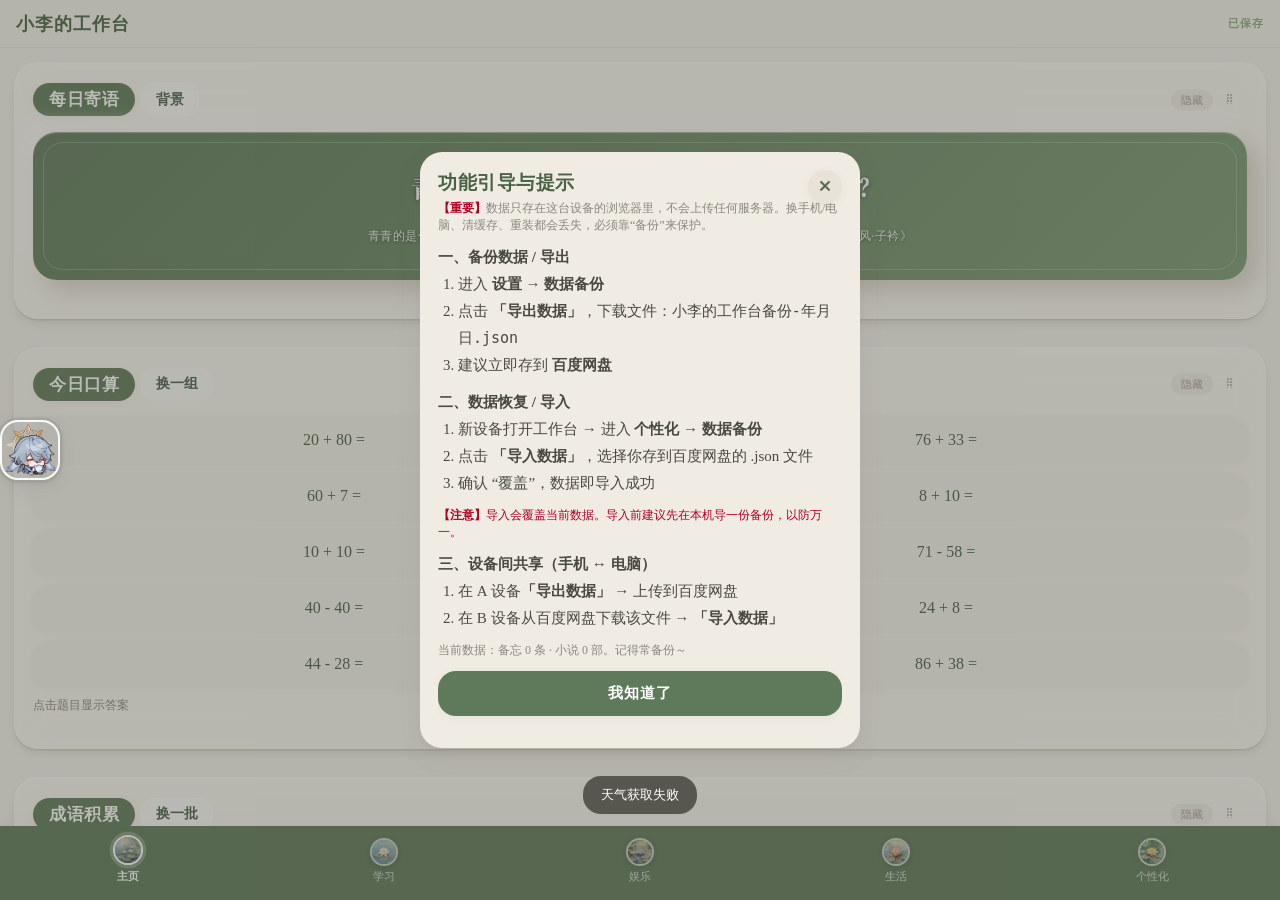
<file: index.html>
<!DOCTYPE html>
<html lang="zh-CN">
<head>
<meta charset="UTF-8">
<meta name="viewport" content="width=device-width, initial-scale=1.0, maximum-scale=1.0, user-scalable=no, viewport-fit=cover">
<meta http-equiv="Cache-Control" content="no-store, no-cache, must-revalidate">
<meta http-equiv="Pragma" content="no-cache">
<meta http-equiv="Expires" content="0">
<meta name="theme-color" content="#7b9a73">
<meta name="mobile-web-app-capable" content="yes">
<meta name="apple-mobile-web-app-capable" content="yes">
<meta name="apple-mobile-web-app-status-bar-style" content="default">
<meta name="apple-mobile-web-app-title" content="小李的工作台">
<title>小李的工作台</title>
<link rel="manifest" href="manifest.json?v=20260803i">
<link rel="stylesheet" href="style.css?v=20260905a">
</head>
<body>
<div id="bg-layer"></div>
<header id="topbar">
  <span id="top-title">小李的工作台</span>
  <span id="save-state" class="saved">已保存</span>
</header>

<main id="screen">
  <!-- ============ 主页 ============ -->
  <section class="page" id="page-home" data-page="home">
    <div id="home-modules">
    <div class="card home-card" data-hm="quote" id="hm-quote">
      <div class="home-card-head"><span class="card-title">每日寄语</span><button class="mini-btn" id="hm-quote-bg" title="设置卡片背景">背景</button><button class="hm-hide" data-hm-hide="quote" title="隐藏此模块">隐藏</button><span class="hm-drag" title="拖拽排序">⠿</span></div>
      <div class="home-card-body"><div class="home-quote" id="home-quote">
      <div id="home-quote-text">—— 每日寄语 ——</div>
      <div id="home-quote-explain" class="home-quote-explain"></div>
    </div></div>
    </div>
    <div class="card home-card" data-hm="math" id="hm-math">
      <div class="home-card-head"><span class="card-title">今日口算</span> <button class="mini-btn" id="math-refresh">换一组</button><button class="hm-hide" data-hm-hide="math" title="隐藏此模块">隐藏</button><span class="hm-drag" title="拖拽排序">⠿</span></div>
      <div class="home-card-body"><div id="math-grid" class="math-grid"></div>
      <p class="hint">点击题目显示答案</p></div>
    </div>
    <div class="card home-card" data-hm="idiom" id="hm-idiom">
      <div class="home-card-head"><span class="card-title">成语积累</span> <button class="mini-btn" id="idiom-refresh">换一批</button><button class="hm-hide" data-hm-hide="idiom" title="隐藏此模块">隐藏</button><span class="hm-drag" title="拖拽排序">⠿</span></div>
      <div class="home-card-body"><div id="idiom-body" class="fact-list"></div></div>
    </div>
    <div class="card home-card" data-hm="knowledge" id="hm-knowledge">
      <div class="home-card-head"><span class="card-title">常识 · 时政</span> <button class="mini-btn" id="know-refresh">换一批</button><button class="hm-hide" data-hm-hide="knowledge" title="隐藏此模块">隐藏</button><span class="hm-drag" title="拖拽排序">⠿</span></div>
      <div class="home-card-body"><div id="know-body" class="fact-list"></div></div>
    </div>
    <div class="card home-card" data-hm="thumbs" id="hm-thumbs">
      <div class="home-card-head"><span class="card-title">生活速览</span> <button class="mini-btn" id="home-thumb-pick">选择模块</button><button class="hm-hide" data-hm-hide="thumbs" title="隐藏此模块">隐藏</button><span class="hm-drag" title="拖拽排序">⠿</span></div>
      <div class="home-card-body"><div id="home-thumbs" class="home-thumbs"></div></div>
    </div>
    <div class="card home-card" data-hm="quickadd" id="hm-quickadd">
      <div class="home-card-head"><span class="card-title">快速记一笔</span> <button class="mini-btn" id="qa-toggle" title="显示/隐藏按钮">编辑</button><button class="hm-hide" data-hm-hide="quickadd" title="隐藏此模块">隐藏</button><span class="hm-drag" title="拖拽排序">⠿</span></div>
      <div class="home-card-body"><div id="home-quick-add" class="quick-add-grid">
        <button class="qa-btn" id="qa-memo">备忘</button>
        <button class="qa-btn" id="qa-weight">体重</button>
        <button class="qa-btn" id="qa-period">经期</button>
        <button class="qa-btn" id="qa-account">记账</button>
        <button class="qa-btn" id="qa-todo">待办</button>
        <button class="qa-btn" id="qa-sleep">睡眠</button>
      </div></div>
    </div>
    <div class="card home-card" data-hm="countdown" id="hm-countdown">
      <div class="home-card-head"><span class="card-title">倒计时</span> <button class="mini-btn" id="cd-add" title="新建倒计时">+</button><button class="hm-hide" data-hm-hide="countdown" title="隐藏此模块">隐藏</button><span class="hm-drag" title="拖拽排序">⠿</span></div>
      <div class="home-card-body"><div id="cd-list" class="cd-list"></div></div>
    </div>
    </div><!-- /home-modules：仅包含卡片，排序逻辑只动卡片 -->
    <!-- 已隐藏模块回收区（在卡片区下方） -->
    <div class="hm-hidden-zone" id="hm-hidden-zone" style="display:none"></div>
    <!-- 公考版/日常版 切换（最底端，底部导航上方） -->
    <div class="su-switch" id="home-layout-switch">
      <button class="su-switch-btn kaokao" id="su-btn-kaokao">公考版</button>
      <button class="su-switch-btn daily" id="su-btn-daily">日常版</button>
    </div>
  </section>

  <!-- ============ 学习 ============ -->
  <section class="page" id="page-study" data-page="study" hidden>
    <div class="layout">
      <div class="main-work" id="study-main">
        <div class="module-head" id="module-head">
          <span id="module-name">请选择模块</span>
          <span class="module-dot" id="module-dot"></span>
        </div>
        <div class="phase-tabs" id="study-phase-tabs">
          <button class="phase active" data-phase="basic">基础学习</button>
          <button class="phase" data-phase="improve">提升阶段</button>
        </div>
        <div class="study-btn-row">
        <button class="btn-primary" id="study-add">+ 新建</button>
        </div>
        <div class="study-btn-row">
        <button class="btn-secondary" id="study-quick" style="width:100%;" title="快捷创建：课程/试卷快速记录">快捷创建</button>
        </div>
        <ul class="item-list" id="study-list"></ul>
      </div>
    </div>
  </section>

  <!-- ============ 娱乐 ============ -->
  <section class="page" id="page-ent" data-page="ent" hidden>
    <div class="sub-tabs" id="ent-subtabs">
      <button class="sub active" data-sub="novel">小说</button>
      <button class="sub" data-sub="archive">文包目录</button>
      <button class="sub" data-sub="insp">灵感</button>
    </div>
    <div id="ent-novel">
      <div class="layout">
        <div class="main-work" id="novel-main">
          <div class="novel-toolbar"><button class="tag-admin-btn" id="ent-color">取色</button><button class="tag-admin-btn" id="n-tag-manage-top">标签管理</button></div>
          <div class="search-bar">
            <input type="text" id="novel-search" placeholder="搜索小说名称…">
          </div>
          <button class="btn-primary" id="n-add" style="margin:0 0 10px;">+ 添加小说</button>
          <ul class="item-list" id="novel-list"></ul>
        </div>
      </div>
    </div>
    <div id="ent-insp" hidden>
      <div class="card">
        <div class="card-title">添加灵感</div>
        <input id="insp-title" placeholder="灵感标题">
        <button class="btn-primary" id="insp-add">新建条目</button>
      </div>
      <ul class="item-list" id="insp-list"></ul>
    </div>
    <div id="ent-archive" hidden>
      <div class="sub-tabs" id="arch-subtabs" style="margin-bottom:12px">
        <button class="sub active" data-arch-sub="single">单本</button>
        <button class="sub" data-arch-sub="pack">文包</button>
      </div>
      <div id="arch-single">
        <div class="card">
          <div class="card-title">收一本（只读简介 / 未系统阅读）</div>
          <textarea id="single-input" placeholder="把文件名或百度网盘分享链接（含《书名》）粘进来…" style="width:100%;height:72px;box-sizing:border-box"></textarea>
          <button class="btn-primary" id="single-parse" style="margin-top:8px;width:100%">识别并保存</button>
          <div id="single-preview" style="margin-top:10px"></div>
        </div>
        <ul class="item-list" id="single-list"></ul>
      </div>
      <div id="arch-pack" hidden>
        <div class="card">
          <div class="card-title">解析压缩包目录</div>
          <div style="display:flex;gap:8px;margin-bottom:8px">
            <button class="btn-primary" id="pack-pick">选压缩包</button>
          </div>
          <p style="font-size:11px;color:#8aa885;margin:0 0 8px">支持 zip / dzip / tar / iso 递归剥嵌套</p>
          <input type="file" id="pack-file" accept=".zip,.dzip,.tar,.iso,.tgz,.gz" multiple style="display:none">
          <div id="pack-preview" style="margin-top:8px"></div>
        </div>
        <input type="text" id="archive-search" placeholder="搜书名/作者，反查在哪个压缩包" style="width:100%;padding:11px 14px;border-radius:14px;border:1px solid #c8d8c3;box-sizing:border-box;margin:10px 0">
        <div id="archive-search-result"></div>
        <div id="archive-list"></div>
      </div>
    </div>
  </section>

  <!-- ============ 生活 ============ -->
  <section class="page" id="page-life" data-page="life" hidden>
    <div class="layout">
      <div class="main-work" id="life-main">
        <div id="life-detail"><p class="hint">从左侧选择功能</p></div>
      </div>
    </div>
  </section>

  <!-- ============ 个性化 ============ -->
  <section class="page" id="page-settings" data-page="settings" hidden>
    <div class="card">
    <div class="card-title">个性化设置</div>

    <!-- 一、外观 -->
    <div class="set-group">
      <div class="set-group-title">一、外观</div>
      <div class="set-row"><span>图标风格</span>
        <select id="set-icon"><option value="guofeng">简笔小花</option><option value="oil">油画睡莲</option><option value="weiding">未定事件簿</option></select>
      </div>
      <div class="set-row"><span>字体大小</span><input type="range" id="set-fontsize" min="10" max="24" step="1" style="width:55%;"><span id="set-fontsize-v" style="font-size:12px;min-width:28px;text-align:right;">15px</span></div>
      <div class="set-row"><span>界面风格</span><button class="mini-btn" id="set-navcolor">取色</button></div>
    </div>

    <!-- 二、底图背景 -->
    <div class="set-group">
      <div class="set-group-title">二、底图背景</div>
      <div class="set-row"><span>全局底图背景</span><button class="mini-btn" id="set-globalbg">设置</button></div>
      <div class="set-row"><span>首页区底图</span><button class="mini-btn set-region-reset" data-region="home">跟随全局</button><button class="mini-btn" id="set-regionbg-home">设置</button></div>
      <div class="set-row"><span>学习区底图</span><button class="mini-btn set-region-reset" data-region="study">跟随全局</button><button class="mini-btn" id="set-regionbg-study">设置</button></div>
      <div class="set-row"><span>娱乐区底图</span><button class="mini-btn set-region-reset" data-region="ent">跟随全局</button><button class="mini-btn" id="set-regionbg-ent">设置</button></div>
      <div class="set-row"><span>生活区底图</span><button class="mini-btn set-region-reset" data-region="life">跟随全局</button><button class="mini-btn" id="set-regionbg-life">设置</button></div>
      <div class="set-row"><span>个性区底图</span><button class="mini-btn set-region-reset" data-region="settings">跟随全局</button><button class="mini-btn" id="set-regionbg-settings">设置</button></div>
    </div>

    <!-- 三、导航窗格与悬浮球 -->
    <div class="set-group">
      <div class="set-group-title">三、导航窗格与悬浮球</div>
      <div class="set-row set-fold"><span>导航窗格</span>
        <select id="set-navmode">
          <option value="strip">侧边弹窗</option>
          <option value="float">底部弹窗</option>
        </select>
      </div>
      <div class="set-sub-title">图柄设置</div>
      <div class="set-row"><span>悬浮球模式</span>
        <select id="set-handicon">
          <option value="default">星期日</option>
          <option value="custom">自定义图片</option>
        </select>
      </div>
      <div class="set-row" style="flex-wrap:wrap;"><span>更换图片</span>
        <button class="mini-btn" id="set-handicon-file">选择并裁剪图片</button>
      </div>
      <div class="set-row"><span>悬浮球大小</span><input type="range" id="set-handsize" min="36" max="120" step="2" style="width:55%;"><span id="handsize-val" style="font-size:12px;color:#8fa382;min-width:36px;text-align:right;">60px</span></div>
      <div class="set-row"><span>悬浮球形状</span>
        <select id="set-handshape">
          <option value="circle">圆形</option>
          <option value="rounded">圆角方形</option>
          <option value="square">方角方形</option>
        </select>
      </div>
      <div class="set-row" style="flex-wrap:wrap;"><span>侧边弹窗位置</span>
        <button class="mini-btn" id="set-drawer-reset">重置到默认位置</button>
      </div>
      <div class="set-row" style="flex-wrap:wrap;"><span>底部弹窗位置</span>
        <button class="mini-btn" id="set-float-reset">重置到默认位置</button>
      </div>
    </div>

    <!-- 四、清透微磨砂 -->
    <div class="set-group">
      <div class="set-group-title">四、清透微磨砂</div>
      <div class="set-row"><span>清透程度</span><input type="range" id="set-glassop" min="0" max="100" step="1" style="width:55%;"></div>
      <div class="set-row set-glass-region set-fold"><span class="set-label-wrap">区域开关</span>
        <span class="glass-checks">
          <label><input type="checkbox" class="set-glass" value="home" checked> 首页</label>
          <label><input type="checkbox" class="set-glass" value="study" checked> 学习</label>
          <label><input type="checkbox" class="set-glass" value="ent" checked> 娱乐</label>
          <label><input type="checkbox" class="set-glass" value="life" checked> 生活</label>
          <label><input type="checkbox" class="set-glass" value="settings" checked> 个性化</label>
        </span>
      </div>
    </div>

    <!-- 五、首页布局 -->
    <div class="set-group">
      <div class="set-group-title">五、首页布局</div>
      <div class="set-row"><span>主页模块顺序</span><button class="mini-btn" id="set-hmorder">排版</button></div>
      <div class="set-row set-tabs-row set-fold"><span>显示栏目</span>
        <span class="tab-checks">
          <label><input type="checkbox" class="set-tab" value="study" checked> 学习</label>
          <label><input type="checkbox" class="set-tab" value="ent" checked> 娱乐</label>
          <label><input type="checkbox" class="set-tab" value="life" checked> 生活</label>
        </span>
      </div>
    </div>

    <!-- 六、数据与辅助功能 -->
    <div class="set-group">
      <div class="set-group-title">六、数据与辅助功能</div>

      <div class="set-sub" style="display:flex;align-items:center;justify-content:space-between;">云端同步（Supabase）<button class="mini-btn" id="set-cloud-view">查看</button></div>
      <div class="set-row" style="flex-wrap:wrap;"><span>Project URL</span><input type="text" id="set-cloud-url" placeholder="https://xxxxx.supabase.co" style="flex:1 1 100%;margin-top:6px;font-size:12px;"></div>
      <div class="set-row" style="flex-wrap:wrap;"><span>anon / publishable key</span><input type="password" id="set-cloud-key" placeholder="eyJ... 或 sb_publishable_..." style="flex:1 1 100%;margin-top:6px;font-size:12px;"></div>
      <div class="set-row" style="flex-wrap:wrap;"><span>同步码</span><input type="password" id="set-cloud-code" placeholder="用于加密/解密数据的 8 位以上密码" style="flex:1 1 100%;margin-top:6px;font-size:12px;"></div>
      <div class="set-row set-clear-group">
        <button class="mini-btn" id="set-cloud-test">保存链接并测试</button>
        <button class="mini-btn" id="set-cloud-push">推送同步</button>
        <button class="mini-btn" id="set-cloud-pull">拉取同步</button>
        <span id="set-cloud-status" style="font-size:12px;color:#8a8a8a;align-self:center;">未配置</span>
      </div>
      <div id="set-cloud-conflicts"></div>
      <p class="hint">同步采用「按记录合并」模式：电脑与手机各自新增的内容会自动合集，不会互相覆盖丢失；仅当同一笔记录两端都修改时以最新一次为准。同步码用于端到端加密，Supabase 服务端只存储密文；两端使用相同同步码才能互相解密。</p>

      <div class="set-sub">数据存储与管理</div>
      <div class="set-row set-clear-group">
        <button class="mini-btn warn" id="set-clear-records">清空工作区</button>
        <button class="mini-btn warn" id="set-clear-personal">清空个性化图片与设置</button>
        <button class="mini-btn danger" id="set-clear">清空全部数据</button>
        <button class="mini-btn" id="data-view">查看</button>
      </div>
      <div class="set-row set-clear-group">
        <button class="mini-btn" id="set-clear-cache">清理存储缓存</button>
        <span style="font-size:12px;color:#8a8a8a;align-self:center;">仅清冗余缓存，不删你的数据</span>
      </div>
      <p class="hint">点「查看」了解数据存储方式与三种清空的区别。若提示"存储空间已满"，先点「清理存储缓存」释放空间。</p>

      <div class="set-sub">备份数据 / 导出</div>
      <div class="set-row set-backup-row">
        <button class="mini-btn" id="set-export">导出数据</button>
        <button class="mini-btn" id="export-view">查看</button>
      </div>

      <div class="set-sub">恢复数据 / 导入</div>
      <div class="set-row set-backup-row">
        <button class="mini-btn" id="set-import">导入数据</button>
        <input type="file" id="set-import-file" accept=".json,application/json" hidden>
        <button class="mini-btn" id="import-view">查看</button>
      </div>
    </div>

    </div>
  </section>
</main>

<div id="nav-float-btn" class="nav-float-btn" hidden></div>
<button id="nav-drawer-handle" class="nav-drawer-handle" hidden aria-label="打开导航"><img class="ndh-img" src="assets/nav-handle/head.png" alt="导航"></button>

<nav id="bottombar"></nav>

<div id="toast"></div>
<div id="modal" class="modal" hidden><div class="modal-box" id="modal-box"></div></div>

<div id="coll-drawer" class="coll-drawer" hidden>
  <div class="coll-drawer-overlay" id="coll-drawer-overlay"></div>
  <div class="coll-drawer-sheet">
    <div class="coll-drawer-handle"></div>
    <div id="coll-drawer-content"></div>
  </div>
</div>

<script src="app.life.fixed.js?v=20260905a"></script>
</body>
</html>
</file>
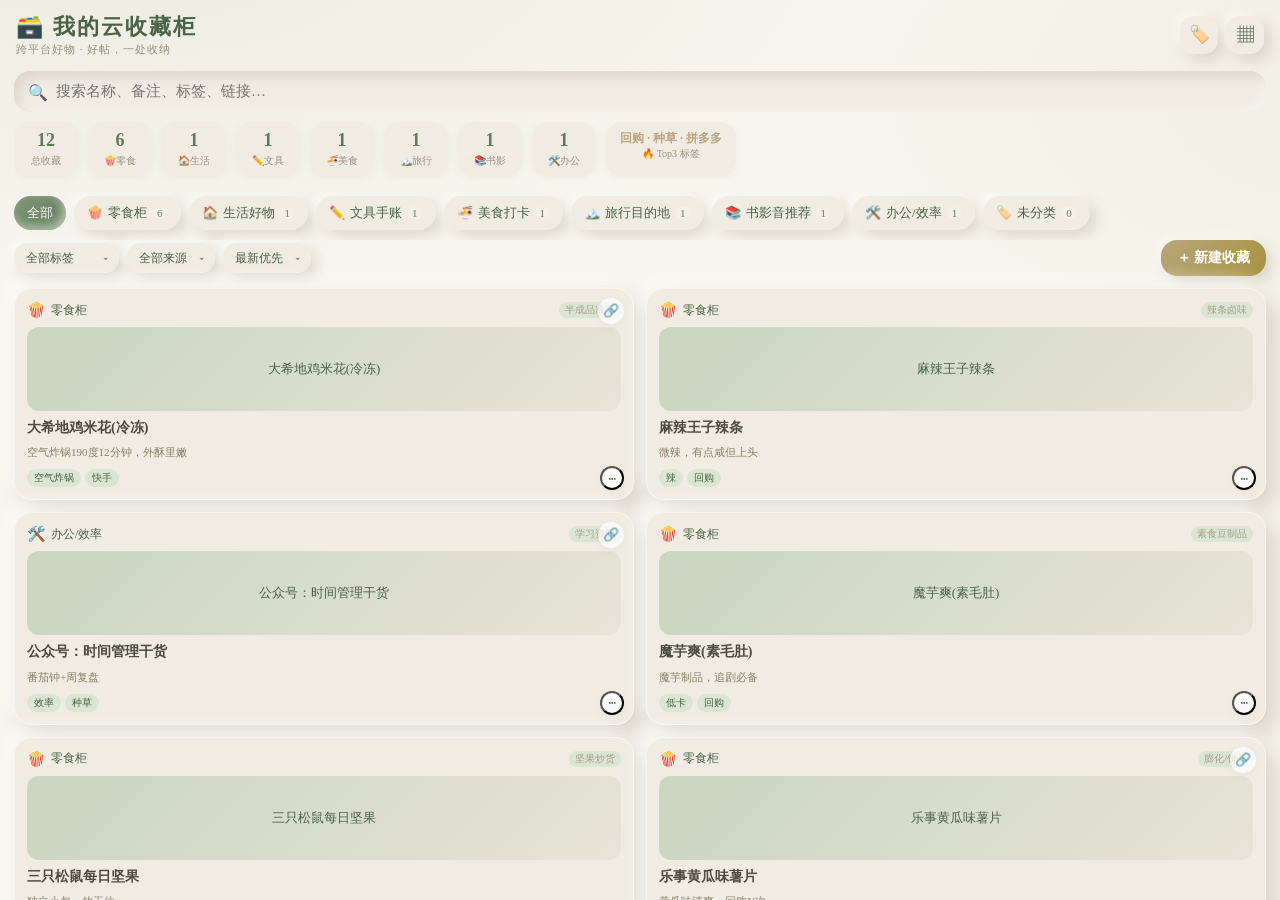
<file: cloud-collection.html>
<!DOCTYPE html>
<html lang="zh-CN">
<head>
<meta charset="UTF-8">
<meta name="viewport" content="width=device-width, initial-scale=1.0, maximum-scale=1.0, user-scalable=no">
<title>我的云收藏柜</title>
<style>
  :root{
    --cream:#f7f5ed; --cream2:#f0ece3; --cream3:#e8e3d8;
    --green:#7b9a73; --green-deep:#5f7a5a; --green-dark:#4a6246; --green-pale:#dbe5d3; --green-mist:#c9d6c0;
    --ink:#4a4a42; --gold:#b8a67d; --red:#b87a72; --blue:#6f93b8;
    --font-base:15px;
    --clay-radius:24px; --clay-r2:18px;
    --shadow:0 4px 14px rgba(95,90,75,.08);
    --shadow-sm:0 2px 8px rgba(95,90,75,.06);
    --shadow-lg:0 8px 26px rgba(95,90,75,.10);
    --clay-out:10px 10px 22px rgba(154,144,130,.32), -8px -8px 18px rgba(255,255,255,.6);
    --clay-in:inset 5px 5px 12px rgba(154,144,130,.25), inset -4px -4px 10px rgba(255,255,255,.5);
    --clay-btn:6px 6px 14px rgba(154,144,130,.28), -4px -4px 10px rgba(255,255,255,.55);
    --ui-font:"Noto Serif SC","Songti SC","STSong","SimSun","宋体",serif;
  }
  *{box-sizing:border-box;-webkit-tap-highlight-color:transparent;}
  html,body{margin:0;padding:0;height:100%;}
  body{
    font-family:var(--ui-font); font-size:var(--font-base); color:var(--ink);
    background:var(--cream); background-image:
      radial-gradient(1200px 600px at 10% -10%, rgba(123,154,115,.10), transparent 60%),
      radial-gradient(1000px 500px at 110% 10%, rgba(184,166,125,.10), transparent 55%);
    display:flex; flex-direction:column; height:100vh; overflow:hidden;
  }
  /* 顶栏 */
  .topbar{
    flex:0 0 auto; padding:12px 16px 8px; display:flex; align-items:center; justify-content:space-between;
  }
  .topbar h1{font-size:22px; margin:0; color:var(--green-dark); letter-spacing:2px; font-weight:700;}
  .topbar .sub{font-size:11px; color:#9a917f; letter-spacing:1px;}
  .top-actions{display:flex; gap:8px;}
  .icon-btn{
    width:38px; height:38px; border:none; border-radius:14px; background:var(--cream2);
    box-shadow:var(--clay-btn); color:var(--green-dark); font-size:17px; cursor:pointer; display:flex; align-items:center; justify-content:center;
    transition:transform .12s;
  }
  .icon-btn:active{transform:scale(.93); border-radius:14px;}
  .icon-btn.on{background:linear-gradient(135deg,var(--green),var(--green-deep)); color:#fff;}

  .screen{flex:1 1 auto; overflow-y:auto; padding:0 14px 20px; -webkit-overflow-scrolling:touch;}

  /* 搜索 */
  .search-bar{position:relative; margin:6px 0 10px;}
  .search-bar input{
    width:100%; border:none; border-radius:16px; padding:12px 40px 12px 42px; font-size:15px;
    background:var(--cream2); box-shadow:var(--clay-in); color:var(--ink); font-family:var(--ui-font);
  }
  .search-bar input:focus{outline:none;}
  .search-bar .s-ico{position:absolute; left:14px; top:50%; transform:translateY(-50%); color:var(--green); font-size:16px;}
  .search-bar .s-clear{position:absolute; right:12px; top:50%; transform:translateY(-50%); color:#b9b0a2; cursor:pointer; font-size:18px;}

  /* 统计 */
  .stats{
    display:flex; gap:10px; margin-bottom:12px; overflow-x:auto; padding-bottom:4px;
  }
  .stat-pill{
    flex:0 0 auto; background:var(--cream2); border-radius:16px; padding:8px 14px; box-shadow:var(--shadow-sm);
    text-align:center; min-width:64px;
  }
  .stat-pill b{display:block; font-size:18px; color:var(--green-deep);}
  .stat-pill span{font-size:10px; color:#9a917f;}
  .stat-pill.toptags b{font-size:12px; color:var(--gold); line-height:1.4;}
  .stat-pill.toptags span{display:block;}

  /* 分类 Tab 栏 */
  .cat-tabs{display:flex; gap:8px; overflow-x:auto; padding:4px 0 10px; -webkit-overflow-scrolling:touch;}
  .cat-tab{
    flex:0 0 auto; border:none; border-radius:18px; padding:8px 13px; font-size:13px; color:var(--green-dark);
    background:var(--cream2); box-shadow:var(--clay-btn); cursor:pointer; display:flex; align-items:center; gap:5px;
    white-space:nowrap; transition:transform .12s, background .15s; font-family:var(--ui-font);
  }
  .cat-tab:active{transform:scale(.95);}
  .cat-tab.active{background:linear-gradient(135deg,var(--green),var(--green-deep)); color:#fff; box-shadow:var(--clay-in);}
  .cat-tab .cnt{font-size:11px; opacity:.8; background:rgba(255,255,255,.25); border-radius:8px; padding:0 5px;}

  /* 筛选条 */
  .filters{display:flex; gap:8px; margin-bottom:12px; flex-wrap:wrap; align-items:center;}
  .fselect{position:relative;}
  .fselect select{
    appearance:none; border:none; border-radius:14px; padding:8px 28px 8px 12px; font-size:12px; color:var(--green-dark);
    background:var(--cream2); box-shadow:var(--clay-btn); font-family:var(--ui-font); cursor:pointer;
  }
  .fselect::after{content:"▾"; position:absolute; right:10px; top:50%; transform:translateY(-50%); color:var(--green); font-size:11px; pointer-events:none;}
  .chip-reset{
    border:none; border-radius:14px; padding:8px 12px; font-size:12px; color:var(--red);
    background:var(--cream2); box-shadow:var(--clay-btn); cursor:pointer;
  }
  .spacer{flex:1;}
  .add-btn{
    border:none; border-radius:16px; padding:9px 16px; font-size:14px; color:#fff; font-weight:600;
    background:linear-gradient(135deg,var(--gold),#a8923f); box-shadow:var(--clay-btn); cursor:pointer;
    display:flex; align-items:center; gap:5px; font-family:var(--ui-font);
  }
  .add-btn:active{transform:scale(.96);}

  /* 卡片网格 */
  .grid{display:grid; grid-template-columns:repeat(2,1fr); gap:12px;}
  .item-card{
    background:var(--cream2); border-radius:var(--clay-r2); padding:12px; box-shadow:var(--clay-out);
    position:relative; cursor:pointer; display:flex; flex-direction:column; gap:8px; transition:transform .12s;
    border:1px solid rgba(255,255,255,.5);
  }
  .item-card:active{transform:scale(.97);}
  .item-card .cat-head{display:flex; align-items:center; gap:5px; font-size:12px; color:var(--green-dark);}
  .item-card .cat-head .ci{font-size:15px;}
  .item-card .cat-head .sub{margin-left:auto; font-size:10px; color:#a89e8a; background:var(--green-pale); border-radius:8px; padding:1px 6px;}
  .item-card .thumb{width:100%; height:84px; border-radius:12px; object-fit:cover; background:var(--cream3);}
  .item-card .no-thumb{
    width:100%; height:84px; border-radius:12px; background:linear-gradient(135deg,var(--green-mist),var(--cream3));
    display:flex; align-items:center; justify-content:center; color:var(--green-dark); font-size:13px; text-align:center; padding:6px;
  }
  .item-card .nm{font-size:14px; font-weight:600; color:var(--ink); line-height:1.3; word-break:break-word;}
  .item-card .note{font-size:11px; color:#8a8068; line-height:1.3; max-height:30px; overflow:hidden;}
  .item-card .tags{display:flex; gap:4px; flex-wrap:wrap; margin-top:2px;}
  .tag{
    font-size:10px; color:var(--green-dark); background:var(--green-pale); border-radius:9px; padding:2px 7px;
    border:none; cursor:pointer; font-family:var(--ui-font);
  }
  .tag.more{background:transparent; color:#a89e8a; box-shadow:none;}
  .item-card .link-ico{
    position:absolute; top:9px; right:9px; width:26px; height:26px; border-radius:50%; background:rgba(255,255,255,.7);
    display:flex; align-items:center; justify-content:center; color:var(--blue); font-size:13px; box-shadow:var(--shadow-sm); text-decoration:none;
  }
  .item-card .more-ico{
    position:absolute; bottom:9px; right:9px; width:24px; height:24px; border-radius:50%; background:rgba(255,255,255,.7);
    display:flex; align-items:center; justify-content:center; color:var(--green-dark); font-size:13px; box-shadow:var(--shadow-sm);
  }

  /* 列表视图 */
  .list-view .item-row{
    background:var(--cream2); border-radius:16px; padding:10px 12px; box-shadow:var(--shadow-sm); margin-bottom:10px;
    display:flex; gap:10px; align-items:center; cursor:pointer; border:1px solid rgba(255,255,255,.5);
  }
  .list-view .item-row .li-thumb{width:46px; height:46px; border-radius:12px; object-fit:cover; flex:0 0 auto; background:var(--cream3);}
  .list-view .item-row .li-main{flex:1; min-width:0;}
  .list-view .item-row .li-nm{font-size:14px; font-weight:600; color:var(--ink); white-space:nowrap; overflow:hidden; text-overflow:ellipsis;}
  .list-view .item-row .li-meta{font-size:11px; color:#8a8068; white-space:nowrap; overflow:hidden; text-overflow:ellipsis;}
  .list-view .item-row .li-tags{display:flex; gap:4px; margin-top:3px;}
  .list-view .item-row .li-tags .tag{font-size:9px; padding:1px 6px;}

  .empty{
    text-align:center; color:#a89e8a; padding:50px 20px; font-size:13px; line-height:1.8;
  }
  .empty .big{font-size:40px; display:block; margin-bottom:10px;}

  /* 遮罩 + 抽屉/弹窗 */
  .overlay{position:fixed; inset:0; background:rgba(74,74,66,.42); z-index:50; display:none; align-items:flex-end; justify-content:center;}
  .overlay.show{display:flex; animation:fade .2s;}
  .overlay.center{align-items:center;}
  @keyframes fade{from{opacity:0}to{opacity:1}}
  .sheet{
    background:var(--cream); width:100%; max-width:520px; border-radius:26px 26px 0 0; padding:18px 18px 26px;
    box-shadow:var(--shadow-lg); max-height:92vh; overflow-y:auto; animation:slideup .25s;
  }
  .overlay.center .sheet{border-radius:26px; max-height:86vh;}
  @keyframes slideup{from{transform:translateY(40px); opacity:.6}to{transform:translateY(0); opacity:1}}
  .sheet h3{margin:0 0 14px; color:var(--green-dark); font-size:18px; letter-spacing:1px;}
  .sheet .close-x{float:right; font-size:20px; color:#b9b0a2; cursor:pointer; margin-top:-6px;}

  /* 表单 */
  .field{margin-bottom:13px;}
  .field label{display:block; font-size:12px; color:var(--green-dark); margin-bottom:5px; font-weight:600;}
  .field input[type=text], .field textarea, .field select{
    width:100%; border:none; border-radius:14px; padding:11px 13px; font-size:14px; background:var(--cream2);
    box-shadow:var(--clay-in); color:var(--ink); font-family:var(--ui-font);
  }
  .field textarea{resize:vertical; min-height:60px;}
  .field input:focus, .field textarea:focus, .field select:focus{outline:none; box-shadow:inset 3px 3px 7px rgba(154,144,130,.3), inset -3px -3px 7px rgba(255,255,255,.7);}
  .row2{display:flex; gap:10px;}
  .row2 .field{flex:1;}
  .img-pick{
    display:flex; align-items:center; gap:10px;
  }
  .img-pick .preview{width:64px; height:64px; border-radius:14px; object-fit:cover; background:var(--cream3); flex:0 0 auto;}
  .img-pick label.btn-upload{
    border:none; border-radius:14px; padding:9px 14px; font-size:13px; color:#fff; cursor:pointer;
    background:linear-gradient(135deg,var(--green),var(--green-deep)); box-shadow:var(--clay-btn); font-family:var(--ui-font);
  }
  .img-pick .rm-img{font-size:12px; color:var(--red); cursor:pointer; border:none; background:none;}
  .tag-input-wrap{display:flex; flex-wrap:wrap; gap:6px; align-items:center; background:var(--cream2); border-radius:14px; padding:8px; box-shadow:var(--clay-in);}
  .tag-input-wrap .tag{display:inline-flex; align-items:center; gap:4px;}
  .tag-input-wrap .tag .x{cursor:pointer; opacity:.7; font-size:11px;}
  .tag-input-wrap input{border:none; background:transparent; flex:1; min-width:80px; font-size:13px; font-family:var(--ui-font); color:var(--ink);}
  .tag-input-wrap input:focus{outline:none;}

  .form-actions{display:flex; gap:10px; margin-top:8px;}
  .btn-primary, .btn-secondary{
    flex:1; border:none; border-radius:16px; padding:13px; font-size:15px; font-weight:600; cursor:pointer; font-family:var(--ui-font);
  }
  .btn-primary{background:linear-gradient(135deg,var(--green),var(--green-deep)); color:#fff; box-shadow:var(--clay-btn);}
  .btn-secondary{background:var(--cream2); color:var(--green-dark); box-shadow:var(--clay-btn);}
  .btn-primary:active, .btn-secondary:active{transform:scale(.97);}

  /* 详情 */
  .d-cat{display:inline-flex; align-items:center; gap:5px; font-size:13px; color:var(--green-dark); background:var(--green-pale); border-radius:12px; padding:4px 10px; margin-bottom:10px;}
  .d-thumb{width:100%; max-height:220px; object-fit:cover; border-radius:16px; margin-bottom:10px; background:var(--cream3);}
  .d-name{font-size:20px; font-weight:700; color:var(--ink); margin-bottom:6px;}
  .d-meta{font-size:12px; color:#8a8068; margin-bottom:10px; line-height:1.7;}
  .d-meta a{color:var(--blue); word-break:break-all;}
  .d-note{font-size:14px; color:var(--ink); line-height:1.6; background:var(--cream2); border-radius:14px; padding:11px 13px; margin-bottom:10px; white-space:pre-wrap;}
  .d-tags{display:flex; gap:6px; flex-wrap:wrap; margin-bottom:14px;}

  /* 长按菜单 */
  .ctx-menu{
    position:fixed; z-index:80; background:var(--cream); border-radius:16px; padding:6px; box-shadow:var(--shadow-lg);
    min-width:150px; display:none; flex-direction:column;
  }
  .ctx-menu.show{display:flex; animation:fade .15s;}
  .ctx-menu button{
    border:none; background:none; text-align:left; padding:11px 14px; font-size:14px; color:var(--ink); border-radius:12px; cursor:pointer; font-family:var(--ui-font);
    display:flex; align-items:center; gap:8px;
  }
  .ctx-menu button:active{background:var(--cream2);}
  .ctx-menu button.danger{color:var(--red);}

  /* 标签管理 */
  .tag-mgr-item{display:flex; align-items:center; gap:10px; background:var(--cream2); border-radius:14px; padding:10px 12px; margin-bottom:8px; box-shadow:var(--shadow-sm);}
  .tag-mgr-item .tg-name{font-size:14px; color:var(--ink); flex:0 0 auto; cursor:pointer;}
  .tag-mgr-item .tg-cnt{font-size:11px; color:#fff; background:var(--green); border-radius:9px; padding:1px 8px;}
  .tag-mgr-item .tg-acts{margin-left:auto; display:flex; gap:6px;}
  .tag-mgr-item .tg-acts button{border:none; border-radius:10px; padding:5px 10px; font-size:12px; cursor:pointer; font-family:var(--ui-font);}
  .tg-acts .rename{background:var(--green-pale); color:var(--green-dark);}
  .tg-acts .merge{background:var(--gold); color:#fff;}
  .tg-acts .del{background:var(--red); color:#fff;}
  .tag-mgr-item.sel{outline:2px solid var(--green);}
  .batch-bar{display:flex; gap:8px; margin:6px 0 12px;}
  .batch-bar button{flex:1; border:none; border-radius:14px; padding:9px; font-size:13px; cursor:pointer; font-family:var(--ui-font);}
  .batch-bar .bm-merge{background:var(--gold); color:#fff;}
  .batch-bar .bm-del{background:var(--red); color:#fff;}
  .hint{font-size:11px; color:#9a917f; margin:4px 0 10px; line-height:1.6;}

  .toast{
    position:fixed; left:50%; bottom:80px; transform:translateX(-50%); background:rgba(74,98,70,.95); color:#fff;
    padding:10px 18px; border-radius:14px; font-size:13px; z-index:99; opacity:0; transition:opacity .2s; pointer-events:none; max-width:80%;
  }
  .toast.show{opacity:1;}
</style>
</head>
<body>
  <div class="topbar">
    <div>
      <h1>🗃️ 我的云收藏柜</h1>
      <div class="sub">跨平台好物 · 好帖，一处收纳</div>
    </div>
    <div class="top-actions">
      <button class="icon-btn" id="btn-tags" title="标签管理">🏷️</button>
      <button class="icon-btn" id="btn-view" title="切换视图">▦</button>
    </div>
  </div>

  <div class="screen">
    <div class="search-bar">
      <span class="s-ico">🔍</span>
      <input type="text" id="search" placeholder="搜索名称、备注、标签、链接…" autocomplete="off" spellcheck="false">
      <span class="s-clear" id="search-clear" style="display:none">✕</span>
    </div>

    <div class="stats" id="stats"></div>

    <div class="cat-tabs" id="cat-tabs"></div>

    <div class="filters">
      <div class="fselect"><select id="f-tag"><option value="">全部标签</option></select></div>
      <div class="fselect"><select id="f-source"><option value="">全部来源</option></select></div>
      <div class="fselect"><select id="f-sort">
        <option value="time-desc">最新优先</option>
        <option value="time-asc">最早优先</option>
        <option value="name">按名称</option>
      </select></div>
      <span class="spacer"></span>
      <button class="add-btn" id="btn-add">＋ 新建收藏</button>
    </div>

    <div id="list" class="grid"></div>
  </div>

  <!-- 编辑/新建 抽屉 -->
  <div class="overlay" id="ov-editor">
    <div class="sheet">
      <span class="close-x" data-close="ov-editor">✕</span>
      <h3 id="editor-title">新建收藏</h3>
      <div class="field">
        <label>名称 *</label>
        <input type="text" id="f-name" placeholder="例如：乐事黄瓜味薯片" maxlength="40" autocomplete="off">
      </div>
      <div class="row2">
        <div class="field">
          <label>一级分类 *</label>
          <select id="f-cat"></select>
        </div>
        <div class="field">
          <label>二级分类</label>
          <select id="f-sub"><option value="">不填</option></select>
        </div>
      </div>
      <div class="field">
        <label>标签（输入后按回车添加，支持多个）</label>
        <div class="tag-input-wrap" id="tag-wrap">
          <input type="text" id="f-tag-input" placeholder="如：回购、空气炸锅…">
        </div>
      </div>
      <div class="row2">
        <div class="field">
          <label>来源平台</label>
          <select id="f-source">
            <option value="">不填</option>
            <option>拼多多</option><option>淘宝</option><option>小红书</option>
            <option>公众号</option><option>其他</option>
          </select>
        </div>
        <div class="field">
          <label>链接</label>
          <input type="text" id="f-link" placeholder="拼多多/淘宝/小红书链接" autocomplete="off" spellcheck="false">
        </div>
      </div>
      <div class="field">
        <label>图片（商品图/帖子封面）</label>
        <div class="img-pick">
          <img class="preview" id="f-img-prev" style="display:none">
          <label class="btn-upload">选择图片<input type="file" id="f-img" accept="image/*" hidden></label>
          <button type="button" class="rm-img" id="f-img-rm" style="display:none">移除</button>
        </div>
      </div>
      <div class="field">
        <label>口味 / 备注</label>
        <textarea id="f-note" placeholder="例如：麻辣味，有点咸；这家店周二休息"></textarea>
      </div>
      <div class="form-actions">
        <button class="btn-secondary" data-close="ov-editor">取消</button>
        <button class="btn-primary" id="btn-save">保存</button>
      </div>
    </div>
  </div>

  <!-- 详情 -->
  <div class="overlay center" id="ov-detail">
    <div class="sheet" style="max-width:440px;">
      <span class="close-x" data-close="ov-detail">✕</span>
      <div id="detail-body"></div>
      <div class="form-actions">
        <button class="btn-secondary" id="btn-d-edit">编辑</button>
        <button class="btn-primary" id="btn-d-close" data-close="ov-detail">关闭</button>
      </div>
    </div>
  </div>

  <!-- 标签管理 -->
  <div class="overlay" id="ov-tagmgr">
    <div class="sheet">
      <span class="close-x" data-close="ov-tagmgr">✕</span>
      <h3>🏷️ 标签管理</h3>
      <div class="hint">按使用次数排序。点击标签名可筛选；批量勾选后可合并/删除（合并：把所选标签并入第一个）。</div>
      <div class="batch-bar">
        <button class="bm-merge" id="tg-batch-merge">合并所选 → 首个</button>
        <button class="bm-del" id="tg-batch-del">删除所选</button>
      </div>
      <div id="tagmgr-list"></div>
      <div class="form-actions">
        <button class="btn-secondary" data-close="ov-tagmgr">完成</button>
      </div>
    </div>
  </div>

  <!-- 移动分类 -->
  <div class="overlay center" id="ov-move">
    <div class="sheet" style="max-width:380px;">
      <span class="close-x" data-close="ov-move">✕</span>
      <h3>移动到分类</h3>
      <div id="move-list" style="display:flex; flex-direction:column; gap:8px;"></div>
    </div>
  </div>

  <div class="ctx-menu" id="ctx-menu"></div>
  <div class="toast" id="toast"></div>

<script>
(function(){
  "use strict";
  var STORE_KEY = "cloud_collection_v1";
  var CATS = [
    {key:"snack", icon:"🍿", name:"零食柜", subs:["膨化/饼干","糕点甜品","半成品冷冻","辣条卤味","素食豆制品","坚果炒货","糖果巧克力"]},
    {key:"life",  icon:"🏠", name:"生活好物", subs:["收纳整理","厨房用品","清洁工具","装饰摆件","床上用品"]},
    {key:"stationery", icon:"✏️", name:"文具手账", subs:["笔类","本子/纸张","贴纸/胶带","收纳","手账工具"]},
    {key:"food",  icon:"🍜", name:"美食打卡", subs:["火锅","烧烤","咖啡甜品","地方菜","小吃快餐"]},
    {key:"travel",icon:"🏔️", name:"旅行目的地", subs:["自然风光","城市漫步","古镇村落","海岛度假"]},
    {key:"media", icon:"📚", name:"书影音推荐", subs:["小说","影视剧","纪录片","播客/音乐"]},
    {key:"office",icon:"🛠️", name:"办公/效率", subs:["效率工具","办公好物","学习资源"]},
    {key:"uncat", icon:"🏷️", name:"未分类", subs:[]}
  ];
  var CAT_MAP = {}; CATS.forEach(function(c){ CAT_MAP[c.key]=c; });

  var state = { cat:"all", tag:"", source:"", sort:"time-desc", view:"card", q:"" };
  var items = [];
  var editingId = null;
  var draftTags = [];
  var draftImg = null;
  var ctxItemId = null;
  var moveItemId = null;

  // ---------- 存储 ----------
  function load(){
    try{
      var raw = localStorage.getItem(STORE_KEY);
      if(raw){ items = JSON.parse(raw); }
      else { items = seed(); save(); }
    }catch(e){ items = seed(); }
  }
  function save(){
    try{ localStorage.setItem(STORE_KEY, JSON.stringify(items)); }catch(e){ toast("保存失败：" + (e&&e.message||e)); }
  }
  function seed(){
    var now = Date.now();
    var mk = function(o){ o.id="s"+Math.random().toString(36).slice(2,9); o.createdAt=now-(Math.random()*9e8|0); return o; };
    return [
      mk({name:"乐事黄瓜味薯片", cat:"snack", sub:"膨化/饼干", tags:["回购","拼多多"], source:"拼多多", link:"https://mobile.yangkeduo.com/example1", note:"黄瓜味清爽，回购N次", img:null}),
      mk({name:"大希地鸡米花(冷冻)", cat:"snack", sub:"半成品冷冻", tags:["空气炸锅","快手"], source:"淘宝", link:"https://item.taobao.com/example2", note:"空气炸锅190度12分钟，外酥里嫩", img:null}),
      mk({name:"麻辣王子辣条", cat:"snack", sub:"辣条卤味", tags:["辣","回购"], source:"拼多多", link:"", note:"微辣，有点咸但上头", img:null}),
      mk({name:"小白心里软面包", cat:"snack", sub:"糕点甜品", tags:["早餐"], source:"淘宝", link:"", note:"松软不腻", img:null}),
      mk({name:"魔芋爽(素毛肚)", cat:"snack", sub:"素食豆制品", tags:["低卡","回购"], source:"拼多多", link:"", note:"魔芋制品，追剧必备", img:null}),
      mk({name:"三只松鼠每日坚果", cat:"snack", sub:"坚果炒货", tags:["办公室"], source:"淘宝", link:"", note:"独立小包，放工位", img:null}),
      mk({name:"小红书：上海咖啡店打卡合集", cat:"food", sub:"咖啡甜品", tags:["打卡","种草"], source:"小红书", link:"https://www.xiaohongshu.com/example7", note:"周末citywalk顺路喝", img:null}),
      mk({name:"故宫Citywalk路线", cat:"travel", sub:"城市漫步", tags:["种草","北京"], source:"小红书", link:"https://www.xiaohongshu.com/example8", note:"从东华门走到景山", img:null}),
      mk({name:"推荐小说《长安的荔枝》", cat:"media", sub:"小说", tags:["小说","已读"], source:"其他", link:"", note:"马伯庸，历史小长篇", img:null}),
      mk({name:"得力刷题笔0.5", cat:"stationery", sub:"笔类", tags:["办公","回购"], source:"淘宝", link:"", note:"st笔感顺滑", img:null}),
      mk({name:"可叠加收纳箱(透明)", cat:"life", sub:"收纳整理", tags:["租房","回购"], source:"拼多多", link:"", note:"衣柜上层利用", img:null}),
      mk({name:"公众号：时间管理干货", cat:"office", sub:"学习资源", tags:["效率","种草"], source:"公众号", link:"https://mp.weixin.qq.com/example12", note:"番茄钟+周复盘", img:null})
    ];
  }

  // ---------- 工具 ----------
  function $(id){ return document.getElementById(id); }
  function esc(s){ return String(s==null?"":s).replace(/[&<>"]/g,function(c){return {"&":"&amp;","<":"&lt;",">":"&gt;","\"":"&quot;"}[c];}); }
  function catOf(k){ return CAT_MAP[k] || CAT_MAP.uncat; }
  function toast(msg){ var t=$("toast"); t.textContent=msg; t.classList.add("show"); clearTimeout(t._t); t._t=setTimeout(function(){t.classList.remove("show");},1800); }

  function fileToResized(file, maxW, cb){
    var rd=new FileReader();
    rd.onload=function(){
      var img=new Image();
      img.onload=function(){
        var w=img.width,h=img.height; if(w>maxW){h=Math.round(h*maxW/w);w=maxW;}
        var cv=document.createElement("canvas"); cv.width=w; cv.height=h;
        cv.getContext("2d").drawImage(img,0,0,w,h);
        try{ cb(cv.toDataURL("image/jpeg",0.72)); }catch(e){ cb(rd.result); }
      };
      img.onerror=function(){ cb(rd.result); };
      img.src=rd.result;
    };
    rd.readAsDataURL(file);
  }

  function allTags(){
    var m={};
    items.forEach(function(it){ (it.tags||[]).forEach(function(t){ m[t]=(m[t]||0)+1; }); });
    return Object.keys(m).map(function(t){return {name:t,count:m[t]};}).sort(function(a,b){return b.count-a.count;});
  }
  function allSources(){
    var s={};
    items.forEach(function(it){ if(it.source) s[it.source]=1; });
    return Object.keys(s);
  }

  function getFiltered(){
    var q=state.q.trim().toLowerCase();
    var arr=items.filter(function(it){
      if(state.cat!=="all" && it.cat!==state.cat) return false;
      if(state.tag && (it.tags||[]).indexOf(state.tag)<0) return false;
      if(state.source && it.source!==state.source) return false;
      if(q){
        var hay=(it.name+" "+(it.note||"")+" "+(it.tags||[]).join(" ")+" "+(it.link||"")+" "+(it.sub||"")).toLowerCase();
        if(hay.indexOf(q)<0) return false;
      }
      return true;
    });
    arr.sort(function(a,b){
      if(state.sort==="name") return a.name.localeCompare(b.name,"zh");
      if(state.sort==="time-asc") return a.createdAt-b.createdAt;
      return b.createdAt-a.createdAt;
    });
    return arr;
  }

  // ---------- 渲染 ----------
  function renderStats(){
    var total=items.length;
    var perCat={}; items.forEach(function(it){ perCat[it.cat]=(perCat[it.cat]||0)+1; });
    var top=allTags().slice(0,3).map(function(t){return t.name;});
    var html="";
    html+='<div class="stat-pill"><b>'+total+'</b><span>总收藏</span></div>';
    CATS.forEach(function(c){
      if(c.key==="uncat" && !perCat.uncat) return;
      html+='<div class="stat-pill"><b>'+(perCat[c.key]||0)+'</b><span>'+c.icon+c.name.slice(0,2)+'</span></div>';
    });
    html+='<div class="stat-pill toptags"><b>'+(top.join(" · ")||"—")+'</b><span>🔥 Top3 标签</span></div>';
    $("stats").innerHTML=html;
  }

  function renderCatTabs(){
    var html='<button class="cat-tab'+(state.cat==="all"?" active":"")+'" data-cat="all">全部</button>';
    CATS.forEach(function(c){
      var cnt=items.filter(function(it){return it.cat===c.key;}).length;
      html+='<button class="cat-tab'+(state.cat===c.key?" active":"")+'" data-cat="'+c.key+'"><span class="ci">'+c.icon+'</span>'+esc(c.name)+'<span class="cnt">'+cnt+'</span></button>';
    });
    $("cat-tabs").innerHTML=html;
  }

  function renderFilters(){
    var tags=allTags(); var tg=$("f-tag");
    var cur=tg.value; tg.innerHTML='<option value="">全部标签</option>'+tags.map(function(t){return '<option value="'+esc(t.name)+'">'+esc(t.name)+' ('+t.count+')</option>';}).join("");
    if(tags.some(function(t){return t.name===cur;})) tg.value=cur; else { tg.value=""; state.tag=""; }
    var srcs=allSources(); var sf=$("f-source");
    var curs=sf.value; sf.innerHTML='<option value="">全部来源</option>'+srcs.map(function(s){return '<option value="'+esc(s)+'">'+esc(s)+'</option>';}).join("");
    if(srcs.indexOf(curs)>=0) sf.value=curs; else { sf.value=""; state.source=""; }
  }

  function renderTags(arr){
    if(!arr.length) return "";
    var shown=arr.slice(0,3); var extra=arr.length-3;
    return '<div class="tags">'+shown.map(function(t){return '<button class="tag" data-tag="'+esc(t)+'">'+esc(t)+'</button>';}).join("")
      +(extra>0?'<span class="tag more">+'+extra+'</span>':'')+'</div>';
  }

  function renderList(){
    var arr=getFiltered();
    var list=$("list");
    if(!arr.length){ list.className="grid"; list.innerHTML='<div class="empty" style="grid-column:1/-1"><span class="big">📭</span>这里还没有收藏<br>点右上角「＋ 新建收藏」开始收纳吧</div>'; return; }
    if(state.view==="list"){
      list.className="list-view";
      list.innerHTML=arr.map(function(it){
        var c=catOf(it.cat);
        var thumb=it.img?'<img class="li-thumb" src="'+it.img+'">':'<div class="li-thumb" style="display:flex;align-items:center;justify-content:center;font-size:18px">'+c.icon+'</div>';
        return '<div class="item-row" data-id="'+it.id+'">'+thumb
          +'<div class="li-main"><div class="li-nm">'+esc(it.name)+'</div>'
          +'<div class="li-meta">'+c.icon+' '+esc(c.name)+(it.sub?' · '+esc(it.sub):'')+(it.source?' · '+esc(it.source):'')+'</div>'
          +'<div class="li-tags">'+renderTags(it.tags||[])+'</div></div>'
          +'<button class="more-ico" data-more="'+it.id+'">⋯</button></div>';
      }).join("");
    }else{
      list.className="grid";
      list.innerHTML=arr.map(function(it){
        var c=catOf(it.cat);
        var thumb=it.img?'<img class="thumb" src="'+it.img+'">':'<div class="no-thumb">'+esc(it.name)+'</div>';
        var linkico=it.link?'<a class="link-ico" href="'+esc(it.link)+'" target="_blank" rel="noopener" data-link="1">🔗</a>':'';
        return '<div class="item-card" data-id="'+it.id+'">'+linkico
          +'<div class="cat-head"><span class="ci">'+c.icon+'</span>'+esc(c.name)+(it.sub?'<span class="sub">'+esc(it.sub)+'</span>':'')+'</div>'
          +thumb
          +'<div class="nm">'+esc(it.name)+'</div>'
          +(it.note?'<div class="note">'+esc(it.note)+'</div>':'')
          +renderTags(it.tags||[])
          +'<button class="more-ico" data-more="'+it.id+'">⋯</button></div>';
      }).join("");
    }
  }

  function renderAll(){ renderStats(); renderCatTabs(); renderFilters(); renderList(); }

  // ---------- 交互绑定 ----------
  $("cat-tabs").addEventListener("click", function(e){
    var b=e.target.closest(".cat-tab"); if(!b) return;
    state.cat=b.getAttribute("data-cat"); renderCatTabs(); renderList();
  });

  $("list").addEventListener("click", function(e){
    if(e.target.getAttribute("data-link")==="1") return; // 链接单独处理
    var more=e.target.closest("[data-more]");
    if(more){ e.stopPropagation(); openCtx(more.getAttribute("data-more"), more); return; }
    var card=e.target.closest("[data-id]"); if(!card) return;
    openDetail(card.getAttribute("data-id"));
  });

  $("search").addEventListener("input", function(){
    state.q=this.value; $("search-clear").style.display=this.value?"block":"none"; renderList();
  });
  $("search-clear").addEventListener("click", function(){ $("search").value=""; state.q=""; this.style.display="none"; renderList(); });

  $("f-tag").addEventListener("change", function(){ state.tag=this.value; renderList(); });
  $("f-source").addEventListener("change", function(){ state.source=this.value; renderList(); });
  $("f-sort").addEventListener("change", function(){ state.sort=this.value; renderList(); });

  $("btn-view").addEventListener("click", function(){
    state.view = state.view==="card" ? "list" : "card";
    this.classList.toggle("on", state.view==="list");
    this.textContent = state.view==="list" ? "▤" : "▦";
    renderList();
  });

  $("btn-add").addEventListener("click", function(){ openEditor(null); });
  $("btn-tags").addEventListener("click", openTagMgr);

  // 关闭遮罩
  document.querySelectorAll("[data-close]").forEach(function(el){
    el.addEventListener("click", function(){ $(el.getAttribute("data-close")).classList.remove("show"); });
  });
  document.querySelectorAll(".overlay").forEach(function(ov){
    ov.addEventListener("click", function(e){ if(e.target===ov) ov.classList.remove("show"); });
  });

  // ---------- 编辑/新建 ----------
  function fillCatSelect(){
    var sel=$("f-cat");
    sel.innerHTML=CATS.map(function(c){return '<option value="'+c.key+'">'+c.icon+' '+esc(c.name)+'</option>';}).join("");
  }
  function fillSubSelect(catKey){
    var sel=$("f-sub"); var c=catOf(catKey);
    sel.innerHTML='<option value="">不填</option>'+(c.subs||[]).map(function(s){return '<option value="'+esc(s)+'">'+esc(s)+'</option>';}).join("");
  }
  $("f-cat").addEventListener("change", function(){ fillSubSelect(this.value); });
  var isMobileCC = window.matchMedia && window.matchMedia("(pointer: coarse)").matches && window.matchMedia && window.matchMedia("(max-width: 600px)").matches;
  if (isMobileCC) {
    /* 移动端：输入框只是普通文本，保存时统一按逗号/空格拆分 */
    $("f-tag-input").placeholder = "多个标签可用逗号/空格分隔";
    $("f-tag-input").addEventListener("keydown", function(e){
      if (e.key === "Enter") { e.preventDefault(); this.blur(); }
    });
  } else {
    /* PC端：保持回车/空格即时添加 */
    $("f-tag-input").addEventListener("keydown", function(e){
      if(e.key==="Enter"||e.key===" "){ e.preventDefault(); addDraftTag(this.value); this.value=""; }
    });
    $("f-tag-input").addEventListener("blur", function(){ if(this.value.trim()){ addDraftTag(this.value); this.value=""; } });
  }
  function addDraftTag(v){
    v=v.trim(); if(!v) return;
    if(draftTags.indexOf(v)<0) draftTags.push(v);
    renderDraftTags();
  }
  function parseDraftTagsFromInput(){
    var raw = $("f-tag-input").value.trim();
    if (!raw) return;
    raw.split(/[,，\s]+/).map(function(s){ return s.trim(); }).filter(function(s){ return s; }).forEach(function(t){
      if (draftTags.indexOf(t) < 0) draftTags.push(t);
    });
    $("f-tag-input").value = "";
    renderDraftTags();
  }
  function renderDraftTags(){
    var wrap=$("tag-wrap"); var inp=$("f-tag-input");
    wrap.querySelectorAll(".tag").forEach(function(n){ n.remove(); });
    draftTags.forEach(function(t, i){
      var s=document.createElement("span"); s.className="tag"; s.innerHTML=esc(t)+' <span class="x">✕</span>';
      s.querySelector(".x").onclick=function(){ draftTags.splice(i,1); renderDraftTags(); };
      wrap.insertBefore(s, inp);
    });
  }
  $("f-img").addEventListener("change", function(){
    var f=this.files&&this.files[0]; if(!f) return;
    if(f.size>12*1024*1024){ toast("图片不能超过12MB"); return; }
    fileToResized(f, 600, function(d){ draftImg=d; $("f-img-prev").src=d; $("f-img-prev").style.display="block"; $("f-img-rm").style.display="inline"; });
  });
  $("f-img-rm").addEventListener("click", function(){ draftImg=null; this.style.display="none"; $("f-img-prev").style.display="none"; $("f-img").value=""; });

  function openEditor(id){
    editingId=id; draftImg=null; draftTags=[];
    fillCatSelect();
    $("editor-title").textContent = id ? "编辑收藏" : "新建收藏";
    if(id){
      var it=items.find(function(x){return x.id===id;});
      $("f-name").value=it.name||""; $("f-cat").value=it.cat||"uncat"; fillSubSelect(it.cat);
      $("f-sub").value=it.sub||""; $("f-source").value=it.source||""; $("f-link").value=it.link||"";
      $("f-note").value=it.note||""; draftTags=(it.tags||[]).slice();
      $("f-img-prev").style.display=it.img?"block":"none"; if(it.img) $("f-img-prev").src=it.img;
      $("f-img-rm").style.display=it.img?"inline":"none"; draftImg=it.img||null;
    }else{
      $("f-name").value=""; $("f-cat").value="snack"; fillSubSelect("snack"); $("f-sub").value="";
      $("f-source").value=""; $("f-link").value=""; $("f-note").value="";
      $("f-img-prev").style.display="none"; $("f-img-rm").style.display="none";
    }
    renderDraftTags();
    $("ov-editor").classList.add("show");
    setTimeout(function(){ $("f-name").focus(); }, 200);
  }
  $("btn-save").addEventListener("click", function(){
    parseDraftTagsFromInput(); /* 移动端：保存前先把输入框里的批量文本拆成标签 */
    var name=$("f-name").value.trim();
    if(!name){ toast("请填写名称"); $("f-name").focus(); return; }
    var data={
      name:name, cat:$("f-cat").value, sub:$("f-sub").value||"",
      tags:draftTags.slice(), source:$("f-source").value||"", link:$("f-link").value.trim()||"",
      note:$("f-note").value.trim(), img:draftImg
    };
    if(editingId){
      var it=items.find(function(x){return x.id===editingId;});
      Object.assign(it, data);
    }else{
      data.id="s"+Math.random().toString(36).slice(2,9); data.createdAt=Date.now();
      items.unshift(data);
    }
    save(); renderAll(); $("ov-editor").classList.remove("show"); toast("已保存");
  });

  // ---------- 详情 ----------
  function openDetail(id){
    var it=items.find(function(x){return x.id===id;}); if(!it) return;
    var c=catOf(it.cat);
    var html='<div class="d-cat">'+c.icon+' '+esc(c.name)+(it.sub?' · '+esc(it.sub):'')+'</div>';
    if(it.img) html+='<img class="d-thumb" src="'+it.img+'">';
    html+='<div class="d-name">'+esc(it.name)+'</div>';
    html+='<div class="d-meta">';
    if(it.source) html+='来源：'+esc(it.source)+'<br>';
    if(it.link) html+='链接：<a href="'+esc(it.link)+'" target="_blank" rel="noopener">'+esc(it.link)+'</a><br>';
    html+='添加时间：'+new Date(it.createdAt).toLocaleDateString("zh-CN")+'</div>';
    if(it.note) html+='<div class="d-note">'+esc(it.note)+'</div>';
    if(it.tags&&it.tags.length) html+='<div class="d-tags">'+it.tags.map(function(t){return '<button class="tag" data-tag="'+esc(t)+'">'+esc(t)+'</button>';}).join("")+'</div>';
    $("detail-body").innerHTML=html;
    $("detail-body").querySelectorAll("[data-tag]").forEach(function(b){ b.onclick=function(){ state.tag=b.getAttribute("data-tag"); $("ov-detail").classList.remove("show"); renderFilters(); renderList(); }; });
    $("btn-d-edit").onclick=function(){ $("ov-detail").classList.remove("show"); openEditor(id); };
    $("ov-detail").classList.add("show");
  }

  // ---------- 长按 / ⋯ 菜单 ----------
  var pressTimer=null;
  $("list").addEventListener("touchstart", function(e){
    var card=e.target.closest("[data-id]"); if(!card) return;
    var id=card.getAttribute("data-id");
    pressTimer=setTimeout(function(){ openCtx(id, card); }, 480);
  }, {passive:true});
  $("list").addEventListener("touchend", function(){ clearTimeout(pressTimer); });
  $("list").addEventListener("touchmove", function(){ clearTimeout(pressTimer); });

  function openCtx(id, anchor){
    ctxItemId=id;
    var it=items.find(function(x){return x.id===id;}); if(!it) return;
    var menu=$("ctx-menu");
    menu.innerHTML=''
      +'<button data-act="edit">✏️ 编辑</button>'
      +'<button data-act="move">📂 移动分类</button>'
      +'<button data-act="del" class="danger">🗑️ 删除</button>';
    menu.querySelectorAll("button").forEach(function(b){
      b.onclick=function(){
        var act=b.getAttribute("data-act");
        menu.classList.remove("show");
        if(act==="edit") openEditor(id);
        else if(act==="move") openMove(id);
        else if(act==="del"){ if(confirm("确定删除「"+it.name+"」？")){ items=items.filter(function(x){return x.id!==id;}); save(); renderAll(); toast("已删除"); } }
      };
    });
    menu.classList.add("show");
    var r=anchor.getBoundingClientRect();
    var mw=160, mh=menu.offsetHeight||130;
    var x=r.left, y=r.top-mh-8;
    if(y<8) y=r.bottom+8;
    if(x+mw>window.innerWidth-8) x=window.innerWidth-mw-8;
    menu.style.left=Math.max(8,x)+"px"; menu.style.top=Math.max(8,y)+"px";
  }
  document.addEventListener("click", function(e){ if(!e.target.closest("#ctx-menu") && !e.target.closest("[data-more]")) $("ctx-menu").classList.remove("show"); });

  // ---------- 移动分类 ----------
  function openMove(id){
    moveItemId=id;
    var list=$("move-list");
    list.innerHTML=CATS.map(function(c){return '<button class="cat-tab" data-mk="'+c.key+'" style="justify-content:flex-start">'+c.icon+' '+esc(c.name)+'</button>';}).join("");
    list.querySelectorAll("button").forEach(function(b){
      b.onclick=function(){
        var it=items.find(function(x){return x.id===moveItemId;}); if(!it) return;
        it.cat=b.getAttribute("data-mk"); if(!catOf(it.cat).subs.length) it.sub="";
        save(); renderAll(); $("ov-move").classList.remove("show"); toast("已移动到 "+catOf(it.cat).name);
      };
    });
    $("ov-move").classList.add("show");
  }

  // ---------- 标签管理 ----------
  function openTagMgr(){
    renderTagMgr();
    $("ov-tagmgr").classList.add("show");
  }
  function renderTagMgr(){
    var tags=allTags();
    var list=$("tagmgr-list");
    if(!tags.length){ list.innerHTML='<div class="hint">还没有任何标签，去收藏时添加吧。</div>'; return; }
    list.innerHTML=tags.map(function(t){
      return '<div class="tag-mgr-item" data-name="'+esc(t.name)+'">'
        +'<input type="checkbox" class="tg-sel">'
        +'<span class="tg-name" data-name="'+esc(t.name)+'">'+esc(t.name)+'</span>'
        +'<span class="tg-cnt">'+t.count+'</span>'
        +'<div class="tg-acts"><button class="rename" data-rename="'+esc(t.name)+'">改名</button>'
        +'<button class="merge" data-merge="'+esc(t.name)+'">并入</button>'
        +'<button class="del" data-del="'+esc(t.name)+'">删除</button></div></div>';
    }).join("");
    list.querySelectorAll(".tg-name").forEach(function(s){ s.onclick=function(){ state.tag=s.getAttribute("data-name"); $("ov-tagmgr").classList.remove("show"); renderFilters(); renderList(); }; });
    list.querySelectorAll("[data-del]").forEach(function(b){ b.onclick=function(){ delTag(b.getAttribute("data-del")); }; });
    list.querySelectorAll("[data-rename]").forEach(function(b){ b.onclick=function(){ renameTag(b.getAttribute("data-rename")); }; });
    list.querySelectorAll("[data-merge]").forEach(function(b){ b.onclick=function(){ mergeTagInto(b.getAttribute("data-merge")); }; });
  }
  function delTag(name){
    if(!confirm("删除标签「"+name+"」？该标签会从所有条目移除（条目保留）。")) return;
    items.forEach(function(it){ it.tags=(it.tags||[]).filter(function(t){return t!==name;}); });
    save(); renderTagMgr(); renderAll(); toast("已删除标签");
  }
  function renameTag(old){
    var nv=prompt("重命名标签「"+old+"」为：", old); if(!nv) return; nv=nv.trim();
    if(!nv||nv===old) return;
    items.forEach(function(it){ it.tags=(it.tags||[]).map(function(t){return t===old?nv:t;}); });
    save(); renderTagMgr(); renderAll(); toast("已重命名");
  }
  function mergeTagInto(target){
    var chosen=[];
    document.querySelectorAll("#tagmgr-list .tg-sel:checked").forEach(function(cb){ chosen.push(cb.closest(".tag-mgr-item").getAttribute("data-name")); });
    if(chosen.indexOf(target)<0) chosen.unshift(target);
    if(chosen.length<2){ toast("请先勾选要并入的其他标签"); return; }
    var rest=chosen.filter(function(n){return n!==target;});
    items.forEach(function(it){ it.tags=(it.tags||[]).map(function(t){ return rest.indexOf(t)>=0?target:t; }); });
    save(); renderTagMgr(); renderAll(); toast("已合并到 "+target);
  }
  $("tg-batch-del").addEventListener("click", function(){
    var chosen=[]; document.querySelectorAll("#tagmgr-list .tg-sel:checked").forEach(function(cb){ chosen.push(cb.closest(".tag-mgr-item").getAttribute("data-name")); });
    if(!chosen.length){ toast("请先勾选标签"); return; }
    if(!confirm("删除所选 "+chosen.length+" 个标签？")) return;
    items.forEach(function(it){ it.tags=(it.tags||[]).filter(function(t){return chosen.indexOf(t)<0;}); });
    save(); renderTagMgr(); renderAll(); toast("已删除所选标签");
  });
  $("tg-batch-merge").addEventListener("click", function(){
    var chosen=[]; document.querySelectorAll("#tagmgr-list .tg-sel:checked").forEach(function(cb){ chosen.push(cb.closest(".tag-mgr-item").getAttribute("data-name")); });
    if(chosen.length<2){ toast("请勾选至少 2 个标签（并入第一个）"); return; }
    var target=chosen[0], rest=chosen.slice(1);
    items.forEach(function(it){ it.tags=(it.tags||[]).map(function(t){ return rest.indexOf(t)>=0?target:t; }); });
    save(); renderTagMgr(); renderAll(); toast("已合并到 "+target);
  });

  // 全局标签点击筛选（事件委托）
  document.addEventListener("click", function(e){
    var t=e.target.closest("[data-tag]");
    if(t && t.id!=="f-tag"){
      // 来自卡片/详情的标签
      var tag=t.getAttribute("data-tag");
      if(tag) { state.tag=tag; renderFilters(); renderList(); }
    }
  });

  // 初始化
  load(); renderAll();
})();
</script>
</body>
</html>
</file>
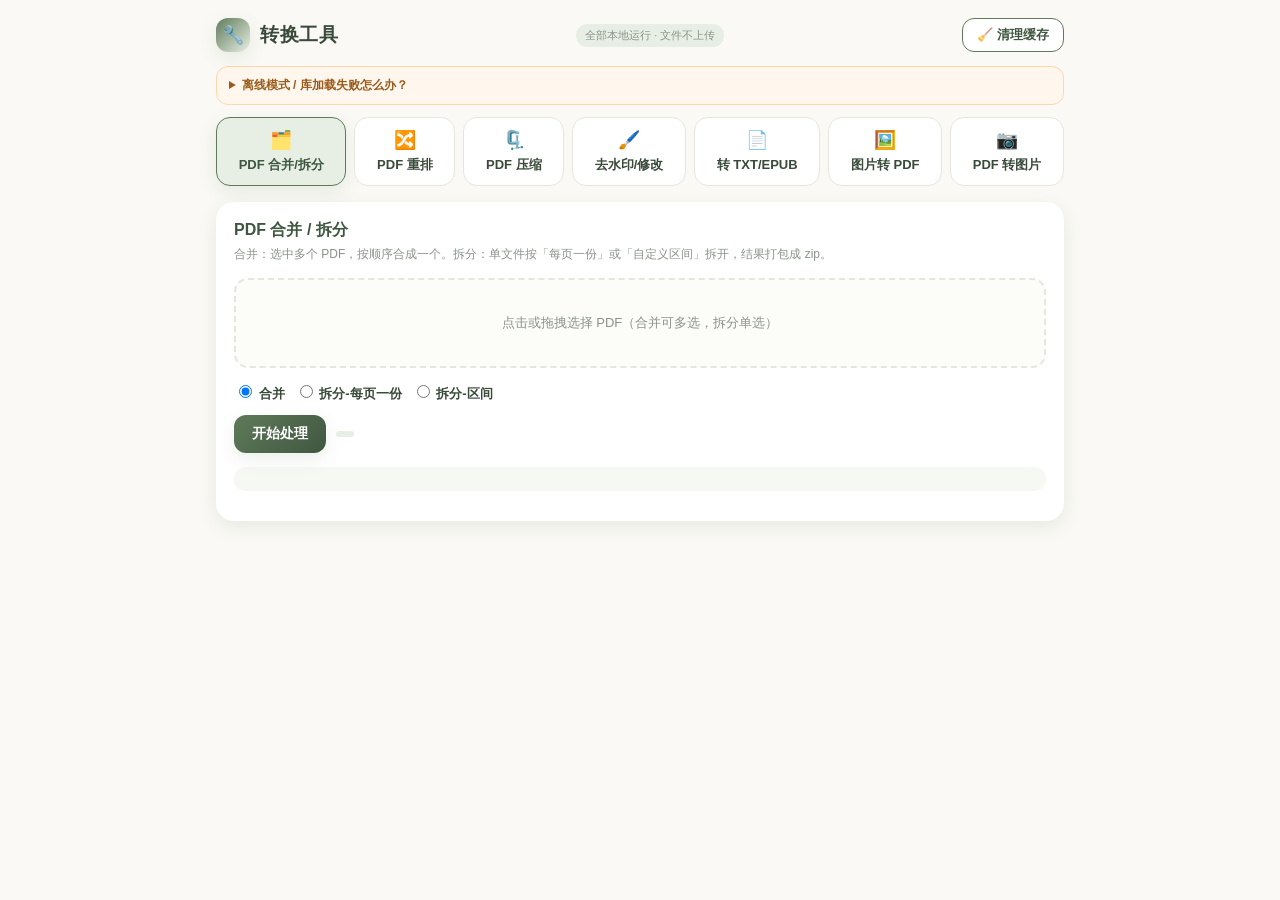
<file: conv-tools.html>
<!DOCTYPE html>
<html lang="zh-CN">
<head>
<meta charset="UTF-8" />
<meta name="viewport" content="width=device-width, initial-scale=1.0, maximum-scale=1.0, user-scalable=no" />
<title>转换工具</title>
<style>
  :root{
    --cream:#faf9f5; --card:#ffffff; --green:#5f7a5a; --green-d:#3f5740;
    --green-l:#e7efe4; --pink:#f3d9e2; --text:#3a4a3a; --muted:#8a938a;
    --line:#e3e8df; --shadow:0 6px 18px rgba(95,122,90,.12);
  }
  *{box-sizing:border-box;-webkit-tap-highlight-color:transparent;}
  html,body{margin:0;padding:0;font-family:"PingFang SC","HarmonyOS Sans SC","Microsoft YaHei",sans-serif;color:var(--text);background:var(--cream);}
  .wrap{max-width:880px;margin:0 auto;padding:18px 16px 40px;}
  .topbar{display:flex;align-items:center;gap:10px;margin-bottom:14px;}
  .topbar .logo{width:34px;height:34px;border-radius:12px;background:linear-gradient(135deg,var(--green),var(--green-l));display:flex;align-items:center;justify-content:center;font-size:18px;box-shadow:var(--shadow);}
  .topbar h1{font-size:19px;margin:0;font-weight:700;letter-spacing:.5px;}
  .topbar .tip{margin-left:auto;font-size:11px;color:var(--muted);background:var(--green-l);padding:4px 9px;border-radius:20px;}
  .tabs{display:flex;flex-wrap:wrap;gap:8px;margin-bottom:16px;}
  .tab{flex:1 1 auto;min-width:96px;border:1.5px solid var(--line);background:var(--card);border-radius:14px;padding:11px 8px;font-size:13px;font-weight:600;color:var(--text);cursor:pointer;transition:.18s;display:flex;flex-direction:column;align-items:center;gap:5px;}
  .tab .ic{font-size:18px;}
  .tab.active{border-color:var(--green);background:var(--green-l);color:var(--green-d);box-shadow:var(--shadow);}
  .panel{background:var(--card);border-radius:18px;padding:18px;box-shadow:var(--shadow);display:none;}
  .panel.active{display:block;}
  .panel h2{margin:0 0 4px;font-size:16px;color:var(--green-d);}
  .panel .desc{font-size:12px;color:var(--muted);margin:0 0 14px;line-height:1.6;}
  .drop{border:2px dashed var(--line);border-radius:14px;padding:28px 22px;min-height:90px;display:flex;align-items:center;justify-content:center;flex-direction:column;text-align:center;color:var(--muted);font-size:13px;cursor:pointer;transition:.18s;background:#fcfcf9;margin-bottom:14px;}
  .drop:hover,.drop.over{border-color:var(--green);color:var(--green-d);background:var(--green-l);}
  .drop input[type=file]{position:absolute;left:-9999px;opacity:0;}
  .row{display:flex;flex-wrap:wrap;gap:10px;align-items:center;margin:12px 0;}
  .row label{font-size:13px;font-weight:600;}
  input[type=file]{display:none;}
  select,input[type=text],input[type=number]{font:inherit;padding:7px 10px;border:1.5px solid var(--line);border-radius:10px;background:#fff;color:var(--text);}
  input[type=range]{width:160px;}
  .btn{border:none;border-radius:12px;padding:10px 18px;font-size:14px;font-weight:700;cursor:pointer;background:linear-gradient(135deg,var(--green),var(--green-d));color:#fff;box-shadow:var(--shadow);transition:.15s;}
  .btn:active{transform:translateY(1px);}
  .btn.ghost{background:#fff;color:var(--green-d);border:1.5px solid var(--green);box-shadow:none;}
  .btn:disabled{opacity:.5;cursor:not-allowed;}
  .log{margin-top:14px;background:#f6f8f4;border-radius:12px;padding:12px;font-size:12px;line-height:1.7;color:#4a5a4a;max-height:200px;overflow:auto;white-space:pre-wrap;font-family:"SFMono-Regular",Consolas,monospace;}
  .log .ok{color:var(--green-d);} .log .err{color:#c0392b;}
  .dl{margin-top:12px;display:flex;flex-wrap:wrap;gap:10px;}
  .dl a{text-decoration:none;}
  .pages-list{display:flex;flex-wrap:wrap;gap:6px;margin:10px 0;max-height:180px;overflow:auto;}
  .pg{border:1.5px solid var(--line);border-radius:10px;padding:7px 10px;font-size:12px;cursor:pointer;display:flex;align-items:center;gap:5px;background:#fff;}
  .pg.sel{border-color:var(--green);background:var(--green-l);}
  .pg .up,.pg .dn{font-weight:700;color:var(--green-d);padding:0 2px;}
  .canvas-box{border-radius:12px;overflow:auto;background:#525659;padding:10px;max-height:62vh;text-align:center;}
  .canvas-box canvas{max-width:100%;height:auto;box-shadow:0 4px 14px rgba(0,0,0,.3);cursor:crosshair;}
  .tools{display:flex;flex-wrap:wrap;gap:8px;align-items:center;margin:10px 0;}
  .tools .tbtn{border:1.5px solid var(--line);background:#fff;border-radius:10px;padding:7px 12px;font-size:13px;cursor:pointer;}
  .tools .tbtn.active{border-color:var(--green);background:var(--green-l);color:var(--green-d);}
  .swatch{width:24px;height:24px;border-radius:50%;border:2px solid #fff;box-shadow:0 0 0 1.5px var(--line);cursor:pointer;}
  .swatch.active{box-shadow:0 0 0 2px var(--green);}
  .pill{font-size:11px;color:var(--muted);background:var(--green-l);padding:3px 9px;border-radius:20px;}
  .hidden{display:none!important;}
  .offline{background:#fff7ed;border:1px solid #fed7aa;color:#9a5a1a;font-size:12px;border-radius:12px;padding:10px 12px;margin-bottom:12px;}
  .offline summary{cursor:pointer;font-weight:600;}
  .offline code{background:#fde9d3;padding:1px 5px;border-radius:5px;}
  iframe.txtepub{width:100%;height:78vh;border:0;border-radius:14px;background:var(--cream);}
  /* TXT/EPUB 内联面板控件 */
  .seg{display:inline-flex;background:var(--green-l);border-radius:999px;padding:3px;gap:2px;}
  .seg button{border:0;background:transparent;padding:6px 14px;border-radius:999px;font-size:13px;color:var(--text);cursor:pointer;transition:.15s;}
  .seg button.on{background:#fff;color:var(--green-d);box-shadow:var(--shadow);font-weight:600;}
  .lbl{font-size:13px;font-weight:600;min-width:64px;}
  .chk{display:inline-flex;align-items:center;gap:6px;font-size:13px;cursor:pointer;}
</style>
<script src="pdf-tool.zip.js"></script>
</head>
<body>
<div id="fileWarn" style="display:none;background:#fff7ed;border:1px solid #fed7aa;color:#9a5a1a;border-radius:14px;padding:12px 14px;margin:0 0 14px;font-size:13px;line-height:1.7;">
  ⚠️ 检测到你是<strong>直接双击</strong>打开本页（地址以 <code>file://</code> 开头）。浏览器会<strong>禁用 Web Worker</strong>，导致「PDF 压缩 / 转图片 / 转 TXT-EPUB」无法使用。<br>
  👉 请改用：双击同目录里的 <strong>start-workbench.bat</strong>，它会用 <code>http://localhost</code> 打开，所有功能正常。
</div>
<script>if(location.protocol==='file:'){var w=document.getElementById('fileWarn');if(w)w.style.display='block';}</script>
<div class="wrap">
  <div class="topbar">
    <div class="logo">🔧</div>
    <h1>转换工具</h1>
    <span class="tip">全部本地运行 · 文件不上传</span>
    <button class="btn ghost" id="clearCache" style="margin-left:auto;padding:7px 14px;font-size:13px;">🧹 清理缓存</button>
  </div>
  <div id="cacheInfo" style="font-size:12px;color:#5f7a5a;margin:-6px 0 12px;display:none;"></div>

  <details class="offline">
    <summary>离线模式 / 库加载失败怎么办？</summary>
    <p>本页用到的 pdf-lib、pdf.js 默认从网络 CDN 加载。若你的环境无法联网，可把 <code>libs/</code> 放到本页同目录，并刷新页面即可离线使用（详见仓库说明）。</p>
  </details>

  <div class="tabs" id="tabs">
    <button class="tab active" data-view="merge"><span class="ic">🗂️</span>PDF 合并/拆分</button>
    <button class="tab" data-view="reorder"><span class="ic">🔀</span>PDF 重排</button>
    <button class="tab" data-view="compress"><span class="ic">🗜️</span>PDF 压缩</button>
    <button class="tab" data-view="cover"><span class="ic">🖌️</span>去水印/修改</button>
    <button class="tab" data-view="txtepub"><span class="ic">📄</span>转 TXT/EPUB</button>
    <button class="tab" data-view="img2pdf"><span class="ic">🖼️</span>图片转 PDF</button>
    <button class="tab" data-view="pdf2img"><span class="ic">📷</span>PDF 转图片</button>
  </div>

  <!-- 合并 / 拆分 -->
  <section class="panel active" id="v-merge">
    <h2>PDF 合并 / 拆分</h2>
    <p class="desc">合并：选中多个 PDF，按顺序合成一个。拆分：单文件按「每页一份」或「自定义区间」拆开，结果打包成 zip。</p>
    <label class="drop" id="mergeDrop">点击或拖拽选择 PDF（合并可多选，拆分单选）<input type="file" id="mergeFiles" accept="application/pdf" multiple /></label>
    <div class="row">
      <label><input type="radio" name="mMode" value="merge" checked /> 合并</label>
      <label><input type="radio" name="mMode" value="splitEach" /> 拆分-每页一份</label>
      <label><input type="radio" name="mMode" value="splitRange" /> 拆分-区间</label>
      <input type="text" id="mRange" placeholder="区间如 1-3,5,7-9" class="hidden" style="width:180px" />
    </div>
    <div class="row"><button class="btn" id="mergeRun">开始处理</button><span class="pill" id="mergeInfo"></span></div>
    <div class="log" id="mergeLog"></div>
    <div class="dl" id="mergeDl"></div>
  </section>

  <!-- 重排 -->
  <section class="panel" id="v-reorder">
    <h2>PDF 重排</h2>
    <p class="desc">上传 PDF，用 ▲▼ 调整页面顺序，导出为新 PDF。也可用「整段顺序」输入框直接写顺序（如 3,1,2,4）。</p>
    <label class="drop" id="roDrop">点击或拖拽选择 PDF<input type="file" id="roFile" accept="application/pdf" /></label>
    <div class="pages-list" id="roList"></div>
    <div class="row">
      <input type="text" id="roOrder" placeholder="整段顺序 如 3,1,2,4" style="width:200px" />
      <button class="btn ghost" id="roApplyOrder">应用顺序</button>
      <button class="btn" id="roRun">导出重排后 PDF</button>
    </div>
    <div class="log" id="roLog"></div>
    <div class="dl" id="roDl"></div>
  </section>

  <!-- 压缩 -->
  <section class="panel" id="v-compress">
    <h2>PDF 压缩</h2>
    <p class="desc">把每页重新栅格化为 JPEG 再打包，体积显著减小（适合扫描件/图片型 PDF）。代价：文字层会变成图片，不再可选中。</p>
    <label class="drop" id="czDrop">点击或拖拽选择 PDF<input type="file" id="czFile" accept="application/pdf" /></label>
    <div class="row">
      <label>清晰度</label>
      <select id="czDpi"><option value="100">100 dpi（更小）</option><option value="150" selected>150 dpi（均衡）</option><option value="200">200 dpi（更清）</option></select>
      <label>画质</label>
      <input type="range" id="czQ" min="0.3" max="0.95" step="0.05" value="0.7" /><span id="czQv" class="pill">0.70</span>
    </div>
    <div class="row"><button class="btn" id="czRun">开始压缩</button><span class="pill" id="czInfo"></span></div>
    <div class="log" id="czLog"></div>
    <div class="dl" id="czDl"></div>
  </section>

  <!-- 去水印 / 修改（遮盖） -->
  <section class="panel" id="v-cover">
    <h2>去水印 / 修改（遮盖）</h2>
    <p class="desc">上传 PDF，翻到要改的页，用「画笔/矩形」把错别字或水印涂掉（像涂改液），再用「文字」补上正确内容。导出后原图印章等不受影响。<b>原理是覆盖，不是真的删掉底层像素</b>——对扫描件/带章文件最安全。</p>
    <label class="drop" id="cvDrop">点击或拖拽选择 PDF<input type="file" id="cvFile" accept="application/pdf" /></label>
    <div class="row" id="cvNav" style="display:none">
      <button class="btn ghost" id="cvPrev">← 上一页</button>
      <span class="pill" id="cvPageTip">第 1 / 1 页</span>
      <button class="btn ghost" id="cvNext">下一页 →</button>
      <span class="pill" id="cvSavedTip">本页未编辑</span>
    </div>
    <div class="tools" id="cvTools" style="display:none">
      <button class="tbtn active" data-tool="pen">✏️ 画笔</button>
      <button class="tbtn" data-tool="rect">▭ 矩形</button>
      <button class="tbtn" data-tool="text">🔤 文字</button>
      <span style="width:8px"></span>
      <span class="swatch active" data-c="#ffffff" style="background:#ffffff" title="白"></span>
      <span class="swatch" data-c="#fdf3d0" style="background:#fdf3d0" title="米黄"></span>
      <span class="swatch" data-c="#000000" style="background:#000000" title="黑"></span>
      <span class="swatch" data-c="#e23b3b" style="background:#e23b3b" title="红"></span>
      <input type="number" id="cvSize" value="14" min="2" max="60" style="width:64px" title="画笔/字号大小" />
      <button class="tbtn" id="cvUndo">↶ 撤销</button>
      <button class="tbtn" id="cvClear">清空本页</button>
    </div>
    <div class="canvas-box hidden" id="cvBox"><canvas id="cvCanvas"></canvas></div>
    <div class="row" id="cvTextRow" style="display:none">
      <input type="text" id="cvTextInput" placeholder="要补的字，如：已" style="width:160px" />
      <button class="btn ghost" id="cvTextPlace">放到页面上（先点画布定位）</button>
    </div>
    <div class="row"><button class="btn" id="cvRun" style="display:none">导出修改后的 PDF</button></div>
    <div class="log" id="cvLog"></div>
    <div class="dl" id="cvDl"></div>
  </section>

  <!-- 转 TXT/EPUB（内联，避免 iframe 嵌套导致下载失效） -->
  <section class="panel" id="v-txtepub">
    <h2>PDF 转 TXT / EPUB</h2>
    <p class="desc">文字型 PDF 直接在本地抽取文本；图片型（扫描件）会自动识别中文（需联网加载识别引擎）。转完的 TXT/EPUB 点「下载」存到设备，再放回百度网盘就能用它的字体舒服看。</p>
    <label class="drop" id="teDrop">点击或拖拽选择 PDF（文字型建议 ≤ 300 页）<input type="file" id="teFile" accept="application/pdf" /></label>
    <div class="log" id="teLog" style="display:none;margin:-2px 0 10px 0;padding:0;background:transparent;border:none;color:var(--rose-d);font-size:13px;"></div>
    <div class="row">
      <span class="lbl">输出格式</span>
      <span class="seg" id="teFmt">
        <button data-v="txt">仅 TXT</button>
        <button data-v="epub">仅 EPUB</button>
        <button data-v="both" class="on">TXT + EPUB</button>
      </span>
    </div>
    <div class="row">
      <span class="lbl">OCR 语言</span>
      <span class="seg" id="teLang">
        <button data-v="chi_sim" class="on">中文</button>
        <button data-v="chi_sim+eng">中英</button>
        <button data-v="eng">英文</button>
      </span>
    </div>
    <div class="row">
      <label class="lbl">清晰度</label>
      <select id="teDpi">
        <option value="200">200 dpi（快）</option>
        <option value="300" selected>300 dpi（推荐）</option>
        <option value="400">400 dpi（更清晰·更慢）</option>
      </select>
      <label class="chk"><input type="checkbox" id="teForce" /> 强制 OCR（忽略内嵌文字）</label>
    </div>
    <div class="row">
      <label class="chk"><input type="checkbox" id="teSplit" checked /> EPUB 按「第X章」自动分章节</label>
    </div>
    <div class="row"><button class="btn" id="teRun">开始转换</button><span class="pill" id="teInfo"></span></div>
    <div class="dl" id="teDl"></div>
  </section>

  <!-- 图片转 PDF -->
  <section class="panel" id="v-img2pdf">
    <h2>图片转 PDF</h2>
    <p class="desc">选中多张图片（JPG/PNG），按选择顺序合成一个 PDF，每图一页，保持原图尺寸。</p>
    <label class="drop" id="i2pDrop">点击或拖拽选择图片（可多选）<input type="file" id="i2pFiles" accept="image/*" multiple /></label>
    <div class="row"><button class="btn" id="i2pRun">合成 PDF</button><span class="pill" id="i2pInfo"></span></div>
    <div class="log" id="i2pLog"></div>
    <div class="dl" id="i2pDl"></div>
  </section>

  <!-- PDF 转图片 -->
  <section class="panel" id="v-pdf2img">
    <h2>PDF 转图片</h2>
    <p class="desc">把 PDF 每页渲染成 PNG/JPG 图片，全部打包成 zip 下载。适合把文档发到聊天软件或做长图。</p>
    <label class="drop" id="p2iDrop">点击或拖拽选择 PDF<input type="file" id="p2iFile" accept="application/pdf" /></label>
    <div class="row">
      <label>格式</label>
      <select id="p2iFmt"><option value="image/png">PNG</option><option value="image/jpeg">JPG</option></select>
      <label>清晰度</label>
      <select id="p2iDpi"><option value="1">1x（快）</option><option value="1.5" selected>1.5x</option><option value="2">2x（清）</option></select>
    </div>
    <div class="row"><button class="btn" id="p2iRun">开始转换</button><span class="pill" id="p2iInfo"></span></div>
    <div class="log" id="p2iLog"></div>
    <div class="dl" id="p2iDl"></div>
  </section>
</div>

<script>
/* ============ 库加载（本地 libs/ 优先，CDN 回退） ============ */
/* 说明：已把 pdf.min.js / pdf.worker.min.js / pdf-lib.min.js 放进同目录 libs/，
   国内网络访问 jsdelivr 等 CDN 经常失败，本地优先可保证离线也能用。 */
var CDN = {
  pdflib: ['https://cdn.jsdelivr.net/npm/pdf-lib@1.17.1/dist/pdf-lib.min.js','https://unpkg.com/pdf-lib@1.17.1/dist/pdf-lib.min.js','https://cdn.bootcdn.net/ajax/libs/pdf-lib/1.17.1/pdf-lib.min.js'],
  pdfjs: ['https://cdn.jsdelivr.net/npm/pdfjs-dist@3.11.174/build/pdf.min.js','https://unpkg.com/pdfjs-dist@3.11.174/build/pdf.min.js'],
  pdfWorker: ['https://cdn.jsdelivr.net/npm/pdfjs-dist@3.11.174/build/pdf.worker.min.js','https://unpkg.com/pdfjs-dist@3.11.174/build/pdf.worker.min.js'],
  tess: ['libs/tesseract/tesseract.min.js','https://cdn.jsdelivr.net/npm/tesseract.js@5.1.0/dist/tesseract.min.js','https://unpkg.com/tesseract.js@5.1.0/dist/tesseract.min.js','https://cdnjs.cloudflare.com/ajax/libs/tesseract.js/5.1.0/tesseract.min.js','https://cdn.bootcdn.net/ajax/libs/tesseract.js/5.1.0/dist/tesseract.min.js']
};
var LOCAL = { pdflib:'libs/pdf-lib.min.js', pdfjs:'libs/pdf.min.js', pdfWorker:'libs/pdf.worker.min.js' };
var _libs = { PDFLib:null, pdfjsLib:null, Tesseract:null };

function loadScript(urls){
  return new Promise(function(res,rej){
    var i=0;
    (function next(){
      if(i>=urls.length){ rej(new Error('all cdn failed')); return; }
      var s=document.createElement('script'); s.src=urls[i++];
      s.onload=function(){ res(); }; s.onerror=function(){ next(); };
      document.head.appendChild(s);
    })();
  });
}
function loadPdfLib(){
  if(_libs.PDFLib) return Promise.resolve(_libs.PDFLib);
  var urls = [LOCAL.pdflib].concat(CDN.pdflib);   // 本地优先
  return loadScript(urls).then(function(){ _libs.PDFLib = window.PDFLib; return _libs.PDFLib; });
}
/* 关键修复：把 worker 源码 fetch 成 Blob URL 再交给 pdf.js。
   原因：CloudStudio/部分静态服务器对 .js 的 MIME 下发不正确，经典 Worker 会因 MIME 不符直接创建失败，
   导致所有依赖 pdf.js 的功能（转图片/压缩/转TXT-EPUB）崩溃；合并只用 pdf-lib 无 worker，所以照常能用。
   Blob URL 绕开 MIME/CORS 限制；本地优先，失败自动回退 CDN。 */
function ensureWorker(){
  if(_libs.pdfWorkerUrl){ _libs.pdfjsLib.GlobalWorkerOptions.workerSrc=_libs.pdfWorkerUrl; return Promise.resolve(); }
  var srcs=[LOCAL.pdfWorker].concat(CDN.pdfWorker);
  function tryFetch(i){
    if(i>=srcs.length) return Promise.reject(new Error('worker 加载失败'));
    return fetch(srcs[i]).then(function(r){ if(!r.ok) throw new Error('http '+r.status); return r.text(); })
      .then(function(t){
        _libs.pdfWorkerUrl=URL.createObjectURL(new Blob([t],{type:'application/javascript'}));
        _libs.pdfjsLib.GlobalWorkerOptions.workerSrc=_libs.pdfWorkerUrl;
      }).catch(function(){ return tryFetch(i+1); });
  }
  return tryFetch(0);
}
function loadPdfJs(){
  if(_libs.pdfjsLib) return Promise.resolve(_libs.pdfjsLib);
  var urls=[LOCAL.pdfjs].concat(CDN.pdfjs);   // 本地优先
  return loadScript(urls).then(function(){
    _libs.pdfjsLib=window.pdfjsLib;
    return ensureWorker().then(function(){ return _libs.pdfjsLib; });
  });
}
/* worker 万一还是失败，自动退回 CDN worker 重试一次 */
function getPdfDocument(data){
  return _libs.pdfjsLib.getDocument(data).promise.catch(function(err){
    if(!window.__pdfWkFb && CDN.pdfWorker[0]){
      window.__pdfWkFb=true; _libs.pdfWorkerUrl=null;
      return ensureWorker().then(function(){ return _libs.pdfjsLib.getDocument(data).promise; });
    }
    throw err;
  });
}

/* ============ 通用工具 ============ */
function $(id){ return document.getElementById(id); }
function log(box,msg,type){
  var d=document.createElement('div');
  if(type) d.className=type;
  d.textContent=msg; box.appendChild(d); box.scrollTop=box.scrollHeight;
}
function readBuffer(file){ return file.arrayBuffer(); }
function downloadBytes(bytes,name){
  var b=new Blob([bytes],{type:'application/pdf'});
  var a=document.createElement('a'); a.href=URL.createObjectURL(b); a.download=name;
  document.body.appendChild(a); a.click(); setTimeout(function(){URL.revokeObjectURL(a.href);},3000);
}
function setInputFiles(inputEl, files){
  // 直接 input.files = files 在多数浏览器会被忽略；用 DataTransfer 是可靠做法
  try{
    var dt=new DataTransfer();
    for(var i=0;i<files.length;i++) dt.items.add(files[i]);
    inputEl.files=dt.files;
  }catch(e){
    try{ inputEl.files=files; }catch(_){}
  }
}
function enableDrop(dropEl, inputEl){
  // 所有 .drop 都是 <label>，点击已天然关联到内部 file input，不用 JS 再触发一次
  dropEl.addEventListener('dragover', function(e){ e.preventDefault(); dropEl.classList.add('over'); });
  dropEl.addEventListener('dragleave', function(){ dropEl.classList.remove('over'); });
  dropEl.addEventListener('drop', function(e){ e.preventDefault(); dropEl.classList.remove('over');
    if(e.dataTransfer.files && e.dataTransfer.files.length){ setInputFiles(inputEl, e.dataTransfer.files); inputEl.dispatchEvent(new Event('change')); } });
}
function safeName(fname, ext){ var base=(fname||'file').replace(/\.[^.]+$/,'') ; return base+ext; }

/* 最小 store-zip（不压缩，结构合法，可用 Python zipfile 校验） */
function makeZip(files){ // files: [{name, bytes:Uint8Array}]
  function crc32(buf){ var c,t=[]; for(var n=0;n<256;n++){c=n;for(var k=0;k<8;k++)c=c&1?0xEDB88320^(c>>>1):c>>>1;t[n]=c>>>0;} var crc=0xFFFFFFFF; for(var i=0;i<buf.length;i++)crc=t[(crc^buf[i])&0xFF]^(crc>>>8); return (crc^0xFFFFFFFF)>>>0; }
  function str(s){ return new TextEncoder().encode(s); }
  var chunks=[], central=[], off=0;
  for(var i=0;i<files.length;i++){
    var nameB=str(files[i].name), data=files[i].bytes, crc=crc32(data), size=data.length;
    var lh=new Uint8Array(30+nameB.length); var dv=new DataView(lh.buffer);
    dv.setUint32(0,0x04034b50,true); dv.setUint16(4,20,true); dv.setUint16(6,0,true); dv.setUint16(8,0,true);
    dv.setUint16(10,0,true); dv.setUint16(12,0,true); dv.setUint32(14,crc,true); dv.setUint32(18,size,true); dv.setUint32(22,size,true);
    dv.setUint16(26,nameB.length,true); dv.setUint16(28,0,true);
    lh.set(nameB,30);
    chunks.push(lh); chunks.push(data);
    var ch=new Uint8Array(46+nameB.length); var cd=new DataView(ch.buffer);
    cd.setUint32(0,0x02014b50,true); cd.setUint16(4,20,true); cd.setUint16(6,20,true); cd.setUint16(8,0,true); cd.setUint16(10,0,true); cd.setUint16(12,0,true);
    cd.setUint32(14,crc,true); cd.setUint32(18,size,true); cd.setUint32(22,size,true); cd.setUint16(26,nameB.length,true); cd.setUint16(28,0,true);
    cd.setUint16(30,0,true); cd.setUint16(32,0,true); cd.setUint16(34,0,true); cd.setUint16(36,0,true); cd.setUint32(38,0,true); cd.setUint32(42,off,true);
    ch.set(nameB,46); central.push(ch);
    off += lh.length + size;
  }
  var cenLen=central.reduce(function(a,c){return a+c.length;},0);
  var end=new Uint8Array(22); var ev=new DataView(end.buffer);
  ev.setUint32(0,0x06054b50,true); ev.setUint16(8,files.length,true); ev.setUint16(10,files.length,true);
  ev.setUint32(12,cenLen,true); ev.setUint32(16,off,true);
  var all=chunks.concat(central,[end]); var total=all.reduce(function(a,c){return a+c.length;},0);
  var out=new Uint8Array(total), p=0; all.forEach(function(c){out.set(c,p);p+=c.length;});
  return out;
}

/* ============ Tab 切换 ============ */
(function(){
  var tabs=$('tabs').querySelectorAll('.tab');
  tabs.forEach(function(t){
    t.addEventListener('click', function(){
      tabs.forEach(function(x){x.classList.remove('active');});
      t.classList.add('active');
      var v=t.getAttribute('data-view');
      document.querySelectorAll('.panel').forEach(function(p){ p.classList.remove('active'); });
      $('v-'+v).classList.add('active');
    });
  });
})();

/* ============ 1. 合并 / 拆分 ============ */
enableDrop($('mergeDrop'), $('mergeFiles'));
document.querySelectorAll('input[name=mMode]').forEach(function(r){
  r.addEventListener('change', function(){
    var v=document.querySelector('input[name=mMode]:checked').value;
    $('mRange').classList.toggle('hidden', v!=='splitRange');
  });
});
$('mergeFiles').addEventListener('change', function(){
  var n=this.files.length; $('mergeInfo').textContent = n? ('已选 '+n+' 个文件') : '';
});
$('mergeRun').addEventListener('click', function(){
  var mode=document.querySelector('input[name=mMode]:checked').value;
  var box=$('mergeLog'); box.innerHTML='';
  if(mode==='merge'){
    var files=Array.from($('mergeFiles').files||[]);
    if(!files.length){ log(box,'请先选择 PDF','err'); return; }
    var btn=this; btn.disabled=true;
    log(box,'加载 pdf-lib ...');
    loadPdfLib().then(function(PDFLib){
      log(box,'读取 '+files.length+' 个文件 ...');
      return Promise.all(files.map(readBuffer)).then(function(buffers){
        return PDFLib.PDFDocument.create().then(function(merged){
          log(box,'合并中 ...');
          var chain=Promise.resolve();
          buffers.forEach(function(buf){
            chain=chain.then(function(){
              return PDFLib.PDFDocument.load(buf).then(function(doc){
                return merged.copyPages(doc, doc.getPageIndices()).then(function(cps){ cps.forEach(function(p){ merged.addPage(p); }); });
              });
            });
          });
          return chain.then(function(){ return merged.save(); });
        });
      });
    }).then(function(bytes){ downloadBytes(bytes,'merged.pdf'); log(box,'✅ 已合并，下载 merged.pdf','ok'); })
      .catch(function(e){ log(box,'❌ '+e.message,'err'); })
      .finally(function(){ btn.disabled=false; });
  } else {
    runSplit(mode);
  }
});
function runSplit(mode){
  var box=$('mergeLog'); var f=$('mergeFiles').files && $('mergeFiles').files[0];
  if(!f){ log(box,'请先选择单个 PDF','err'); return; }
  var btn=$('mergeRun'); btn.disabled=true;
  loadPdfLib().then(function(PDFLib){
    log(box,'读取 PDF ...');
    return readBuffer(f).then(function(buf){ return PDFLib.PDFDocument.load(buf); }).then(function(doc){
      var n=doc.getPageCount(); log(box,'共 '+n+' 页');
      var groups=[];
      if(mode==='splitEach'){ for(var i=0;i<n;i++) groups.push({name:'page_'+(i+1)+'.pdf', pages:[i]}); }
      else if(mode==='splitRange'){
        var raw=$('mRange').value.trim(); if(!raw){ log(box,'请输入区间，如 1-3,5','err'); throw new Error('no range'); }
        var parts=raw.split(',');
        parts.forEach(function(p,pi){
          p=p.trim(); if(!p) return;
          if(p.indexOf('-')>=0){ var ab=p.split('-'); var a=parseInt(ab[0],10)-1, b=parseInt(ab[1],10)-1; if(isNaN(a)||isNaN(b)) return; for(var k=a;k<=b;k++) groups.push({name:'range_'+(pi+1)+'_p'+(k+1)+'.pdf', pages:[k]}); }
          else { var idx=parseInt(p,10)-1; if(!isNaN(idx)) groups.push({name:'page_'+(idx+1)+'.pdf', pages:[idx]}); }
        });
        if(!groups.length) throw new Error('bad range');
      }
      log(box,'拆分 '+groups.length+' 份 ...');
      return Promise.all(groups.map(function(g){
        return PDFLib.PDFDocument.create().then(function(nd){
          return nd.copyPages(doc, g.pages).then(function(cps){ cps.forEach(function(p){ nd.addPage(p); }); return nd.save(); });
        }).then(function(bytes){ return {name:g.name, bytes:bytes}; });
      }));
    }).then(function(files){
      var zip=makeZip(files); downloadBytes(zip, safeName(f.name,'.split.zip'));
      log(box,'✅ 已打包 '+files.length+' 个 PDF，下载 zip','ok');
    });
  }).catch(function(e){ if(e) log(box,'❌ '+e.message,'err'); }).finally(function(){ btn.disabled=false; });
}

/* ============ 2. 重排 ============ */
enableDrop($('roDrop'), $('roFile'));
var roOrder=[], roDoc=null;
$('roFile').addEventListener('change', function(){
  var f=this.files[0]; if(!f) return; var box=$('roLog'); box.innerHTML='';
  $('roList').innerHTML=''; roOrder=[];
  loadPdfLib().then(function(PDFLib){
    log(box,'读取 PDF ...'); return readBuffer(f).then(function(buf){ return PDFLib.PDFDocument.load(buf); }).then(function(doc){
      roDoc=doc; var n=doc.getPageCount(); log(box,'共 '+n+' 页');
      for(var i=0;i<n;i++){ roOrder.push(i); }
      renderRoList();
    });
  }).catch(function(e){ log(box,'❌ '+e.message,'err'); });
});
function renderRoList(){
  var list=$('roList'); list.innerHTML='';
  roOrder.forEach(function(idx,pos){
    var el=document.createElement('div'); el.className='pg';
    el.innerHTML='<span>第 '+(idx+1)+' 页</span><span class="up">▲</span><span class="dn">▼</span>';
    el.querySelector('.up').onclick=function(e){ e.stopPropagation(); if(pos>0){ var t=roOrder[pos]; roOrder[pos]=roOrder[pos-1]; roOrder[pos-1]=t; renderRoList(); } };
    el.querySelector('.dn').onclick=function(e){ e.stopPropagation(); if(pos<roOrder.length-1){ var t=roOrder[pos]; roOrder[pos]=roOrder[pos+1]; roOrder[pos+1]=t; renderRoList(); } };
    list.appendChild(el);
  });
}
$('roApplyOrder').addEventListener('click', function(){
  var v=$('roOrder').value.trim(); if(!v||!roDoc) return;
  var nums=v.split(',').map(function(s){return parseInt(s,10)-1;}).filter(function(i){return i>=0&&i<roDoc.getPageCount();});
  if(nums.length){ roOrder=nums; renderRoList(); log($('roLog'),'已应用顺序'); }
});
$('roRun').addEventListener('click', function(){
  if(!roDoc) return; var box=$('roLog'); var btn=this; btn.disabled=true;
  loadPdfLib().then(function(PDFLib){
    log(box,'重建中 ...');
    return PDFLib.PDFDocument.create().then(function(nd){
      return nd.copyPages(roDoc, roOrder).then(function(cps){ cps.forEach(function(p){ nd.addPage(p); }); return nd.save(); });
    });
  }).then(function(bytes){ downloadBytes(bytes,'reordered.pdf'); log(box,'✅ 已导出 reordered.pdf','ok'); })
  .catch(function(e){ log(box,'❌ '+e.message,'err'); }).finally(function(){ btn.disabled=false; });
});

/* ============ 3. 压缩 ============ */
enableDrop($('czDrop'), $('czFile'));
$('czFile').addEventListener('change', function(){ var n=this.files.length; $('czInfo').textContent = n? ('已选 '+n+' 个文件，点「开始压缩」') : ''; });
$('czQ').addEventListener('input', function(){ $('czQv').textContent=parseFloat(this.value).toFixed(2); });
$('czRun').addEventListener('click', function(){
  var f=$('czFile').files[0]; if(!f){ log($('czLog'),'请先选择 PDF','err'); return; }
  var btn=this; btn.disabled=true; var box=$('czLog'); box.innerHTML='';
  var dpi=parseInt($('czDpi').value,10), q=parseFloat($('czQ').value);
  Promise.all([loadPdfLib(), loadPdfJs()]).then(function(arr){
    var PDFLib=arr[0], pdfjsLib=arr[1];
    log(box,'读取 PDF ...');
    return readBuffer(f).then(function(buf){
      return getPdfDocument({data:buf.slice(0)});
    }).then(function(pdf){
      return PDFLib.PDFDocument.create().then(function(nd){
        var scale=dpi/72;
        var chain=Promise.resolve();
        for(var p=1;p<=pdf.numPages;p++){
          (function(p){
            chain=chain.then(function(){
              log(box,'处理第 '+p+' / '+pdf.numPages+' 页 ...');
              return pdf.getPage(p).then(function(page){
                var vp=page.getViewport({scale:scale});
                var c=document.createElement('canvas'); c.width=vp.width; c.height=vp.height;
                return page.render({canvasContext:c.getContext('2d'), viewport:vp}).promise.then(function(){
                  return new Promise(function(res){ c.toBlob(function(b){ res(b); },'image/jpeg',q); });
                }).then(function(blob){ return blob.arrayBuffer(); }).then(function(jbuf){
                  return PDFLib.PDFDocument.create().then(function(tmp){
                    return tmp.embedJpg(jbuf).then(function(img){
                      var pg=tmp.addPage([vp.width/scale, vp.height/scale]);
                      pg.drawImage(img,{x:0,y:0,width:vp.width/scale,height:vp.height/scale});
                      return tmp.save();
                    });
                  });
                }).then(function(pdfBytes){
                  return PDFLib.PDFDocument.load(pdfBytes).then(function(sp){ return nd.copyPages(sp,[0]); }).then(function(cps){ nd.addPage(cps[0]); });
                });
              });
            });
          })(p);
        }
        return chain.then(function(){ return nd.save(); });
      });
    });
  }).then(function(bytes){
    downloadBytes(bytes, safeName(f.name,'.compressed.pdf'));
    log(box,'✅ 已压缩，下载 '+safeName(f.name,'.compressed.pdf'),'ok');
  }).catch(function(e){ log(box,'❌ '+e.message,'err'); }).finally(function(){ btn.disabled=false; });
});

/* ============ 4. 去水印 / 修改（遮盖） ============ */
enableDrop($('cvDrop'), $('cvFile'));
var cvPdf=null, cvPdfjs=null, cvPageCount=0, cvCur=0, cvScale=1.5;
var cvOps={}; // pageIndex -> [{type:'rect'|'pen'|'text', ...}]
var cvColor='#ffffff', cvTool='pen', cvDrawing=false, cvLast=null, cvPendingText=null;
var cvCanvas=$('cvCanvas'); var cvPdfSrcBuf=null;
$('cvFile').addEventListener('change', function(){
  var f=this.files[0]; if(!f) return; var box=$('cvLog'); box.innerHTML='';
  cvOps={}; cvCur=0;
  Promise.all([loadPdfLib(), loadPdfJs()]).then(function(arr){
    var PDFLib=arr[0], pdfjsLib=arr[1];
    log(box,'读取 PDF ...');
    return readBuffer(f).then(function(buf){ cvPdfSrcBuf=buf; return getPdfDocument({data:buf.slice(0)}); }).then(function(pdf){
      cvPdf=pdf; cvPageCount=pdf.numPages;
      $('cvNav').style.display='flex'; $('cvTools').style.display='flex'; $('cvBox').classList.remove('hidden'); $('cvRun').style.display='inline-block';
      log(box,'共 '+cvPageCount+' 页，可开始涂改');
      renderCvPage(0);
    });
  }).catch(function(e){ log(box,'❌ '+e.message,'err'); });
});
function renderCvPage(idx){
  cvCur=idx; $('cvPageTip').textContent='第 '+(idx+1)+' / '+cvPageCount+' 页';
  $('cvSavedTip').textContent = cvOps[idx] && cvOps[idx].length ? ('本页已编辑 '+cvOps[idx].length+' 笔') : '本页未编辑';
  cvPdf.getPage(idx+1).then(function(page){
    var vp=page.getViewport({scale:cvScale});
    cvCanvas.width=vp.width; cvCanvas.height=vp.height;
    return page.render({canvasContext:cvCanvas.getContext('2d'), viewport:vp}).promise;
  }).then(function(){
    var ops=cvOps[idx]||[];
    var ctx=cvCanvas.getContext('2d');
    ops.forEach(function(o){ drawOp(ctx,o); });
  });
}
function drawOp(ctx,o){
  ctx.save();
  if(o.type==='rect'){ ctx.fillStyle=o.color; ctx.fillRect(o.x,o.y,o.w,o.h); }
  else if(o.type==='pen'){ ctx.strokeStyle=o.color; ctx.lineWidth=o.size; ctx.lineCap='round'; ctx.lineJoin='round'; ctx.beginPath(); o.pts.forEach(function(p,i){ if(i===0)ctx.moveTo(p.x,p.y); else ctx.lineTo(p.x,p.y); }); ctx.stroke(); }
  else if(o.type==='text'){ ctx.fillStyle=o.color; ctx.font='bold '+o.size+'px sans-serif'; ctx.textBaseline='top'; ctx.fillText(o.text,o.x,o.y); }
  ctx.restore();
}
document.querySelectorAll('#cvTools .tbtn[data-tool]').forEach(function(b){
  b.addEventListener('click', function(){
    document.querySelectorAll('#cvTools .tbtn[data-tool]').forEach(function(x){x.classList.remove('active');});
    b.classList.add('active'); cvTool=b.getAttribute('data-tool');
    $('cvTextRow').style.display = cvTool==='text' ? 'flex' : 'none';
  });
});
document.querySelectorAll('#cvTools .swatch').forEach(function(s){
  s.addEventListener('click', function(){
    document.querySelectorAll('#cvTools .swatch').forEach(function(x){x.classList.remove('active');});
    s.classList.add('active'); cvColor=s.getAttribute('data-c');
  });
});
$('cvPrev').addEventListener('click', function(){ if(cvCur>0) renderCvPage(cvCur-1); });
$('cvNext').addEventListener('click', function(){ if(cvCur<cvPageCount-1) renderCvPage(cvCur+1); });
$('cvUndo').addEventListener('click', function(){ var ops=cvOps[cvCur]; if(ops&&ops.length){ ops.pop(); renderCvPage(cvCur); } });
$('cvClear').addEventListener('click', function(){ cvOps[cvCur]=[]; renderCvPage(cvCur); });
$('cvTextPlace').addEventListener('click', function(){ if(cvTool!=='text') return; var t=$('cvTextInput').value; if(!t) return; cvPendingText=t; log($('cvLog'),'请在页面上点击要放字的位置'); });
cvCanvas.addEventListener('mousedown', cvDown); cvCanvas.addEventListener('mousemove', cvMove); window.addEventListener('mouseup', cvUp);
cvCanvas.addEventListener('touchstart', function(e){ e.preventDefault(); var t=e.touches[0]; cvDown({clientX:t.clientX,clientY:t.clientY}); },{passive:false});
cvCanvas.addEventListener('touchmove', function(e){ e.preventDefault(); var t=e.touches[0]; cvMove({clientX:t.clientX,clientY:t.clientY}); },{passive:false});
cvCanvas.addEventListener('touchend', function(e){ e.preventDefault(); cvUp(); },{passive:false});
function cvPos(e){ var r=cvCanvas.getBoundingClientRect(); var sx=cvCanvas.width/r.width, sy=cvCanvas.height/r.height; return { x:(e.clientX-r.left)*sx, y:(e.clientY-r.top)*sy }; }
function cvDown(e){
  if(cvPendingText){ var p=cvPos(e); (cvOps[cvCur]=cvOps[cvCur]||[]).push({type:'text',text:cvPendingText,x:p.x,y:p.y,size:parseInt($('cvSize').value,10),color:cvColor}); cvPendingText=null; renderCvPage(cvCur); return; }
  cvDrawing=true; var p=cvPos(e);
  if(cvTool==='rect'){ cvLast={type:'rect',color:cvColor,x:p.x,y:p.y,w:0,h:0}; }
  else if(cvTool==='pen'){ cvLast={type:'pen',color:cvColor,size:parseInt($('cvSize').value,10),pts:[p]}; }
}
function cvMove(e){ if(!cvDrawing||!cvLast) return; var p=cvPos(e);
  if(cvLast.type==='rect'){ cvLast.w=p.x-cvLast.x; cvLast.h=p.y-cvLast.y; renderCvPage(cvCur); drawOp(cvCanvas.getContext('2d'),cvLast); }
  else if(cvLast.type==='pen'){ cvLast.pts.push(p); var ctx=cvCanvas.getContext('2d'); ctx.strokeStyle=cvLast.color; ctx.lineWidth=cvLast.size; ctx.lineCap='round'; ctx.beginPath(); var a=cvLast.pts[cvLast.pts.length-2], b=cvLast.pts[cvLast.pts.length-1]; ctx.moveTo(a.x,a.y); ctx.lineTo(b.x,b.y); ctx.stroke(); }
}
function cvUp(){ if(cvDrawing&&cvLast){ (cvOps[cvCur]=cvOps[cvCur]||[]).push(cvLast); cvLast=null; cvDrawing=false; renderCvPage(cvCur); } }
$('cvRun').addEventListener('click', function(){
  if(!cvPdf) return; var box=$('cvLog'); var btn=this; btn.disabled=true;
  loadPdfLib().then(function(PDFLib){
    log(box,'读取原 PDF ...');
    return PDFLib.PDFDocument.load(cvPdfSrcBuf).then(function(src){
      log(box,'重建中 ...');
      return PDFLib.PDFDocument.create().then(function(nd){
        var needCjk=false;
        for(var zi=0;zi<cvPageCount;zi++){ (cvOps[zi]||[]).forEach(function(o){ if(o.type==='text') needCjk=true; }); }
        var helvP=nd.embedFont(PDFLib.StandardFonts.Helvetica);
        var cjkP=Promise.resolve(null);
        if(needCjk){
          cjkP=fetch('fonts/fangsong.ttf').then(function(r){ if(!r.ok) throw new Error('no font'); return r.arrayBuffer(); })
            .then(function(b){ return nd.embedFont(b); }).catch(function(){ return null; });
        }
        return Promise.all([helvP, cjkP]).then(function(arr){
          var font=arr[0], cjk=arr[1];
          if(needCjk && !cjk) log(box,'⚠️ 中文补字字体加载失败（可能未联网或字体缺失），本次文字仅支持英文','err');
          var chain=Promise.resolve();
          for(var i=0;i<cvPageCount;i++){
            (function(i){
              chain=chain.then(function(){
                return nd.copyPages(src,[i]).then(function(cps){
                  var pg=cps[0];
                  var vp=pg.getSize(); var PW=vp.width, PH=vp.height;
                  (cvOps[i]||[]).forEach(function(o){
                    if(o.type==='rect'){
                      var x=Math.min(o.x,o.x+o.w)/cvScale, y=PH-Math.max(o.y,o.y+o.h)/cvScale;
                      var w=Math.abs(o.w)/cvScale, h=Math.abs(o.h)/cvScale;
                      pg.drawRectangle({x:x,y:y,width:w,height:h,color:hexRgb(o.color),opacity:1,borderWidth:0});
                    } else if(o.type==='pen'){
                      var sizePt=o.size/cvScale;
                      for(var k=1;k<o.pts.length;k++){
                        var a=o.pts[k-1], b=o.pts[k];
                        pg.drawRectangle({x:Math.min(a.x,b.x)/cvScale, y:PH-Math.max(a.y,b.y)/cvScale, width:Math.abs(b.x-a.x)/cvScale+sizePt, height:Math.abs(b.y-a.y)/cvScale+sizePt, color:hexRgb(o.color), opacity:1, borderWidth:0});
                      }
                    } else if(o.type==='text'){
                      var x=o.x/cvScale, y=PH-(o.y/cvScale)-(o.size/cvScale);
                      pg.drawText(o.text,{x:x,y:y,size:o.size/cvScale,color:hexRgb(o.color),font: cjk?cjk:font});
                    }
                  });
                  nd.addPage(pg);
                });
              });
            })(i);
          }
          return chain.then(function(){ return nd.save(); });
        });
      });
    });
  }).then(function(bytes){ downloadBytes(bytes,'edited.pdf'); log(box,'✅ 已导出 edited.pdf（原印章等未改动）','ok'); })
  .catch(function(e){ log(box,'❌ '+e.message,'err'); }).finally(function(){ btn.disabled=false; });
});
function hexRgb(hex){ hex=hex.replace('#',''); if(hex.length===3) hex=hex.split('').map(function(c){return c+c;}).join(''); var n=parseInt(hex,16); return window.PDFLib.rgb(((n>>16)&255)/255,((n>>8)&255)/255,(n&255)/255); }

/* ============ 5. 图片转 PDF ============ */
enableDrop($('i2pDrop'), $('i2pFiles'));
$('i2pFiles').addEventListener('change', function(){ $('i2pInfo').textContent=this.files.length?('已选 '+this.files.length+' 张'):''; });
$('i2pRun').addEventListener('click', function(){
  var files=Array.from($('i2pFiles').files||[]);
  if(!files.length){ log($('i2pLog'),'请先选择图片','err'); return; }
  var btn=this; btn.disabled=true; var box=$('i2pLog'); box.innerHTML='';
  loadPdfLib().then(function(PDFLib){
    return PDFLib.PDFDocument.create().then(function(doc){
      var chain=Promise.resolve();
      files.forEach(function(f){
        chain=chain.then(function(){
          log(box,'处理 '+f.name+' ...');
          return f.arrayBuffer().then(function(buf){
            var isPng=(f.type.indexOf('png')>=0)||/\.png$/i.test(f.name);
            return (isPng ? doc.embedPng(buf) : doc.embedJpg(buf)).then(function(im){
              var w=im.width, h=im.height;
              var pg=doc.addPage([w,h]); pg.drawImage(im,{x:0,y:0,width:w,height:h});
            });
          });
        });
      });
      return chain.then(function(){ return doc.save(); });
    });
  }).then(function(bytes){ downloadBytes(bytes,'images.pdf'); log(box,'✅ 已合成 images.pdf','ok'); })
  .catch(function(e){ log(box,'❌ '+e.message,'err'); }).finally(function(){ btn.disabled=false; });
});

/* ============ 6. PDF 转图片 ============ */
enableDrop($('p2iDrop'), $('p2iFile'));
$('p2iFile').addEventListener('change', function(){ var n=this.files.length; $('p2iInfo').textContent = n? ('已选 '+n+' 个文件，点「开始转换」') : ''; });
$('p2iRun').addEventListener('click', function(){
  var f=$('p2iFile').files[0]; if(!f){ log($('p2iLog'),'请先选择 PDF','err'); return; }
  var btn=this; btn.disabled=true; var box=$('p2iLog'); box.innerHTML='';
  var fmt=$('p2iFmt').value, dpiScale=parseFloat($('p2iDpi').value);
  loadPdfJs().then(function(pdfjsLib){
    log(box,'读取 PDF ...');
    return readBuffer(f).then(function(buf){ return getPdfDocument({data:buf.slice(0)}); }).then(function(pdf){
      var files=[]; var chain=Promise.resolve();
      for(var p=1;p<=pdf.numPages;p++){
        (function(p){
          chain=chain.then(function(){
            log(box,'渲染第 '+p+' / '+pdf.numPages+' 页 ...');
            return pdf.getPage(p).then(function(page){
              var vp=page.getViewport({scale:dpiScale});
              var c=document.createElement('canvas'); c.width=vp.width; c.height=vp.height;
              return page.render({canvasContext:c.getContext('2d'),viewport:vp}).promise.then(function(){
                return new Promise(function(res){ c.toBlob(function(b){ res(b); }, fmt, 0.95); });
              }).then(function(blob){ return blob.arrayBuffer(); }).then(function(buf){ files.push({name:'page_'+p+'.'+(fmt==='image/png'?'png':'jpg'), bytes:new Uint8Array(buf)}); });
            });
          });
        })(p);
      }
      return chain.then(function(){ return files; });
    });
  }).then(function(files){
    var zip=makeZip(files); downloadBytes(zip, safeName(f.name,'.images.zip'));
    log(box,'✅ 已导出 '+files.length+' 张图，下载 zip','ok');
  }).catch(function(e){ log(box,'❌ '+e.message,'err'); }).finally(function(){ btn.disabled=false; });
});

/* ============ TXT / EPUB 转换（内联，下载走本页 downloadBytes） ============ */
(function(){
  var teDrop=$('teDrop'), teFile=$('teFile'), teRun=$('teRun'), teLog=$('teLog'), teDl=$('teDl');
  enableDrop(teDrop, teFile);
  teFile.addEventListener('change', function(){ var n=this.files.length; teLog.style.display='block'; teLog.textContent = n? ('已选 '+n+' 个文件：'+this.files[0].name+'，点「开始转换」') : ''; });
  var teFmt='both', teLang='chi_sim', teReady=false, tessReady=false, TESS_OPTS=null;
  function seg(id,cb){ var b=$(id); b.addEventListener('click',function(e){ var x=e.target.closest('button'); if(!x)return; b.querySelectorAll('button').forEach(function(y){y.classList.remove('on');}); x.classList.add('on'); cb(x.getAttribute('data-v')); }); }
  seg('teFmt',function(v){teFmt=v;});
  seg('teLang',function(v){teLang=v;});
  loadPdfJs().then(function(){ teReady=true; }).catch(function(){ /* 需要时再提示 */ });

  function baseNameOf(f){ return (f&&f.name?f.name:'document').replace(/\.pdf$/i,''); }
  function buildText(tc){
    var items=tc.items.filter(function(it){return typeof it.str==='string'&&it.str.length;});
    if(!items.length) return '';
    items.sort(function(a,b){ var ya=a.transform[5],yb=b.transform[5]; if(Math.abs(ya-yb)>2) return yb-ya; return a.transform[4]-b.transform[4]; });
    var out='',line='',lineY=null;
    items.forEach(function(it){
      if(lineY===null) lineY=it.transform[5];
      if(Math.abs(it.transform[5]-lineY)>2){ out+=line.replace(/\s+$/,'')+'\n'; line=''; lineY=it.transform[5]; }
      line+=it.str;
    });
    if(line) out+=line.replace(/\s+$/,'')+'\n';
    return out;
  }
  function splitChapters(text){
    if(!$('teSplit').checked) return [{title:'正文',lines:text.split('\n')}];
    var re=/^\s*(第\s*[零一二三四五六七八九十百千0-9]+\s*章)|^\s*Chapter\s+\d+/i;
    var lines=text.split('\n'),chaps=[],cur=null;
    lines.forEach(function(ln){
      if(re.test(ln)){ if(cur) chaps.push(cur); cur={title:(ln.trim()||('第'+(chaps.length+1)+'节')),lines:[]}; }
      else { if(!cur) cur={title:'正文',lines:[]}; cur.lines.push(ln); }
    });
    if(cur) chaps.push(cur);
    if(!chaps.length) chaps.push({title:'正文',lines:lines});
    return chaps;
  }

  function textLooksGarbage(t){
    if(!t || !t.length) return false;
    var ok=0,total=0;
    for(var i=0;i<t.length;i++){ var c=t.charCodeAt(i); total++;
      if((c>=0x4E00&&c<=0x9FFF)||(c>=0x3400&&c<=0x4DBF)||(c>=0x3007&&c<=0x303F)||
         (c>=65&&c<=90)||(c>=97&&c<=122)||(c>=48&&c<=57)||
         (c>=0x3000&&c<=0x303F)||(c>=0xFF00&&c<=0xFFEF)||
         c===10||c===13||c===32||c===9) ok++;
    }
    return (ok/total) < 0.6;
  }
  teRun.addEventListener('click', function(){
    var f=teFile.files[0];
    if(!f){ log(teLog,'请先选择 PDF 文件','err'); return; }
    if(!teReady){ log(teLog,'PDF 解析引擎正在加载，请稍候再点一次…','err'); loadPdfJs().then(function(){teReady=true;teRun.click();}); return; }
    var btn=this; btn.disabled=true; teDl.innerHTML=''; teLog.style.display='block'; teLog.textContent='';
    try{ if(window.parent && window.parent!==window) window.parent.postMessage({type:'wb-conv-start', name:f.name}, '*'); }catch(e){}
    var dpi=parseInt($('teDpi').value,10)||300, forceOcr=$('teForce').checked, lang=teLang;
    log(teLog,'读取 PDF：'+f.name);
    f.arrayBuffer().then(function(ab){
      return getPdfDocument({data:ab.slice(0),isEvalSupported:false});
    }).then(async function(pdf){
      var N=pdf.numPages;
      log(teLog,'共 '+N+' 页，语言='+lang+(forceOcr?'，强制OCR':''));
      var pagesText=[], worker=null, ocrPages=0, textPages=0;
      for(var p=1;p<=N;p++){
        var page=await pdf.getPage(p);
        var text='';
        if(!forceOcr){ try{ text=buildText(await page.getTextContent()); }catch(e){ text=''; } }
        if(forceOcr || text.trim().length<12 || textLooksGarbage(text)){
          if(!tessReady){
            log(teLog,'第 '+p+' 页需 OCR 识别，正在联网加载识别引擎（首次约 10–30MB，含中文识别模型）…');
            try{
              await loadScript(CDN.tess);
              window.Tesseract=_libs.Tesseract=window.Tesseract;
              TESS_OPTS={ workerPath:'libs/tesseract/worker.min.js', corePath:'https://cdn.jsdelivr.net/npm/tesseract.js-core@5.1.0/', langPath:'https://tessdata.projectnaptha.com/4.0.0/', logger:function(){} };
              log(teLog,'✔ 识别引擎脚本已下载，初始化 OCR 中…');
              try{ worker = await window.Tesseract.createWorker(lang, 1, TESS_OPTS); }
              catch(e3){
                TESS_OPTS.workerPath='https://cdn.jsdelivr.net/npm/tesseract.js@5.1.0/dist/worker.min.js';
                worker = await window.Tesseract.createWorker(lang, 1, TESS_OPTS);
              }
              tessReady=true;
              log(teLog,'✔ OCR 就绪（语言：'+lang+'）');
            }catch(e2){
              log(teLog,'⚠️ 识别引擎加载失败（需联网下载识别模型，可能被网络拦截）。本页已跳过OCR。若一直失败，请在聊天里告诉我，我把识别引擎打包进本地库，实现离线识别。','err');
              try{page.cleanup();}catch(_){}
              pagesText.push(''); continue;
            }
          }
          var scale=dpi/72, vp=page.getViewport({scale:scale});
          var canvas=document.createElement('canvas'); canvas.width=Math.floor(vp.width); canvas.height=Math.floor(vp.height);
          var ctx=canvas.getContext('2d'); ctx.fillStyle='#fff'; ctx.fillRect(0,0,canvas.width,canvas.height);
          await page.render({canvasContext:ctx,viewport:vp}).promise;
          var r=await worker.recognize(canvas); text=(r.data&&r.data.text)||'';
          ocrPages++;
          log(teLog,'· OCR 第 '+p+' 页完成');
        } else {
          textPages++;
          log(teLog,'· 提取第 '+p+' 页文字（文字层）');
        }
        pagesText.push(String(text).replace(/\r/g,''));
        try{page.cleanup();}catch(e){}
      }
      if(worker){ try{ await worker.terminate(); }catch(e){} }
      var full=pagesText.join('\n\n');
      var base=baseNameOf(f);
      var wantTxt=(teFmt==='txt'||teFmt==='both'), wantEpub=(teFmt==='epub'||teFmt==='both');
      if(wantTxt){ dlLink(new Blob([full],{type:'text/plain;charset=utf-8'}), base+'.txt', '📄'); log(teLog,'✔ 已生成 TXT','ok'); }
      if(wantEpub){
        if(window.PdfToolZip && window.PdfToolZip.buildEpub){
          var chaps=splitChapters(full);
          var epub=window.PdfToolZip.buildEpub({title:base,author:'',chapters:chaps});
          dlLink(new Blob([epub],{type:'application/epub+zip'}), base+'.epub', '📚');
          log(teLog,'✔ 已生成 EPUB（'+chaps.length+' 章）','ok');
        } else {
          log(teLog,'⚠️ EPUB 组件未加载，仅输出 TXT（可重新打开本页）','err');
        }
      }
      try{ if(window.parent && window.parent!==window) window.parent.postMessage({type:'wb-conv-done', name:base}, '*'); }catch(e){}
      log(teLog,'📊 识别统计：文字层提取 '+textPages+' 页，OCR 识别 '+ocrPages+' 页','ok');
      log(teLog,'🎉 完成！点击上方链接下载（部分浏览器会直接存到下载目录）','ok');
      btn.disabled=false;
    }).catch(function(e){ log(teLog,'❌ '+ (e&&e.message?e.message:e),'err'); btn.disabled=false; try{ if(window.parent && window.parent!==window) window.parent.postMessage({type:'wb-conv-fail'}, '*'); }catch(_){} });
  });

  function dlLink(blob,name,icon){
    var a=document.createElement('a'); a.href=URL.createObjectURL(blob); a.download=name;
    a.textContent=icon+' '+name; a.className='dl'; a.style.display='inline-block'; a.style.margin='4px';
    teDl.appendChild(a); a.click(); setTimeout(function(){ try{URL.revokeObjectURL(a.href);}catch(e){} },4000);
  }
})();

/* ============ 工具转换 · 清理缓存（独立功能） ============ */
$('clearCache').addEventListener('click', function(){
  var info=$('cacheInfo'); var msgs=[];
  try{ ['conv_dpi','conv_lang','conv_q','te_fmt','te_lang','te_dpi'].forEach(function(k){ localStorage.removeItem(k); }); msgs.push('已清理本地设置'); }catch(e){}
  function done(){ info.style.display='block'; info.innerHTML='🧹 '+msgs.join('；')+'。下次使用会按需重新加载（本地 libs 优先，文字型 PDF 无需联网也能跑）。'; }
  if('caches' in window){
    try{
      caches.keys().then(function(keys){
        return Promise.all(keys.map(function(k){ return caches.delete(k); }));
      }).then(function(deled){
        msgs.push('已清理浏览器缓存的解析/识别引擎'+(deled&&deled.length?('（'+deled.length+' 项）'):''));
        if(window.indexedDB){
          ['tesseractjs','tesseract','Tesseract'].forEach(function(n){ try{ indexedDB.deleteDatabase(n); }catch(e){} });
          msgs.push('已清理识别引擎的离线数据包');
        }
        done();
      }).catch(function(){ done(); });
    }catch(e){ done(); }
  } else { done(); }
});
</script>
</body>
</html>
</file>
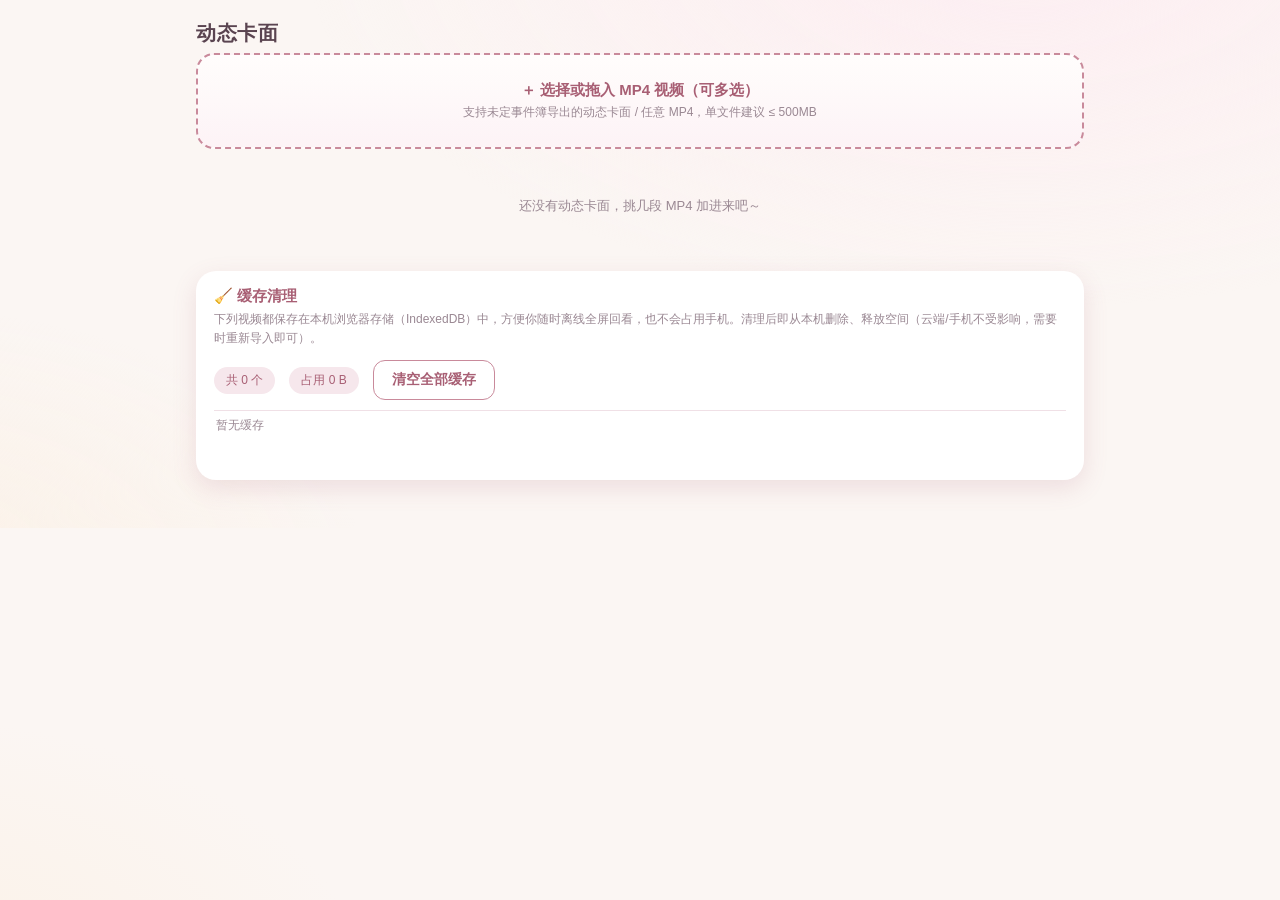
<file: life-cardwall.html>
<!DOCTYPE html>
<html lang="zh-CN">
<head>
<meta charset="UTF-8" />
<meta name="viewport" content="width=device-width, initial-scale=1.0, maximum-scale=1.0, user-scalable=no" />
<title>动态卡面 · 未定事件簿</title>
<style>
  :root{
    --cream:#fbf6f3; --card:#ffffff; --rose:#c98a9b; --rose-d:#a85f74; --rose-l:#f6e7ec;
    --gold:#cBa87f; --gold-d:#a9855c; --ink:#5a4450; --muted:#9a8893; --line:#f0e0e6;
    --radius:20px; --shadow:0 8px 24px rgba(168,95,116,.16);
  }
  *{box-sizing:border-box;-webkit-tap-highlight-color:transparent;}
  html,body{margin:0;padding:0;font-family:"PingFang SC","HarmonyOS Sans SC","Microsoft YaHei",sans-serif;color:var(--ink);background:
     radial-gradient(1200px 600px at 80% -10%, #fdeef2 0%, transparent 60%),
     radial-gradient(900px 500px at -10% 110%, #fbf1e6 0%, transparent 55%),
     var(--cream);
     min-height:100%;}
  .wrap{max-width:920px;margin:0 auto;padding:20px 16px 48px;}
  .topbar{display:flex;align-items:center;gap:12px;margin-bottom:6px;}
  .avatar{width:46px;height:46px;border-radius:50%;background:linear-gradient(135deg,var(--rose),var(--gold));
    display:flex;align-items:center;justify-content:center;font-size:22px;box-shadow:var(--shadow);
    animation:breathe 3.4s ease-in-out infinite;}
  @keyframes breathe{0%,100%{box-shadow:0 0 0 0 rgba(201,138,155,.45), 0 8px 24px rgba(168,95,116,.18);}50%{box-shadow:0 0 0 10px rgba(201,138,155,0), 0 10px 28px rgba(168,95,116,.26);}}
  .titles h1{margin:0;font-size:20px;font-weight:800;letter-spacing:.5px;}
  .titles p{margin:2px 0 0;font-size:11px;color:var(--muted);}
  .pc-tip{margin:10px 0 16px;font-size:12px;color:var(--rose-d);background:var(--rose-l);border:1px solid #f0d6de;
    border-radius:14px;padding:9px 12px;}
  .pc-tip b{color:var(--rose-d);}

  .drop{display:block;width:100%;border:2px dashed var(--rose);border-radius:18px;padding:26px;text-align:center;color:var(--rose-d);
    font-size:14px;cursor:pointer;transition:.18s;background:linear-gradient(180deg,#fffdfc,#fdf3f6);}
  .drop:hover,.drop.over{border-color:var(--rose-d);background:var(--rose-l);}
  .drop .big{font-size:15px;font-weight:700;}
  .drop .small{font-size:12px;color:var(--muted);margin-top:4px;}

  .grid{display:grid;grid-template-columns:repeat(auto-fill,minmax(150px,1fr));gap:14px;margin-top:18px;}
  .gcard{background:var(--card);border-radius:var(--radius);overflow:hidden;box-shadow:var(--shadow);position:relative;
    transition:.18s;}
  .gcard:hover{transform:translateY(-3px);}
  .gcard .thumb{width:100%;aspect-ratio:9/16;background:#2b2330 center/cover no-repeat;display:block;cursor:pointer;}
  .gcard .ph{width:100%;aspect-ratio:9/16;background:linear-gradient(135deg,#efe2e8,#f6ecf0);display:flex;align-items:center;justify-content:center;font-size:30px;color:#d9c3cc;cursor:pointer;}
  .gcard .meta{padding:9px 11px 11px;}
  .gcard .nm{font-size:13px;font-weight:600;white-space:nowrap;overflow:hidden;text-overflow:ellipsis;}
  .gcard .sz{font-size:11px;color:var(--muted);margin-top:2px;}
  .gcard .acts{display:flex;gap:6px;margin-top:8px;}
  .gcard .acts button{flex:1;border:0;border-radius:10px;padding:6px 0;font-size:12px;font-weight:600;cursor:pointer;}
  .gcard .play{background:linear-gradient(135deg,var(--rose),var(--rose-d));color:#fff;}
  .gcard .del{background:#fff;color:#b06a6a;border:1px solid #f0d6d6;}

  .empty{text-align:center;color:var(--muted);font-size:13px;padding:30px 0;}

  /* 缓存面板 */
  .cache{margin-top:26px;background:var(--card);border-radius:var(--radius);padding:16px 18px;box-shadow:var(--shadow);}
  .cache h2{margin:0 0 4px;font-size:15px;color:var(--rose-d);display:flex;align-items:center;gap:6px;}
  .cache .desc{font-size:12px;color:var(--muted);margin:0 0 12px;line-height:1.6;}
  .cache .stat{display:flex;align-items:center;gap:14px;flex-wrap:wrap;margin-bottom:10px;}
  .cache .pill{font-size:12px;background:var(--rose-l);color:var(--rose-d);padding:5px 12px;border-radius:20px;}
  .cache .clist{max-height:200px;overflow:auto;margin:8px 0;border-top:1px solid var(--line);}
  .cache .crow{display:flex;align-items:center;gap:10px;padding:8px 2px;border-bottom:1px solid var(--line);font-size:13px;}
  .cache .crow .cnm{flex:1;white-space:nowrap;overflow:hidden;text-overflow:ellipsis;}
  .cache .crow .csz{color:var(--muted);font-size:12px;min-width:70px;text-align:right;}
  .cache .crow .cdel{color:#b06a6a;border:0;background:#fff;cursor:pointer;font-size:12px;border:1px solid #f0d6d6;border-radius:8px;padding:4px 9px;}
  .btn{border:none;border-radius:12px;padding:10px 18px;font-size:14px;font-weight:700;cursor:pointer;
    background:linear-gradient(135deg,var(--rose),var(--rose-d));color:#fff;box-shadow:var(--shadow);transition:.15s;}
  .btn:active{transform:translateY(1px);}
  .btn.ghost{background:#fff;color:var(--rose-d);border:1.5px solid var(--rose);box-shadow:none;}
  .msg{font-size:12px;color:var(--rose-d);min-height:16px;margin-top:8px;}

  /* 全屏壁纸播放弹层 */
  .modal{position:fixed;inset:0;background:#000;display:none;z-index:50;}
  .modal.show{display:block;}
  .modal .stage{position:absolute;inset:0;display:flex;align-items:center;justify-content:center;overflow:hidden;}
  .modal video{width:100%;height:100%;object-fit:cover;background:#000;transition:transform .25s;}
  .modal .hint{position:absolute;top:14px;left:50%;transform:translateX(-50%);background:rgba(0,0,0,.45);color:#fff;font-size:12px;padding:7px 14px;border-radius:20px;backdrop-filter:blur(4px);opacity:0;transition:.3s;pointer-events:none;z-index:52;}
  .modal:hover .hint,.modal.show .hint{opacity:1;}
  .modal .mbar{position:absolute;bottom:22px;left:50%;transform:translateX(-50%);display:flex;gap:10px;align-items:center;z-index:52;background:rgba(40,30,36,.62);padding:9px 14px;border-radius:16px;backdrop-filter:blur(8px);opacity:.28;transition:.3s;max-width:96vw;flex-wrap:wrap;justify-content:center;}
  .modal:hover .mbar{opacity:1;}
  .modal .mbar button{border:0;border-radius:10px;padding:8px 14px;font-size:12px;font-weight:700;cursor:pointer;white-space:nowrap;}
  .modal .fs{background:var(--gold);color:#fff;}
  .modal .close{background:rgba(255,255,255,.9);color:var(--rose-d);}
  .modal .rot, .modal .sound{background:rgba(243,228,234,.92);color:var(--rose-d);}
  .modal .mbar button:disabled{opacity:.55;cursor:not-allowed;}
</style>
</head>
<body>
<div class="wrap">
  <div class="topbar">
    <div class="titles">
      <h1>动态卡面</h1>
    </div>
  </div>

  <label class="drop" id="drop">
    <div class="big">＋ 选择或拖入 MP4 视频（可多选）</div>
    <div class="small">支持未定事件簿导出的动态卡面 / 任意 MP4，单文件建议 ≤ 500MB</div>
    <input id="file" type="file" accept="video/mp4,.mp4" multiple hidden />
  </label>

  <div class="grid" id="grid"></div>
  <div class="empty" id="empty">还没有动态卡面，挑几段 MP4 加进来吧～</div>

  <!-- 缓存清理（独立功能） -->
  <div class="cache">
    <h2>🧹 缓存清理</h2>
    <p class="desc">下列视频都保存在本机浏览器存储（IndexedDB）中，方便你随时离线全屏回看，也不会占用手机。清理后即从本机删除、释放空间（云端/手机不受影响，需要时重新导入即可）。</p>
    <div class="stat">
      <span class="pill" id="cntPill">共 0 个</span>
      <span class="pill" id="sizePill">占用 0 MB</span>
      <button class="btn ghost" id="clearAll">清空全部缓存</button>
    </div>
    <div class="clist" id="clist"></div>
    <div class="msg" id="cmsg"></div>
  </div>
</div>

  <div class="modal" id="modal">
  <div class="hint">移动鼠标显示按钮 · 按 Esc 或点击空白退出 · 点击画面暂停/播放</div>
  <div class="stage">
    <video id="player" playsinline loop></video>
  </div>
  <div class="mbar">
    <button class="rot" id="rotLeftBtn" title="左转 90°">↺ 左转</button>
    <button class="rot" id="rotRightBtn" title="右转 90°">↻ 右转</button>
    <button class="rot" id="rotResetBtn" title="还原">↩ 还原</button>
    <button class="sound" id="muteBtn" title="开关声音（循环播放时可临时静音）">声音 开</button>
    <button class="fs" id="fsBtn">⛶ 全屏</button>
    <button class="close" id="closeBtn">关闭</button>
  </div>
</div>

<script>
(function(){
  "use strict";
  var DB_NAME="lifeCardwallDB", STORE="videos";
  var db=null, ready=false, failed=false;
  var $ = function(id){ return document.getElementById(id); };
  var grid=$("grid"), empty=$("empty"), drop=$("drop"), file=$("file");
  var cntPill=$("cntPill"), sizePill=$("sizePill"), clist=$("clist"), cmsg=$("cmsg");

  /* ---------- IndexedDB ---------- */
  function openDB(){
    return new Promise(function(res,rej){
      if(!window.indexedDB){ rej(new Error("no-idb")); return; }
      var req=indexedDB.open(DB_NAME,1);
      req.onupgradeneeded=function(e){ var d=e.target.result; if(!d.objectStoreNames.contains(STORE)) d.createObjectStore(STORE,{keyPath:"id"}); };
      req.onsuccess=function(e){ db=e.target.result; res(db); };
      req.onerror=function(e){ rej(e); };
    });
  }
  function tx(mode){ return db.transaction(STORE,mode).objectStore(STORE); }
  function put(rec){ return new Promise(function(res,rej){ var r=tx("readwrite").put(rec); r.onsuccess=function(){res();}; r.onerror=function(){rej(r.error);}; }); }
  function getAll(){ return new Promise(function(res,rej){ var r=tx("readonly").getAll(); r.onsuccess=function(){res(r.result||[]);}; r.onerror=function(){rej(r.error);}; }); }
  function del(id){ return new Promise(function(res,rej){ var r=tx("readwrite").delete(id); r.onsuccess=function(){res();}; r.onerror=function(){rej(r.error);}; }); }
  function clearAll(){ return new Promise(function(res,rej){ var r=tx("readwrite").clear(); r.onsuccess=function(){res();}; r.onerror=function(){rej(r.error);}; }); }

  /* ---------- 缩略图 ---------- */
  function genThumb(blob){
    return new Promise(function(res){
      try{
        var v=document.createElement("video"); v.preload="metadata"; v.muted=true;
        var url=URL.createObjectURL(blob); v.src=url;
        var fin=function(){ try{URL.revokeObjectURL(url);}catch(e){} };
        v.onloadedmetadata=function(){ try{ v.currentTime=Math.min(0.2,(v.duration||2)/3); }catch(e){} };
        v.onseeked=function(){
          try{
            var c=document.createElement("canvas");
            var w=300, h=Math.round(w*(v.videoHeight/v.videoWidth||0.5625));
            c.width=w; c.height=(h||169);
            c.getContext("2d").drawImage(v,0,0,c.width,c.height);
            res(c.toDataURL("image/jpeg",0.72));
          }catch(e){ res(""); } finally{ fin(); }
        };
        v.onerror=function(){ res(""); fin(); };
        setTimeout(function(){ res(""); fin(); }, 6000);
      }catch(e){ res(""); }
    });
  }

  /* ---------- 渲染 ---------- */
  var videos=[];
  function fmtSize(b){ if(b>=1048576) return (b/1048576).toFixed(1)+" MB"; if(b>=1024) return (b/1024).toFixed(0)+" KB"; return b+" B"; }
  function render(){
    grid.innerHTML="";
    if(!videos.length){ empty.style.display="block"; } else { empty.style.display="none"; }
    var total=0;
    videos.forEach(function(v){
      total+=v.size||0;
      var card=document.createElement("div"); card.className="gcard";
      var media = v.thumb
        ? '<div class="thumb" style="background-image:url('+JSON.stringify(v.thumb)+')"></div>'
        : '<div class="ph">🎞️</div>';
      card.innerHTML = media +
        '<div class="meta"><div class="nm">'+esc(v.name)+'</div><div class="sz">'+fmtSize(v.size||0)+'</div>'+
        '<div class="acts"><button class="play" data-id="'+v.id+'">▶ 播放</button>'+
        '<button class="del" data-id="'+v.id+'">删除</button></div></div>';
      grid.appendChild(card);
    });
    cntPill.textContent="共 "+videos.length+" 个";
    sizePill.textContent="占用 "+fmtSize(total);
    renderCacheList();
  }
  function renderCacheList(){
    clist.innerHTML="";
    if(!videos.length){ clist.innerHTML='<div style="font-size:12px;color:#9a8893;padding:6px 2px;">暂无缓存</div>'; return; }
    videos.forEach(function(v){
      var row=document.createElement("div"); row.className="crow";
      row.innerHTML='<span class="cnm">'+esc(v.name)+'</span><span class="csz">'+fmtSize(v.size||0)+'</span>'+
        '<button class="cdel" data-id="'+v.id+'">删除</button>';
      clist.appendChild(row);
    });
  }
  function esc(s){ return String(s).replace(/[&<>"]/g,function(c){return {"&":"&amp;","<":"&lt;",">":"&gt;",'"':"&quot;"}[c];}); }

  /* ---------- 导入 ---------- */
  async function importFiles(fileList){
    if(!ready){ cmsg.textContent="存储未就绪，请刷新页面后重试（需通过已发布的工作台网页打开本功能）。"; return; }
    for(var i=0;i<fileList.length;i++){
      var f=fileList[i];
      if(!/mp4$/i.test(f.name) && f.type.indexOf("mp4")<0){ cmsg.textContent="已跳过非 MP4 文件："+f.name; continue; }
      cmsg.textContent="正在导入："+f.name+"（生成封面中…）";
      var thumb=await genThumb(f);
      var rec={ id:"v"+Date.now()+"_"+Math.random().toString(36).slice(2,7), name:f.name, size:f.size, type:f.type||"video/mp4", addedAt:Date.now(), thumb:thumb, blob:f };
      try{ await put(rec); videos.unshift(rec); render(); cmsg.textContent="已加入："+f.name; }
      catch(e){ cmsg.textContent="保存失败："+f.name+"（存储可能已满，点「清理缓存」释放后重试）"; }
    }
    cmsg.textContent="导入完成，共 "+videos.length+" 个动态卡面。";
  }

  /* ---------- 播放（壁纸级全屏） ---------- */
  var curId=null, curUrl=null, curRot=0, soundOn=true; // 0/90/180/270
  function play(id){
    var v=videos.filter(function(x){return x.id===id;})[0]; if(!v) return;
    curId=id; curRot=0; applyRot();
    var player=$("player");
    if(curUrl){ try{URL.revokeObjectURL(curUrl);}catch(e){} }
    curUrl=URL.createObjectURL(v.blob);
    player.src=curUrl;
    player.muted=false; /* 全屏播放需要声音（之前为壁纸模式误设为静音） */
    soundOn=true; var mb=$("muteBtn"); if(mb) mb.textContent="声音 开"; /* 每次播放重置声音开关 */
    $("modal").classList.add("show");
    /* 竖屏视频（手机录屏）自动旋转 90° 横屏铺满，避免拉伸变形 */
    player.onloadedmetadata=function(){
      if(player.videoHeight>player.videoWidth){ curRot=90; applyRot(); }
    };
    player.play().catch(function(){});
    goFullscreen();
  }
  function applyRot(){
    var p=$("player");
    p.style.transform="rotate("+curRot+"deg)";
    /* 旋转 90/270° 时宽高互换，确保铺满全屏不变形 */
    if(curRot%180!==0){ p.style.width="100vh"; p.style.height="100vw"; }
    else { p.style.width="100%"; p.style.height="100%"; }
  }
  function rotLeft(){ curRot=(curRot-90+360)%360; applyRot(); }
  function rotRight(){ curRot=(curRot+90)%360; applyRot(); }
  function rotReset(){ curRot=0; applyRot(); }
  $("rotLeftBtn").onclick=rotLeft;
  $("rotRightBtn").onclick=rotRight;
  $("rotResetBtn").onclick=rotReset;
  $("closeBtn").onclick=function(){
    var p=$("player"); p.pause(); p.removeAttribute("src"); p.load(); curRot=0; applyRot();
    if(curUrl){ try{URL.revokeObjectURL(curUrl);}catch(e){} curUrl=null; }
    if(document.fullscreenElement){ document.exitFullscreen().catch(function(){}); }
    $("modal").classList.remove("show");
  };
  function goFullscreen(){
    var stage=document.querySelector(".modal .stage");
    if(stage.requestFullscreen){ stage.requestFullscreen().catch(function(){}); }
    else if(document.documentElement.requestFullscreen){ document.documentElement.requestFullscreen().catch(function(){}); }
  }
  $("fsBtn").onclick=function(){
    var stage=document.querySelector(".modal .stage");
    if(document.fullscreenElement){ document.exitFullscreen(); }
    else if(stage.requestFullscreen){ stage.requestFullscreen(); }
  };
  $("player").onclick=function(){ var p=$("player"); if(p.paused) p.play(); else p.pause(); };
  $("modal").addEventListener("click",function(e){ if(e.target===this) $("closeBtn").click(); });
  document.addEventListener("keydown",function(e){ if(e.key==="Escape" && $("modal").classList.contains("show")) $("closeBtn").click(); });

  /* ---------- 声音开关（循环播放时可临时静音） ---------- */
  $("muteBtn").onclick=function(){
    soundOn=!soundOn;
    $("player").muted=!soundOn;
    $("muteBtn").textContent = soundOn ? "声音 开" : "声音 关";
  };

  /* ---------- 删除 / 清空 ---------- */
  async function removeOne(id){
    try{ await del(id); videos=videos.filter(function(x){return x.id!==id;}); render(); cmsg.textContent="已删除 1 个缓存。"; }
    catch(e){ cmsg.textContent="删除失败："+e; }
  }
  $("clearAll").onclick=function(){
    if(!videos.length){ cmsg.textContent="已经是空的啦～"; return; }
    if(!confirm("确定清空全部动态卡面缓存？将从本机删除 "+videos.length+" 个视频，释放 "+fmtSize(videos.reduce(function(a,b){return a+(b.size||0);},0))+"。")) return;
    clearAll().then(function(){ videos=[]; render(); cmsg.textContent="已清空全部缓存，空间已释放。"; })
      .catch(function(e){ cmsg.textContent="清空失败："+e; });
  };
  grid.addEventListener("click",function(e){ var b=e.target.closest("button[data-id]"); if(!b)return; var id=b.getAttribute("data-id"); if(b.classList.contains("play")) play(id); else removeOne(id); });
  clist.addEventListener("click",function(e){ var b=e.target.closest(".cdel"); if(!b)return; removeOne(b.getAttribute("data-id")); });

  /* ---------- 拖拽 / 选择 ---------- */
  drop.addEventListener("click",function(){ file.click(); });
  file.addEventListener("change",function(){ if(file.files&&file.files.length) importFiles(file.files); file.value=""; });
  ["dragover","dragenter"].forEach(function(ev){ drop.addEventListener(ev,function(e){e.preventDefault();drop.classList.add("over");}); });
  ["dragleave","drop"].forEach(function(ev){ drop.addEventListener(ev,function(e){e.preventDefault();drop.classList.remove("over");}); });
  drop.addEventListener("drop",function(e){ if(e.dataTransfer.files&&e.dataTransfer.files.length) importFiles(e.dataTransfer.files); });

  /* ---------- 初始化 ---------- */
  openDB().then(function(){ ready=true; return getAll(); }).then(function(list){ videos=list||[]; render(); })
    .catch(function(){ failed=true; ready=false;
      empty.style.display="block"; empty.textContent="⚠️ 本浏览器/打开方式暂不支持视频存储（多为本地双击打开所致）。请通过已发布的工作台网页打开「动态卡面」，即可正常保存与欣赏。";
      cmsg.textContent="存储不可用：请用已发布的工作台网页（GitHub Pages）打开本功能。"; });
})();
</script>
</body>
</html>
</file>
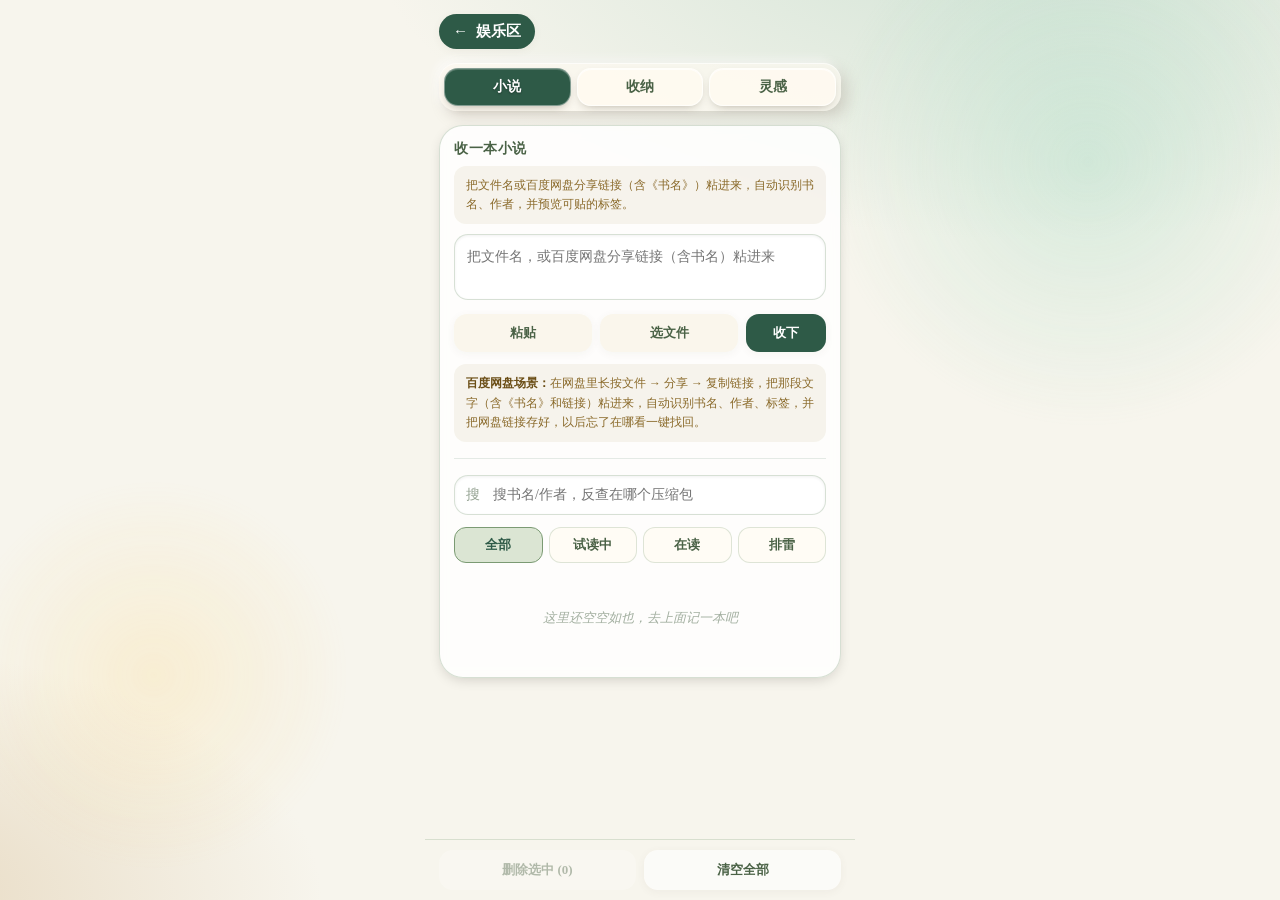
<file: novel-shelf.html>
<!DOCTYPE html>
<html lang="zh-CN">
<head>
<meta charset="utf-8" />
<meta name="viewport" content="width=device-width, initial-scale=1, maximum-scale=1, user-scalable=no" />
<title>娱乐区预览 · 小李的工作台</title>
<style>
  /* ============ 完全沿用原工作台设计变量 ============ */
  :root{
    --cream:#f7f5ed; --cream3:#faf6ec;
    --green:#7b9a73; --green-deep:#2e5a47; --green-dark:#4a6246;
    --green-pale:#dbe5d3; --green-mist:#c9d6c0;
    --gold:#b8a67d; --red:#b87a72; --ink:#4a4a42;
    --shadow:0 4px 14px rgba(95,90,75,.08);
    --shadow-sm:0 2px 8px rgba(95,90,75,.06);
    --clay-radius:24px;
    --font-size-base:15px;
    --ui-font:"Noto Serif SC","Songti SC","STSong","SimSun","宋体",serif;
  }
  *{box-sizing:border-box;-webkit-tap-highlight-color:transparent}
  html,body{margin:0;padding:0}
  body{
    font-family:var(--ui-font);
    background:
      radial-gradient(1200px 600px at 80% -10%, #cfe2d4 0%, transparent 55%),
      radial-gradient(900px 500px at -10% 100%, #e7d9c0 0%, transparent 50%),
      var(--cream);
    color:var(--ink); min-height:100vh; font-size:var(--font-size-base);
    padding-bottom:90px;
  }
  body::before{
    content:""; position:fixed; inset:0; pointer-events:none; z-index:0; opacity:.55;
    background:
      radial-gradient(380px 380px at 85% 18%, rgba(143,211,182,.55) 0%, transparent 70%),
      radial-gradient(280px 280px at 12% 75%, rgba(255,209,102,.35) 0%, transparent 70%);
  }
  .page{position:relative;z-index:1;max-width:430px;margin:0 auto;padding:14px 14px 14px}
  .page-title{
    display:inline-flex;align-items:center;gap:8px;font-weight:600;color:#fff;
    background:var(--green-deep);border-radius:20px;padding:8px 14px;
    box-shadow:var(--shadow-sm);font-family:var(--ui-font);margin-bottom:14px;
  }
  .sub-tabs{display:flex;gap:6px;margin-bottom:14px;background:rgba(255,251,242,.6);
    border-radius:18px;padding:5px;box-shadow:6px 6px 14px rgba(154,144,130,.30), -4px -4px 10px rgba(255,255,255,.60),inset 0 1px 0 rgba(255,255,255,.6)}
  .sub-tabs .sub{
    flex:1;text-align:center;border:none;background:rgba(255,251,242,.86);
    color:var(--green-dark);padding:9px 6px;border-radius:14px;font-size:14px;
    font-weight:600;font-family:inherit;cursor:pointer;transition:.15s;
    border:1px solid rgba(255,255,255,.6);
    box-shadow:0 4px 10px -4px rgba(60,50,30,.35),inset 0 1px 0 rgba(255,255,255,.6);
  }
  .sub-tabs .sub.active{
    background:var(--green-deep);color:#fff;
    box-shadow:0 4px 10px -4px rgba(60,50,30,.4),inset 0 1px 0 rgba(255,255,255,.18);
    border:1px solid rgba(255,255,255,.4);text-shadow:0 1px 2px rgba(0,0,0,.35);
  }
  .card{
    background:rgba(255,255,255,.82);
    border:1px solid rgba(123,154,115,.3);
    border-radius:var(--clay-radius);
    box-shadow:0 4px 14px -4px rgba(20,16,10,.2);
    padding:14px;margin-bottom:12px;color:var(--green-dark);
    backdrop-filter:blur(6px);
  }
  .card-row{display:flex;align-items:center;gap:8px;margin-bottom:8px}
  .card-title{font-weight:700;font-size:14px;color:var(--green-dark);letter-spacing:.5px}
  .tip{font-size:12px;color:#8a6a2a;background:rgba(184,166,125,.12);border-radius:12px;padding:10px 12px;margin-bottom:12px;line-height:1.6}
  .tip b{color:#6b4e16}
  .input-area{
    width:100%;border:1px solid rgba(123,154,115,.3);border-radius:14px;
    padding:11px 12px;font-size:14px;background:#fff;
    color:var(--green-dark);font-family:inherit;outline:none;line-height:1.5;
    min-height:60px;resize:none;box-shadow:inset 0 1px 3px rgba(20,16,10,.06);
  }
  .btn-row{display:flex;gap:8px;margin-top:10px;flex-wrap:wrap}
  .soft-btn{
    flex:1;min-width:80px;border:none;border-radius:13px;padding:10px 8px;font-size:13px;
    background:var(--cream3);color:var(--green-dark);font-weight:600;cursor:pointer;
    box-shadow:var(--shadow-sm);font-family:inherit;
  }
  .soft-btn.primary{background:var(--green-deep);color:#fff}
  .soft-btn:active{transform:scale(.97)}
  .soft-btn.block{width:100%;flex:none}
  .preview{
    margin-top:12px;border:1px dashed rgba(123,154,115,.4);border-radius:14px;
    padding:10px 12px;font-size:13px;background:rgba(219,229,211,.25);display:none;
  }
  .preview.show{display:block}
  .preview .line{margin:3px 0}
  .preview .k{color:var(--green-deep);font-weight:700;margin-right:6px}
  .preview .src{color:#8a6a2a}
  .preview .badge{display:inline-block;font-size:11px;border-radius:8px;padding:2px 8px;background:var(--gold);color:#fff;font-weight:700;margin-left:6px}
  .search-input{
    width:100%;border:1px solid rgba(123,154,115,.3);border-radius:14px;
    padding:11px 14px 11px 38px;font-size:14px;background:#fff;
    color:var(--green-dark);font-family:inherit;outline:none;box-shadow:inset 0 1px 3px rgba(20,16,10,.06);
  }
  .search-wrap{position:relative;margin-bottom:10px}
  .search-wrap .ico{position:absolute;left:12px;top:50%;transform:translateY(-50%);font-size:14px;opacity:.6}
  .st-tabs{display:flex;gap:6px;margin-bottom:10px}
  .st-tab{
    flex:1;text-align:center;padding:8px 4px;border-radius:12px;font-size:13px;font-weight:600;
    background:rgba(255,251,242,.7);border:1px solid rgba(123,154,115,.25);
    color:var(--green-dark);cursor:pointer;font-family:inherit;
  }
  .st-tab.on{background:var(--green-pale);border-color:var(--green);color:var(--green-deep)}
  /* 标签轴 */
  .tagbar{margin-bottom:12px}
  .tagbar .ax{display:flex;flex-wrap:wrap;gap:6px;align-items:center;margin:4px 0}
  .tagbar .ax .axn{font-size:11px;opacity:.55;width:54px;flex:0 0 auto}
  .tagbtn{border:none;border-radius:12px;padding:5px 11px;font-size:12px;font-weight:600;cursor:pointer;font-family:inherit;
    background:rgba(255,255,255,.7);color:var(--green-dark);border:1px solid rgba(123,154,115,.25)}
  .tagbtn.on{background:var(--green-deep);color:#fff;border-color:var(--green-deep)}
  .tagbtn.empty{opacity:.35}
  .shelf-list{display:flex;flex-direction:column;gap:10px}
  .shelf-item{
    background:rgba(255,255,255,.82);border:1px solid rgba(123,154,115,.3);border-radius:16px;
    padding:12px 13px;color:var(--green-dark);box-shadow:0 4px 10px -4px rgba(20,16,10,.2);
    backdrop-filter:blur(6px);position:relative;
  }
  .shelf-item .name{font-weight:700;font-size:15px;line-height:1.35;padding:0 54px 0 30px}
  .shelf-item .sel{position:absolute;top:13px;left:11px;width:18px;height:18px;accent-color:var(--green-deep);cursor:pointer}
  .shelf-item .author{font-size:12px;opacity:.7;margin-top:2px;font-style:italic}
  .shelf-item .src{font-size:11px;background:rgba(184,166,125,.18);color:#6b4e16;border-radius:8px;padding:3px 8px;display:inline-block;margin-top:6px;font-weight:600}
  .shelf-item .arc{font-size:11px;background:var(--green-pale);color:var(--green-dark);border-radius:8px;padding:3px 8px;display:inline-block;margin-top:6px;font-weight:600;margin-left:4px}
  .shelf-item .tags{margin-top:7px}
  .tagpill{display:inline-block;font-size:11px;border-radius:10px;padding:3px 9px;font-weight:600;margin:0 4px 4px 0;cursor:pointer}
  .tagpill.world{background:#d8e6f0;color:#2e5a72}
  .tagpill.rel{background:#ead8f0;color:#5a3a72}
  .tagpill.char{background:#f0e0d2;color:#7a4a2a}
  .tagpill.bg{background:#d8f0d8;color:#2e6a3a}
  .tagpill.taste{background:#f0e0ea;color:#7a3a5a}
  .shelf-item .op{display:flex;gap:6px;margin-top:9px;flex-wrap:wrap}
  .op-btn{border:none;border-radius:11px;padding:6px 10px;font-size:12px;font-weight:600;cursor:pointer;flex:1;font-family:inherit;min-width:64px}
  .op-btn.read{background:var(--green-pale);color:var(--green-dark)}
  .op-btn.drop{background:#f3dfe1;color:#9a424a}
  .op-btn.tag{background:#e7e0f3;color:#5a4a7a}
  .op-btn.del{background:#ebe6de;color:var(--ink);opacity:.6}
  .st-badge{position:absolute;top:12px;right:13px;font-size:11px;font-weight:700;padding:3px 9px;border-radius:20px}
  .st-badge.try{background:#e7e0f3;color:#5a4a7a}
  .st-badge.read{background:#cfe5d6;color:#2e5a47}
  .st-badge.drop{background:#f3dfe1;color:#9a424a}
  .empty{text-align:center;color:var(--green-dark);opacity:.5;font-size:13px;padding:36px 10px;font-style:italic}
  .dock{position:fixed;left:0;right:0;bottom:0;max-width:430px;margin:0 auto;
    background:rgba(247,245,237,.92);backdrop-filter:blur(8px);border-top:1px solid rgba(123,154,115,.25);
    display:flex;gap:8px;padding:10px 14px;z-index:30}
  .dock button{flex:1;border:none;border-radius:14px;padding:11px;font-size:13px;font-weight:700;cursor:pointer;
    background:rgba(255,255,255,.6);color:var(--green-dark);font-family:inherit;box-shadow:var(--shadow-sm)}
  .dock button:disabled{opacity:.4;cursor:not-allowed;box-shadow:none}
  .mask{position:fixed;inset:0;background:rgba(46,90,71,.35);display:none;align-items:flex-end;z-index:50;backdrop-filter:blur(2px)}
  .mask.show{display:flex}
  .sheet{background:rgba(255,251,242,.96);width:100%;max-width:430px;margin:0 auto;border-radius:24px 24px 0 0;
    padding:20px 16px 26px;max-height:86vh;overflow:auto;box-shadow:0 -10px 30px rgba(20,16,10,.2);
    animation:rise .25s ease;color:var(--green-dark);font-family:var(--ui-font);position:relative}
  @keyframes rise{from{transform:translateY(100%)}to{transform:none}}
  .sheet h3{margin:0 0 4px;font-size:17px;font-weight:700}
  .sheet .sub{font-size:12px;opacity:.65;margin-bottom:14px}
  .close{position:absolute;top:16px;right:18px;font-size:24px;cursor:pointer;opacity:.5;color:var(--green-dark)}
  .pk-item{display:flex;align-items:center;font-size:13px;padding:7px 0;border-bottom:1px dashed rgba(123,154,115,.2)}
  .pk-item:last-child{border:none}
  .hidden{display:none!important}
  .file-hidden{display:none}
  .toast{position:fixed;left:50%;top:14%;transform:translateX(-50%);background:var(--green-deep);color:#fff;padding:12px 18px;border-radius:14px;font-size:14px;box-shadow:0 8px 24px rgba(46,90,71,.35);opacity:0;transition:opacity .25s, top .25s;pointer-events:none;z-index:99;max-width:80%;text-align:center}
  .toast.show{opacity:1}
  /* 标签编辑弹窗 */
  .edit-ax{margin-bottom:14px}
  .edit-ax .an{font-size:13px;font-weight:700;margin-bottom:6px;color:var(--green-deep)}
  .edit-ax .words{display:flex;flex-wrap:wrap;gap:7px}
  .edit-custom{display:flex;gap:7px;margin-top:12px;align-items:center}
  .edit-custom select{border:1px solid rgba(123,154,115,.4);border-radius:12px;padding:8px 6px;font-family:inherit;font-size:13px;background:rgba(255,255,255,.7);color:var(--green-deep)}
  .edit-custom input{flex:1;border:1px solid rgba(123,154,115,.4);border-radius:12px;padding:9px 11px;font-family:inherit;font-size:13px;background:rgba(255,255,255,.7)}
  .edit-custom input:focus{outline:none;border-color:var(--green-deep)}
  .wbtn{border:none;border-radius:12px;padding:6px 12px;font-size:13px;cursor:pointer;font-family:inherit;
    background:rgba(255,255,255,.7);color:var(--green-dark);border:1px solid rgba(123,154,115,.3)}
  .wbtn.on{background:var(--green-deep);color:#fff;border-color:var(--green-deep)}
  /* 压缩包清单 */
  .pk-pack{border:1px solid rgba(123,154,115,.25);border-radius:14px;padding:10px 12px;margin-bottom:10px;background:rgba(255,255,255,.5)}
  .pk-pack-name{font-weight:700;font-size:14px;color:var(--green-deep);margin-bottom:6px}
  .pk-count{font-size:11px;font-weight:600;background:var(--green-pale);color:var(--green-dark);border-radius:8px;padding:2px 8px;margin-left:6px}
  .pk-series{font-size:12px;font-weight:700;color:#8a6a2a;margin:8px 0 4px}
  .pk-item{font-size:13px;padding:4px 0 4px 6px;border-left:2px solid rgba(123,154,115,.35);margin:3px 0}
  .pk-file{font-size:11px;opacity:.5;margin-left:6px;word-break:break-all}
  /* 自动收纳汇总条 */
  #packSummary{font-size:13px;background:var(--green-pale);color:var(--green-deep);border-radius:12px;padding:10px 12px;margin-bottom:12px;line-height:1.5}
  #packSummary b{color:var(--green-dark)}
  /* 多包定位 */
  .shelf-item .arc.multi{display:block;background:rgba(123,154,115,.12);border:1px solid rgba(123,154,115,.28);color:var(--green-deep);padding:8px 10px;margin-top:6px;font-weight:500;line-height:1.9}
  .shelf-item .arc.multi b{color:var(--green-dark)}
  .ploc{display:inline-block;font-size:11px;background:#fff;border:1px solid rgba(123,154,115,.35);border-radius:8px;padding:2px 8px;margin:2px 4px 2px 0;color:#4a6b54}
  .ploc.smallest{background:var(--green-deep);color:#fff;border-color:var(--green-deep);font-weight:700}
  .arc-note{font-size:11px;color:#8a6a2a;margin-top:4px;font-weight:600}
</style>
</head>
<body>

<div class="page">
  <div class="page-title">
    <a href="index.html" style="color:inherit;text-decoration:none;display:inline-flex;align-items:center;gap:5px">←</a>
    娱乐区
  </div>

  <div class="sub-tabs" id="subtabs">
    <button class="sub active" data-sub="novel">小说</button>
    <button class="sub" data-sub="shelf">收纳</button>
    <button class="sub" data-sub="insp">灵感</button>
  </div>

  <!-- 小说 tab：认真读完 / 在追的小说都记这儿，带标签轴 -->
  <div id="novel-panel">
    <div class="card">
      <div class="card-row"><span class="card-title">收一本小说</span></div>
      <div class="tip" style="margin-bottom:10px">
        把文件名或百度网盘分享链接（含《书名》）粘进来，自动识别书名、作者，并预览可贴的标签。
      </div>
      <textarea id="entryInput" class="input-area" placeholder="把文件名，或百度网盘分享链接（含书名）粘进来"></textarea>
      <div class="btn-row">
        <button class="soft-btn" id="btnPaste">粘贴</button>
        <button class="soft-btn" id="btnPick">选文件</button>
        <button class="soft-btn primary" id="btnAdd" style="flex:0 0 auto;padding:10px 14px">收下</button>
      </div>
      <div class="preview" id="preview"></div>
      <div class="tip" style="margin-top:12px">
        <b>百度网盘场景：</b>在网盘里长按文件 → 分享 → 复制链接，把那段文字（含《书名》和链接）粘进来，自动识别书名、作者、标签，并把网盘链接存好，以后忘了在哪看一键找回。
      </div>
      <input type="file" id="filePick" class="file-hidden" multiple />
      <hr style="border:none;border-top:1px solid rgba(46,90,71,.12);margin:16px 0" />
      <div class="search-wrap">
        <span class="ico">搜</span>
        <input id="searchInput" class="search-input" placeholder="搜书名/作者，反查在哪个压缩包" />
      </div>
      <div class="tagbar" id="tagbar"></div>
      <div class="st-tabs" id="stTabs">
        <div class="st-tab on" data-st="all">全部</div>
        <div class="st-tab" data-st="try">试读中</div>
        <div class="st-tab" data-st="read">在读</div>
        <div class="st-tab" data-st="drop">排雷</div>
      </div>
      <div class="shelf-list" id="shelfList"></div>
    </div>
  </div>

  <!-- 收纳 tab：压缩包目录工具 -->
  <div id="shelf-panel" class="hidden">
    <div class="card">
      <div class="card-row"><span class="card-title">压缩包目录</span></div>
      <div class="tip" style="margin-bottom:10px">
        你压好的小说包，时间一久就忘了里面有哪些？选一下压缩包，<b>自动读出里面每一本小说的名字，列成目录归档</b>。归档后回到「小说」一搜，就知道某本在哪个包里、重复出现时还会标出最小的包。
      </div>
      <button class="soft-btn primary block" id="btnPickZip">选压缩包，自动列目录（zip / dzip / tar / iso 都行）</button>
      <div style="font-size:12px;opacity:.7;margin:12px 0 6px">或者：粘贴文件清单（一行一个文件名）</div>
      <textarea id="packList" class="input-area" placeholder="每行一个文件名，例如：&#10;《龙傲天》by 热带雨林.txt&#10;《深海》.txt"></textarea>
      <button class="soft-btn block" id="btnParseList" style="margin-top:8px">解析清单</button>
      <input type="file" id="zipPick" class="file-hidden" multiple accept=".zip,.dzip,.tar,.tgz,.gz,.iso,.7z,.rar" />
    </div>
  </div>

  <!-- 灵感 tab：脑洞 / 梗 / 想写的情节 -->
  <div id="insp-panel" class="hidden">
    <div class="card">
      <div class="card-row"><span class="card-title">灵感</span></div>
      <div class="tip" style="margin-bottom:10px">突然冒出来的脑洞、梗、想写的情节，随手记在这里。</div>
      <textarea id="inspInput" class="input-area" placeholder="写点什么…"></textarea>
      <button class="soft-btn primary block" id="btnAddInsp" style="margin-top:8px">记下</button>
      <div class="shelf-list" id="inspList"></div>
    </div>
  </div>
</div>

<!-- dock -->
<div class="dock">
  <button id="btnDelSel" disabled>删除选中 (0)</button>
  <button id="btnClear">清空全部</button>
</div>
<div id="toast" class="toast"></div>

<!-- 压缩包预览弹窗 -->
<div class="mask" id="packMask">
  <div class="sheet">
    <span class="close" id="packClose">×</span>
    <h3>压缩包目录清单</h3>
    <div class="sub">解析完已<b>自动收纳</b>进小说架。下面按「单个压缩包一组」列出目录（文件夹=系列），可复制整份清单，或导出 .txt。以后在上方搜索书名，就能反查它在哪个包里。</div>
    <div id="packPreview">
      <div id="packItems" style="max-height:46vh;overflow:auto"></div>
      <div class="btn-row" style="margin-top:12px">
        <button class="soft-btn" id="btnCopyList">复制清单</button>
        <button class="soft-btn" id="btnExportList">导出 .txt</button>
      </div>
      <button class="soft-btn primary block" id="btnSavePack" style="margin-top:8px">完成 ✓</button>
    </div>
  </div>
</div>

<!-- 标签编辑弹窗 -->
<div class="mask" id="tagMask">
  <div class="sheet">
    <span class="close" id="tagClose">×</span>
    <h3>给这本书加标签</h3>
    <div class="sub" id="tagBookName"></div>
    <div id="tagEditBody"></div>
    <div class="edit-custom">
      <select id="tagCustomAxis">
        <option value="char">人设</option>
        <option value="world">世界观</option>
        <option value="bg">背景</option>
        <option value="rel">感情线</option>
        <option value="taste">口味</option>
      </select>
      <input id="tagCustomInput" placeholder="自己填，比如：DOM系攻 / 小狗受 / 双A" />
      <button class="soft-btn" id="btnAddCustomTag">加</button>
    </div>
    <button class="soft-btn primary block" id="btnSaveTags" style="margin-top:14px">保存标签</button>
  </div>
</div>

<script>
  const $ = s => document.querySelector(s);
  const $$ = s => document.querySelectorAll(s);
  const STORE_KEY = 'novel-shelf-v2';
  let data = { books: [], packs: [], ideas: [] };
  let curPreview = null;
  let packPacks = [];
  let packPlainText = '';
  let filterTag = null;       // 形如 "world:abo"
  let editingTags = null;     // 编辑中的标签副本
  let editingId = null;       // 正在编辑标签的书 id
  let selectedIds = new Set(); // 多选删除：当前勾选的书 id

  /* 标签轴定义 */
  const TAG_AXES = [
    {key:'world', name:'世界观', words:['哨兵向导','abo','双A','末世','无限流','修仙','西幻','机甲','克苏鲁','穿书','重生','灵异','AA恋','AO恋','OA恋','哨向']},
    {key:'rel',   name:'感情线', words:['暗恋','破镜重圆','年上','年下','双向奔赴','师徒','冤家','追妻','青梅竹马','先婚后爱']},
    {key:'char',  name:'人设（攻/受）', words:['美强惨','疯批','忠犬','腹黑','笨蛋美人','温柔','强强','病娇','DOM系攻','小狗受','年下攻','年上攻','温柔受','诱受','腹黑攻','爹系受','疯批攻']},
    {key:'bg',    name:'背景',   words:['校园','娱乐圈','古耽','职场','星际','末日','豪门','电竞','种田']},
    {key:'taste', name:'口味',   words:['HE','BE','甜','虐','群像','慢热','爽文','治愈']}
  ];
  const AX_NAME = {}; TAG_AXES.forEach(a=>AX_NAME[a.key]=a.name);

  /* ---------- 存储 ---------- */
  function load(){ try{ const r=localStorage.getItem(STORE_KEY); if(r) data=JSON.parse(r);}catch(e){} }
  function save(){ try{ localStorage.setItem(STORE_KEY, JSON.stringify(data)); }catch(e){} }

  /* ---------- 标签提取 ---------- */
  function extractTags(text){
    const t=(text||'').toLowerCase();
    const out=[];
    TAG_AXES.forEach(ax=>{
      ax.words.forEach(w=>{ if(t.includes(w.toLowerCase())) out.push({axis:ax.key, v:w}); });
    });
    return out;
  }

  /* ---------- 核心：识别解析 ---------- */
  function parseInput(text){
    text=(text||'').trim();
    const r={title:'',author:'',source:'',code:'',isBaidu:false,tags:[]};
    const bM=text.match(/https?:\/\/pan\.baidu\.com\/s\/[A-Za-z0-9_-]+/);
    if(bM){
      r.isBaidu=true; r.source=bM[0];
      const cM=text.match(/提取码[:：]?\s*([A-Za-z0-9]{4})/i)
             ||text.match(/验证码[:：]?\s*([A-Za-z0-9]{4})/i)
             ||text.match(/pwd[=:]?\s*([A-Za-z0-9]{4})/i);
      if(cM) r.code=cM[1];
    }
    const tM=text.match(/《([^》\n]{1,60})》/);
    if(tM){ r.title=tM[1].trim(); }
    const aM=text.match(/(?:by|作者|—)\s*[:：]?\s*([一-龥A-Za-z0-9_·]{1,30})/i);
    if(aM){ let a=aM[1].trim().split(/[（(【]/)[0].trim(); if(a) r.author=a; }
    if(!r.title){
      let pre = text.split(/链接|pan\.baidu/i)[0].trim();
      const cM = pre.match(/[一-龥][一-龥A-Za-z0-9_·]{1,}/);
      r.title = (cM && cM[0]!==r.author) ? cM[0] : '待整理';
    }
    r.tags = extractTags(text);
    return r;
  }

  /* ---------- 录入区预览 ---------- */
  function tagPillsHtml(tags){
    if(!tags||!tags.length) return '<span style="opacity:.5">（没自动识别到标签，收下后可点「标签」补）</span>';
    return tags.map(t=>'<span class="tagpill '+t.axis+'">'+escapeHtml(t.v)+'</span>').join('');
  }
  function updatePreview(){
    const raw=$('#entryInput').value;
    const r=parseInput(raw);
    curPreview=r;
    const box=$('#preview');
    if(!raw.trim()){ box.classList.remove('show'); return; }
    box.classList.add('show');
    let h='';
    h+='<div class="line"><span class="k">书名</span>《'+escapeHtml(r.title)+'》</div>';
    h+='<div class="line"><span class="k">作者</span>'+(r.author||'（待补）')+'</div>';
    if(r.isBaidu){
      h+='<div class="line"><span class="k">来源</span><span class="src">百度网盘</span>';
      if(r.code) h+=' <span class="src">提取码 '+escapeHtml(r.code)+'</span>';
      h+='<span class="badge">已存链接</span></div>';
    }
    h+='<div class="line" style="margin-top:6px"><span class="k">标签</span>'+tagPillsHtml(r.tags)+'</div>';
    box.innerHTML=h;
  }
  function escapeHtml(s){return (s||'').replace(/[&<>"]/g,c=>({'&':'&amp;','<':'&lt;','>':'&gt;','"':'&quot;'}[c]));}

  /* ---------- 增删改 ---------- */
  function addBook(r){
    data.books.push({
      id:'b'+Date.now()+Math.floor(Math.random()*999),
      title:r.title||'待整理', author:r.author||'', status:'try',
      pack:null, source:r.source||'', code:r.code||'', dropReason:'',
      tags:(r.tags||[]).map(t=>t.axis+':'+t.v), date:today(), locs:[]
    });
    save(); render(); return true;
  }
  function setStatus(id,st){
    const b=data.books.find(x=>x.id===id); if(!b) return;
    b.status=st; if(st==='drop'&&!b.dropReason) b.dropReason='（未填原因）';
    save(); render();
  }
  function delBook(id){ data.books=data.books.filter(x=>x.id!==id); save(); render(); }
  function showToast(msg){ const t=$('#toast'); t.textContent=msg; t.classList.add('show'); clearTimeout(showToast._t); showToast._t=setTimeout(()=>t.classList.remove('show'),1800); }
  function today(){ const d=new Date(); return d.getFullYear()+'-'+('0'+(d.getMonth()+1)).slice(-2)+'-'+('0'+d.getDate()).slice(-2); }

  /* ---------- 渲染小说架 ---------- */
  function renderTagbar(){
    const bar=$('#tagbar');
    let html='';
    TAG_AXES.forEach(ax=>{
      const used=data.books.flatMap(b=>(b.tags||[])).filter(t=>t.startsWith(ax.key+':')).map(t=>t.split(':')[1]);
      const uniq=[...new Set(used)];
      if(!uniq.length) return;
      html+='<div class="ax"><span class="axn">'+ax.name+'</span>';
      uniq.forEach(w=>{
        const key=ax.key+':'+w;
        const on = filterTag===key ? ' on':'';
        html+='<button class="tagbtn'+on+'" data-tag="'+key+'">'+escapeHtml(w)+'</button>';
      });
      html+='</div>';
    });
    if(filterTag){
      html='<div class="ax"><button class="tagbtn on" data-tag="__clear">清除标签筛选：'+escapeHtml(filterTag.split(':')[1])+'</button></div>'+html;
    }
    bar.innerHTML=html;
    bar.querySelectorAll('.tagbtn').forEach(btn=>{
      btn.onclick=()=>{
        const t=btn.getAttribute('data-tag');
        if(t==='__clear') filterTag=null;
        else filterTag = (filterTag===t)? null : t;
        render();
      };
    });
  }
  function render(){
    const kw=$('#searchInput').value.trim();
    const st=$('.st-tab.on') ? $('.st-tab.on').getAttribute('data-st') : 'all';
    let list=data.books.slice();
    if(st!=='all') list=list.filter(b=>b.status===st);
    if(filterTag) list=list.filter(b=>(b.tags||[]).includes(filterTag));
    if(kw) list=list.filter(b=> (b.title+b.author).includes(kw));
    renderTagbar();
    const box=$('#shelfList');
    if(!list.length){ box.innerHTML='<div class="empty">这里还空空如也，去上面记一本吧</div>'; return; }
    box.innerHTML=list.map(b=>{
      const arc = packLocsHtml(b);
      const src = b.source ? '<div class="src">百度网盘'+(b.code?' · 提取码 '+escapeHtml(b.code):'')+'</div>' : '';
      const tags=(b.tags||[]).map(t=>{const [ax,v]=t.split(':'); const on=(filterTag===t)?' style="outline:2px solid var(--green-deep)"':''; return '<span class="tagpill '+ax+'" data-tag="'+ax+':'+escapeHtml(v)+'"'+on+'>'+escapeHtml(v)+'</span>';}).join('');
      let ops='';
      if(b.status!=='read') ops+='<button class="op-btn read" data-act="read" data-id="'+b.id+'">标记在读</button>';
      if(b.status!=='drop') ops+='<button class="op-btn drop" data-act="drop" data-id="'+b.id+'">弃坑</button>';
      ops+='<button class="op-btn tag" data-act="tag" data-id="'+b.id+'">标签</button>';
      ops+='<button class="op-btn del" data-act="del" data-id="'+b.id+'">删除</button>';
      const badge={try:'试读中',read:'在读',drop:'排雷'}[b.status];
      const reason = b.status==='drop'&&b.dropReason ? '<div class="author" style="color:#9a424a;font-style:normal">弃坑原因：'+escapeHtml(b.dropReason)+'</div>' : '';
      return '<div class="shelf-item" data-id="'+b.id+'">'
        +'<input type="checkbox" class="sel" data-id="'+b.id+'"'+(selectedIds.has(b.id)?' checked':'')+'>'
        +'<span class="st-badge '+b.status+'">'+badge+'</span>'
        +'<div class="name">《'+escapeHtml(b.title)+'》</div>'
        +'<div class="author">作者：'+(escapeHtml(b.author)||'未知')+'</div>'
        +src+arc+reason
        +(tags?'<div class="tags">'+tags+'</div>':'')
        +'<div class="op">'+ops+'</div>'
        +'</div>';
    }).join('');
    box.querySelectorAll('.op-btn').forEach(btn=>{
      btn.onclick=()=>{ const id=btn.getAttribute('data-id'), act=btn.getAttribute('data-act');
        if(act==='read') setStatus(id,'read');
        else if(act==='drop') setStatus(id,'drop');
        else if(act==='del') delBook(id);
        else if(act==='tag') openTagEdit(id);
      };
    });
    box.querySelectorAll('.tagpill').forEach(p=>{
      p.onclick=()=>{ const t=p.getAttribute('data-tag'); filterTag=(filterTag===t)?null:t; render(); };
    });
  }
  function renderInsp(){
    const box=$('#inspList');
    if(!box) return;
    if(!data.ideas.length){ box.innerHTML='<div class="empty">还没有灵感，写点什么吧</div>'; return; }
    box.innerHTML=data.ideas.map(it=>{
      return '<div class="shelf-item" data-id="'+it.id+'">'
        +'<div class="name" style="font-weight:600;font-size:14px">'+escapeHtml(it.text)+'</div>'
        +'<div class="op"><button class="op-btn del" data-act="delinsp" data-id="'+it.id+'">删除</button></div>'
        +'</div>';
    }).join('');
    box.querySelectorAll('.op-btn').forEach(btn=>{
      btn.onclick=()=>{ if(btn.getAttribute('data-act')==='delinsp'){ data.ideas=data.ideas.filter(x=>x.id!==btn.getAttribute('data-id')); save(); renderInsp(); } };
    });
  }

  /* ---------- 压缩包解析（零依赖） ---------- */
  /* ===== 压缩包解析（支持 zip / dzip / tar / iso，可递归剥套娃） ===== */
  const NOVEL_EXT=/\.(txt|epub|mobi|pdf|azw3|docx?|md)$/i;
  const PKG_EXT=/\.(zip|dzip|tar|tgz|gz|iso|7z|rar)$/i;
  function fixDzipSig(u8){
    const out=u8.slice();
    for(let i=0;i+3<out.length;i++){
      if(out[i]===0x55&&out[i+1]===0x41&&out[i+2]===0x03&&out[i+3]===0x04){ out[i]=0x50; out[i+1]=0x4B; }
      else if(out[i]===0x55&&out[i+1]===0x41&&out[i+2]===0x05&&out[i+3]===0x06){ out[i]=0x50; out[i+1]=0x4B; }
      else if(out[i]===0x55&&out[i+1]===0x41&&out[i+2]===0x01&&out[i+3]===0x02){ out[i]=0x50; out[i+1]=0x4B; }
    }
    return out;
  }
  async function inflateRaw(slice){
    for(const fmt of ['deflate-raw','deflate']){
      try{
        const ds=new DecompressionStream(fmt);
        const w=ds.writable.getWriter(); w.write(slice); w.close();
        const buf=await new Response(ds.readable).arrayBuffer();
        return new Uint8Array(buf);
      }catch(e){}
    }
    return null;
  }
  // 文件名解码：现代浏览器只支持 utf-8，gbk/big5 等中文编码会直接抛异常。
  // 策略：严格 utf-8 → 尝试 gbk（支持则完美，不支持会抛则跳过）→ big5 → latin1 兜底，绝不崩溃。
  function decodeBytes(bytes){
    try{ const s=new TextDecoder('utf-8',{fatal:true}).decode(bytes); if(!s.includes('�')) return s; }catch(e){}
    try{ return new TextDecoder('gbk').decode(bytes); }catch(e){}
    try{ return new TextDecoder('big5').decode(bytes); }catch(e){}
    return new TextDecoder('iso-8859-1').decode(bytes);
  }
  function readStr(u8,off,len){
    let end=off; while(end<off+len && u8[end]!==0) end++;
    return decodeBytes(u8.subarray(off,end));
  }
  function parsePax(content){
    const m={}; let i=0;
    while(i<content.length){
      let j=i; while(j<content.length && content[j]>='0'&&content[j]<='9') j++;
      const len=parseInt(content.substring(i,j),10); if(!len) break;
      const line=content.substring(j,j+len);
      const sp=line.indexOf(' ');
      const kv=sp>=0?line.substring(sp+1):line;
      const eq=kv.indexOf('=');
      if(eq>0){ m[kv.substring(0,eq)]=kv.substring(eq+1,kv.length-1); }
      i=j+len;
    }
    return m;
  }
  async function parseZipDeep(u8){
    const dv=new DataView(u8.buffer,u8.byteOffset,u8.byteLength);
    let eocd=-1;
    for(let i=u8.length-22;i>=0;i--){ if(u8[i]===0x50&&u8[i+1]===0x4B&&u8[i+2]===0x05&&u8[i+3]===0x06){ eocd=i; break; } }
    if(eocd<0) return null;
    const cdOffset=dv.getUint32(eocd+16,true);
    const cdCount=dv.getUint16(eocd+10,true);
    const out=[]; let p=cdOffset;
    for(let n=0;n<cdCount;n++){
      if(dv.getUint32(p,true)!==0x02014b50) break;
      const method=dv.getUint16(p+10,true);
      const flag=dv.getUint16(p+8,true);
      const compSize=dv.getUint32(p+20,true);
      const fnLen=dv.getUint16(p+28,true);
      const exLen=dv.getUint16(p+30,true);
      const cmLen=dv.getUint16(p+32,true);
      const fnStart=p+46;
      const bytes=u8.subarray(fnStart,fnStart+fnLen);
      const name=(flag&0x0800)?new TextDecoder('utf-8',{fatal:false}).decode(bytes):decodeBytes(bytes);
      const localOff=dv.getUint32(p+42,true);
      const lfnLen=dv.getUint16(localOff+26,true);
      const lexLen=dv.getUint16(localOff+28,true);
      const dataStart=localOff+30+lfnLen+lexLen;
      out.push({name, isDir:/\/$/.test(name), method, dataStart, compSize});
      p=fnStart+fnLen+exLen+cmLen;
    }
    return out;
  }
  function parseTarEntries(u8){
    const out=[]; let p=0; const B=512; let pendingLong=null; let paxPath=null; let paxSize=null;
    while(p+B<=u8.length){
      let allZero=true; for(let k=0;k<B;k++){ if(u8[p+k]!==0){allZero=false;break;} }
      if(allZero) break;
      const name=readStr(u8,p,100).replace(/\0+$/,'');
      const sizeStr=readStr(u8,p+124,12).replace(/\0+$/,'');
      let size=parseInt(sizeStr.trim()||'0',8)||0;
      const typeflag=String.fromCharCode(u8[p+156]);
      const dataStart=p+B;
      if(typeflag==='L'){
        pendingLong=readStr(u8,dataStart,size).replace(/\0+$/,'');
        p=dataStart+B*Math.ceil(size/B); continue;
      }
      if(typeflag==='x'||typeflag==='g'){
        const content=new TextDecoder('utf-8').decode(u8.subarray(dataStart,dataStart+size));
        const pax=parsePax(content);
        if(pax.path) paxPath=pax.path;
        if(pax.size) paxSize=parseInt(pax.size,10);
        p=dataStart+B*Math.ceil(size/B); continue;
      }
      let finalName=pendingLong!==null?pendingLong:(paxPath!==null?paxPath:name); pendingLong=null; paxPath=null;
      if(paxSize!==null){ size=paxSize; paxSize=null; }
      const isDir=typeflag==='5'||/\/$/.test(finalName);
      if(finalName) out.push({name:finalName,isDir,method:0,dataStart,compSize:size});
      p=dataStart+B*Math.ceil(size/B);
    }
    return out;
  }
  function sniff(name,u8){
    const low=name.toLowerCase();
    const isZip=u8[0]===0x50&&u8[1]===0x4B&&u8[2]===0x03&&u8[3]===0x04;
    const isDzip=u8[0]===0x55&&u8[1]===0x41&&u8[2]===0x03&&u8[3]===0x04;
    if(low.endsWith('.dzip')||isDzip) return 'dzip';
    if(low.endsWith('.zip')||isZip) return 'zip';
    if(low.endsWith('.tar')) return 'tar';
    if(low.endsWith('.iso')) return 'iso';
    return null;
  }
  async function collectNovels(name,u8,depth,out,prefix){
    if(depth>5) return;
    const kind=sniff(name,u8);
    let entries=null;
    if(kind==='dzip') entries=await parseZipDeep(fixDzipSig(u8));
    else if(kind==='zip') entries=await parseZipDeep(u8);
    else if(kind==='tar') entries=parseTarEntries(u8);
    else if(kind==='iso'){
      let fixed=(u8[0]===0x55&&u8[1]===0x41)?fixDzipSig(u8):u8;
      entries=await parseZipDeep(fixed);
      if(!entries||!entries.length) entries=parseTarEntries(u8);
    }
    if(!entries||!entries.length) return;
    for(const en of entries){
      const full=en.name;
      if(en.isDir||!full) continue;
      const base=full.split('/').pop();
      const dir=full.includes('/')?full.slice(0,full.lastIndexOf('/')):'';
      const fullPath=prefix?prefix+'/'+full:full;
      const fullDir=prefix?prefix+'/'+dir:dir;
      // 路径里的第一层文件夹，就是一个「系列」
      const series=fullDir.split('/')[0]||'';
      if(NOVEL_EXT.test(base)) out.push({path:fullPath,base,dir:fullDir,series});
      else if(PKG_EXT.test(base)){
        let content=null;
        if(en.method===0) content=u8.subarray(en.dataStart,en.dataStart+en.compSize);
        else content=await inflateRaw(u8.subarray(en.dataStart,en.dataStart+en.compSize));
        if(content&&content.length) await collectNovels(base,content,depth+1,out,prefix?prefix+'/'+base:base);
      }
    }
  }
  async function readPackNames(file){
    const buf=await file.arrayBuffer();
    const u8=new Uint8Array(buf);
    const out=[];
    await collectNovels(file.name,u8,0,out,'');
    return out;
  }
  // 按系列（顶层文件夹）分组
  function groupBySeries(items){
    const map=new Map();
    for(const it of items){
      const key=it.series||'__none__';
      if(!map.has(key)) map.set(key,[]);
      map.get(key).push(it);
    }
    return map;
  }
  // 生成可复制/导出的纯文本清单
  function plainForPack(p){
    const lines=['【'+p.name+'】（'+fmtSize(p.size)+'） 共 '+p.items.length+' 本'];
    for(const [series, its] of groupBySeries(p.items)){
      lines.push(series==='__none__' ? '  · 散装（无系列文件夹）：' : '  ▸ 系列「'+series+'」：');
      for(const it of its) lines.push('      《'+(it.title||'待整理')+'》'+(it.author?' · '+it.author:'')+'   ('+it.base+')');
    }
    return lines.join('\n');
  }
  function renderPackList(added, dup){
    const wrap=$('#packItems');
    if(!packPacks.length){ wrap.innerHTML='<div class="empty">还没读到内容</div>'; packPlainText=''; return; }
    let html=''; let plain='';
    if(added!=null){
      html+='<div id="packSummary">✓ 已自动收纳进小说架：新收 <b>'+added+'</b> 本，已在其他包见过的 <b>'+dup+'</b> 本（已合并，不重复）</div>';
    }
    packPacks.forEach(p=>{
      plain += plainForPack(p)+'\n\n';
      html+='<div class="pk-pack"><div class="pk-pack-name">📦 '+escapeHtml(p.name)+'<span class="pk-count">'+p.items.length+' 本 · '+fmtSize(p.size)+'</span></div>';
      for(const [series, its] of groupBySeries(p.items)){
        html+='<div class="pk-series">'+(series==='__none__'?'散装（无系列文件夹）':'系列「'+escapeHtml(series)+'」')+'</div>';
        its.forEach(it=>{
          html+='<div class="pk-item">《'+escapeHtml(it.title||'待整理')+'》'+(it.author?' · '+escapeHtml(it.author):'')+'<span class="pk-file">'+escapeHtml(it.base)+'</span></div>';
        });
      }
      html+='</div>';
    });
    wrap.innerHTML=html;
    packPlainText=plain.trim();
  }
  /* ---------- 收纳：自动收藏 + 跨包去重 + 记录体积 ---------- */
  // 同一本小说（书名+作者相同）只留一条，但记录它在哪几个包里
  function normKey(title, author){
    const t=(title||'').replace(/[\s《》<>（）()【】\[\]]/g,'').toLowerCase();
    const a=(author||'').replace(/\s/g,'').toLowerCase();
    return (t||'untitled')+'@@'+(a||'unknown');
  }
  function packById(id){ return data.packs.find(p=>p.id===id); }
  function fmtSize(b){
    if(b==null||isNaN(b)) return '体积?';
    if(b<1024) return b+' B';
    if(b<1048576) return (b/1024).toFixed(1)+' KB';
    if(b<1073741824) return (b/1048576).toFixed(1)+' MB';
    return (b/1073741824).toFixed(2)+' GB';
  }
  // 渲染「这本书在哪个/哪些压缩包里」；多个包时按体积排序并标出最小的
  function packLocsHtml(b){
    if(!b.locs||!b.locs.length) return '';
    if(b.locs.length===1){
      const p=packById(b.locs[0].packId);
      const series=b.locs[0].series?' · 系列「'+escapeHtml(b.locs[0].series)+'」':'';
      return '<div class="arc">📦 在《'+escapeHtml(p?p.name:'?')+'》'+series+'</div>';
    }
    const arr=b.locs.map(l=>({p:packById(l.packId), l}))
      .sort((a,b)=>(a.p?a.p.size||0:1e15)-(b.p?b.p.size||0:1e15));
    let h='<div class="arc multi">📦 在 <b>'+arr.length+'</b> 个压缩包里（按体积排序）：';
    arr.forEach((o,i)=>{
      const sz=o.p?fmtSize(o.p.size):'?';
      const series=o.l.series?' · '+escapeHtml(o.l.series):'';
      const small=i===0?' smallest':'';
      h+='<span class="ploc'+small+'">《'+escapeHtml(o.p?o.p.name:'?')+'》'+sz+series+(i===0?' ★最小·推荐下这个':'')+'</span>';
    });
    h+='</div><div class="arc-note">→ 这本在多个包里，回百度网盘下「最小的那个包」就够啦</div>';
    return h;
  }
  // 把一批小说条目收进存储；name/size 是该压缩包的名字与体积
  async function collectFromPack(name, size, items){
    let pack=data.packs.find(p=>p.name===name && (p.size||0)===(size||0));
    if(!pack){ pack={id:'p'+Date.now()+Math.floor(Math.random()*9999), name, size:size||0, date:today()}; data.packs.push(pack); }
    let added=0, dup=0;
    for(const it of items){
      const r=parseInput(it.base);
      const key=normKey(r.title, r.author);
      let b=data.books.find(x=>normKey(x.title, x.author)===key);
      if(!b){
        b={id:'b'+Date.now()+Math.floor(Math.random()*9999)+Math.floor(Math.random()*9999),
           title:r.title||'待整理', author:r.author||'', status:'try',
           pack:pack.id, source:'', code:'', dropReason:'',
           tags:(r.tags||[]).map(t=>t.axis+':'+t.v), date:today(),
           locs:[{packId:pack.id, path:it.path, series:it.series||''}]};
        data.books.push(b); added++;
      } else {
        if(!b.locs) b.locs=[];
        if(!b.locs.some(l=>l.packId===pack.id && l.path===it.path))
          b.locs.push({packId:pack.id, path:it.path, series:it.series||''});
        dup++;
      }
    }
    save();
    return {added, dup, total:items.length};
  }
  // 解析一个真实压缩包文件：读取条目 → 自动收纳 → 构造成预览清单
  async function collectAndPreview(file){
    const items=await readPackNames(file);
    if(!items.length) return null;
    const name=file.name.replace(/\.(zip|dzip|tar|tgz|gz|iso|7z|rar)$/i,'');
    const res=await collectFromPack(name, file.size, items);
    const parsed=items.map(it=>({...it, ...parseInput(it.base), size:file.size}));
    packPacks.push({name, items:parsed, size:file.size});
    return res;
  }

  /* ---------- 标签编辑弹窗 ---------- */
  function openTagEdit(id){
    const b=data.books.find(x=>x.id===id); if(!b) return;
    editingId=id;
    editingTags=(b.tags||[]).slice();
    $('#tagBookName').textContent='《'+(b.title||'待整理')+'》';
    renderTagBody();
    $('#tagMask').classList.add('show');
  }
  function renderTagBody(){
    const body=$('#tagEditBody'); let html='';
    TAG_AXES.forEach(ax=>{
      html+='<div class="edit-ax"><div class="an">'+ax.name+'</div><div class="words">';
      ax.words.forEach(w=>{
        const on=editingTags.includes(ax.key+':'+w)?' on':'';
        html+='<button class="wbtn'+on+'" data-ax="'+ax.key+'" data-w="'+escapeHtml(w)+'">'+escapeHtml(w)+'</button>';
      });
      html+='</div></div>';
    });
    body.innerHTML=html;
    body.querySelectorAll('.wbtn').forEach(btn=>{
      btn.onclick=()=>{
        const k=btn.getAttribute('data-ax')+':'+btn.getAttribute('data-w');
        const i=editingTags.indexOf(k);
        if(i>=0) editingTags.splice(i,1); else editingTags.push(k);
        btn.classList.toggle('on');
      };
    });
  }

  /* ---------- 事件绑定 ---------- */
  $$('#subtabs .sub').forEach(b=>b.addEventListener('click',()=>{
    $$('#subtabs .sub').forEach(x=>x.classList.remove('active'));
    b.classList.add('active');
    const k=b.getAttribute('data-sub');
    ['novel','shelf','insp'].forEach(n=>{const el=document.getElementById(n+'-panel'); if(el) el.classList.toggle('hidden',n!==k);});
    if(k==='novel') render();
    if(k==='insp') renderInsp();
  }));
  $$('#stTabs .st-tab').forEach(t=>t.addEventListener('click',()=>{
    $$('#stTabs .st-tab').forEach(x=>x.classList.remove('on')); t.classList.add('on'); render();
  }));
  $('#entryInput').addEventListener('input',updatePreview);
  $('#btnPaste').onclick=async()=>{
    try{ const t=await navigator.clipboard.readText(); $('#entryInput').value=t; updatePreview(); }
    catch(e){ $('#entryInput').focus(); }
  };
  $('#btnAdd').onclick=()=>{
    const r=curPreview||parseInput($('#entryInput').value);
    if(!r.title && !r.author){ alert('框里啥都没有，先粘点东西进来吧'); return; }
    addBook(r);
    $('#entryInput').value=''; $('#preview').classList.remove('show'); curPreview=null;
  };
  $('#btnPick').onclick=()=>$('#filePick').click();
  $('#filePick').onchange=async e=>{
    const files=[...e.target.files]; e.target.value='';
    if(!files.length) return;
    const pkgs=files.filter(f=>/\.(zip|dzip|tar|tgz|gz|iso|7z|rar)$/i.test(f.name));
    if(pkgs.length){
      packPacks=[]; let added=0,dup=0,any=false;
      for(const pkg of pkgs){
        try{
          const res=await collectAndPreview(pkg);
          if(res){ added+=res.added; dup+=res.dup; any=true; }
        }catch(err){ alert('读「'+pkg.name+'」出错：'+(err&&err.message||err)); }
      }
      if(any){ renderPackList(added,dup); $('#packMask').classList.add('show'); }
      else alert('没读出来小说，确认是压缩包且里面是 txt/epub/mobi/pdf 等？支持 zip / dzip / tar / iso');
      return;
    }
    files.forEach(f=>addBook(parseInput(f.name)));
  };
  // 压缩包目录（自动收纳）
  $('#btnPickZip').onclick=()=>$('#zipPick').click();
  $('#zipPick').onchange=async e=>{
    const files=[...e.target.files]; e.target.value='';
    if(!files.length) return;
    packPacks=[]; let added=0,dup=0,any=false;
    for(const f of files){
      try{
        const res=await collectAndPreview(f);
        if(res){ added+=res.added; dup+=res.dup; any=true; }
      }catch(err){ alert('读「'+f.name+'」出错：'+(err&&err.message||err)); }
    }
    if(any){ renderPackList(added,dup); $('#packMask').classList.add('show'); }
    else alert('这些包都没读出来小说，确认里面是 txt/epub/mobi/pdf 等？支持 zip / dzip / tar / iso');
  };
  $('#btnParseList').onclick=async()=>{
    const lines=$('#packList').value.split('\n').map(s=>s.trim()).filter(Boolean);
    if(!lines.length){ alert('先粘一行一行的文件名'); return; }
    const items=lines.map(l=>({path:l,base:l.replace(/^.*\//,''),dir:'',series:''}));
    packPacks=[];
    const res=await collectFromPack('手动清单', 0, items);
    const parsed=items.map(it=>({...it, ...parseInput(it.base), size:0}));
    packPacks.push({name:'手动清单', items:parsed, size:0});
    renderPackList(res.added, res.dup);
    $('#packMask').classList.add('show');
  };
  $('#packClose').onclick=()=>$('#packMask').classList.remove('show');
  $('#btnSavePack').onclick=()=>{
    $('#packMask').classList.remove('show');
    packPacks=[]; packPlainText='';
    render();
  };
  $('#btnCopyList').onclick=async()=>{
    if(!packPlainText){ showToast('清单还是空的'); return; }
    try{ await navigator.clipboard.writeText(packPlainText); showToast('清单已复制 ✓'); }
    catch(e){
      const ta=document.createElement('textarea'); ta.value=packPlainText; document.body.appendChild(ta); ta.select();
      try{ document.execCommand('copy'); showToast('清单已复制 ✓'); }catch(_){ showToast('复制失败，请手动选择'); }
      ta.remove();
    }
  };
  $('#btnExportList').onclick=()=>{
    if(!packPlainText){ showToast('清单还是空的'); return; }
    const blob=new Blob([packPlainText],{type:'text/plain;charset=utf-8'});
    const url=URL.createObjectURL(blob);
    const a=document.createElement('a'); a.href=url; a.download='压缩包目录清单.txt';
    document.body.appendChild(a); a.click(); a.remove();
    setTimeout(()=>URL.revokeObjectURL(url),1500);
    showToast('已导出 压缩包目录清单.txt');
  };
  // 标签编辑
  $('#tagClose').onclick=()=>$('#tagMask').classList.remove('show');
  // 自己填标签：选轴 + 输入词 → 加进编辑副本
  $('#btnAddCustomTag').onclick=()=>{
    const ax=$('#tagCustomAxis').value;
    const w=$('#tagCustomInput').value.trim();
    if(!w) return;
    const k=ax+':'+w;
    if(!editingTags.includes(k)) editingTags.push(k);
    $('#tagCustomInput').value='';
    renderTagBody();
  };
  $('#tagCustomInput').addEventListener('keydown', e=>{ if(e.key==='Enter'){ e.preventDefault(); $('#btnAddCustomTag').click(); } });
  $('#btnSaveTags').onclick=()=>{
    if(!editingTags) { $('#tagMask').classList.remove('show'); return; }
    // 找到正在编辑的书：记录其 id
    const b=data.books.find(x=>x.id===editingId);
    if(b){ b.tags=editingTags.slice(); save(); }
    $('#tagMask').classList.remove('show'); render();
  };
  // 清空全部 / 多选删除
  $('#btnClear').onclick=()=>{ if(confirm('清空所有记录？此操作不可恢复')){ data={books:[],packs:[],ideas:[]}; selectedIds.clear(); save(); render(); renderInsp(); updateDelSelBtn(); } };
  // 灵感：记下 / 渲染
  $('#btnAddInsp').onclick=()=>{
    const v=$('#inspInput').value.trim(); if(!v){ return; }
    data.ideas.unshift({id:'i'+Date.now()+Math.floor(Math.random()*999), text:v});
    $('#inspInput').value=''; save(); renderInsp();
  };
  if($('#inspList')) $('#inspList').addEventListener('change',renderInsp);
  // 书卡勾选 → 多选删除
  $('#shelfList').addEventListener('change', e=>{
    const cb=e.target.closest('.sel'); if(!cb) return;
    const id=cb.dataset.id;
    if(cb.checked) selectedIds.add(id); else selectedIds.delete(id);
    updateDelSelBtn();
  });
  function updateDelSelBtn(){
    const n=selectedIds.size, btn=$('#btnDelSel');
    if(btn){ btn.textContent='删除选中 ('+n+')'; btn.disabled = n===0; }
  }
  $('#btnDelSel').onclick=()=>{
    const n=selectedIds.size; if(!n) return;
    if(!confirm('确定删除选中的 '+n+' 本？此操作不可恢复')) return;
    data.books=data.books.filter(b=>!selectedIds.has(b.id));
    const used=new Set(); data.books.forEach(b=>(b.locs||[]).forEach(l=>used.add(l.packId)));
    data.packs=data.packs.filter(p=>used.has(p.id)); // 清理没有书的孤立包
    selectedIds.clear(); save(); render(); updateDelSelBtn();
    showToast('已删除 '+n+' 本');
  };
  $('#searchInput').addEventListener('input',render);

  /* ---------- 启动 ---------- */
  load(); render();
</script>
</body>
</html>
</file>
<file: style.css>
/* 用户预存的本机字体（清透工作台打包，PC 端加载；手机默认走系统字体不下载） */
@font-face { font-family: "fs-nanxi";     src: url("fonts/nanxiyoumosong.woff2") format("woff2"); font-display: swap; font-weight: 400; font-style: normal; }   /* 2026-08-06：每日寄语中文诗词→南西油墨宋(子集化 1.87MB，仅诗句本体；缺字回退系统宋体) */
@font-face { font-family: "Great Vibes"; src: url("fonts/greatvibes.woff2") format("woff2"); font-display: swap; font-weight: 400; font-style: normal; }   /* 2026-08-05 更正：每日寄语英文诗词用花体（拉丁子集，~42KB 已打包，国内离线可用） */
/* 系统字体 fallback 栈（手机端开启"手机用系统字体"时使用，跟随手机自带字体） */
:root { --sys-font-serif: "Noto Serif SC","Songti SC","STSong","SimSun","宋体","Source Han Serif SC",serif; }

* { box-sizing: border-box; -webkit-tap-highlight-color: transparent; }
/* 学习项目阶段数量输入：隐藏原生上下箭头，只用自定义 ± 按钮，避免与自定义按钮重复触发 */
#scat-phase-count::-webkit-inner-spin-button,
#scat-phase-count::-webkit-outer-spin-button { -webkit-appearance: none; margin: 0; }
#scat-phase-count { -moz-appearance: textfield; appearance: textfield; }
:root {
  /* 莫兰迪奶绿 + 米色卡其 */
  --cream: #f7f5ed;        /* 宣纸奶白底 */
  --cream2: #f0ece3;       /* 卡片米色 */
  --cream3: #e8e3d8;       /*  hover/侧栏 */
  --green: #7b9a73;        /* 鼠尾草绿 */
  --green-deep: #2e5a47;   /* 墨绿：导航选中态/胶囊按钮 */
  --green-dark: #4a6246;   /* 墨绿字 */
  --green-pale: #dbe5d3;   /* 浅绿点缀 */
  --green-mist: #c9d6c0;   /* 更浅的绿雾 */
  --pill-h: 33px;          /* 小胶囊统一高度标准（2026-08-05） */
  --ink: #4a4a42;          /* 暖墨色 */
  --gold: #b8a67d;         /* 哑光金 */
  --red: #b87a72;          /* 陶土红 */
  --navsel: #5f7a5a;        /* 底栏背景色（可跟随设置-底部导航选中色调整，默认灰豆绿） */
  --ui-font: "Noto Serif SC", "Songti SC", "STSong", "SimSun", "宋体", serif;
  --shadow: 0 4px 14px rgba(95,90,75,.08);
  --shadow-sm: 0 2px 8px rgba(95,90,75,.06);
  --shadow-lg: 0 8px 26px rgba(95,90,75,.10);
  --font-size-base: 15px;
  --font-color: var(--ink);
  /* Soft UI (新拟态) 变量 —— 基础层 */
  --su-bg: #ebe6de;
  --su-shadow-out: 8px 8px 18px rgba(166,156,146,.30), -6px -6px 14px rgba(255,255,255,.60);
  --su-shadow-in: inset 4px 4px 8px rgba(166,156,146,.25), inset -3px -3px 7px rgba(255,255,255,.50);
  --su-green1: #cfe9cf; --su-green2: #f7f4e9; --su-green-text: #3f6b3f;
  --su-pink1: #e8d0d7; --su-pink2: #f5ede9; --su-pink-text: #a06570;
  /* Claymorphism（粘土风）变量 —— 更圆、更厚、更果冻 */
  --clay-radius: 24px;
  --clay-shadow-out: 10px 10px 22px rgba(154,144,130,.35), -8px -8px 18px rgba(255,255,255,.65);
  --clay-shadow-in: inset 5px 5px 12px rgba(154,144,130,.28), inset -4px -4px 10px rgba(255,255,255,.55);
  --clay-shadow-btn: 6px 6px 14px rgba(154,144,130,.30), -4px -4px 10px rgba(255,255,255/.60);
}
html, body {
  margin: 0; padding: 0;
  font-family: var(--ui-font);
  font-size: var(--font-size-base);
  background: var(--cream);
  color: var(--font-color);
  height: 100%;
}
body {
  display: flex; flex-direction: column; height: 100vh; overflow: hidden;
  background: var(--cream);
  /* 让 body 形成 stacking context，#bg-layer (z-index:-1) 才能正确处于 body 背景之上、内容之下 */
  position: relative;
  z-index: 0;
}
/* 独立背景层：承载全局/分区图片背景。filter 只作用于此层，绝不波及上方文字与卡片 */
#bg-layer {
  position: fixed;
  inset: 0;
  z-index: -1;
  background-position: center;
  background-repeat: no-repeat;
    background-size: cover;
  }

/* 顶栏 —— 极淡，不抢画面 */
#topbar {
  flex: 0 0 auto; height: 48px;
  background: rgba(247,245,237,.92); backdrop-filter: blur(6px);
  color: var(--green-dark); display: flex; align-items: center; justify-content: space-between;
  padding: 0 16px; font-family: var(--ui-font); font-size: calc(1.200 * var(--font-size-base)); font-weight: 600;
  border-bottom: 1px solid rgba(123,154,115,.12); z-index: 5; letter-spacing: 1px;
}
#save-state { font-size: calc(0.733 * var(--font-size-base)); font-family: sans-serif; opacity: .85; color: var(--green); }
#save-state.saving { color: #b8a67d; }
#save-state.saved { color: #7b9a73; }
#save-state.error { color: var(--red); }

#screen { flex: 1 1 auto; overflow-y: auto; padding: 14px; -webkit-overflow-scrolling: touch; }
.page { display: block; }
.page[hidden] { display: none; }

/* 卡片 —— 粘土边 + 清透磨砂面（统一外观：无论底图纯色/渐变/图片，都呈现半透白雾+粘土阴影） */
.card {
  background: rgba(255,255,255,.42);
  -webkit-backdrop-filter: blur(18px) saturate(170%);
  backdrop-filter: blur(18px) saturate(170%);
  border: 1px solid rgba(255,255,255,.5);
  border-radius: 22px;
  padding: 16px; margin-bottom: 14px;
  box-shadow:
    inset 0 1px 0 rgba(255,255,255,.6),
    0 1.5px 0 rgba(200,180,140,.4),
    0 5px 12px -4px rgba(20,30,40,.18);
  position: relative;
}

/* ===== 酷狗风清透微磨砂（底图为"图片"时激活；与玻璃开关解绑；考公版不触发） =====
   统一规则：不论何种模式，卡片都是"粘土边+清透磨砂面"；图片底时磨砂更深跟随 glassOpacity */
body.glass-on .card,
body.glass-on .life-card,
body.glass-on .memo-card,
body.glass-on .stat-card,
body.glass-on .travel-day,
body.glass-on .travel-spot,
body.glass-on .travel-hotel,
body.glass-on .doc-card,
body.glass-on .wf-card,
body.glass-on .home-card {
  background: rgba(255, 255, 255, var(--glass-alpha, .08));
  backdrop-filter: blur(var(--glass-blur, 3px)); -webkit-backdrop-filter: blur(var(--glass-blur, 3px));
  border: 1px solid rgba(255, 255, 255, .32);
  box-shadow: 0 10px 26px -10px rgba(20, 16, 10, .55);
  margin-bottom: 14px;
  border-radius: 16px;
}

/* ============ 模块级 glass（清透微磨砂）：学习/生活/娱乐的模块用 .mod-glass 类 ============ */
/* 当模块 barColor.type === "glass" 时，模块卡片采用酷狗风磨砂；不依赖底图是不是图片 */
.main-work.mod-glass .module-head {
  background: rgba(255, 255, 255, var(--glass-alpha, .08));
  backdrop-filter: blur(var(--glass-blur, 3px));
  -webkit-backdrop-filter: blur(var(--glass-blur, 3px));
  border: 1px solid rgba(255, 255, 255, .32);
  box-shadow: 0 10px 26px -10px rgba(20, 16, 10, .45);
  border-radius: 16px;
  font-weight: 600;
}
.main-work.mod-glass .module-head .module-dot {
  background: rgba(255,255,255,.7) !important;
  border: 1px solid rgba(255,255,255,.5);
}
.main-work.mod-glass .module-head .mod-head-acts .mini-btn {
  background: rgba(255,255,255,.18) !important;
  border: 1px solid rgba(255,255,255,.3) !important;
  box-shadow: none !important;
}
.main-work.mod-glass .phase {
  background: rgba(255,255,255,.86) !important;
  color: var(--green-dark, #5f7a5a) !important;
  border: 1px solid rgba(255,255,255,.6) !important;
  box-shadow: 0 4px 10px -4px rgba(60,50,30,.3), inset 0 1px 0 rgba(255,255,255,.6) !important;
  font-weight: 600;
}
.main-work.mod-glass .phase.active {
  background: var(--green-deep, #5f7a5a) !important;
  color: #fff !important;
  border: 1px solid rgba(255,255,255,.4) !important;
  box-shadow: 0 4px 10px -4px rgba(60,50,30,.4), inset 0 1px 0 rgba(255,255,255,.18) !important;
}
.main-work.mod-glass .study-btn-row,
.main-work.mod-glass .item-list li {
  background: rgba(255,255,255,.06) !important;
  border: 1px solid rgba(255,255,255,.22) !important;
  border-radius: 14px;
  box-shadow: none !important;
}
.main-work.mod-glass .study-btn-row {
  padding: 6px;
  margin-bottom: 10px;
}
.main-work.mod-glass #study-list li {
  margin-bottom: 8px;
  padding: 10px 12px;
}
.main-work.mod-glass .color-row .mini-btn {
  background: rgba(255,255,255,.16) !important;
  border: 1px solid rgba(255,255,255,.3) !important;
  box-shadow: none !important;
}
/* 图片底图下：去掉所有文字阴影 + 让设置区文字跟随 fontColor */
body.glass-on, body.glass-on * { text-shadow: none !important; }
body.glass-on #topbar {
  background: rgba(255, 255, 255, .12);
  backdrop-filter: blur(8px); -webkit-backdrop-filter: blur(8px);
}

/* 图片底图下：文字默认白字（可被字体颜色设置覆盖）+ 不加粗 + 字号略大 + 轻投影；底图清晰可辨 */
body.glass-on .card,
body.glass-on .life-card,
body.glass-on .memo-card,
body.glass-on .stat-card,
body.glass-on .home-quote,
body.glass-on .home-card,
body.glass-on .travel-day,
body.glass-on .travel-spot,
body.glass-on .travel-hotel,
body.glass-on .doc-card,
body.glass-on .wf-card,
body.glass-on .thumb {
  font-weight: 400 !important;
  font-size: calc(var(--font-size-base) + 1px);
}
/* 标题略加粗但用用户字色；实心按钮保留白字+不加粗（被下方 .btn-primary 规则覆盖） */
body.glass-on .card-title,
body.glass-on .home-card-head,
body.glass-on .module-head {
  font-weight: 600 !important;
}

/* ============ 图片底图下：原本粘土风的子元素（按钮/选项卡/小卡）一起切酷狗风 ============ */
/* 主/次按钮：透明 + 1px 细白边 + 白字 */
/* 首页"今日口算"每道题各自一卡 */
body.glass-on .math-grid .mq {
  background: rgba(255,255,255,.82) !important;
  border: 1px solid rgba(123,154,115,.3) !important;
  color: var(--green-dark, #5f7a5a) !important;
  font-weight: 600 !important;
  text-shadow: none !important;
  box-shadow: 0 4px 10px -4px rgba(20,16,10,.3) !important;
}
/* 娱乐区小说条目各自一卡 */
body.glass-on .item-list li.novel-card {
  background: rgba(255,255,255,.82) !important;
  border: 1px solid rgba(123,154,115,.3) !important;
  color: var(--green-dark, #5f7a5a) !important;
  font-weight: 500 !important;
  text-shadow: none !important;
  box-shadow: 0 4px 10px -4px rgba(20,16,10,.3) !important;
  margin-bottom: 10px;
  border-radius: 14px;
}
/* 娱乐区小说列表的小标签等也跟随字色 */
body.glass-on .item-list li.novel-card .t,
body.glass-on .item-list li.novel-card .ans { color: var(--green-dark, #5f7a5a) !important; text-shadow: none !important; font-weight: 600; }

/* ============ 娱乐区"小说/灵感"切换键：图片底图下保持可爱粘土风 ============ */
/* 不被酷狗风覆盖：恢复原粘土胶囊外观，但加 1px 细白边让它在图上也清晰 */
body.glass-on .sub-tabs .sub {
  background: rgba(255,251,242,.86) !important;     /* 偏奶油白半透 */
  color: var(--green-dark, #5f7a5a) !important;
  border: 1px solid rgba(255,255,255,.6) !important;
  box-shadow: 0 4px 10px -4px rgba(60,50,30,.35), inset 0 1px 0 rgba(255,255,255,.6) !important;
  text-shadow: none !important;
  font-weight: 600 !important;
}
body.glass-on .sub-tabs .sub.active {
  background: var(--green-deep, #5f7a5a) !important;
  color: #fff !important;
  box-shadow: 0 4px 10px -4px rgba(60,50,30,.4), inset 0 1px 0 rgba(255,255,255,.18) !important;
  border: 1px solid rgba(255,255,255,.4) !important;
  text-shadow: 0 1px 2px rgba(0,0,0,.35) !important;
}
.card-title {
  font-family: var(--ui-font); font-size: calc(1.000 * var(--font-size-base)); font-weight: 600; color: #fff;
  margin-bottom: 14px; display: inline-flex; align-items: center; gap: 8px;
  letter-spacing: .5px;
  background: var(--green-deep); border-radius: 20px; padding: 8px 14px;     /* 2026-08-05：与 .mini-btn 高度统一为 33px（15+16+2=33）—— 主页模块胶囊与"换一批/换一组/背景/选择模块"水平对齐 */
  box-shadow: var(--shadow-sm);
}
.mini-btn {
  border: none; background: var(--cream3); color: var(--green-dark);
  border-radius: 14px; padding: 7px 14px; font-size: calc(0.867 * var(--font-size-base)); cursor: pointer;
  transition: background .15s, transform .1s; box-shadow: var(--shadow-sm);
  font-family: inherit;
}
.mini-btn:active { background: var(--green-pale); transform: scale(.97); }
.mini-btn.danger { background: #f0e2df; color: var(--red); }
.mini-btn.warn { background: #f6ecd9; color: #9a6b16; }
.set-clear-group { display: flex; flex-wrap: wrap; gap: 8px; margin-top: 4px; }

/* 同步冲突解决面板（奶油绿萌系） */
#set-cloud-conflicts:empty { display: none; }
.sync-conflict-box {
  margin-top: 10px; padding: 12px; border-radius: 14px;
  background: linear-gradient(135deg, #fbfff6, #f2faf0);
  border: 1px solid #d8ebcf; box-shadow: 0 2px 10px rgba(120,160,110,0.10);
}
.sync-conflict-head { font-size: 13px; color: #8a6d1f; font-weight: 600; margin-bottom: 10px; line-height: 1.5; }
.sync-conflict-row { display: flex; align-items: center; justify-content: space-between; gap: 8px; padding: 8px 10px; margin-bottom: 8px; background: #ffffff; border-radius: 12px; border: 1px solid #eef3ec; }
.sync-conflict-row .scr-title { font-size: 13px; color: #4a5a48; flex: 1 1 auto; min-width: 0; overflow: hidden; text-overflow: ellipsis; white-space: nowrap; }
.scr-opts { display: flex; gap: 6px; flex: 0 0 auto; }
.scr-btn {
  font-size: 12px; padding: 5px 9px; border-radius: 9px; cursor: pointer;
  border: 1px solid #cfd9cb; background: #f7fbf5; color: #5f7a5a; transition: all .12s;
}
.scr-btn:hover { background: #eef6ea; }
.scr-btn.on { background: #5f7a5a; color: #fff; border-color: #5f7a5a; font-weight: 600; box-shadow: 0 0 0 2px rgba(95,122,90,0.18); }
.sync-conflict-actions { display: flex; flex-wrap: wrap; gap: 8px; margin-top: 4px; }
.sync-conflict-actions .mini-btn.primary { background: #5f7a5a; color: #fff; border-color: #5f7a5a; }

/* 主页 */
.home-quote {
  font-family: "fs-nanxi", "Noto Serif SC", "Songti SC", serif; font-size: calc(1.867 * var(--font-size-base)); color: #fff;   /* 2026-08-06：中文诗词→南西油墨宋(子集化)；释义走 .home-quote-explain 的 --ui-font */
  text-shadow: 0 1px 5px rgba(0,0,0,.45), 0 0 1px rgba(0,0,0,.4);
  text-align: center; padding: 34px 18px; line-height: 1.7; border-radius: var(--clay-radius);
  border: none; margin-bottom: 16px;
  background: linear-gradient(135deg, #5f7a5a, #7b9a73);
  box-shadow: var(--clay-shadow-out), inset 0 1px 1px rgba(255,255,255,.4); letter-spacing: 1px;
  position: relative; overflow: hidden;
}
.home-quote::before {
  content: ""; position: absolute; inset: 10px;
  border: 1px solid rgba(255,255,255,.22); border-radius: 20px; pointer-events: none;
}
.home-quote.en { font-family: "Great Vibes", cursive; font-size: calc(2.133 * var(--font-size-base)); letter-spacing: 0; }
.home-quote.cute { font-family: "YouYuan", "幼圆", "Yuanti SC", "圆体-简", "PingFang SC", sans-serif; font-size: calc(1.800 * var(--font-size-base)); letter-spacing: 1px; }   /* 2026-08-05 更正：可爱句第一行也加大 */
.home-quote-explain {
  margin-top: 12px; font-family: var(--ui-font); font-size: calc(0.800 * var(--font-size-base)); line-height: 1.7;   /* 2026-08-05 更正：第二行(翻译)字号调小至小四号感(0.933→0.800) */
  color: #eef6ee; text-shadow: 0 1px 3px rgba(0,0,0,.5); letter-spacing: .5px; text-align: center; padding: 0 6px;
}

/* 月历日期选择器 */
.date-disp { flex: 1; font-size: calc(1.000 * var(--font-size-base)); color: var(--green-dark); padding: 6px 10px; background: var(--cream); border-radius: 12px; }
.cal-picker { padding: 4px 2px; }
.cal-tip { font-size: calc(0.867 * var(--font-size-base)); color: #6f8c78; text-align: center; margin-bottom: 8px; }
.cal-head { display: flex; align-items: center; justify-content: space-between; margin-bottom: 8px; }
.cal-title { font-size: calc(1.067 * var(--font-size-base)); color: var(--green-dark); font-family: var(--ui-font); }
.cal-title-btn { cursor: pointer; padding: 4px 12px; border-radius: 12px; background: var(--cream); box-shadow: var(--shadow-sm); transition: background .12s; user-select: none; }
.cal-title-btn:active { background: var(--green-mist); }
/* 年/月快选网格 */
.cal-ym-grid { display: grid; grid-template-columns: repeat(3, 1fr); gap: 8px; padding: 4px 0; }
.cal-ym-cell { border: none; text-align: center; padding: 13px 0; font-size: calc(1.000 * var(--font-size-base)); color: var(--green-dark); border-radius: 12px; cursor: pointer; background: var(--cream2); transition: background .12s, color .12s; font-family: inherit; font-weight: 600; }
.cal-ym-cell:hover { background: var(--green-mist); }
.cal-ym-cell:active { transform: scale(.97); }
.cal-ym-cell.today { box-shadow: inset 0 0 0 1.5px #9bb6a8; }
.cal-ym-cell.sel { background: var(--green); color: #fff; }
.cal-nav { width: 34px; height: 34px; border: none; border-radius: 50%; background: var(--cream); color: var(--green-dark); font-size: calc(1.200 * var(--font-size-base)); cursor: pointer; box-shadow: var(--shadow-sm); }
.cal-nav:active { background: var(--green-mist); }
.cal-grid { display: grid; grid-template-columns: repeat(7, 1fr); gap: 4px; }
.cal-wk { text-align: center; font-size: calc(0.800 * var(--font-size-base)); color: #8aa394; padding: 4px 0; }
.cal-cell { text-align: center; padding: 9px 0; font-size: calc(1.000 * var(--font-size-base)); color: var(--green-dark); border-radius: 10px; cursor: pointer; background: var(--cream2); transition: background .12s, color .12s; }
.cal-cell.empty { background: transparent; cursor: default; }
.cal-cell:hover:not(.empty) { background: var(--green-mist); }
.cal-cell.today { box-shadow: inset 0 0 0 1.5px #9bb6a8; }
.cal-cell.sel { background: var(--green); color: #fff; }
.cal-cell.rstart, .cal-cell.rend { background: var(--green-deep); color: #fff; }
.cal-cell.inrange { background: var(--green-mist); color: var(--green-dark); }
.cal-bar { display: flex; gap: 8px; justify-content: center; margin-top: 12px; }
.cal-topbar { display: flex; align-items: center; margin-bottom: 6px; }
.cal-back { border: none; background: var(--cream); color: var(--green-dark); border-radius: 10px; padding: 5px 10px; font-size: calc(0.867 * var(--font-size-base)); cursor: pointer; box-shadow: var(--shadow-sm); }
.cal-back:active { background: var(--green-mist); }
.period-stats { margin-top: 14px; }
.ps-row { display: flex; align-items: center; flex-wrap: wrap; gap: 8px; background: var(--cream); padding: 10px 12px; border-radius: 12px; margin-bottom: 6px; font-size: calc(0.933 * var(--font-size-base)); }
.ps-idx { color: var(--green-deep); font-weight: 600; }
.ps-date { color: var(--ink); }
.ps-dur { margin-left: auto; color: #7e7b6e; font-size: calc(0.867 * var(--font-size-base)); }
.ps-gap { text-align: center; font-size: calc(0.800 * var(--font-size-base)); color: #9a9384; margin: 4px auto 10px; background: var(--cream2); padding: 3px 10px; border-radius: 10px; width: fit-content; }

/* 月历独立浮层（避免覆盖表单弹窗） */
.cal-overlay { position: fixed; inset: 0; background: rgba(60,80,70,.35); display: flex; align-items: center; justify-content: center; z-index: 60; padding: 16px; }
.cal-modal { background: #fff; border-radius: 20px; padding: 16px; width: 320px; max-width: 92vw; box-shadow: var(--shadow-lg); }
.time-modal { width: 260px; }
.time-pick-row { display: flex; align-items: center; justify-content: center; gap: 10px; margin: 12px 0; }
.time-select { width: auto; min-width: 80px; font-size: calc(1.200 * var(--font-size-base)); padding: 10px 8px; border-radius: 12px; background: var(--cream); border: 1px solid rgba(123,154,115,.2); color: var(--green-dark); }
.time-sep { font-size: calc(1.333 * var(--font-size-base)); font-weight: 600; color: var(--green-deep); }
.math-grid { display: grid; grid-template-columns: repeat(2, 1fr); gap: 10px; margin-bottom: 8px; }
.math-grid .mq {
  background: var(--cream); border-radius: 16px; padding: 14px 8px; text-align: center;
  font-size: calc(1.067 * var(--font-size-base)); color: var(--green-dark); cursor: pointer; user-select: none;
  border: none; box-shadow: var(--shadow-sm); transition: transform .1s, background .15s;
}
.math-grid .mq:active { transform: scale(.97); background: var(--cream3); }
.math-grid .mq .ans { display: none; color: var(--red); font-weight: 600; margin-left: 4px; }
.math-grid .mq.revealed .ans { display: inline; }
.fact-list { display: flex; flex-direction: column; gap: 10px; }
.fact-section { border-top: 1px dashed #d4cbb8; padding-top: 10px; }
.fact-section:first-child { border-top: none; padding-top: 0; }

/* 主页模块卡片 */
#home-modules { display: flex; flex-direction: column; gap: 14px; }
.home-card { transition: transform .2s ease, box-shadow .2s ease; position: relative; }
.home-card-head { display: flex; align-items: center; position: relative; padding-right: 52px; }
.home-card-head .mini-btn { margin-left: 6px; }
.home-card-body { /* wrapper for card content */ }

/* ===== Claymorphism（粘土风）—— 首页 / 娱乐区主工作区 ===== */
/* 任务6：删去首页/娱乐区页面自身米白底，让个性化底图透出，卡片浮在底图上才协调。
   卡片已改为清透磨砂（见 .card / .home-card 等），不再依赖页面米白做底。 */
#page-home { background: transparent; }
#page-ent { background: transparent; }
body:not(.glass-on) .home-card {
  background: rgba(255,255,255,.42);
  -webkit-backdrop-filter: blur(18px) saturate(170%);
  backdrop-filter: blur(18px) saturate(170%);
  border: 1px solid rgba(255,255,255,.5); border-radius: var(--clay-radius);
  padding: 16px; margin-bottom: 14px;
  box-shadow:
    inset 0 1px 0 rgba(255,255,255,.6),
    0 1.5px 0 rgba(200,180,140,.4),
    0 5px 12px -4px rgba(20,30,40,.18);
}
/* 粘土风切换按钮（公考版/日常版）—— 方案1：凹陷物理反馈 */
.su-switch { display: flex; gap: 12px; justify-content: center; padding: 14px 0 6px; }
.su-switch-btn {
  border: none; border-radius: var(--clay-radius); padding: 9px 22px;
  font-size: 13px; font-weight: 600; cursor: pointer; font-family: inherit;
  display: inline-flex; align-items: center; gap: 6px;
  /* 未选中：米色底 + 外阴影凸起 */
  background: var(--su-bg);
  color: #9a948a;
  box-shadow: var(--clay-shadow-out);
  transition: box-shadow .18s ease, transform .18s ease, background .18s ease, color .18s ease;
}
.su-switch-btn::before { content: ""; width: 8px; height: 8px; border-radius: 50%; background: currentColor; opacity: .55; transition: opacity .18s ease, background .18s ease; }
/* 未选中：圆点显示版本色，文字显示版本色 */
.su-switch-btn.kaokao { color: var(--su-green-text); }
.su-switch-btn.kaokao::before { background: var(--su-green-text); }
.su-switch-btn.daily { color: var(--su-pink-text); }
.su-switch-btn.daily::before { background: var(--su-pink-text); }
/* 选中态：背景加深成主题色 + 内阴影凹陷（模拟被按下） */
.su-switch-btn.active {
  box-shadow: var(--clay-shadow-in);
  transform: scale(.96);
}
.su-switch-btn.kaokao.active {
  background: linear-gradient(135deg, #4a6246, #5f7a5a);
  color: #f4f1e8;
}
.su-switch-btn.daily.active {
  background: linear-gradient(135deg, #8f5560, #b87a72);
  color: #fdf3f0;
}
.su-switch-btn.active::before { background: rgba(255,255,255,.92); opacity: 1; }
/* 首页模块隐藏按钮 + 回收区（粘土风） */
.hm-hide { position: absolute; right: 34px; top: 50%; transform: translateY(-50%); border: none; background: rgba(0,0,0,.04); color: #a89f94; font-size: 11px; padding: 3px 10px; border-radius: 12px; cursor: pointer; flex-shrink: 0; }
.hm-hidden-zone { margin: 6px 0 14px; padding: 12px 14px; border-radius: var(--clay-radius); background: var(--su-bg); box-shadow: var(--clay-shadow-in); }
.hm-hidden-zone .hz-title { font-size: 12px; color: #9a948a; margin-bottom: 8px; }
.hm-hidden-zone .hz-item { display: flex; align-items: center; gap: 8px; margin-bottom: 8px; }
.hm-hidden-zone .hz-name { flex: 1; font-size: 13px; color: #8a857c; }
.hm-hidden-zone .hz-show { border: none; background: linear-gradient(135deg, var(--su-green1), var(--su-green2)); color: var(--su-green-text); font-size: 13px; font-weight: 600; padding: 8px 18px; border-radius: var(--clay-radius); cursor: pointer; box-shadow: var(--clay-shadow-btn); font-family: inherit; transition: box-shadow .15s, transform .12s; }
.hm-drag {
  position: absolute; right: 8px; top: 50%; transform: translateY(-50%);
  cursor: grab; font-size: calc(1.067 * var(--font-size-base)); color: #bbb;
  padding: 2px 6px; border-radius: 4px; user-select: none;
  touch-action: none; line-height: 1;
}
.hm-drag:hover { color: #888; background: #eee; }
.hm-drag:active { cursor: grabbing; }

/* ===== 娱乐区 Claymorphism（粘土风）——仅主工作区，侧边导航不套用 ===== */
body:not(.glass-on) #page-ent .card {
  background: var(--su-bg); border: none; border-radius: var(--clay-radius); padding: 16px;
  box-shadow: var(--clay-shadow-out);
}
/* 小说 / 灵感 切换：粘土长条分段（拉通整行，选中凹陷指示，无颜色填充） */
body:not(.glass-on) #page-ent .sub-tabs {
  display: flex; gap: 6px; padding: 4px;
  background: var(--su-bg);
  border-radius: var(--clay-radius);
  box-shadow:
    inset 0 1px 0 rgba(255,255,255,.6),
    0 1.5px 0 #e3d4b3,
    0 5px 12px -4px rgba(120,90,40,.22);
  margin-bottom: 14px;
  width: 100%;
}
body:not(.glass-on) #page-ent .sub-tabs .sub {
  flex: 1; text-align: center;
  background: transparent; border: none; border-radius: 10px;
  padding: 13px 0; font-size: calc(1.133 * var(--font-size-base)); font-weight: 700;
  color: var(--green-dark); box-shadow: none;
  transition: box-shadow .2s, background .2s, color .2s;
}
body:not(.glass-on) #page-ent .sub-tabs .sub:not(.active):hover {
  background: rgba(255,255,255,.3);
}

body.glass-on #page-ent .sub-tabs {
  display: flex; gap: 6px; padding: 4px;
  background: rgba(255,255,255,.42);
  -webkit-backdrop-filter: blur(18px) saturate(170%);
  backdrop-filter: blur(18px) saturate(170%);
  border: 1px solid rgba(255,255,255,.5);
  border-radius: var(--clay-radius);
  box-shadow:
    inset 0 1px 0 rgba(255,255,255,.6),
    0 1.5px 0 rgba(200,180,140,.4),
    0 5px 12px -4px rgba(20,30,40,.18);
  margin-bottom: 14px;
  width: 100%;
}
/* 娱乐区"选项卡颜色"：用户自定义色作用于内部未选中胶囊（sub 与 tagpill），不再染整个容器。subtabs 容器保持粘土玻璃风。 */
/* 选项卡颜色：选中=取色颜色(默认墨绿)+白字；未选中=宣纸奶白底+墨绿字（参考学习区阶段按钮） */
#page-ent .sub-tabs .sub:not(.active) {
  background: var(--su-bg, #ebe6de) !important;
  -webkit-backdrop-filter: blur(6px);
  backdrop-filter: blur(6px);
  border: 1px solid rgba(255,255,255,.6) !important;
  box-shadow:
    inset 0 1px 0 rgba(255,255,255,.7),
    0 1.5px 0 rgba(200,180,140,.5),
    0 2px 4px -2px rgba(80,60,30,.16) !important;
  color: var(--green-dark, #4a6246) !important;
  font-weight: 700 !important;
}
#page-ent .sub-tabs .sub.active {
  background: var(--ent-color, #5f7a5a) !important;
  color: #fff !important;
  font-weight: 800 !important;
  box-shadow: inset 0 2px 5px rgba(40,60,30,.4) !important;
  border: 1px solid rgba(255,255,255,.5) !important;
}
/* 取色也柔和影响未选中标签：用取色色的半透明版本做底色，保持文字为取色色 */
#page-ent .sub-tabs .sub:not(.active) {
  background: rgba(255,255,255,.55) !important;
  color: var(--ent-color, var(--green-dark, #4a6246)) !important;
}
body.glass-on #page-ent .sub-tabs .sub {
  flex: 1; text-align: center;
  background: transparent; border: none; border-radius: 10px;
  padding: 13px 0; font-size: calc(1.133 * var(--font-size-base)); font-weight: 700;
  color: var(--green-dark); box-shadow: none;
  transition: box-shadow .2s, background .2s, color .2s;
}
body.glass-on #page-ent .sub-tabs .sub:not(.active):hover {
  background: rgba(255,255,255,.28);
}

/* 搜索框：清透玻璃内嵌 */
body:not(.glass-on) #page-ent .search-bar input {
  background: rgba(255,255,255,.5);
  -webkit-backdrop-filter: blur(14px);
  backdrop-filter: blur(14px);
  border: 1px solid rgba(255,255,255,.5);
  box-shadow: inset 0 1px 0 rgba(255,255,255,.4), 0 2px 6px -2px rgba(20,16,10,.1);
  color: var(--green-dark);
}
/* ===== 娱乐区：小说/灵感 融合体（粘土软边 + 清透磨砂面 + 粘土木按钮） ===== */
/* 列表容器：统一 14px 间距（卡片↔卡片↔添加按钮 一致） */
#page-ent .item-list { gap: 14px; margin-top: 14px; }

/* 卡片：清透玻璃磨砂面 + 粘土软边（22px 圆角 + 内侧白光 + 窄底边 + 模糊投影） */
#page-ent .item-list li {
  margin-bottom: 0 !important;
  padding: 16px !important;
  background: rgba(255,255,255,.42) !important;
  -webkit-backdrop-filter: blur(18px) saturate(170%) !important;
  backdrop-filter: blur(18px) saturate(170%) !important;
  border: 1px solid rgba(255,255,255,.55) !important;
  border-radius: var(--clay-radius) !important;
  box-shadow:
    inset 0 1px 0 rgba(255,255,255,.7),
    0 1.5px 0 rgba(220,200,160,.65),
    0 6px 14px -4px rgba(120,90,40,.25) !important;
  color: var(--green-dark);
}
#page-ent .item-list li.novel-card { background: rgba(255,255,255,.42) !important; }

/* 标签管理按钮（右上）同步粘土玻璃风 */
#page-ent .novel-toolbar .tag-admin-btn {
  background: rgba(255,255,255,.5) !important;
  -webkit-backdrop-filter: blur(12px);
  backdrop-filter: blur(12px);
  border: 1px solid rgba(255,255,255,.55) !important;
  color: var(--green-deep) !important;
  box-shadow:
    inset 0 1px 0 rgba(255,255,255,.6),
    0 2px 0 rgba(190,170,120,.5),
    0 4px 8px -3px rgba(80,60,30,.18) !important;
  border-radius: 12px; padding: 8px 14px; font-weight: 700;
}
#page-ent .novel-toolbar .tag-admin-btn:active {
  transform: translateY(2px);
  box-shadow: inset 0 3px 5px rgba(80,60,30,.3) !important;
}

/* 搜索框：粘土玻璃风（与卡片统一） */
#page-ent .search-bar input {
  background: rgba(255,255,255,.5) !important;
  -webkit-backdrop-filter: blur(14px) saturate(160%);
  backdrop-filter: blur(14px) saturate(160%);
  border: 1px solid rgba(255,255,255,.55) !important;
  box-shadow:
    inset 0 1px 0 rgba(255,255,255,.6),
    0 1.5px 0 rgba(200,180,140,.5),
    0 4px 10px -4px rgba(80,60,30,.18) !important;
  color: var(--green-deep);
}

/* 条目内编辑/删除小按钮：粘土木按键（浮起 → 按下凹陷） */
#page-ent .it-actions button {
  background: rgba(255,255,255,.6) !important;
  -webkit-backdrop-filter: blur(8px);
  backdrop-filter: blur(8px);
  border: 1px solid rgba(255,255,255,.6) !important;
  color: var(--green-dark) !important;
  border-radius: 10px; padding: 5px 10px;
  font-family: var(--ui-font) !important;
  font-size: calc(0.933 * var(--font-size-base)) !important;
  font-weight: 600 !important;
  cursor: pointer;
  box-shadow:
    inset 0 1px 0 rgba(255,255,255,.7),
    0 2px 0 rgba(190,170,120,.5),
    0 3px 6px -2px rgba(80,60,30,.18) !important;
  transition: transform .12s, box-shadow .12s;
}
#page-ent .it-actions button:active {
  transform: translateY(1.5px);
  box-shadow: inset 0 2px 4px rgba(80,60,30,.3) !important;
}
#page-ent .it-actions button.del { background: rgba(245,210,210,.6) !important; color: var(--red) !important; }

/* 标签（主攻/已读完/养成…）：粘土浮起小胶囊，未选=--ent-color（默认米白），文字黑 */
#page-ent .item-list .tagpill {
  background: var(--ent-color, rgba(255,255,255,.6)) !important;
  -webkit-backdrop-filter: blur(10px);
  backdrop-filter: blur(10px);
  border: 1px solid rgba(255,255,255,.55) !important;
  color: #000 !important;
  box-shadow:
    inset 0 1px 0 rgba(255,255,255,.7),
    0 1.5px 0 rgba(200,180,140,.5),
    0 2px 4px -2px rgba(80,60,30,.16) !important;
  margin: 2px 5px 2px 0; font-family: inherit; border-radius: 14px; font-size: calc(0.800 * var(--font-size-base));
}
#page-ent .item-list .tagpill.active {
  background: var(--su-bg, #ebe6de) !important;
  color: var(--green-dark, #4a6246) !important;
  box-shadow: inset 0 2px 5px rgba(40,60,30,.4) !important;
  border-color: rgba(255,255,255,.5) !important;
  font-weight: 600 !important;
}

/* ===== 文包目录-单本卡片：折叠/状态/取色联动 ===== */
.single-card { position: relative; }
.single-head {
  display: flex; align-items: center; gap: 8px;
  cursor: pointer; padding: 2px 6px 2px 2px;
  min-height: 28px;
}
.single-chev {
  flex: 0 0 18px; text-align: center; font-size: 11px;
  color: var(--ent-color, var(--green-dark));
}
.single-title {
  font-size: calc(1.067 * var(--font-size-base));
  font-weight: 700; color: var(--green-dark);
  flex: 1 1 auto; min-width: 0;
  overflow: hidden; text-overflow: ellipsis; white-space: nowrap;
}
.single-author {
  font-size: calc(0.800 * var(--font-size-base));
  color: #6b8a6a;
  flex: 0 0 auto;
  white-space: nowrap;
}
.single-status {
  margin-left: auto;
  font-size: calc(0.800 * var(--font-size-base));
  padding: 3px 10px; border-radius: 12px;
  background: var(--ent-color, var(--green-deep));
  color: #fff; font-weight: 700;
  box-shadow: inset 0 1px 0 rgba(255,255,255,.35);
}
.single-status.none {
  background: rgba(255,255,255,.55);
  color: var(--green-dark);
  border: 1px solid rgba(255,255,255,.5);
}
.single-status.neutral { opacity: .85; }
.single-starsum { margin-left: auto; display: inline-flex; gap: 1px; align-items: center; flex: 0 0 auto; }
.single-head-del {
  flex: 0 0 22px;
  width: 22px; height: 22px;
  border-radius: 50%;
  border: none;
  background: rgba(184,122,114,.12);
  color: #b87a72;
  font-size: 16px;
  line-height: 1;
  cursor: pointer;
  display: inline-flex; align-items: center; justify-content: center;
  padding: 0; margin-left: 2px;
}
.single-head-del:hover { background: #b87a72; color: #fff; }
.single-stars { font-size: calc(1.05 * var(--font-size-base)); display: inline-flex; gap: 2px; }
.single-stars .star, .single-starsum .star { color: #dcdcdc; line-height: 1; transition: color .12s, transform .12s; }
.single-starsum .star { font-size: 13px; }
.single-stars .star { font-size: 22px; cursor: pointer; }
.single-stars .star.on, .single-starsum .star.on { color: var(--ent-color, #e0b54a); }
.single-stars .star:hover { color: #f0c869; transform: scale(1.12); }
.single-body {
  margin-top: 10px; padding-top: 10px;
  border-top: 1px dashed rgba(0,0,0,.08);
}
.single-row {
  font-size: calc(0.800 * var(--font-size-base));
  color: #5a7a5f; margin-bottom: 6px;
  word-break: break-all; line-height: 1.5;
}
.single-source-link {
  color: var(--green-deep); text-decoration: underline;
  transition: color .15s;
}
.single-source-link:hover { color: var(--ent-color, var(--green-deep)); }
#single-list .it-actions button.active {
  background: var(--ent-color, var(--green-deep)) !important;
  color: #fff !important;
  border-color: rgba(255,255,255,.5) !important;
}

/* ===== 文包卡片：取色头部 + 按文件夹分组 ===== */
.pack-card { padding: 0; overflow: hidden; }
.pack-head {
  display: flex; align-items: center; gap: 8px;
  padding: 12px 14px;
  cursor: pointer;
  background: var(--ent-color, var(--green-deep));
  color: #fff;
  border-radius: 18px;
  margin: 6px;
  box-shadow: inset 0 1px 0 rgba(255,255,255,.25), 0 2px 6px rgba(0,0,0,.08);
}
.pack-head .pack-name { font-weight: 700; flex: 1 1 auto; min-width: 0; overflow: hidden; text-overflow: ellipsis; white-space: nowrap; }
.pack-head .pack-count { font-size: 12px; opacity: .9; flex: 0 0 auto; }
.pack-head .chev { font-size: 11px; flex: 0 0 auto; }
.pack-head-del {
  flex: 0 0 24px;
  width: 24px; height: 24px;
  border-radius: 50%;
  border: none;
  background: rgba(255,255,255,.22);
  color: #fff;
  font-size: 15px;
  line-height: 1;
  cursor: pointer;
  display: inline-flex; align-items: center; justify-content: center;
  padding: 0; margin: 0 2px 0 6px;
  transition: background .15s, color .15s;
}
.pack-head-del:hover { background: #fff; color: #c44; }
.pack-head-refresh {
  flex: 0 0 24px;
  width: 24px; height: 24px;
  border-radius: 50%;
  border: none;
  background: rgba(255,255,255,.22);
  color: #fff;
  font-size: 13px;
  line-height: 1;
  cursor: pointer;
  display: inline-flex; align-items: center; justify-content: center;
  padding: 0; margin: 0 2px 0 0;
  transition: background .15s, color .15s, transform .2s;
}
.pack-head-refresh:hover { background: #fff; color: var(--ent-color, var(--green-deep)); transform: rotate(90deg); }
.pack-body { padding: 6px 14px 14px; }
.pack-folder { margin-bottom: 10px; }
.pack-old-hint {
  font-size: calc(0.800 * var(--font-size-base));
  color: #8aa885;
  background: rgba(138,168,133,.10);
  border-radius: 10px;
  padding: 8px 10px;
  margin-bottom: 10px;
  line-height: 1.45;
}
.pack-folder-name {
  font-size: calc(0.867 * var(--font-size-base));
  font-weight: 700;
  color: var(--ent-color, var(--green-dark));
  margin-bottom: 8px;
  padding: 6px 10px;
  background: rgba(255,255,255,.72);
  border-radius: 10px;
  display: inline-flex;
  align-items: center;
  gap: 5px;
  box-shadow: 0 1px 2px rgba(0,0,0,.05);
  cursor: pointer;
  user-select: none;
}
.pack-folder-name .folder-chev {
  font-size: 10px;
  color: var(--ent-color, var(--green-deep));
  opacity: .8;
}
.pack-folder-items { display: flex; flex-direction: column; gap: 5px; }
.pack-item {
  font-size: calc(0.800 * var(--font-size-base));
  color: #5a7a5f;
  padding: 7px 10px;
  background: #f9fbf8;
  border-radius: 10px;
  word-break: break-all;
  line-height: 1.45;
}

/* 分组分行布局 */
#page-ent .novel-tag-row { display: flex; align-items: flex-start; gap: 8px; margin-top: 4px; }
#page-ent .novel-tag-label {
  flex: 0 0 auto; color: #000; font-size: calc(0.800 * var(--font-size-base));
  min-width: 34px; text-align: right; padding-top: 4px;
}
#page-ent .novel-tag-pills { display: flex; flex-wrap: wrap; gap: 4px; }

/* + 添加小说 大按钮：粘土木浮起 + 按下凹陷 + 与卡片统一 14px 间距 */
#page-ent .btn-primary {
  display: block; width: 100%; margin-top: 14px;
  background: rgba(255,255,255,.5) !important;
  -webkit-backdrop-filter: blur(14px) saturate(160%);
  backdrop-filter: blur(14px) saturate(160%);
  border: 1px solid rgba(255,255,255,.6) !important;
  color: var(--green-deep) !important;
  box-shadow:
    inset 0 1px 0 rgba(255,255,255,.7),
    0 2px 0 rgba(190,170,120,.55),
    0 4px 8px -3px rgba(80,60,30,.18) !important;
  font-weight: 700; border-radius: var(--clay-radius);
  transition: transform .12s, box-shadow .12s;
}
#page-ent .btn-primary:active {
  transform: translateY(2px);
  box-shadow: inset 0 3px 5px rgba(80,60,30,.3) !important;
}

/* 阶段设置 - 卡片式选择 */
.phase-opt-card {
  display: flex; align-items: center; gap: 10px;
  padding: 10px 12px; background: #faf8f3;
  border: 2px solid #e8e0d0; border-radius: 12px;
  cursor: pointer; transition: all .2s ease; user-select: none;
}
.phase-opt-card:hover { border-color: #c4b89a; background: #f5f1e8; }
.phase-opt-card:has(input:checked) {
  border-color: var(--green-deep); background: #f0f7f0;
  box-shadow: 0 0 0 2px rgba(106,153,117,.15);
}
.phase-opt-dot {
  width: 18px; height: 18px; border-radius: 50%;
  border: 2px solid #bbb; flex-shrink: 0;
  transition: all .2s ease;
}
.phase-opt-card:has(input:checked) .phase-opt-dot {
  border-color: var(--green-deep);
  background: var(--green-deep);
  box-shadow: inset 0 0 0 3px #fff;
}
.phase-opt-text { flex: 1; font-size: calc(0.933 * var(--font-size-base)); color: #4a4a4a; }
.phase-opt-text strong { color: #333; font-weight: 600; }
.phase-opt-text span { margin: 0 4px; color: #aaa; }
.phase-opt-hint { font-size: calc(0.733 * var(--font-size-base)); color: #999; margin-top: 1px; }

/* 首页模块排版弹窗 */
.hm-order-row {
  display: flex; align-items: center; gap: 8px;
  padding: 10px 12px; background: #faf8f3; border-radius: 10px;
  margin-bottom: 6px; user-select: none;
}
.hm-order-handle { cursor: grab; font-size: calc(1.067 * var(--font-size-base)); color: #bbb; padding: 2px 4px; touch-action: none; }
.hm-order-handle:active { cursor: grabbing; }
.hm-order-name { flex: 1; font-size: calc(0.933 * var(--font-size-base)); font-weight: 500; }
/* toggle switch */
.toggle { position: relative; display: inline-block; width: 40px; height: 22px; flex-shrink: 0; }
.toggle input { opacity: 0; width: 0; height: 0; }
.toggle-slider {
  position: absolute; inset: 0; background: #ccc; border-radius: 22px;
  transition: .2s; cursor: pointer;
}
.toggle-slider::before {
  content: ""; position: absolute; height: 16px; width: 16px; left: 3px; bottom: 3px;
  background: #fff; border-radius: 50%; transition: .2s;
}
.toggle input:checked + .toggle-slider { background: var(--green-deep); }
.toggle input:checked + .toggle-slider::before { transform: translateX(18px); }
.fact-item {
  background: var(--cream); border-radius: 16px; padding: 11px 13px;
  display: flex; gap: 10px; font-size: calc(0.933 * var(--font-size-base)); line-height: 1.6; align-items: flex-start;
  box-shadow: var(--shadow-sm);
}
.fact-item .tag {
  flex: 0 0 auto; font-size: calc(0.733 * var(--font-size-base)); background: var(--green-deep); color: #fff;
  border-radius: 10px; padding: 3px 9px; height: fit-content; margin-top: 2px; letter-spacing: .5px;
}
.fact-item .hl-edit {
  position: absolute; top: 8px; right: 8px;
  width: 26px; height: 26px; border-radius: 50%;
  background: var(--cream3); border: none; color: var(--green-deep);
  font-size: calc(0.800 * var(--font-size-base)); line-height: 1;
  display: flex; align-items: center; justify-content: center;
  cursor: pointer; box-shadow: var(--shadow-sm);
  transition: background .15s, transform .1s;
}
.fact-item .hl-edit:active { background: var(--green-pale); transform: scale(.95); }
.fact-item .body { color: var(--ink); }
.fact-item .explain { display: block; color: #7e7b6e; font-size: calc(0.833 * var(--font-size-base)); margin-top: 3px; line-height: 1.55; }
.fact-item.shizheng .tag { background: var(--red); }
/* 常识表格：按原文表格呈现 */
.fact-table-wrap {
  flex: 1 1 auto; min-width: 0; width: 100%;
  overflow-x: auto; -webkit-overflow-scrolling: touch;
}
.fact-table {
  width: 100%; min-width: max-content;
  border-collapse: separate; border-spacing: 0;
  font-size: calc(0.867 * var(--font-size-base)); line-height: 1.55;
  border: 1px solid rgba(120,140,110,.38); border-radius: 12px; overflow: hidden;
}
.fact-table th, .fact-table td {
  border-bottom: 1px solid rgba(120,140,110,.22);
  border-right: 1px solid rgba(120,140,110,.22);
  padding: 7px 10px; vertical-align: top;
}
.fact-table thead th {
  background: rgba(123,154,115,.18);
  color: var(--green-dark); font-weight: 600;
  text-align: center; white-space: nowrap;
}
.fact-table tbody tr:last-child td { border-bottom: none; }
.fact-table tbody tr td:last-child,
.fact-table thead tr th:last-child { border-right: none; }
.fact-table tbody td:first-child {
  color: var(--green-dark); font-weight: 600;
  background: rgba(123,154,115,.08);
  white-space: normal;
}
/* 来源条（成语/时政的查看来源） */
.fact-source-bar {
  display: flex; align-items: center; justify-content: space-between;
  background: linear-gradient(135deg, rgba(123,154,115,.12), rgba(123,154,115,.06));
  border-radius: 14px; padding: 9px 13px; margin: 2px 0;
}
.fact-source-bar .fsb-title { font-size: calc(0.867 * var(--font-size-base)); font-weight: 600; color: var(--green-dark); letter-spacing: .5px; }
.fact-source-bar .fsb-link {
  font-size: calc(0.833 * var(--font-size-base)); color: var(--green-deep); text-decoration: none;
  background: #fff; border-radius: 12px; padding: 4px 12px; box-shadow: var(--shadow-sm);
}
.fact-source-bar .fsb-link:active { transform: scale(.97); }
/* 成语可点击跳转 */
.fact-item.clickable { cursor: pointer; transition: transform .1s, box-shadow .15s; }
.fact-item.clickable:active { transform: scale(.985); box-shadow: 0 0 0 2px var(--green) inset, var(--shadow-sm); }
/* 荧光笔重点标注 */
mark {
  background: var(--hl, #c8e0db);
  color: inherit; padding: 0 3px; border-radius: 4px;
  box-shadow: 0 0 0 2px var(--hl, #c8e0db) inset;
}
mark.hl-mask { cursor: pointer; transition: color .15s, background .15s; }
mark.hl-mask.masked {
  color: transparent; background: rgba(0,0,0,.08);
  box-shadow: 0 0 0 1px rgba(0,0,0,.12) inset;
  border-radius: 4px;
  user-select: none;
}
.home-thumbs { display: flex; flex-direction: column; gap: 12px; }    /* 2026-08-05 v2：v2 间 gap 10→12，更透气 */
.thumb {
  border-radius: 22px; padding: 16px; color: #fff;
  font-size: calc(0.933 * var(--font-size-base));    /* 2026-08-05 更正：生活速览字号恢复原始（v3 误改为 0.800） */
  background: linear-gradient(135deg, var(--green-deep), var(--green));
  border: none; box-shadow: var(--shadow-sm);
}
.thumb b { font-family: var(--ui-font); font-size: calc(1.067 * var(--font-size-base)); font-weight: 600; }    /* 2026-08-05 更正：生活速览第一行恢复原始（v3 误改为 1.333） */
.thumb.weather { background: linear-gradient(135deg, #6d8e9e, #8fb0c0); }
.thumb.memo { background: linear-gradient(135deg, #b8a67d, #d4c39a); }

/* 倒计时模块 */
.cd-list { display: flex; flex-direction: column; gap: 8px; }
.cd-item {
  display: flex; align-items: center; gap: 8px;
  padding: 10px 12px; border-radius: 12px;
  background: var(--cream); border-left: 3px solid var(--green-deep);
  transition: background .15s;
}
.cd-item:active { background: #ede8dc; }
.cd-name { flex: 1; font-size: calc(0.933 * var(--font-size-base)); font-weight: 600; color: var(--ink); min-width: 0; overflow: hidden; text-overflow: ellipsis; white-space: nowrap; }
.cd-info { display: flex; align-items: center; gap: 8px; flex-shrink: 0; }
.cd-date { font-size: calc(0.800 * var(--font-size-base)); color: #999; }
.cd-days { font-size: calc(0.867 * var(--font-size-base)); font-weight: 600; }
.cd-future .cd-days { color: var(--green-deep); }
.cd-today .cd-days, .cd-today-badge { color: #e67762; }
.cd-past .cd-days { color: #bbb; }
.cd-today-badge { background: #fdecea; padding: 2px 10px; border-radius: 10px; font-size: calc(0.800 * var(--font-size-base)); }
.cd-actions { display: flex; gap: 4px; flex-shrink: 0; }
.cd-actions .mini-btn { padding: 3px 8px; font-size: calc(0.800 * var(--font-size-base)); }
.cd-del-btn { background: #f0e2df !important; color: var(--red) !important; }

/* 倒计时自动配色：渐变铺满整卡，并提升文字对比度 */
.cd-item.cd-grad-orange { box-shadow: 0 1px 4px rgba(247,164,109,0.22); }
.cd-item.cd-grad-orange .cd-name { color: #6b3f1f; }
.cd-item.cd-grad-orange .cd-date { color: #a86a3c; }
.cd-item.cd-grad-orange .cd-days { color: #7a4a26; }
.cd-item.cd-grad-red { box-shadow: 0 1px 4px rgba(229,138,138,0.22); }
.cd-item.cd-grad-red .cd-name { color: #6e2f2f; }
.cd-item.cd-grad-red .cd-date { color: #a85a5a; }
.cd-item.cd-grad-red .cd-days { color: #7a2e2e; }

/* 布局与侧栏 */
.layout { display: flex; gap: 0; height: 100%; transition: filter .28s ease, transform .28s ease; }
.main-work { flex: 1; overflow-y: auto; padding: 6px 4px; }

/* 模块标题 —— 大绿胶囊（整行铺满） */
.module-head {
  display: flex; width: 100%; align-items: center; gap: 9px; font-family: var(--ui-font);
  font-size: calc(1.333 * var(--font-size-base)); font-weight: 600; color: #fff; margin-bottom: 14px; letter-spacing: 1px;
  background: var(--study-color, var(--green-deep)); border-radius: 24px; padding: 11px 20px;
  box-shadow: var(--shadow-sm); justify-content: flex-start;
}
.module-dot { width: 13px; height: 13px; border-radius: 50%; background: #fff; display: inline-block; opacity: .85; }
.mod-head-rename, .mod-head-tag { font-size: calc(0.933 * var(--font-size-base)); padding: 2px 8px; background: rgba(255,255,255,.25); color: var(--green-dark, #4a6246); border: 1px solid rgba(255,255,255,.4); border-radius: 10px; cursor: pointer; transition: background .15s; flex-shrink: 0; font-weight: 600; }
.mod-head-rename:hover, .mod-head-tag:hover { background: rgba(255,255,255,.4); }
.mod-head-acts { display: inline-flex; gap: 6px; margin-left: auto; align-items: center; flex-shrink: 0; }
.mod-head-del { font-size: calc(0.933 * var(--font-size-base)); padding: 2px 8px; border-radius: 10px; cursor: pointer; flex-shrink: 0; }

/* 阶段选项卡 —— 两行式卡片（名称+操作按钮） */
.phase-tabs { display: flex; gap: 10px; margin-bottom: 12px; justify-content: flex-start; flex-wrap: wrap; }
.phase {
  border: none; background: var(--cream3); border-radius: 14px;
  padding: 6px 14px; min-width: 90px; font-size: calc(0.933 * var(--font-size-base)); cursor: pointer; color: var(--green-dark);
  transition: background .18s ease, transform .18s ease, color .18s ease, box-shadow .18s ease; box-shadow: var(--clay-shadow-out);
  font-family: inherit; font-weight: 600; display: flex; flex-direction: column; align-items: center;
}
.phase:active { transform: scale(.97); }
.phase.active { background: var(--study-color, var(--green-deep)); color: #fff; box-shadow: var(--clay-shadow-in); transform: scale(.96); }
.phase-name-row { font-size: calc(1.000 * var(--font-size-base)); line-height: 1.4; text-align: center; }
/* 2026-08-05：学习区取色器的"字体颜色"控件 → 模块名称 / 阶段文字 / +新建 / 快捷创建 统一用 --study-font-color（深绿/黑/白） */
#module-name { color: var(--study-font-color, var(--ink)); white-space: nowrap; flex: 1 1 auto; min-width: 0; overflow: hidden; font-size: clamp(12px, 4.2vw, calc(1.333 * var(--font-size-base))); display: block; }
.phase .phase-name-row { color: var(--study-font-color, var(--green-dark)); }
.phase.active .phase-name-row { color: var(--study-font-color, #fff) !important; }
#study-add, #study-quick { color: var(--study-font-color, #fff) !important; }
.phase-action-row { display: flex; gap: 8px; align-items: center; justify-content: center; margin-top: 2px; font-size: calc(0.800 * var(--font-size-base)); opacity: .7; }
.phase-action-row .phase-edit { cursor: pointer; padding: 1px 5px; border-radius: 4px; }
.phase-action-row .phase-edit:hover { background: rgba(255,255,255,.2); }
.phase.active .phase-action-row { opacity: .9; }
.phase-del { cursor: pointer; font-size: calc(0.933 * var(--font-size-base)); padding: 1px 5px; border-radius: 4px; }
.phase-del:hover { background: rgba(220,80,80,.2); }

/* 学习页按钮行 */
.study-btn-row { display: flex; gap: 10px; margin-bottom: 8px; }
.study-btn-row .btn-primary, .study-btn-row .btn-secondary { flex: 1; margin-bottom: 0; }

/* ============ 图片底图（glass-on）或模块级 .mod-glass 下：每个 .study-btn-row 各自独立成卡 ============
   之前 row 之间没有背景/边框，看上去像两行按钮连成一片；这里把 row 本身变成磨砂小卡 */
body.glass-on .study-btn-row,
.mod-glass .study-btn-row {
  background: rgba(255,255,255,.08);
  backdrop-filter: blur(var(--glass-blur, 3px));
  -webkit-backdrop-filter: blur(var(--glass-blur, 3px));
  border: 1px solid rgba(255,255,255,.32);
  border-radius: 14px;
  padding: 6px;
  margin-bottom: 10px;
  box-shadow: 0 6px 18px -10px rgba(20,16,10,.45);
}
/* 学习记录表单字段色块（与小说方案A一致） */
.sf-field-group { background: var(--cream2); border: 1px solid #e3e0d4; border-radius: 16px; padding: 12px 14px; margin-bottom: 12px; }
.sf-field-group:last-child { margin-bottom: 0; }
.sf-field-title { font-size: calc(0.933 * var(--font-size-base)); color: var(--green-dark); font-weight: 600; margin-bottom: 8px; padding-bottom: 6px; border-bottom: 1px dashed #cfcabb; }
.sfb-blue { background: #e8eef3; border-color: #c9d8e2; }
.sfb-green { background: #eaf2e8; border-color: #cfe0c8; }
.sfb-beige { background: #f3efe4; border-color: #e0d8c4; }
.sfb-pink { background: #f4e9ee; border-color: #e6cfd9; }
.sfb-gray { background: #eeeeee; border-color: #ddd; }
/* 学习区标签管理弹窗（按字段分卡） */
.stm-card { background: var(--cream2); border: 1px solid #e3e0d4; border-radius: 16px; padding: 12px 14px; margin-bottom: 12px; }
.stm-card-head { display: flex; justify-content: space-between; align-items: center; font-size: calc(0.933 * var(--font-size-base)); color: var(--green-dark); font-weight: 600; margin-bottom: 8px; }
.stm-count { background: var(--study-color, var(--green-deep)); color: #fff; border-radius: 10px; padding: 1px 9px; font-size: calc(0.8 * var(--font-size-base)); }
.stm-tag-row { display: flex; align-items: center; gap: 6px; margin: 4px 0; }
.stm-tag-row .tagpill { flex: 1; }

.color-row { display: flex; align-items: center; gap: 10px; margin-bottom: 14px; font-size: calc(0.867 * var(--font-size-base)); flex-wrap: wrap; color: var(--green-dark); }
.color-hint { font-size: 11px; color: #8a9a8f; margin-left: 2px; flex: 1 1 100%; }

/* 区域背景工具条已移除（2026-08-04）：娱乐/生活主页面不再显示"选项卡模式/设置/跟随全局"工具条。
   保留个性化区的"分区底图"按钮（学习/娱乐/生活/首页/个性 仍可在个性化区单独设置底图）。 */

.unit-toggle { display: inline-flex; gap: 6px; align-items: center; margin: 2px 0 8px; }
.unit-toggle .ut-label { font-size: calc(0.867 * var(--font-size-base)); color: var(--green-dark); margin-right: 4px; }
.unit-toggle button { border: 1px solid rgba(123,154,115,.3); background: var(--cream3); color: var(--green-dark); border-radius: 12px; padding: 4px 14px; font-size: calc(0.867 * var(--font-size-base)); cursor: pointer; font-family: inherit; transition: background .15s, color .15s; }
.unit-toggle button.on { background: var(--green-deep); color: #fff; border-color: transparent; }
#study-add { background: var(--study-color, var(--green-deep)); }
.swatches { display: inline-flex; gap: 8px; flex-wrap: wrap; }
.swatch { width: 24px; height: 24px; border-radius: 50%; border: 2px solid #fff; cursor: pointer; transition: transform .1s; box-shadow: var(--shadow-sm); }
.swatch:active { transform: scale(1.12); }

/* ===== 学习区粘土边缘 + 渐变选项卡（20260802f）：保留 barColor/阶段色渐变填充，边缘升级为粘土风
   作用域 body:not(.glass-on)，毛玻璃模式下回退到上方原 shadow-sm 规则。 */
body:not(.glass-on) .module-head { box-shadow: var(--clay-shadow-out); border-radius: var(--clay-radius); }
body:not(.glass-on) .phase {
  background: var(--cream3);
  color: rgba(35,50,35,.82);
  box-shadow: var(--clay-shadow-out); border-radius: var(--clay-radius);
}
body:not(.glass-on) .phase.active {
  background: var(--study-color, var(--green-deep));
  color: #fff;
  box-shadow: var(--clay-shadow-in);
  transform: scale(.96);
}
body:not(.glass-on) #study-add { box-shadow: var(--clay-shadow-out); border-radius: var(--clay-radius); }
/* 任务1：快捷创建按钮始终跟随模块主题色（不受 glass-on 限制），与 #study-add 一致 */
#study-quick {
  background: var(--study-color, var(--green-deep));
  color: #fff;
  box-shadow: var(--clay-shadow-out); border-radius: var(--clay-radius);
  transition: box-shadow .15s, transform .15s, background .25s;
}
#study-quick:hover { transform: translateY(-1px); }
#study-quick:active { box-shadow: var(--clay-shadow-in); transform: translateY(1px); }
/* 玻璃模式下：磨砂半透叠在模块色上，仍保留模块色识别度 */
body.glass-on #study-quick {
  background:
    linear-gradient(180deg, rgba(255,255,255,.22), rgba(255,255,255,.08)),
    var(--study-color, var(--green-deep));
  color: #fff;
  box-shadow:
    inset 0 1px 0 rgba(255,255,255,.4),
    0 1.5px 0 rgba(0,0,0,.18),
    0 4px 10px -3px rgba(20,16,10,.18);
}

input, textarea, select {
  width: 100%; border: 1px solid rgba(123,154,115,.18); border-radius: 14px;
  padding: 11px; font-size: calc(1.000 * var(--font-size-base)); font-family: inherit; background: var(--cream);
  margin-bottom: 10px; resize: vertical; color: var(--ink);
  transition: border-color .15s, box-shadow .15s;
}
input:focus, textarea:focus, select:focus { outline: none; border-color: var(--green); box-shadow: 0 0 0 3px rgba(123,154,115,.14); }
.btn-primary {
  width: 100%; background: var(--navsel, #5f7a5a); color: #fff; border: none;
  border-radius: 18px; padding: 13px; font-size: calc(1.000 * var(--font-size-base)); font-weight: 600;
  cursor: pointer; margin-bottom: 14px; box-shadow: var(--shadow-sm);
  transition: transform .1s, filter .15s; letter-spacing: 1px; font-family: inherit;
}
.btn-primary:active { transform: scale(.99); filter: brightness(.96); }
.btn-secondary {
  width: 100%; background: var(--cream3); color: var(--green-dark); border: none;
  border-radius: 18px; padding: 13px; font-size: calc(1.000 * var(--font-size-base)); font-weight: 600;
  cursor: pointer; box-shadow: var(--shadow-sm);
  transition: transform .1s, background .15s; letter-spacing: 1px; font-family: inherit;
}
.btn-secondary:active { transform: scale(.99); background: var(--green-pale); }
.form-actions { display: flex; gap: 10px; margin-bottom: 14px; }
.form-actions .btn-primary, .form-actions .btn-secondary { flex: 1; margin-bottom: 0; }
/* 小说添加 · 输入区与标签区分区 */
.nf-zone { border-radius: 14px; padding: 14px; margin-bottom: 14px; }
.nf-zone.input { background: var(--cream); border: 1px solid var(--line); }
.nf-zone.tag { background: transparent; border: none; padding: 0 0 14px; }
.nf-zone .zone-label { font-size: calc(0.800 * var(--font-size-base)); font-weight: 700; letter-spacing: .5px; color: #8a887d; margin-bottom: 10px; display: flex; align-items: center; gap: 6px; }
.nf-zone .zone-label::after { content: ""; flex: 1; height: 1px; background: linear-gradient(90deg, var(--line), transparent); }
.nf-tagblock { background: var(--green-pale); border: 1px solid #cfe0c8; border-radius: 12px; padding: 10px 12px; margin-bottom: 10px; }
.nf-tagblock:last-child { margin-bottom: 0; }
.nf-tagblock.tba-progress { background: #f4ede0; border-color: #e3d6b8; }
.nf-tagblock.tba-plot { background: #f3e7e4; border-color: #e7c9c3; }
.nf-tagblock.tba-author { background: #e6ecef; border-color: #cfd9de; }
.nf-tagblock .tl { font-size: calc(0.933 * var(--font-size-base)); color: var(--green-dark); font-weight: 600; margin-bottom: 6px; display: flex; align-items: center; gap: 6px; }
.nf-tagblock .tl::after { content: ""; flex: 1; height: 1px; background: linear-gradient(90deg, currentColor, transparent); opacity: .3; }

/* 娱乐区工作区顶部 · 标签管理入口 */
.novel-toolbar { display: flex; align-items: center; justify-content: flex-end; gap: 8px; margin-bottom: 12px; }
.novel-toolbar .tag-admin-btn {
  border: 1px solid rgba(255,255,255,.55); background: rgba(255,255,255,.6); color: var(--green-dark);
  -webkit-backdrop-filter: blur(10px); backdrop-filter: blur(10px);
  padding: 8px 14px; border-radius: 11px; font-size: 13px; cursor: pointer; font-family: inherit; font-weight: 600;
  box-shadow: inset 0 1px 0 rgba(255,255,255,.5), 0 2px 6px -2px rgba(20,16,10,.15);
}
.novel-toolbar .tag-admin-btn:hover { background: rgba(225,235,220,.7); }
/* 任务：编辑/取色/新增/标签管理/选择/记录/获取天气/添加用药/kg·斤/本日·本月·本年/全部·支出·收入·转移
   统一：透明磨砂底 + 墨绿色字 + 圆角胶囊（平面·无高光·按下凹陷） */
#study-color,
#page-ent #ent-color,
#page-ent #n-tag-manage-top,
#acc-tagmgr,
#coll-tagmgr,
#lw-fetch,
#lm-add,
#lp-add,
#lw-add,
#page-ent #insp-add,
#coll-add,
#acc-add,
#qa-toggle,
#home-thumb-pick,
#hm-quote-bg,
#math-refresh,
#idiom-refresh,
#know-refresh,
#wf-tagman,
.mini-btn[data-editdoc],
.mod-head-rename,
.mod-head-tag,
.edit-period,
.edit-weight,
.mini-btn[id$="-pick"],
/* 2026-08-05：娱乐区条目内编辑/删除小按钮也并入平面磨砂（删除只换底色，红字保留） */
#page-ent .it-actions button[data-act="edit"],
#page-ent .it-actions button[data-act="del"],
#page-ent .it-actions button.del {
  background: rgba(255,255,255,.32) !important;
  -webkit-backdrop-filter: blur(8px);
  backdrop-filter: blur(8px);
  color: var(--green-dark, #4a6246) !important;
  border: 1px solid rgba(255,255,255,.5) !important;
  border-radius: var(--pill-radius, 14px) !important;     /* 2026-08-05：所有磨砂小胶囊的圆角由 settings.pillRadius（→ --pill-radius）控制，0~24px */
  box-shadow: none !important;            /* 2026-08-05：去掉 --clay-shadow-out 的白色外光晕，改为平面质感 */
  font-family: var(--ui-font) !important;
  font-size: calc(0.933 * var(--font-size-base)) !important;
  font-weight: 600 !important;
  transition: background .15s ease, transform .12s ease;
}
.mod-head-rename:hover, .mod-head-tag:hover,
.edit-period:hover, .edit-weight:hover,
.mini-btn[id$="-pick"]:hover,
#page-ent .it-actions button[data-act="edit"]:hover {
  background: rgba(255,255,255,.42) !important;
}
.mod-head-rename:active, .mod-head-tag:active,
.edit-period:active, .edit-weight:active,
.mini-btn[id$="-pick"]:active,
#page-ent .it-actions button[data-act="edit"]:active {
  background: rgba(255,255,255,.48) !important;
  transform: scale(.96);
}
/* 删除按钮单独处理：保持红色（不退化为磨砂的墨绿） */
#page-ent .it-actions button[data-act="del"],
#page-ent .it-actions button.del {
  background: #f0e2df !important;
  color: var(--red) !important;
}
#page-ent .it-actions button[data-act="del"]:hover,
#page-ent .it-actions button.del:hover {
  background: #e8d6d2 !important;
}
#study-color:hover, #page-ent #ent-color:hover,
#page-ent #n-tag-manage-top:hover, #acc-tagmgr:hover, #coll-tagmgr:hover,
#lw-fetch:hover, #lm-add:hover, #lp-add:hover, #lw-add:hover,
#page-ent #insp-add:hover, #coll-add:hover, #acc-add:hover,
.qa-toggle:hover, #home-thumb-pick:hover, #hm-quote-bg:hover,
#math-refresh:hover, #idiom-refresh:hover, #know-refresh:hover, #wf-tagman:hover,
.mini-btn[data-editdoc]:hover,
.mod-head-rename:hover, .mod-head-tag:hover,
.edit-period:hover, .edit-weight:hover,
.mini-btn[id$="-pick"]:hover {
  background: rgba(255,255,255,.42) !important;
}
#study-color:active, #page-ent #ent-color:active,
#page-ent #n-tag-manage-top:active, #acc-tagmgr:active, #coll-tagmgr:active,
#lw-fetch:active, #lm-add:active, #lp-add:active, #lw-add:active,
#page-ent #insp-add:active, #coll-add:active, #acc-add:active,
#qa-toggle:active, #home-thumb-pick:active, #hm-quote-bg:active,
#math-refresh:active, #idiom-refresh:active, #know-refresh:active, #wf-tagman:active,
.mini-btn[data-editdoc]:active,
.mod-head-rename:active, .mod-head-tag:active,
.edit-period:active, .edit-weight:active,
.mini-btn[id$="-pick"]:active {
  background: rgba(255,255,255,.48) !important;
  transform: scale(.96);
}

/* 大长按钮：圆角 16px（新建/记录/添加用药/快捷创建 等） */
#lm-add,
#lp-add,
#lw-add,
#page-ent #insp-add,
#study-add,
#study-quick,
#coll-add,
#acc-add {
  border-radius: 16px !important;
}

/* 旅行 +新增 —— 保持特色虚线边（仍为磨砂底 + 墨绿字 + 平面无高光） */
.trip-add-card {
  background: rgba(255,255,255,.32) !important;
  -webkit-backdrop-filter: blur(8px);
  backdrop-filter: blur(8px);
  color: var(--green-dark, #4a6246) !important;
  border: 1px dashed var(--green-dark, #4a6246) !important;
  border-radius: var(--pill-radius, 14px) !important;     /* 2026-08-05：跟随 --pill-radius */
  box-shadow: none !important;
  font-family: var(--ui-font) !important;
  font-size: calc(0.933 * var(--font-size-base)) !important;
  font-weight: 600 !important;
  min-width: 92px;
  flex: 0 0 auto;
  cursor: pointer;
  transition: transform .12s, background .15s;
}
.trip-add-card:hover { background: rgba(255,255,255,.42) !important; }
.trip-add-card:active {
  background: rgba(255,255,255,.48) !important;
  transform: scale(.96);
}

/* 记账 - 本日/本月/本年 + 全部/支出/收入/转移（圆角胶囊 + 平面无高光） */
.rc-range-btn,
.rc-type {
  background: rgba(255,255,255,.32) !important;
  -webkit-backdrop-filter: blur(8px) !important;
  backdrop-filter: blur(8px) !important;
  color: var(--green-dark, #4a6246) !important;
  border: 1px solid rgba(255,255,255,.5) !important;
  border-radius: 999px !important;
  box-shadow: none !important;
  font-family: var(--ui-font) !important;
  font-size: calc(0.933 * var(--font-size-base)) !important;
  font-weight: 700 !important;
  padding: 6px 16px !important;
  cursor: pointer;
  transition: background .15s, transform .12s, color .15s;
}
.rc-type { padding: 5px 14px !important; }
.rc-range-btn:hover, .rc-type:hover { background: rgba(255,255,255,.42) !important; }
.rc-range-btn.on, .rc-type.on {
  background: rgba(255,255,255,.48) !important;
  color: var(--green-deep, #5f7a5a) !important;
  transform: scale(.97);
}

/* kg / 斤 单位切换（平面无高光） */
.unit-toggle button[data-unit] {
  background: rgba(255,255,255,.32) !important;
  -webkit-backdrop-filter: blur(8px);
  backdrop-filter: blur(8px);
  color: var(--green-dark, #4a6246) !important;
  border: 1px solid rgba(255,255,255,.5) !important;
  border-radius: var(--pill-radius, 14px) !important;     /* 2026-08-05：跟随 --pill-radius */
  box-shadow: none !important;
  font-family: var(--ui-font) !important;
  font-size: calc(0.933 * var(--font-size-base)) !important;
  font-weight: 600 !important;
  padding: 4px 14px !important;
  cursor: pointer;
  transition: background .15s, transform .12s, color .15s;
}
.unit-toggle button[data-unit]:hover { background: rgba(255,255,255,.42) !important; }
.unit-toggle button[data-unit].on {
  background: rgba(255,255,255,.48) !important;
  color: var(--green-deep, #5f7a5a) !important;
  transform: scale(.97);
}

/* 2026-08-05 v2：主页模块标题（card-title）也要 33px 高度统一，与右边的 [背景/换一批/换一组/选择模块/编辑] 水平对齐（高度统一→垂直居中后顶/底一致）
   v2 微调：第一行字加大（1.000 → 1.133），让卡片标题更醒目 */
.home-card-head .card-title {
  min-height: var(--pill-h, 33px) !important;
  height: var(--pill-h, 33px) !important;
  padding-top: 0 !important;
  padding-bottom: 0 !important;
  box-sizing: border-box !important;
  margin-bottom: 0 !important;       /* card-title 默认有 14px 下边距，让位给 card-body */
  font-size: calc(1.133 * var(--font-size-base)) !important;     /* v2：1.000 → 1.133，第一行标题更大 */
  padding-left: 16px !important;                                 /* v2：14 → 16，标题字横向舒适 */
  padding-right: 16px !important;
  /* 首页项目小胶囊底色：跟随底部导航选中色（界面风格），柔和豆绿 */
  background: var(--navsel) !important;
  color: #fff !important;
}
.home-card-head {
  min-height: var(--pill-h, 33px) !important;
}

/* 2026-08-05 v2：首页大卡片（home-card）整体加高：内边距加大；卡片头与卡片体之间间距加大
   v2 修正：!important 覆盖 body:not(.glass-on) .home-card { padding: 16px; } 同名选择器 */
.home-card {
  padding: 20px 18px 22px !important;     /* v2：默认 .card padding: 16px → 这里加大至 20/22 */
}
/* card-title margin-bottom 已置 0，故靠这里给 card-body 一个 margin-top 拉开间距 */
.home-card-body {
  margin-top: 16px;            /* v2：与 head 间距拉大（默认无） */
}

/* ============================================================
   2026-08-05：小胶囊高度统一标准（学习区·编辑/标签管理 = --pill-h = 33px）
   高度统一，背景/颜色/圆角不变（已 frosted 的保持磨砂；删除保持红色）
   ============================================================ */
#hm-quote-bg,
#home-thumb-pick,
#qa-toggle,
#math-refresh,
#idiom-refresh,
#know-refresh,
#wf-tagman,
#acc-tagmgr,
.mini-btn[data-editdoc],
#page-ent #n-tag-manage-top,
#page-ent .it-actions button[data-act="edit"],
#page-ent .it-actions button.del,
/* 个性化·设置 / 跟随全局 / 取色 等设置行内的 mini-btn 也要统一高度（与右侧选择胶囊同高） */
.set-row .mini-btn {
  min-height: var(--pill-h) !important;
  height: var(--pill-h) !important;
  display: inline-flex !important;
  align-items: center !important;
  justify-content: center !important;
  box-sizing: border-box !important;
  padding-top: 0 !important;
  padding-bottom: 0 !important;
  line-height: 1 !important;
}

/* 2026-08-05：取色胶囊（学习区 #study-color / 娱乐区 #ent-color）高度比编辑/标签管理再矮一点（30px） */
#study-color,
#page-ent #ent-color {
  min-height: 30px !important;
  height: 30px !important;
  font-size: calc(0.867 * var(--font-size-base)) !important;
  padding: 0 13px !important;
}

/* ============================================================
   2026-08-05：个性化区右栏选择胶囊统一"跟随全局/设置"质感
   匹配 .mini-btn：cream3 底 + 墨绿字 + 14px 圆角 + 12px 字号 + 统一高度
   长度（宽度）随内容自适应；保留选中态/原生行为
   ============================================================ */
.set-row select {
  appearance: none !important;
  -webkit-appearance: none !important;
  background-color: var(--cream3) !important;
  background-image: url("data:image/svg+xml;utf8,<svg xmlns='http://www.w3.org/2000/svg' width='10' height='6' viewBox='0 0 10 6'><path d='M0 0l5 6 5-6z' fill='%234a6246'/></svg>") !important;
  background-repeat: no-repeat !important;
  background-position: right 12px center !important;
  background-size: 9px 5px !important;
  color: var(--green-dark, #4a6246) !important;
  border: none !important;
  border-radius: 14px !important;
  padding: 0 32px 0 14px !important;
  font-family: inherit !important;
  font-size: calc(0.867 * var(--font-size-base)) !important;
  font-weight: 600 !important;
  height: var(--pill-h) !important;
  min-height: var(--pill-h) !important;
  min-width: 80px !important;
  cursor: pointer !important;
  box-shadow: var(--shadow-sm) !important;
  outline: none !important;
  transition: background-color .15s ease, color .15s ease;
}
.set-row select:hover { background-color: var(--cream2, #f0ece3) !important; }
.set-row select:focus { outline: 2px solid var(--green-pale, #dbe5d3) !important; outline-offset: 1px; }

/* 区域开关 / 显示栏目：取消默认 --su-bg，统一为 cream3 底 + 墨绿字 + 统一高度 */
/* 用 .set-row.set-fold .glass-checks > label (0,3,1) 干掉原始 .glass-checks label (0,0,2) 块 */
.set-row.set-fold .glass-checks > label,
.set-row.set-fold .tab-checks > label {
  background-color: var(--cream3) !important;
  background-image: none !important;
  color: var(--green-dark, #4a6246) !important;
  height: var(--pill-h) !important;
  min-height: var(--pill-h) !important;
  display: inline-flex !important;
  align-items: center !important;
  justify-content: center !important;
  padding: 0 12px 0 14px !important;
  font-size: calc(0.867 * var(--font-size-base)) !important;
  font-weight: 600 !important;
  box-sizing: border-box !important;
  border-radius: 12px !important;
}
/* 选中态保留原粘土渐变凹陷；高度保持统一 */
.set-row.set-fold .glass-checks > label.active,
.set-row.set-fold .tab-checks > label.active,
.set-row.set-fold .glass-checks > label:has(input:checked),
.set-row.set-fold .tab-checks > label:has(input:checked) {
  background-color: transparent !important;
  background-image: linear-gradient(135deg, #cfe9cf, #e8f5e9) !important;
  color: var(--green-dark, #4a6246) !important;
  height: var(--pill-h) !important;
  min-height: var(--pill-h) !important;
}

/* 小说标签管理弹窗（四类独立卡片） */
.tg-cat { background: #fff; border: 1px solid var(--line); border-radius: 14px; padding: 13px 14px; margin-bottom: 12px; }
.tg-cat:last-child { margin-bottom: 0; }
.tg-cat h4 { margin: 0 0 10px; font-size: calc(0.933 * var(--font-size-base)); color: var(--green-dark); display: flex; align-items: center; gap: 8px; }
.tg-cat h4 .tg-count { font-size: 11.5px; color: #8a887d; font-weight: 400; background: var(--green-soft); border-radius: 10px; padding: 2px 8px; }
.tg-addrow { display: flex; gap: 8px; margin-bottom: 10px; }
.tg-addrow input { flex: 1; padding: 8px 11px; border: 1px solid var(--line); border-radius: 9px; font-family: inherit; font-size: 13.5px; background: #fff; }
.tg-addrow input:focus { outline: none; border-color: var(--green); }
.tg-addrow button { border: none; background: var(--green-deep); color: #fff; border-radius: 9px; padding: 0 14px; font-size: 13px; cursor: pointer; font-family: inherit; }
.tg-tags { display: flex; flex-direction: column; gap: 6px; }
.tg-tag { display: flex; align-items: center; gap: 8px; background: var(--cream); border: 1px solid var(--line); border-radius: 9px; padding: 6px 10px; font-size: 13px; }
.tg-tag .name { flex: 1; color: var(--ink); }
.tg-tag button { border: none; border-radius: 7px; padding: 3px 9px; font-size: 11.5px; cursor: pointer; font-family: inherit; background: var(--cream2); color: var(--green-dark); }
.tg-tag button.del { background: #f0e2df; color: var(--red); }

/* 快捷学习记录 */
.qsr-course-btn { font-size: calc(0.867 * var(--font-size-base)); padding: 6px 12px; }
.qsr-course-btn.qsr-sel { background: var(--green-deep); color: #fff; }
.qsr-count-btn { width: 32px; height: 32px; font-size: calc(1.200 * var(--font-size-base)); padding: 0; display: inline-flex; align-items: center; justify-content: center; border-radius: 8px; }
.qsr-prev-row {
  display: flex; align-items: center; gap: 8px; padding: 6px 10px;
  background: #fff; border-radius: 8px; margin-bottom: 4px; font-size: calc(0.867 * var(--font-size-base));
}
.qsr-prev-name { flex: 1; font-weight: 500; color: var(--ink); }
.qsr-prev-num { color: var(--green-deep); font-weight: 600; min-width: 28px; }
.qsr-prev-date { color: #999; font-size: calc(0.800 * var(--font-size-base)); }

/* 列表项 */
.item-list { list-style: none; margin: 0; padding: 0; display: flex; flex-direction: column; gap: 12px; }
.item-list li {
  background: rgba(255,255,255,.42);
  -webkit-backdrop-filter: blur(18px) saturate(170%);
  backdrop-filter: blur(18px) saturate(170%);
  border: 1px solid rgba(255,255,255,.55);
  border-radius: var(--clay-radius, 18px);
  padding: 14px;
  position: relative;
  box-shadow:
    inset 0 1px 0 rgba(255,255,255,.7),
    0 1.5px 0 rgba(220,200,160,.65),
    0 6px 14px -4px rgba(120,90,40,.25);
  color: var(--green-dark);
}
/* 2026-08-05：学习记录卡片 → 奶白宣纸实色底（不透明，不受 .main-work 背景选择器·纯色/渐变/清透磨砂 的影响） */
#study-list li {
  background: var(--cream) !important;
  -webkit-backdrop-filter: none !important;
  backdrop-filter: none !important;
  border: 1px solid rgba(180,165,130,.35);
  box-shadow:
    inset 0 1px 0 rgba(255,255,255,.55),
    0 1.5px 0 rgba(220,200,160,.55),
    0 6px 14px -4px rgba(120,90,40,.22);
  color: #1a1a1a;       /* 整体基色：深黑 */
}
/* 2026-08-05：学习记录文字（日期/课程科目/课程序号/进度等）— 黑 + 略加粗 */
#study-list li .it-flabel { color: #1a1a1a !important; font-weight: 600; }
#study-list li .it-fval   { color: #1a1a1a !important; font-weight: 600; }
#study-list li .it-title  { color: #1a1a1a !important; font-weight: 700; }
.it-title { font-size: calc(1.133 * var(--font-size-base)); margin-bottom: 5px; padding-right: 70px; color: var(--green-dark); }
.it-row { display: flex; align-items: baseline; gap: 8px; line-height: 1.7; }
.it-flabel { color: #8a887d; font-size: calc(0.800 * var(--font-size-base)); white-space: nowrap; min-width: 56px; flex-shrink: 0; }
.it-fval { color: var(--ink); font-size: calc(0.933 * var(--font-size-base)); font-weight: 500; }
.it-meta { font-size: calc(0.800 * var(--font-size-base)); color: #8a887d; margin-bottom: 6px; }
.it-body { font-size: calc(0.933 * var(--font-size-base)); color: #2a2520; font-weight: 600; white-space: pre-wrap; word-break: break-word; }   /* 2026-08-05：人设/正文加深为 #2a2520 + 加粗到 600（非阴影） */
.it-actions { position: absolute; top: 12px; right: 12px; display: flex; gap: 6px; }
.it-actions button { border: none; background: var(--cream2); color: var(--green-dark); border-radius: 10px; padding: 5px 10px; font-size: calc(0.800 * var(--font-size-base)); cursor: pointer; }
.it-actions button.del { background: #f0e2df; color: var(--red); }
/* 灵感卡片 · 点击展开（insp-list 已是 item-list，背景/圆角/阴影由其提供，此处只补边框/指针/展开态） */
.insp-card { border: 1px solid var(--line); cursor: pointer; transition: border-color .15s, box-shadow .15s; }
.insp-card:hover { border-color: var(--green); }
.insp-card .chev { margin-left: 6px; transition: transform .2s; color: var(--green-dark); font-size: calc(0.800 * var(--font-size-base)); }
.insp-card.expanded .chev { transform: rotate(180deg); }
.insp-card .it-preview { color: #8a887d; font-size: calc(0.933 * var(--font-size-base)); margin-top: 4px; }
.insp-card .it-full { display: none; margin-top: 8px; padding-top: 10px; border-top: 1px dashed var(--line); color: var(--ink); font-size: calc(0.933 * var(--font-size-base)); line-height: 1.8; white-space: pre-wrap; word-break: break-word; }
.insp-card.expanded .it-full { display: block; }
.insp-card.expanded .it-preview { display: none; }
.tagpill {
  display: inline-block; background: var(--green-pale); color: var(--green-dark);
  border-radius: 14px; padding: 4px 12px; font-size: calc(0.800 * var(--font-size-base)); margin: 2px 5px 2px 0;
  border: none; font-family: inherit;
}
.tagpill.active { background: var(--green-deep); color: #fff; }

/* ===== 记账标签管理：卡片化（C 方案）+ 原版平面胶囊 ===== */
.atm-type-title { font-size: calc(1.067 * var(--font-size-base)); font-weight: 700; color: var(--green-deep); margin: 6px 2px 8px; letter-spacing: .5px; }
.atm-card {
  background: rgba(255,255,255,.5);
  border-radius: 16px; padding: 12px 14px 14px; margin-bottom: 10px;
  box-shadow: inset 2px 2px 4px rgba(255,255,255,.7), inset -3px -3px 6px rgba(180,165,140,.18);
}
.atm-card-head { display: flex; justify-content: space-between; align-items: center; margin-bottom: 8px; font-size: calc(0.867 * var(--font-size-base)); color: var(--green-dark); font-weight: 600; }
.atm-card-head .atm-cnt { font-weight: 400; color: #8a7a62; }
.atm-cloud { display: flex; flex-wrap: wrap; }
.atm-empty { color: #8a7a62; font-size: calc(0.800 * var(--font-size-base)); padding: 4px 2px; }
.atm-chip {
  display: inline-flex; align-items: center; gap: 3px;
  background: var(--green-pale); color: var(--green-dark);
  border-radius: 14px; padding: 4px 5px 4px 12px;
  font-size: calc(0.800 * var(--font-size-base)); margin: 3px 5px 3px 0;
  border: none; font-family: inherit; cursor: default;
  transition: background .15s, color .15s;
}
.atm-chip:hover { background: var(--green); color: #fff; }
.atm-chip-txt { line-height: 1.4; cursor: text; }
.atm-chip-x {
  display: inline-flex; align-items: center; justify-content: center;
  width: 16px; height: 16px; border-radius: 50%;
  background: rgba(255,255,255,.4); color: inherit;
  border: none; font-size: 12px; line-height: 1; cursor: pointer;
  opacity: 0; transition: opacity .15s, background .15s;
}
.atm-chip:hover .atm-chip-x { opacity: 1; }
.atm-chip-x:hover { background: #c44; color: #fff; }
/* 触屏设备无悬停，× 常显（仍可点） */
@media (hover: none) { .atm-chip-x { opacity: 1; } }

/* 搜索栏 */
.search-bar { position: sticky; top: 0; z-index: 2; background: transparent; padding: 4px 0 10px; }
.search-bar input { margin-bottom: 0; background: var(--cream2); border-radius: 14px; }

/* 小说标签 */
.novel-tags { margin-top: 8px; line-height: 1.8; }

/* 分组小标题（记账/旅游/学习统计等模块复用，原小说侧边筛选标题样式复用） */
.filter-cat { font-size: calc(0.867 * var(--font-size-base)); font-weight: 600; color: var(--green-dark); margin: 10px 2px 6px; letter-spacing: .5px; }
.filter-cat.acc-subbranch { font-size: calc(0.800 * var(--font-size-base)); color: var(--green-dark); opacity: .8; margin: 6px 2px 4px; padding-left: 8px; }

/* 小说条目强化 */
.item-list li.novel-card { padding: 14px 14px 12px; }
.novel-card .it-title { margin-bottom: 10px; }   /* 2026-08-06：标题 → 人设 间距加大（原 5px → 10px，仅作用于小说卡片） */

.photos img { width: 58px; height: 58px; object-fit: cover; border-radius: 12px; border: none; box-shadow: var(--shadow-sm); }

/* 标签控件 */
.tagctrl { margin-bottom: 10px; }
.tagctrl .tag-sel { display: flex; flex-wrap: wrap; gap: 5px; margin-bottom: 8px; }
.tagctrl .tag-add-row { display: flex; gap: 8px; }
.tagctrl .tag-add-row input { margin-bottom: 0; flex: 1; }
.tagctrl .tag-add-row button { flex: 0 0 auto; width: auto; margin-bottom: 0; }
.filter-bar { display: flex; flex-wrap: wrap; gap: 8px; margin-bottom: 14px; }
.filter-bar .fpill { border: none; background: var(--cream2); border-radius: 16px; padding: 6px 14px; font-size: calc(0.867 * var(--font-size-base)); cursor: pointer; color: var(--green-dark); transition: background .15s, transform .1s; box-shadow: var(--shadow-sm); }
.filter-bar .fpill:active { transform: scale(.97); }
.filter-bar .fpill.active { background: var(--green-deep); color: #fff; }

/* 穿衣提醒 / 云衣柜 */
.wardrobe { padding: 2px 2px 6px; }
.wf-filters { margin-bottom: 12px; }
.wf-chip-row { display: flex; flex-wrap: wrap; gap: 7px; margin-bottom: 8px; }
.wf-chip { border: none; background: var(--cream2); border-radius: 16px; padding: 7px 15px; font-size: calc(0.867 * var(--font-size-base)); cursor: pointer; color: var(--green-dark); box-shadow: var(--shadow-sm); font-family: inherit; transition: background .15s, transform .1s; }
.wf-chip:active { transform: scale(.97); }
.wf-chip.active { background: var(--green-deep); color: #fff; }
.wf-chip.cur { box-shadow: 0 0 0 2px var(--green-deep) inset; }
.wf-actions { margin-bottom: 12px; }
.wf-grid { display: grid; grid-template-columns: repeat(2, 1fr); gap: 12px; margin-bottom: 16px; }
.wf-card { background: var(--cream2); border-radius: 18px; overflow: hidden; box-shadow: var(--shadow-sm); cursor: pointer; transition: transform .12s, box-shadow .15s; }
.wf-card:active { transform: scale(.98); }
.wf-photo { width: 100%; height: 150px; object-fit: cover; display: block; background: #e9efe9; }
.wf-photo.wf-noimg { display: flex; align-items: center; justify-content: center; color: #9bb0a4; font-size: calc(0.867 * var(--font-size-base)); }
.wf-cap { font-size: calc(0.933 * var(--font-size-base)); font-weight: 600; color: #41514a; padding: 8px 10px 2px; }
.wf-badges { display: flex; gap: 6px; padding: 0 10px 10px; }
.wf-badge { font-size: calc(0.733 * var(--font-size-base)); background: var(--green-pale, #dcebe6); color: #5a7167; border-radius: 8px; padding: 1px 7px; }
.wf-prev { width: 100%; max-height: 200px; object-fit: cover; border-radius: 14px; margin: 4px 0 10px; border: 1px solid rgba(0,0,0,.06); }
.wf-prev.hidden { display: none; }
.kv { margin-bottom: 6px; }
.kv label { display: block; font-size: calc(0.867 * var(--font-size-base)); color: var(--green-dark); margin: 6px 0 3px; }

/* 子标签 */
.sub-tabs { display: flex; gap: 10px; margin-bottom: 14px; }
.sub {
  flex: 1; border: none; background: var(--cream3); border-radius: 18px;
  padding: 12px; font-size: calc(1.000 * var(--font-size-base)); cursor: pointer; color: var(--green-dark);
  transition: background .15s, transform .1s; box-shadow: var(--shadow-sm);
  font-family: inherit; font-weight: 600;
  /* 子 tab 自身是一张独立胶囊卡：gap 已经把两个 sub 分开 */
  margin: 2px 0;
}
/* 图片底图（glass-on）下：sub-tabs 容器透明，每个 sub 各自独立胶囊（粘土风） */
body.glass-on .sub-tabs {
  background: none !important;
  backdrop-filter: none !important;
  -webkit-backdrop-filter: none !important;
  border: none !important;
  padding: 0 !important;
  box-shadow: none !important;
}

/* ============ 娱乐区"添加灵感"卡片：内部 4 元素（标题/输入框/按钮/列表）各自独立 ============ */
#ent-insp .card {
  display: flex;
  flex-direction: column;
  gap: 10px;
}
#ent-insp .card .card-title,
#ent-insp .card input,
#ent-insp .card .btn-primary {
  margin-bottom: 0 !important;
}
#ent-insp .card .card-title {
  align-self: flex-start;
  margin-bottom: 0 !important;
}
#ent-insp .card input { width: 100%; }
/* 列表项也独立 */
#ent-insp .item-list { margin-top: 4px; }
#ent-insp .item-list li {
  background: rgba(255,255,255,.7);
  border: 1px solid rgba(255,255,255,.5);
  border-radius: 14px;
  padding: 12px;
  margin-bottom: 8px;
  box-shadow: 0 4px 12px -6px rgba(20,16,10,.25);
}
.sub:active { transform: scale(.98); }
.sub.active { background: var(--green-deep); color: #fff; box-shadow: var(--shadow-sm); }

/* 生活表单行 */
.row { margin-bottom: 10px; }
.row label { display: block; font-size: calc(0.867 * var(--font-size-base)); color: var(--green-dark); margin-bottom: 4px; }
.weight-log { font-size: calc(0.867 * var(--font-size-base)); color: var(--ink); background: var(--cream); border-radius: 12px; padding: 10px 12px; margin: 7px 0; border: none; box-shadow: var(--shadow-sm); display: flex; align-items: center; justify-content: space-between; gap: 8px; }
.weight-actions { display: flex; gap: 6px; }
.weight-actions .mini-btn { padding: 4px 9px; font-size: calc(0.733 * var(--font-size-base)); }
.weight-diff { font-size: calc(0.800 * var(--font-size-base)); color: var(--green-deep); background: var(--green-pale); border-radius: 12px; padding: 8px 12px; margin: 4px 0 10px; }
.med-row { border-top: 1px dashed rgba(123,154,115,.2); padding: 10px 0; }
.del-med { border: none; background: #f0e2df; color: var(--red); border-radius: 10px; padding: 5px 11px; font-size: calc(0.800 * var(--font-size-base)); cursor: pointer; }
.med-iv-box { display: inline-flex; align-items: center; gap: 3px; flex-wrap: nowrap; font-size: calc(0.933 * var(--font-size-base)); color: var(--green-dark); white-space: nowrap; }
.med-iv-box .med-iv-n { width: 52px; padding: 5px 6px; border: 1px solid rgba(123,154,115,.35); border-radius: 8px; font-size: calc(0.933 * var(--font-size-base)); font-family: inherit; text-align: center; }
.med-iv-box .med-iv-u { padding: 5px 8px; border: 1px solid rgba(123,154,115,.35); border-radius: 8px; font-size: calc(0.933 * var(--font-size-base)); font-family: inherit; background: #fff; }
.med-start-btn { width: 100%; padding: 8px 10px; border: 1px solid rgba(123,154,115,.4); border-radius: 8px; background: #fafafa; color: var(--green-dark); font-size: calc(0.933 * var(--font-size-base)); text-align: left; cursor: pointer; font-family: inherit; }
.med-start-btn:hover { background: #f0f4ea; }
.time-pick-row { display: flex; align-items: center; gap: 8px; flex-wrap: wrap; }
.time-pick-row input[type=time] { padding: 6px 8px; border: 1px solid rgba(123,154,115,.4); border-radius: 8px; font-family: inherit; font-size: calc(0.9 * var(--font-size-base)); }
.time-quick-in { display: inline-flex; flex-wrap: wrap; gap: 5px; }
.time-quick { display: flex; flex-wrap: wrap; gap: 6px; margin: 6px 0 12px; }
.time-q { padding: 6px 12px; border: 1px solid rgba(123,154,115,.4); border-radius: 16px; background: #fff; color: var(--green-dark); font-size: calc(0.9 * var(--font-size-base)); cursor: pointer; font-family: inherit; }
.time-q:hover { background: #f0f4ea; }
.time-q:active { background: var(--green); color: #fff; }

/* 备忘录 */
.memo-card { background: var(--cream); border-radius: 18px; padding: 14px; margin-bottom: 12px; box-shadow: var(--shadow-sm); border-left: 4px solid transparent; }
.memo-card.priority-iu { background: rgba(var(--memo-iu-rgb, 197,141,133), .12); border-left-color: var(--memo-iu, #c58d85); }
.memo-card.priority-inu { background: rgba(var(--memo-inu-rgb, 159,179,154), .12); border-left-color: var(--memo-inu, #9fb39a); }
.memo-card.priority-niu { background: rgba(var(--memo-niu-rgb, 142,166,184), .12); border-left-color: var(--memo-niu, #8ea6b8); }
.memo-card.priority-ninu { background: rgba(var(--memo-ninu-rgb, 196,184,168), .12); border-left-color: var(--memo-ninu, #c4b8a8); }
.memo-actions { display: flex; justify-content: flex-end; margin-bottom: 6px; }
.memo-actions .mini-btn { padding: 4px 9px; font-size: calc(0.733 * var(--font-size-base)); }
.memo-card .memo-title { font-weight: 600; }
.memo-card.priority-iu .memo-title { color: var(--memo-iu, #c58d85); font-size: calc(1.067 * var(--font-size-base)); }
.memo-card.priority-inu .memo-title { color: var(--memo-inu, #9fb39a); font-size: calc(1.067 * var(--font-size-base)); }
.memo-card.priority-niu .memo-title { color: var(--memo-niu, #8ea6b8); font-size: calc(1.000 * var(--font-size-base)); }
.memo-card.priority-ninu .memo-title { color: #8a887d; font-size: calc(1.000 * var(--font-size-base)); }
.memo-items { display: flex; flex-direction: column; gap: 8px; margin: 8px 0; }
.memo-item { display: flex; align-items: center; gap: 10px; font-size: calc(0.933 * var(--font-size-base)); }
.memo-check { width: 18px; height: 18px; border-radius: 50%; border: 2px solid var(--green); background: #fff; cursor: pointer; flex: 0 0 auto; }
.memo-check:active { transform: scale(.92); }
.memo-item-text { flex: 1; color: var(--ink); }
.memo-add-item { display: flex; gap: 8px; align-items: center; }
.memo-add-item input { flex: 1; margin-bottom: 0; }
.memo-add-item .mini-btn { padding: 6px 12px; }
.new-memo { border: 1px dashed rgba(123,154,115,.25); }

/* 备忘录：压缩摘要卡 + 点击展开动画 */
.memo-summary { display: flex; align-items: center; gap: 10px; cursor: pointer; user-select: none; padding: 2px 0; }
.memo-summary:active { transform: scale(.995); }
.memo-sum-body { flex: 1; min-width: 0; }
.memo-sum-line { display: flex; align-items: center; gap: 8px; }
.memo-pri-dot { width: 10px; height: 10px; border-radius: 50%; flex: 0 0 auto; background: var(--ink); }
.memo-card.priority-iu .memo-pri-dot { background: var(--memo-iu, #c58d85); }
.memo-card.priority-inu .memo-pri-dot { background: var(--memo-inu, #9fb39a); }
.memo-card.priority-niu .memo-pri-dot { background: var(--memo-niu, #8ea6b8); }
.memo-card.priority-ninu .memo-pri-dot { background: #c4b8a8; }
.memo-title-text { font-weight: 600; font-size: calc(1.0 * var(--font-size-base)); color: var(--ink); white-space: nowrap; overflow: hidden; text-overflow: ellipsis; }
.memo-card.priority-iu .memo-title-text { color: var(--memo-iu, #c58d85); }
.memo-card.priority-inu .memo-title-text { color: var(--memo-inu, #9fb39a); }
.memo-card.priority-niu .memo-title-text { color: var(--memo-niu, #8ea6b8); }
.memo-pri-pill { flex: 0 0 auto; font-size: calc(0.733 * var(--font-size-base)); padding: 1px 8px; border-radius: 10px; color: #fff; }
.memo-pri-pill.priority-iu { background: var(--memo-iu, #c58d85); }
.memo-pri-pill.priority-inu { background: var(--memo-inu, #9fb39a); }
.memo-pri-pill.priority-niu { background: var(--memo-niu, #8ea6b8); }
.memo-pri-pill.priority-ninu { background: #c4b8a8; }
.memo-sum-meta { font-size: calc(0.8 * var(--font-size-base)); color: #9b9486; margin-top: 2px; white-space: nowrap; overflow: hidden; text-overflow: ellipsis; }
.memo-del-x { flex: 0 0 auto; width: 26px; height: 26px; padding: 0; border-radius: 50%; line-height: 1; font-size: 16px; }
.memo-expand { display: grid; grid-template-rows: 0fr; transition: grid-template-rows .28s ease, margin-top .28s ease; pointer-events: none; margin-top: 0; }
.memo-card.open .memo-expand { grid-template-rows: 1fr; margin-top: 10px; pointer-events: auto; }
.memo-expand-inner { overflow: hidden; min-height: 0; }
.thumb.memo b { color: var(--green-deep); }

/* 生活速览模块选择 */
.thumb-pick-list { display: flex; flex-direction: column; gap: 10px; margin: 12px 0; }
.thumb-pick-row { display: flex; align-items: center; gap: 8px; font-size: calc(1.000 * var(--font-size-base)); color: var(--ink); cursor: pointer; }
.thumb-pick-row input { width: auto; margin: 0; }

/* 生活速览各模块配色 */
.thumb.accounts { background: linear-gradient(135deg, #a9c4b5, #c3d7c8); }
.thumb.travel { background: linear-gradient(135deg, #8fb0c0, #aec9cf); }
.thumb.meds { background: linear-gradient(135deg, #b0cdd6, #d4c39a); }   /* 2026-08-05 v3 撤回：缩略卡维持原渐变（药物明细 `.med-card` 才是奶白宣纸+侧边色条，已独立） */
.thumb.meds b { color: var(--green-dark); }
.thumb.period { background: linear-gradient(135deg, #d4b8b2, #e8d5d5); }

/* 生活卡片 —— 粘土边 + 清透磨砂面（任务5：与首页/学习卡片统一） */
.life-card {
  border-radius: 22px; padding: 16px; margin-bottom: 14px;
  background: rgba(255,255,255,.42);
  -webkit-backdrop-filter: blur(18px) saturate(170%);
  backdrop-filter: blur(18px) saturate(170%);
  border: 1px solid rgba(255,255,255,.5);
  box-shadow:
    inset 0 1px 0 rgba(255,255,255,.6),
    0 1.5px 0 rgba(200,180,140,.4),
    0 5px 12px -4px rgba(20,30,40,.18);
}
/* 2026-08-05：生活子页选项条 —— 与云收藏柜的选项条一致
   - 取消绿色 pill：h3 改为简洁的标题行（深色字 + 底部细线分隔）
   - 背景按钮 (#lc-bg) 改为 cream3 底（与 .mini-btn 一致，匹配收藏柜的"标签管理"等按钮）
   - 隐藏按钮保持 .mini-btn.danger（红色，与收藏柜的"删除"同款） */
.life-card h3 {
  font-family: var(--ui-font); color: var(--life-font-color, var(--ink)); margin: 0 0 14px;   /* 2026-08-05：字体颜色控件（生活区背景取色器）→ --life-font-color */
  font-size: calc(1.133 * var(--font-size-base));     /* 2026-08-05 v2：项目名更大（1.067 → 1.133） */
  display: flex; justify-content: flex-start; align-items: center; gap: 10px;
  width: fit-content; max-width: 100%;
  letter-spacing: .3px; background: transparent; border-radius: 0;
  padding: 6px 4px 9px; box-shadow: none;     /* 2026-08-05 v2：上下加宽（0 2px 6px → 6px 4px 9px） */
  border-bottom: 1px solid rgba(95,122,90,.14);
}
/* 2026-08-05 v2：生活区·背景/隐藏胶囊 → 整体加高 + 圆角跟随 --pill-radius 滑块 + 字更大
   h3 已用 justify-content:flex-start，项目名 + 两胶囊成组在左、胶囊不拉伸、紧挨名称 */
#lc-bg,
#lc-hide {
  background: rgba(255,255,255,.32) !important;
  -webkit-backdrop-filter: blur(8px);
  backdrop-filter: blur(8px);
  color: var(--green-dark, #4a6246) !important;
  border: 1px solid rgba(255,255,255,.5) !important;
  border-radius: 10px !important;    /* 2026-08-05 v3：圆角矩形（竖边直），不再跟随 --pill-radius 滑块，避免变成胶囊形 */
  box-shadow: none !important;
  font-family: var(--ui-font) !important;
  font-size: calc(0.933 * var(--font-size-base)) !important;    /* 0.867 → 0.933：胶囊字更大 */
  font-weight: 600 !important;
  height: 38px !important;                                   /* v2：33 → 38，整体加高 */
  min-height: 38px !important;
  display: inline-flex !important;
  align-items: center !important;
  justify-content: center !important;
  padding: 0 17px !important;                                /* 12 → 17：字到边缘距离加宽 */
  line-height: 1 !important;
  margin-left: 0 !important;
  transition: background .15s ease;
}
#lc-bg:hover,
#lc-hide:hover {
  background: rgba(255,255,255,.42) !important;
}
/* 生活卡片"清透微磨砂"选项：粘土边 + 清透磨砂面（沿用 .life-card 基础玻璃风，避免被 applyBg 的 .08 内联底盖掉） */
.life-card.life-card-glass {
  background: rgba(255,255,255,.34) !important;
  -webkit-backdrop-filter: blur(16px) saturate(165%);
  backdrop-filter: blur(16px) saturate(165%);
  border: 1px solid rgba(255,255,255,.5);
  box-shadow:
    inset 0 1px 0 rgba(255,255,255,.6),
    0 1.5px 0 rgba(200,180,140,.4),
    0 5px 12px -4px rgba(20,30,40,.18);
}
/* 清透微磨砂下：项目名称用字体颜色控件值（默认白），配深色投影保证可读；底部细线转白半透明 */
.life-card.life-card-glass h3,
body.glass-on .life-card h3 {
  color: var(--life-font-color, #fff) !important;
  text-shadow: 0 1px 3px rgba(0,0,0,.45);
  border-bottom-color: rgba(255,255,255,.3);
}

/* 待办（生活区轻量速记） */
.lt-add-row { display: flex; gap: 8px; margin-bottom: 12px; }
.lt-add-row input {
  flex: 1; border: none; background: #fffdf8; border-radius: 14px;
  padding: 9px 14px; font-size: 14.5px; color: var(--green-dark); outline: none;
  box-shadow: var(--shadow-sm), 0 1px 0 rgba(255,255,255,.7) inset;
}
.lt-add-row input::placeholder { color: #b3a78f; }
/* 待办"+"按钮 —— 圆形粘土 Q 弹（A 淡奶油绿） */
.lt-add-btn {
  width: 40px; height: 40px; border: none; border-radius: 50%; flex: none;
  background: linear-gradient(135deg, #d8ecd5 0%, #f5efe0 100%);
  color: #4a6b48; font-size: 24px; font-weight: 700; line-height: 1; cursor: pointer;
  display: flex; align-items: center; justify-content: center;
  box-shadow:
    0 6px 14px rgba(95,122,90,.28),
    0 2px 4px rgba(95,122,90,.18),
    inset 0 1px 2px rgba(255,255,255,.85);
  transition: transform .15s cubic-bezier(.34,1.56,.64,1), box-shadow .15s;
  animation: addFloat 2.6s ease-in-out infinite;
}
.lt-add-btn:hover { animation-play-state: paused; transform: scale(1.06) translateY(-2px); }
.lt-add-btn:active {
  animation-play-state: paused; transform: scale(.92);
  box-shadow:
    inset 0 3px 6px rgba(95,122,90,.30),
    inset 0 -1px 0 rgba(255,255,255,.4),
    0 1px 2px rgba(95,122,90,.15);
}
@keyframes addFloat {
  0%, 100% { transform: translateY(0); }
  50% { transform: translateY(-2px); }
}

/* 2026-08-06：倒计时 "+" 按钮 —— 缩小两个号（40→32）+ 去掉上下浮动动画（更稳） */
#cd-add {
  width: 32px !important; height: 32px !important; min-height: 32px !important;
  border: none !important; border-radius: 50% !important; flex: none;
  background: linear-gradient(135deg, #d8ecd5 0%, #f5efe0 100%) !important;
  color: #4a6b48 !important; font-size: 18px !important; font-weight: 700 !important;
  line-height: 1 !important; cursor: pointer; padding: 0 !important;
  display: flex !important; align-items: center !important; justify-content: center !important;
  box-shadow:
    0 4px 10px rgba(95,122,90,.25),
    0 1px 3px rgba(95,122,90,.18),
    inset 0 1px 2px rgba(255,255,255,.85) !important;
  transition: transform .15s cubic-bezier(.34,1.56,.64,1), box-shadow .15s;
}
#cd-add:hover { transform: scale(1.06); }
#cd-add:active {
  transform: scale(.92);
  box-shadow:
    inset 0 3px 6px rgba(95,122,90,.30),
    inset 0 -1px 0 rgba(255,255,255,.4),
    0 1px 2px rgba(95,122,90,.15) !important;
}

.lt-list { display: flex; flex-direction: column; gap: 10px; }
.todo-card { position: relative; height: 56px; border-radius: 18px; overflow: hidden; background: transparent; }
.todo-app-actions {
  position: absolute; right: 0; top: 0; bottom: 0; width: 150px; display: flex;
  border-radius: 18px; overflow: hidden;
  background: linear-gradient(90deg, #A7B294 0%, #C39A6B 50%, #DA7434 100%);
}
.todo-app-actions .act {
  flex: 1; display: flex; align-items: center; justify-content: center; gap: 4px;
  border: none; background: transparent; color: #fff; font-size: 14px; font-weight: 600; cursor: pointer;
  text-shadow: 0 1px 2px rgba(0,0,0,.18);
}
/* 右滑删除：左侧露出的红色删除区 */
.todo-app-actions-left {
  position: absolute; left: 0; top: 0; bottom: 0; width: 150px; display: flex;
  border-radius: 18px; overflow: hidden;
  background: linear-gradient(90deg, #e8745c, #cf4030);
}
.todo-app-actions-left .act {
  flex: 1; display: flex; align-items: center; justify-content: center; gap: 4px;
  border: none; background: transparent; color: #fff; font-size: 14px; font-weight: 600; cursor: pointer;
  text-shadow: 0 1px 2px rgba(0,0,0,.2);
}
/* 删除时果冻塌陷消失 */
.todo-card.removing {
  transition: height .25s ease, opacity .22s ease, margin .25s ease !important;
  height: 0 !important; opacity: 0; margin-top: -10px; overflow: hidden;
}
.todo-content {
  position: relative; z-index: 2; height: 100%; border-radius: 18px;
  background: #fffdf8; display: flex; align-items: center; gap: 12px; padding: 0 16px;
  box-shadow: 0 3px 10px rgba(120,100,70,.14), 0 1px 0 rgba(255,255,255,.8) inset;
  will-change: transform; cursor: grab; touch-action: pan-y;
}
.todo-content:active { cursor: grabbing; }
.todo-content.anim { transition: transform .5s cubic-bezier(.34,1.56,.64,1); }
.todo-circle {
  width: 24px; height: 24px; flex: none; border-radius: 50%; border: 2.5px solid #c7b89e;
  background: #fff; cursor: pointer; position: relative; transition: all .2s; padding: 0;
}
.todo-circle:active { transform: scale(.85); }
.todo-circle::after {
  content: ""; position: absolute; left: 7px; top: 3px; width: 7px; height: 12px;
  border: solid #fff; border-width: 0 2.5px 2.5px 0; transform: rotate(42deg);
  opacity: 0; transition: opacity .15s;
}
.todo-text { font-size: 15.5px; color: var(--green-dark); flex: 1; line-height: 1.3; word-break: break-all; cursor: text; transition: color .15s; }
.todo-text:hover { color: var(--green-deep); text-decoration: underline dotted; }
.todo-edit-input { flex: 1; font: inherit; font-size: 15.5px; padding: 5px 9px; border: 1.5px solid var(--green-deep); border-radius: 9px; background: #fff; color: var(--green-dark); outline: none; min-width: 0; }
.todo-card.done { opacity: .55; }
.todo-card.done .todo-content { background: #efe9df; box-shadow: none; }
.todo-card.done .todo-circle { border-color: #9a9183; background: #9a9183; }
.todo-card.done .todo-circle::after { opacity: 1; }
.todo-card.done .todo-text { color: #9a9183; text-decoration: line-through; text-decoration-color: #b3a994; }

/* 设置 */
.set-group { margin-bottom: 16px; }
.set-group-title {
  font-size: calc(0.867 * var(--font-size-base)); font-weight: 600; color: #1e2e1e;
  padding: 6px 0; margin-bottom: 4px;
  border-bottom: 2px solid var(--green-deep);
  letter-spacing: .5px;
}
/* 导航窗格下二级子标题（如“抽屉把手”），与 .set-sub 一致外观 */
.set-sub-title {
  font-size: calc(0.933 * var(--font-size-base)); font-weight: 600; color: #1e2e1e;
  margin: 14px 0 6px; padding-left: 8px; border-left: 3px solid var(--green-pale);
}
.set-sub {
  font-size: calc(0.933 * var(--font-size-base)); font-weight: 600; color: #1e2e1e;
  margin: 14px 0 6px; padding-left: 8px; border-left: 3px solid var(--green-pale);
}
/* 设置项标签统一样式：左竖框 + 绿色（与 .set-sub 一致） */
.set-row > span:first-child {
  font-weight: 600; color: #1e2e1e;
  padding-left: 8px; border-left: 3px solid var(--green-pale);
  min-width: 0; line-height: 1.35;
}
.set-row { display: flex; align-items: center; flex-wrap: wrap; gap: 3px 12px; padding: 10px 0; border-bottom: 1px solid rgba(123,154,115,.1); font-size: calc(0.933 * var(--font-size-base)); }
.set-row:last-child { border-bottom: none; }
/* 弹性折叠：左标签可伸缩、右控件靠右；空间不足时整行落到第二行居右。
   排除 .set-glass-region（区域开关行有独立布局）与 .col（纵向排列行） */
.set-row:not(.col):not(.set-glass-region) > span:first-child { flex: 1 1 auto; text-align: left; }
.set-row:not(.col):not(.set-glass-region) > *:last-child { flex: 0 0 auto; margin-left: auto; text-align: right; }
.set-row select { width: auto; margin: 0; }
.set-row input[type=checkbox] { width: auto; margin: 0; }
/* 个性化界面·酷狗风可读增强（仅本页）：磨砂加厚 + 深字浅描边，任何背景都清晰 */
#page-settings .card {
  /* 清透玻璃：透明度/模糊跟随“个性化-清透微磨砂-清透程度”滑道（高=更清透，低=更磨砂） */
  background: rgba(255,255,255, var(--settings-card-alpha, .21));
  -webkit-backdrop-filter: blur(var(--settings-card-blur, 7px)) saturate(130%);
  backdrop-filter: blur(var(--settings-card-blur, 7px)) saturate(130%);
}
.set-row.col { flex-direction: column; align-items: stretch; gap: 8px; }
.set-label-wrap { display: inline-block; line-height: 1.35; text-align: left; text-align-last: left; }
/* 区域开关 / 显示栏目：粘土方块（B 方案）；网页端平铺成一行，选项靠右 */
.glass-checks, .tab-checks {
  display: flex; flex-wrap: nowrap; gap: 10px; align-items: center; margin-left: auto;
  font-size: calc(0.867 * var(--font-size-base));
}
.glass-checks label, .tab-checks label {
  position: relative; display: flex; align-items: center; gap: 7px; justify-content: flex-start;
  padding: 10px 10px 10px 13px; border-radius: 12px;
  background: var(--su-bg); box-shadow: var(--clay-shadow-out);
  color: #7a756a; cursor: pointer; white-space: nowrap; user-select: none;
  transition: box-shadow .15s ease, background .15s ease, color .15s ease;
}
.glass-checks label input, .tab-checks label input {
  position: absolute; opacity: 0; width: 0; height: 0; margin: 0; padding: 0;
}
.glass-checks label::before, .tab-checks label::before {
  content: ""; flex: 0 0 auto; width: 9px; height: 9px; border-radius: 50%;
  border: 1.2px solid #b0a898; background: transparent; box-sizing: border-box;
}
/* 选中态：绿底凹陷 + 实心绿圆 + 绿字（:has 优先；.active 为兜底） */
.glass-checks label:has(input:checked), .tab-checks label:has(input:checked),
.glass-checks label.active, .tab-checks label.active {
  background: linear-gradient(135deg, #cfe9cf, #e8f5e9);
  box-shadow: var(--clay-shadow-in); color: var(--green-dark);
}
.glass-checks label:has(input:checked)::before, .tab-checks label:has(input:checked)::before,
.glass-checks label.active::before, .tab-checks label.active::before {
  background: #3f6b3f; border-color: #3f6b3f;
}
/* 指定行（区域开关 / 显示栏目 / 导航窗格）：网页端标签居左、控件靠右（一行） */
.set-row.set-fold > span:first-child { flex: 1 1 auto; text-align: left; }
.set-row.set-fold > .glass-checks,
.set-row.set-fold > .tab-checks,
.set-row.set-fold > select { margin-left: auto; }
/* 标签内 <br> 在折叠行中不再需要，统一单行显示，避免网页端/手机端标签被强制断行 */
.set-fold .set-label-wrap br { display: none; }
.set-row.col > span { font-size: calc(0.933 * var(--font-size-base)); color: #1e2e1e; }
.set-row.col input[type=text] { width: 100%; margin: 0; box-sizing: border-box; }
/* 个性化区滑块：粘土细滑块（5px 凹陷轨道 + 墨绿#3d6b4f 填充 + 13px 白色圆钮浮起） */
#page-settings input[type=range] {
  -webkit-appearance: none; appearance: none; height: 14px; flex: 1 1 120px; min-width: 90px;
  background: transparent; border: none; outline: none; cursor: pointer; border-radius: 18px;
}
#page-settings input[type=range]::-webkit-slider-runnable-track {
  height: 5px; border-radius: 18px;
  background: linear-gradient(90deg, #3d6b4f 0%, #3d6b4f var(--pct, 50%), #e7e2d8 var(--pct, 50%), #e7e2d8 100%);
  box-shadow: inset 1.5px 1.5px 3px rgba(140,130,116,.28), inset -1px -1px 2px rgba(255,255,255,.6), 0 1px 0 rgba(255,255,255,.3);
}
#page-settings input[type=range]::-webkit-slider-thumb {
  -webkit-appearance: none; appearance: none; width: 13px; height: 13px; border-radius: 50%;
  background: #fff; margin-top: -4px; border: none; cursor: pointer;
  box-shadow: 1.5px 1.5px 4px rgba(140,130,130,.30), -1px -1px 3px rgba(255,255,255,.7), inset 0 -1px 2px rgba(0,0,0,.04), inset 0 1px 2px rgba(255,255,255,.6);
  transition: transform .15s cubic-bezier(.34,1.56,.64,1);
}
#page-settings input[type=range]::-webkit-slider-thumb:hover { transform: scale(1.08); }
#page-settings input[type=range]::-webkit-slider-thumb:active { transform: scale(.95); }
#page-settings input[type=range]::-moz-range-track {
  height: 5px; border-radius: 18px; background: #e7e2d8;
  box-shadow: inset 1.5px 1.5px 3px rgba(140,130,116,.28), inset -1px -1px 2px rgba(255,255,255,.6);
}
#page-settings input[type=range]::-moz-range-thumb {
  width: 13px; height: 13px; border-radius: 50%; background: #fff; border: none; cursor: pointer;
  box-shadow: 1.5px 1.5px 4px rgba(140,130,130,.30), -1px -1px 3px rgba(255,255,255,.7);
}
/* 选项卡颜色弹窗 - 清透程度滑道：与个性化绿色粘土风统一（墨绿#3d6b4f + 13px 白色圆钮） */
#pk-glassop {
  -webkit-appearance: none; appearance: none; height: 14px; flex: 1 1 120px; min-width: 90px;
  background: transparent; border: none; outline: none; cursor: pointer; border-radius: 18px;
}
#pk-glassop::-webkit-slider-runnable-track {
  height: 5px; border-radius: 18px;
  background: linear-gradient(90deg, #3d6b4f 0%, #3d6b4f var(--pct, 50%), #e7e2d8 var(--pct, 50%), #e7e2d8 100%);
  box-shadow: inset 1.5px 1.5px 3px rgba(140,130,116,.28), inset -1px -1px 2px rgba(255,255,255,.6), 0 1px 0 rgba(255,255,255,.3);
}
#pk-glassop::-webkit-slider-thumb {
  -webkit-appearance: none; appearance: none; width: 13px; height: 13px; border-radius: 50%;
  background: #fff; margin-top: -4px; border: none; cursor: pointer;
  box-shadow: 1.5px 1.5px 4px rgba(140,130,130,.30), -1px -1px 3px rgba(255,255,255,.7), inset 0 -1px 2px rgba(0,0,0,.04), inset 0 1px 2px rgba(255,255,255,.6);
  transition: transform .15s cubic-bezier(.34,1.56,.64,1);
}
#pk-glassop::-webkit-slider-thumb:hover { transform: scale(1.08); }
#pk-glassop::-webkit-slider-thumb:active { transform: scale(.95); }
#pk-glassop::-moz-range-track {
  height: 5px; border-radius: 18px; background: #e7e2d8;
  box-shadow: inset 1.5px 1.5px 3px rgba(140,130,116,.28), inset -1px -1px 2px rgba(255,255,255,.6);
}
#pk-glassop::-moz-range-thumb {
  width: 13px; height: 13px; border-radius: 50%; background: #fff; border: none; cursor: pointer;
  box-shadow: 1.5px 1.5px 4px rgba(140,130,130,.30), -1px -1px 3px rgba(255,255,255,.7);
}
/* 背景选择器弹窗：已选类型提示条 */
.pk-mode { font-size: 12px; color: var(--green-deep); background: rgba(123,154,115,.10); border-radius: 10px; padding: 6px 12px; margin: 6px 0 10px; text-align: center; font-weight: 600; }
/* 背景选择器：三 Tab 切换（粘土方块，与设置页区域开关统一语言） */
.pk-tabs { display: flex; gap: 8px; margin: 0 0 2px; }
.pk-tab {
  flex: 1; display: flex; align-items: center; justify-content: center; gap: 6px;
  padding: 9px 6px; border: none; cursor: pointer; font-family: inherit;
  font-size: calc(0.933 * var(--font-size-base)); font-weight: 600; color: var(--green-dark);
  background: var(--su-bg); border-radius: 16px; box-shadow: var(--clay-shadow-out);
  transition: box-shadow .15s, transform .15s;
}
.pk-tab:active { transform: scale(.97); }
.pk-tab-dot { width: 9px; height: 9px; border-radius: 50%; background: transparent; border: 2px solid #b9b0a2; box-sizing: border-box; transition: all .15s; }
.pk-tab.active { color: #fff; background: linear-gradient(135deg, #6b8a64, #52704d); box-shadow: var(--clay-shadow-in); }
.pk-tab.active .pk-tab-dot { background: #d8e8c8; border-color: #d8e8c8; }
.pk-sec { display: none; }
.pk-sec.active { display: block; }
.hint { font-size: calc(0.800 * var(--font-size-base)); color: #8a887d; margin-top: 10px; }

/* 底栏 —— 绿色底 + 白色图标/花 */
#bottombar {
  flex: 0 0 auto; display: flex;
  background: var(--navsel); border-top: none;
  box-shadow: 0 -4px 16px rgba(95,90,75,.10); padding: 6px 0 8px;
}
/* 修复：#bottombar 的 display:flex 会覆盖 [hidden] 的默认 none，
   "完全隐藏"模式下必须真正隐藏底栏，否则打开面板时底栏会从下方透出。 */
#bottombar[hidden] { display: none !important; }
#bottombar .tab {
  flex: 1; border: none; background: none; padding: 6px 0 8px; cursor: pointer;
  display: flex; flex-direction: column; align-items: center; gap: 3px;
  font-size: calc(0.733 * var(--font-size-base)); color: rgba(255,255,255,.75); transition: color .15s; font-family: inherit;
}
#bottombar .tab svg { width: 24px; height: 24px; color: rgba(255,255,255,.85); }
#bottombar .tab img.nav-flower {
  width: 28px; height: 28px; object-fit: cover; border-radius: 50%;
  border: 2px solid rgba(255,255,255,.65); box-shadow: 0 2px 6px rgba(0,0,0,.12);
  transition: transform .15s;
}
#bottombar .tab img.nav-weiding {
  width: 30px; height: 30px; object-fit: cover; border-radius: 8px;
  border: 1.5px solid rgba(255,255,255,.75); box-shadow: 0 2px 6px rgba(0,0,0,.15);
  transition: transform .15s;
  background: rgba(255,255,255,.12);
}
#bottombar .tab.active { color: #fff; font-weight: 600; }
#bottombar .tab.active img.nav-flower { transform: translateY(-2px) scale(1.08); border-color: #fff; box-shadow: 0 0 0 3px rgba(255,255,255,.25); }
#bottombar .tab.active img.nav-weiding { transform: translateY(-2px) scale(1.08); border-color: #fff; box-shadow: 0 0 0 3px rgba(255,255,255,.3); }
#bottombar .tab.active svg { color: #fff; }
.nav-fallback { display: inline-block; width: 24px; height: 24px; border-radius: 50%; background: rgba(255,255,255,.85); }

/* 弹窗 + 取色器 */
.modal { position: fixed; inset: 0; background: rgba(74,74,66,.38); display: flex; align-items: center; justify-content: center; z-index: 50; padding: 16px; }
.modal[hidden] { display: none; }
.modal-box { position: relative; background: var(--cream2); border-radius: 22px; padding: 18px; width: 100%; max-width: 440px; max-height: 88vh; overflow-y: auto; box-shadow: var(--shadow-lg); border: none; }
/* 右上角「×」关闭按钮：全屏弹窗（新建/编辑/标签管理等）必须有显式关闭入口（PRD 补充 3）
   用 sticky + 零高占位实现：滚动时按钮始终吸附在弹窗右上角，且不占内容行高 */
.modal-xwrap { position: sticky; top: -2px; z-index: 6; height: 0; overflow: visible; display: flex; justify-content: flex-end; }
.modal-x {
  width: 34px; height: 34px; border-radius: 50%; border: none;
  background: var(--cream3); color: var(--green-dark); font-size: 15px;
  cursor: pointer; display: flex; align-items: center; justify-content: center;
  font-family: var(--ui-font); box-shadow: var(--shadow-sm);
}
.modal-x:active { transform: scale(.92); }
#modal-box.insp-modal { width: 760px; max-width: calc(100vw - 32px); max-height: 86vh; }
#modal-box.insp-modal input#if-title { font-size: 19px; font-weight: 700; }
#modal-box.insp-modal .rte { min-height: 46vh; font-size: 16px; line-height: 1.8; }
@media (max-width: 600px) {
  #modal { padding: 0; }
  #modal-box.insp-modal { width: 100vw; height: 100vh; max-width: 100vw; max-height: 100vh; border-radius: 0; }
  #modal-box.insp-modal .rte { min-height: calc(100vh - 230px); }
}
.modal-box h3 { font-family: var(--ui-font); color: var(--green-dark); margin: 0 0 14px; font-size: calc(1.267 * var(--font-size-base)); letter-spacing: .5px; }
.picker { display: flex; flex-direction: column; gap: 12px; }
.picker .sv { height: 140px; border-radius: 14px; position: relative; cursor: crosshair; border: none; box-shadow: var(--shadow-sm); }
.picker .sv .cursor { position: absolute; width: 14px; height: 14px; border-radius: 50%; border: 2px solid #fff; box-shadow: 0 0 0 1px rgba(0,0,0,.3); transform: translate(-50%,-50%); }
.picker .hue { height: 14px; border-radius: 7px; background: linear-gradient(90deg,#f00,#ff0,#0f0,#0ff,#00f,#f0f,#f00); position: relative; cursor: pointer; }
.picker .hue .hcursor { position: absolute; top: -3px; width: 6px; height: 20px; background: #fff; border: 1px solid #666; border-radius: 3px; transform: translateX(-50%); }
.picker .preview { height: 38px; border-radius: 12px; border: none; box-shadow: var(--shadow-sm); }
.picker .row { display: flex; align-items: center; gap: 8px; }
.picker .hex-row { display: flex; align-items: center; gap: 8px; }
.picker .hex-row input { flex: 1; font-family: monospace; letter-spacing: .5px; text-transform: uppercase; }
.picker .hex-row input.invalid { border-color: var(--red); box-shadow: 0 0 0 3px rgba(212,89,89,.15); }
.picker .pk-hint { font-size: calc(0.733 * var(--font-size-base)); color: #999; margin: -6px 0 0; }
.pk-preset {
  border: 1px solid rgba(0,0,0,.1) !important; color: #5a5648 !important;
  font-size: 12px !important; padding: 7px 11px !important; border-radius: 10px !important;
  box-shadow: var(--shadow-sm); cursor: pointer; font-family: inherit;
}
.pk-preset:active { transform: scale(.96); }

/* ===== 取色/背景选择器 redesign（2026-08-08）：取消/确定置顶 + 桌面端加宽 ===== */
/* 弹窗整体改为：头部固定（标题+按钮），内容区独立滚动 */
.modal-box.picker-modal {
  display: flex; flex-direction: column;
  max-width: 560px;            /* 桌面端加宽：440px → 560px */
  max-height: 90vh;
  overflow: hidden;            /* 仅内容区滚动，头部不动 */
  padding: 18px;
}
.modal-box.picker-modal .pk-header {
  flex: 0 0 auto;
  display: flex; align-items: center; justify-content: space-between;
  gap: 12px; margin-bottom: 14px;
}
.modal-box.picker-modal .pk-header h3 { margin: 0; }
.modal-box.picker-modal .pk-top-actions { display: flex; align-items: center; gap: 10px; }
.modal-box.picker-modal .pk-top-actions button {
  box-sizing: border-box;
  display: inline-flex; align-items: center; justify-content: center;
  flex: 0 0 auto;
  min-width: 78px; height: 38px; margin: 0; padding: 0 20px;
  border: none; border-radius: 14px;
  font-size: 14px; font-weight: 600; letter-spacing: 1px; line-height: 1;
  cursor: pointer; font-family: inherit;
  transition: transform .1s, filter .15s, background .15s;
}
.modal-box.picker-modal .pk-top-actions .btn-cancel { background: var(--cream3); color: var(--green-dark); box-shadow: var(--shadow-sm); }
.modal-box.picker-modal .pk-top-actions .btn-ok { background: var(--navsel, #5f7a5a); color: #fff; box-shadow: var(--shadow-sm); }
.modal-box.picker-modal .pk-top-actions button:active { transform: scale(.96); filter: brightness(.96); }
.modal-box.picker-modal .pk-scroll { flex: 1 1 auto; overflow-y: auto; padding-right: 4px; }
.modal-box.picker-modal .pk-scroll::-webkit-scrollbar { width: 6px; }
.modal-box.picker-modal .pk-scroll::-webkit-scrollbar-thumb { background: rgba(123,154,115,.35); border-radius: 4px; }
/* 手机端：宽度由 .modal padding 自然约束，保持接近全宽；头部同样固定 */
@media (max-width: 600px) {
  .modal-box.picker-modal { max-width: 100%; padding: 16px; border-radius: 18px; }
  .modal-box.picker-modal .pk-scroll { max-height: calc(100vh - 110px); }
}

/* 取色器·字体颜色控件（学习区取色 / 生活区卡片背景）：深绿 / 黑 / 白 → 小色圆+汉字 */
.pk-fontcolor { margin: 4px 0 2px; padding: 10px 12px; background: rgba(123,154,115,.10); border-radius: 14px; }
.pk-fc-label { font-size: calc(0.867 * var(--font-size-base)); font-weight: 600; color: var(--green-dark); margin-bottom: 8px; }
.pk-fc-opts { display: flex; gap: 8px; }
.pk-fc-btn {
  flex: 1; display: flex; align-items: center; justify-content: center; gap: 8px;
  padding: 9px 10px; border: 2px solid transparent; border-radius: 12px;
  background: rgba(255,255,255,.55); color: var(--ink);
  font-size: calc(0.867 * var(--font-size-base)); font-weight: 600; cursor: pointer; font-family: inherit;
  transition: transform .12s ease, border-color .12s ease, box-shadow .12s ease, background-color .12s ease;
}
.pk-fc-dot {
  width: 20px; height: 20px; border-radius: 50%; flex: 0 0 auto;
  box-shadow: 0 1px 2px rgba(0,0,0,.18), inset 0 0 0 1px rgba(0,0,0,.04);
}
.pk-fc-text { line-height: 1; }
.pk-fc-btn:active { transform: scale(.96); }
.pk-fc-btn.active {
  border-color: var(--green-deep);
  box-shadow: 0 0 0 3px rgba(95,122,90,.22);
  background: rgba(255,255,255,.85);
}
.pk-fc-btn.active .pk-fc-dot { box-shadow: 0 0 0 3px rgba(95,122,90,.35), 0 1px 2px rgba(0,0,0,.18); }

/* 底图图片定位/缩放控制 */
.pk-img-preview {
  position: relative; width: 100%; height: 180px; border-radius: 14px;
  overflow: hidden; border: 1px solid rgba(0,0,0,.1);
  background: #eee; cursor: grab; touch-action: none;
}
.pk-img-preview:active { cursor: grabbing; }
.pk-img-preview img {
  position: absolute; width: 100%; height: 100%;
  object-fit: cover; pointer-events: none; user-select: none;
  -webkit-user-drag: none;
}
.pk-img-hint {
  position: absolute; bottom: 6px; left: 50%; transform: translateX(-50%);
  background: rgba(0,0,0,.45); color: #fff; font-size: calc(0.733 * var(--font-size-base));
  padding: 3px 10px; border-radius: 10px; pointer-events: none;
  white-space: nowrap; backdrop-filter: blur(4px); -webkit-backdrop-filter: blur(4px);
}
.pk-img-controls { display: flex; flex-direction: column; gap: 8px; margin-top: 8px; }
.pk-img-row { display: flex; align-items: center; gap: 8px; }
.pk-img-row label { font-size: calc(0.800 * var(--font-size-base)); color: var(--green-dark); min-width: 42px; }
.pk-img-row input[type=range] { flex: 1; accent-color: var(--green-deep); }
.pk-img-row .pk-val { font-size: calc(0.733 * var(--font-size-base)); color: #999; min-width: 32px; text-align: right; font-family: monospace; }
.pk-img-btns { display: flex; gap: 6px; margin-top: 4px; }
.pk-img-btns button {
  flex: 1; border: 1px solid rgba(123,154,115,.3); background: var(--cream3);
  color: var(--green-dark); border-radius: 10px; padding: 6px 8px;
  font-size: calc(0.800 * var(--font-size-base)); cursor: pointer; font-family: inherit;
}
.pk-img-btns button:active { background: var(--green-pale); }

/* 灵感编辑器 */
.rte-tools { display: flex; gap: 6px; margin-bottom: 8px; flex-wrap: wrap; }
.rte-tools button { border: none; background: var(--cream3); border-radius: 10px; padding: 6px 11px; font-size: calc(0.867 * var(--font-size-base)); cursor: pointer; color: var(--green-dark); }
.rte { min-height: 160px; border: none; border-radius: 14px; padding: 12px; background: var(--cream); font-size: calc(1.000 * var(--font-size-base)); box-shadow: var(--shadow-sm); }
.rte:focus { outline: none; box-shadow: 0 0 0 3px rgba(123,154,115,.14); }

/* Toast */
#toast { position: fixed; left: 50%; bottom: 86px; transform: translateX(-50%) translateY(20px); background: rgba(74,74,66,.88); color: #fff; padding: 10px 18px; border-radius: 18px; font-size: calc(0.867 * var(--font-size-base)); opacity: 0; transition: opacity .2s, transform .2s; pointer-events: none; z-index: 100; }
#toast.show { opacity: 1; transform: translateX(-50%) translateY(0); }

/* ===== 手机适配（参考华为 Mate 40 Pro，物理宽 75.5mm ≈ 392 CSS px） ===== */
@media (max-width: 600px) {
  /* 手机端：恢复原始顶栏（奶油色实底），只留出刘海/状态栏安全区 */
  #topbar {
    height: auto; min-height: 48px;
    padding: calc(4px + env(safe-area-inset-top)) 12px 4px;
    background: rgba(247,245,237,.92) !important;
    backdrop-filter: blur(6px); -webkit-backdrop-filter: blur(6px);
    color: var(--green-dark) !important;
    border-bottom: 1px solid rgba(123,154,115,.12);
    text-shadow: none !important;
    position: relative; z-index: 10;
  }
  #topbar::before { display: none; }
  #top-title, #save-state { color: var(--green-dark) !important; text-shadow: none !important; }
  #save-state.saved { color: #7b9a73 !important; }
  #save-state.saving { color: #b8a67d !important; }
  #save-state.error { color: var(--red) !important; }
  #top-title { font-size: calc(1.067 * var(--font-size-base)); }
  #save-state { font-size: calc(0.733 * var(--font-size-base)); }
  .layout { gap: 0; }
  /* 模块标题与阶段选项卡缩小 */
  .module-head { font-size: calc(1.133 * var(--font-size-base)); padding: 11px 14px; border-radius: 18px; margin-bottom: 10px; letter-spacing: .5px; flex-wrap: wrap; }
  .module-dot { width: 11px; height: 11px; }
  #module-name { flex: 1 1 auto; min-width: 0; }
  .mod-head-acts { width: 100%; justify-content: flex-end; margin-left: 0; margin-top: 8px; gap: 8px; }
  .mod-head-acts .mini-btn { font-size: calc(0.800 * var(--font-size-base)); padding: 3px 9px; }
  .phase { padding: 7px 14px; font-size: calc(0.867 * var(--font-size-base)); }
  .main-work { padding: 4px 2px; }
  /* 卡片 / 列表更紧凑 */
  .card { padding: 14px; border-radius: 16px; }
  .item-list li { padding: 12px; border-radius: 16px; }
  .it-title { font-size: calc(1.067 * var(--font-size-base)); }
  .it-meta, .it-body { font-size: calc(0.800 * var(--font-size-base)); }
  /* 主页激励语 */
  .home-quote { font-size: calc(1.550 * var(--font-size-base)); padding: 16px 13px; border-radius: 18px; }   /* 2026-08-05 更正：手机端中文诗词加大 */
  .home-quote.en { font-size: calc(1.700 * var(--font-size-base)); }
  .home-quote.cute { font-size: calc(1.500 * var(--font-size-base)); }
  .home-quote-explain { font-size: calc(0.733 * var(--font-size-base)); margin-top: 9px; }
  /* 底部导航 + 安全区（避免被手势条遮挡） */
  #bottombar { height: 56px; padding-bottom: env(safe-area-inset-bottom, 0); }
  #bottombar .tab { font-size: calc(0.733 * var(--font-size-base)); gap: 2px; }
  #bottombar .tab svg, #bottombar .tab img.nav-flower { width: 22px; height: 22px; }
  #bottombar .tab img.nav-weiding { width: 26px; height: 26px; }
  .sub-tabs .sub { padding: 9px 14px; font-size: calc(1.067 * var(--font-size-base)); }
  /* 弹窗与月历适配 */
  .modal-box { padding: 14px; border-radius: 18px; }
  .cal-modal { width: 300px; }
  .cal-grid { font-size: calc(0.867 * var(--font-size-base)); }
  .cal-cell { padding: 8px 0; }
}

/* ===== 预留功能 / 隐藏功能 ===== */
.life-card .hide-btn { margin-left: 6px; }

/* ===== 记账页面 ===== */
.acc-layout { height: 100%; }
.acc-main { padding: 0 4px; }
/* 记账顶部胶囊过滤条（无侧栏） */
.chip-bar { display: flex; gap: 8px; align-items: center; flex-wrap: wrap; margin-bottom: 10px; }
.chip { cursor: pointer; display: inline-flex; align-items: center; gap: 6px; padding: 7px 14px; border-radius: 999px; background: rgba(255,255,255,.7); border: 1px solid rgba(255,255,255,.6); box-shadow: var(--shadow-sm); font-size: 14px; color: var(--ink); font-family: inherit; transition: .15s; }
.chip:active { transform: scale(.96); }
.chip .dot { width: 9px; height: 9px; border-radius: 50%; }
.chip .dot.exp { background: #b5483b; } .chip .dot.inc { background: #5f7a5a; } .chip .dot.tran { background: #6a82a4; } .chip .dot.all { background: #9a9a8e; }
.chip .count { font-size: 11px; opacity: .7; background: rgba(0,0,0,.06); border-radius: 999px; padding: 0 6px; }
.chip.on { background: var(--green-deep); color: #fff; border-color: var(--green-deep); }
.chip.on .count { background: rgba(255,255,255,.25); color: #fff; }
.tag-manage-btn { margin-left: auto; cursor: pointer; border: none; background: rgba(255,255,255,.7); border-radius: 999px; padding: 7px 14px; font-size: 13px; color: var(--green-dark); box-shadow: var(--shadow-sm); font-family: inherit; }
.tag-manage-btn:active { transform: scale(.96); }
.tag-row { display: flex; gap: 6px; flex-wrap: wrap; margin: 2px 0 10px; }
.tag-row .t { cursor: pointer; font-size: 12px; padding: 4px 10px; border-radius: 999px; background: rgba(255,255,255,.6); border: 1px solid rgba(255,255,255,.6); color: var(--ink); }
.tag-row .t.on { background: var(--green); color: #fff; border-color: var(--green); }
.acc-stats { display: grid; grid-template-columns: repeat(3, 1fr); gap: 10px; margin-bottom: 12px; }
.stat-card { background: var(--cream2); border-radius: 16px; padding: 12px 8px; text-align: center; box-shadow: var(--shadow-sm); }
.stat-card b { display: block; font-size: calc(0.800 * var(--font-size-base)); color: var(--green-dark); margin-bottom: 6px; }
.stat-card span { font-size: calc(1.067 * var(--font-size-base)); font-weight: 600; }
.stat-card.exp span { color: #b5483b; }
.stat-card.inc span { color: #5f7a5a; }
.stat-card.net span { color: var(--ink); }
.stat-card.tran span { color: #6a82a4; }
.acc-filter-info { font-size: calc(0.867 * var(--font-size-base)); color: var(--green-dark); margin-bottom: 10px; }

/* ===== 记账 · 按天明细小票（A 奶油粘土 + 小票虚线/实线节奏），放在"+ 记一笔"下方 ===== */
.day-receipt-list {
  list-style: none; padding: 0; margin: 14px 0 0;
  display: flex; flex-direction: column; gap: 12px;
}
.day-receipt {
  position: relative;
  background: #eef0e6;
  border-radius: 20px;
  box-shadow: var(--clay-shadow-out);
  padding: 0;
  overflow: hidden;
}
/* 顶部小锯齿（同色奶油，呼应小票撕口）*/
.day-receipt::before {
  content: ""; position: absolute; left: -4px; right: -4px; top: -4px; height: 9px;
  background: radial-gradient(circle at 5px 0, #eef0e6 4.5px, transparent 5px) 0 0 / 11px 9px repeat-x;
  z-index: 2;
}
.day-receipt .dr-head {
  display: flex; justify-content: space-between; align-items: baseline;
  padding: 18px 16px 8px;
  font-family: "Songti SC", "STSong", "宋体", serif;
}
.day-receipt .dr-date { font-weight: 700; font-size: calc(1.067 * var(--font-size-base)); color: #4a4036; letter-spacing: 1px; }
.day-receipt .dr-date em { font-style: normal; font-size: calc(0.800 * var(--font-size-base)); color: #8a7a62; margin-left: 4px; font-family: -apple-system, "PingFang SC", sans-serif; }
.day-receipt .dr-meta { font-size: calc(0.800 * var(--font-size-base)); color: #8a7a62; letter-spacing: .5px; font-family: -apple-system, "PingFang SC", sans-serif; }
.day-receipt .dr-line { margin: 0 16px; }
.day-receipt .dr-solid { border-top: 1px solid rgba(154,144,130,.5); }
.day-receipt .dr-dash { border-top: 1px dashed rgba(154,144,130,.45); }
.day-receipt .dr-double { border-top: 3px double rgba(154,144,130,.55); }
.day-receipt .dr-rows { padding: 0 16px; }
.day-receipt .dr-row {
  display: flex; justify-content: space-between; align-items: center; gap: 8px;
  padding: 8px 0; border-top: 1px dashed rgba(154,144,130,.4);
  font-size: calc(0.867 * var(--font-size-base));
  position: relative;
}
.day-receipt .dr-row:first-child { border-top: none; }
.day-receipt .dr-row.dr-sum { border-top: 1px solid rgba(154,144,130,.3); }
.day-receipt .dr-row .dr-lbl {
  color: #8a7a62; display: flex; align-items: center; gap: 6px;
  min-width: 0; overflow: hidden; text-overflow: ellipsis; white-space: nowrap;
  flex: 1;
}
.day-receipt .dr-row .dr-amt { font-weight: 700; font-family: "Courier New", monospace; flex: none; }
.day-receipt .dr-row .dr-del {
  width: 22px; height: 22px; border-radius: 50%; border: none;
  background: rgba(255,255,255,.55); color: #8a7a62;
  font-size: 13px; line-height: 1; cursor: pointer;
  display: flex; align-items: center; justify-content: center;
  opacity: 0; transition: opacity .15s, background .15s, color .15s, transform .15s;
  flex: none;
}
.day-receipt .dr-row:hover .dr-del { opacity: 1; }
.day-receipt .dr-row .dr-del:hover { background: #c44; color: #fff; transform: scale(1.1); }
.day-receipt .dr-row .dr-del:active { transform: scale(.92); }
/* 汇总行（支出 N 笔 / 收入 N 笔 / 转移 N 笔）不显示删除键，不参与删除事件 */
.day-receipt .dr-row.dr-sum .dr-del { display: none; }

.day-receipt .dr-tag { display: inline-block; padding: 2px 7px; border-radius: 6px; font-size: 10px; flex: none; }
.day-receipt .dr-tag.exp { background: #efd9c8; color: #8a4a2c; }
.day-receipt .dr-tag.inc { background: #d8e6cf; color: #3a5a2a; }
.day-receipt .dr-tag.tran { background: #d8e2e8; color: #3a556a; }

.day-receipt .dr-amt.exp { color: #b5483b; }
.day-receipt .dr-amt.inc { color: #5f7a5a; }
.day-receipt .dr-amt.tran { color: #6a82a4; }
.day-receipt .dr-amt.net { color: #6a82a4; font-size: calc(1.067 * var(--font-size-base)); }

.day-receipt .dr-total {
  margin: 0 16px;
  display: flex; justify-content: space-between; align-items: center;
  font-size: calc(1.067 * var(--font-size-base)); font-weight: 700; padding: 2px 0;
}
.day-receipt .dr-total span:first-child { color: #4a4036; }

.day-receipt .dr-foot {
  text-align: center; font-size: calc(0.800 * var(--font-size-base));
  color: #ffffff; letter-spacing: 3px;                     /* 2026-08-05：「天 天 开 心」按用户要求改为白色 */
  padding: 6px 0 14px;
  font-family: "Songti SC", "STSong", "宋体", serif;
  text-shadow: 0 1px 2px rgba(0,0,0,.25);                  /* 兜底白色投影，避免浅色底图下不可读 */
}
.acc-tagline { font-size: calc(0.867 * var(--font-size-base)); color: var(--green-dark); margin-left: 8px; }
.acc-amount { font-size: calc(1.133 * var(--font-size-base)); font-weight: 700; margin-top: 6px; }
.acc-amount.exp { color: #b5483b; }
.acc-amount.inc { color: #5f7a5a; }
.acc-amount.tran { color: #6a82a4; }
.set-tabs-row label { display: inline-flex; align-items: center; gap: 4px; margin-left: 10px; font-size: calc(0.933 * var(--font-size-base)); }

/* ===== 旅游计划 ===== */
.travel-trip { padding: 2px 2px 6px; }
.travel-head { display: flex; flex-wrap: wrap; align-items: center; gap: 10px; margin-bottom: 12px; }
.travel-head h3 { margin: 0; font-size: calc(1.200 * var(--font-size-base)); color: var(--green-dark); }
.travel-dates { font-size: calc(0.867 * var(--font-size-base)); color: #6f8c78; }
/* 工作区内目的地标签「⋯」管理菜单（与导航窗格一致） */
.trip-manage-btn { padding: 4px 10px; font-size: 16px; line-height: 1; border-radius: 10px; }
.trip-manage-backdrop { position: fixed; inset: 0; z-index: 200; }
.trip-manage-menu {
  position: fixed; z-index: 201; min-width: 124px; background: #fff; border-radius: 12px;
  box-shadow: 0 6px 22px rgba(0,0,0,.18); padding: 6px; overflow: hidden;
}
.trip-manage-menu .tmm-item {
  display: block; width: 100%; text-align: left; padding: 9px 12px; font-size: calc(0.933 * var(--font-size-base));
  background: none; border: none; border-radius: 8px; cursor: pointer; color: #333;
}
.trip-manage-menu .tmm-item:hover { background: #f3f5f1; }
.trip-manage-menu .tmm-item.danger { color: #b00020; }
.trip-manage-menu .tmm-item.danger:hover { background: #fbeeee; }
/* 工作区旅行计划：目的地卡片横向排列 + 新增入口 */
.trip-strip { display: flex; gap: 10px; overflow-x: auto; padding: 4px 2px 10px; margin-bottom: 6px; -webkit-overflow-scrolling: touch; }
.trip-card { flex: 0 0 auto; min-width: 152px; max-width: 208px; background: #fff; border: 1px solid #e0e0d8; border-radius: 12px; padding: 9px 10px; }
.trip-card.active { border-color: var(--green-deep, #5f7a5a); background: #eef3ea; }
.tc-row1 { display: flex; align-items: center; gap: 6px; }
.tc-name { flex: 1; font-weight: 500; font-size: calc(0.933 * var(--font-size-base)); color: var(--green-dark); cursor: pointer; white-space: nowrap; overflow: hidden; text-overflow: ellipsis; }
.tc-edit { padding: 3px 8px; font-size: 11px; }
.tc-rename { padding: 3px 8px; font-size: 13px; line-height: 1; }
.tc-del { padding: 3px 9px; font-size: 13px; line-height: 1; }
.tc-dates { margin-top: 5px; font-size: calc(0.800 * var(--font-size-base)); color: #6f8c78; white-space: nowrap; overflow: hidden; text-overflow: ellipsis; }
.trip-add-card { flex: 0 0 auto; min-width: 92px; background: transparent; border: 1px dashed var(--green-deep, #5f7a5a); border-radius: 12px; color: var(--green-deep, #5f7a5a);
  font-family: var(--ui-font) !important;
  font-size: calc(0.933 * var(--font-size-base)) !important;
  font-weight: 600; cursor: pointer; }
.trip-add-card:active { background: #eef3ea; }
.travel-tabs { flex-wrap: wrap; }
.travel-tabs .sub { flex: 1; min-width: 58px; padding: 10px 4px; font-size: calc(0.867 * var(--font-size-base)); }
.travel-day { background: var(--cream); border-radius: 18px; padding: 12px; margin-bottom: 12px; box-shadow: var(--shadow-sm); }
.day-title { display: flex; align-items: center; gap: 10px; margin-bottom: 10px; font-size: calc(1.000 * var(--font-size-base)); color: var(--green-dark); }
.day-title b { font-size: calc(1.067 * var(--font-size-base)); }
.travel-spot, .travel-food, .travel-hotel { background: var(--cream2); border-radius: 18px; padding: 12px; margin-bottom: 10px;
  /* 粘土风（A 偏淡）：圆鼓鼓圆角 + 顶部高光 + 底部内阴影 + 轻外凸 */
  box-shadow:
    inset 0 1px 3px rgba(255,255,255,.6),
    inset 0 -2px 4px rgba(120,110,80,.10),
    0 4px 10px rgba(120,110,80,.14);
}
.spot-title, .food-title { font-size: calc(1.000 * var(--font-size-base)); font-weight: 600; color: var(--green-dark); margin-bottom: 6px; display: flex; align-items: center; gap: 8px; flex-wrap: wrap; }
.spot-meta { font-size: calc(0.800 * var(--font-size-base)); color: #6f8c78; margin-bottom: 5px; }
.spot-body { font-size: calc(0.900 * var(--font-size-base)); color: var(--ink); line-height: 1.55; margin-bottom: 6px; white-space: pre-wrap; word-break: break-word; }
.spot-map { width: 100%; max-height: 180px; object-fit: cover; border-radius: 12px; margin: 6px 0; }
.spot-actions { display: flex; align-items: center; justify-content: space-between; gap: 8px; margin-top: 10px; flex-wrap: nowrap; }
.spot-acts-right { display: flex; gap: 8px; }
/* 高德导航按钮靠左，编辑/删除靠右 */
.spot-actions > .mini-btn[data-gaode] { margin-right: auto; }
.spot-gaode { margin-top: 8px; }

/* ===== 旅游计划：统一删除入口 ===== */
/* 日程标题行右侧紧凑组：+景点 + 更多（横排、与 mini-btn 同款） */
.day-title-right { margin-left: auto; display: flex; gap: 6px; align-items: center; }
.day-title-right .mini-btn { font-size: calc(0.800 * var(--font-size-base)); padding: 4px 10px; }
.day-ops {
  position: fixed; background: #fff; border-radius: 12px; box-shadow: var(--shadow-lg);
  padding: 6px; min-width: 150px; z-index: 30;
}
.day-ops button {
  display: block; width: 100%; text-align: left; padding: 9px 12px; border: none; background: transparent;
  border-radius: 8px; font-size: calc(0.933 * var(--font-size-base)); color: var(--ink); cursor: pointer; font-family: inherit;
}
.day-ops button:hover { background: var(--cream); }
.day-ops button.danger { color: #d97b7b; }
.day-title { position: relative; }

/* 行李物品删除 */
.pack-del {
  margin-left: auto; background: none; border: none; color: #c98a8a; cursor: pointer;
  font-size: 18px; line-height: 1; padding: 2px 6px; border-radius: 8px;
}
.pack-del:active { background: #f7e3e3; }

/* 换洗卡片删除（右上角） */
.wf-del {
  position: absolute; top: 6px; right: 6px; width: 26px; height: 26px; border-radius: 50%;
  background: rgba(255,255,255,.95); color: #c98a8a; border: none; font-size: 15px; line-height: 1;
  display: flex; align-items: center; justify-content: center; cursor: pointer; box-shadow: 0 1px 3px rgba(0,0,0,.15);
}
.wf-del:active { background: #f7e3e3; transform: scale(.9); }
.wf-card { position: relative; }

/* 左滑显示删除（移动端） */
.swipe-wrap { position: relative; overflow: hidden; }
.swipe-content { transition: transform .25s; position: relative; z-index: 1; }
.swipe-del {
  position: absolute; top: 0; right: 0; bottom: 0; width: 84px; background: #d97b7b; color: #fff;
  display: flex; align-items: center; justify-content: center; font-size: calc(0.933 * var(--font-size-base));
  font-weight: 600; transform: translateX(100%); transition: transform .25s; border: none; cursor: pointer;
}
.swipe-wrap.show-del .swipe-content { transform: translateX(-84px); }
.swipe-wrap.show-del .swipe-del { transform: translateX(0); }

/* 删除确认弹窗（复用 modal-box 风格，仅加危险按钮色） */
.btn-primary.danger { background: #d97b7b; border-color: #d97b7b; color: #fff; }
.btn-primary.danger:active { background: #c76a6a; }
.modal-desc { font-size: calc(0.933 * var(--font-size-base)); color: var(--ink); line-height: 1.6; margin: 0 0 16px; }
.modal-desc b { color: #d97b7b; }
.spot-transfer { font-size: calc(0.800 * var(--font-size-base)); color: #8a6a4a; background: #f3ece3; border-radius: 10px; padding: 6px 10px; margin-top: 8px; }
.spot-tabs { display: flex; gap: 6px; margin-bottom: 8px; flex-wrap: wrap; }
.spot-tab { border: none; background: var(--cream); color: var(--green-dark); border-radius: 10px; padding: 4px 10px; font-size: calc(0.800 * var(--font-size-base)); cursor: pointer; }
.spot-tab.active { background: var(--green-deep); color: #fff; }
.spot-traffic-sum { background: var(--cream); border-radius: 10px; padding: 8px 10px; font-size: calc(0.800 * var(--font-size-base)); color: #5f6b5a; margin-top: 8px; }
.spot-traffic-sum div { margin: 2px 0; }
.spot-recs a { color: var(--green-deep); text-decoration: underline; }
.ts-section { background: var(--cream); border-radius: 14px; padding: 10px 12px; margin: 10px 0; }
.day-transfer { background: var(--cream2); border-radius: 14px; padding: 12px; margin: 10px 0 16px; border-left: 3px solid var(--green-deep); }
.dt-title { font-weight: 600; color: var(--green-dark); font-size: calc(0.933 * var(--font-size-base)); margin-bottom: 4px; }
.dt-body, .dt-time { font-size: calc(0.867 * var(--font-size-base)); color: var(--ink); margin: 2px 0; }
.pack-progress { font-size: calc(0.933 * var(--font-size-base)); color: var(--green-dark); margin-bottom: 10px; }
.pack-actions { display: flex; gap: 8px; }
.pack-group { margin-bottom: 10px; }
.pack-item { display: flex; align-items: center; gap: 8px; padding: 8px 10px; background: var(--cream); border-radius: 12px; margin-bottom: 6px; font-size: calc(0.933 * var(--font-size-base)); color: var(--ink); cursor: pointer; }
.pack-item input[type=checkbox] { width: 18px; height: 18px; margin: 0; accent-color: var(--green-deep); }
.pack-item input:checked + span { text-decoration: line-through; opacity: .65; }
/* 手机适配补充 */
@media (max-width: 600px) {
  .acc-stats { grid-template-columns: repeat(2, 1fr); }
  .stat-card span { font-size: calc(0.933 * var(--font-size-base)); }
  .acc-amount { font-size: calc(1.000 * var(--font-size-base)); }
  .set-tabs-row { flex-wrap: wrap; gap: 8px; }
  .travel-tabs .sub { min-width: 52px; padding: 8px 3px; font-size: calc(0.800 * var(--font-size-base)); }
}

/* 小屏手机适配（华为 Mate 40 Pro 约 392 CSS px） */
@media (max-width: 430px) {
  #screen { padding: 10px; }
  .card { padding: 12px; border-radius: 16px; margin-bottom: 12px; }
  .card-title { font-size: calc(0.933 * var(--font-size-base)); padding: 8px 14px 9px; border-radius: 18px; }   /* 2026-08-05：mobile 视口下与 mini-btn 33px 高度统一 */
  /* v2：主页模块标题 first row 略放大；非主页 card-title 保持 0.933 */
  .home-card-head .card-title { font-size: calc(1.067 * var(--font-size-base)) !important; padding: 0 14px !important; }
  .home-quote { font-size: calc(1.400 * var(--font-size-base)); padding: 14px 12px; border-radius: 16px; }   /* 2026-08-05 更正：小屏中文诗词加大 */
  .home-quote.en { font-size: calc(1.550 * var(--font-size-base)); }
  .home-quote.cute { font-size: calc(1.350 * var(--font-size-base)); }
  .home-quote-explain { font-size: calc(0.733 * var(--font-size-base)); }
  .math-grid { gap: 8px; }
  .math-grid .mq { padding: 12px 6px; font-size: calc(1.000 * var(--font-size-base)); border-radius: 14px; }
  /* 弹窗与月历更小边距 */
  .modal { padding: 10px; }
  .modal-box { padding: 14px; border-radius: 16px; max-width: 100%; }
  .cal-modal { width: 100%; max-width: 360px; padding: 12px; }
  .cal-cell { padding: 7px 0; font-size: calc(0.933 * var(--font-size-base)); }
  .cal-nav { width: 30px; height: 30px; }
  /* 表单行紧凑 */
  input, textarea, select { padding: 10px; font-size: calc(1.000 * var(--font-size-base)); margin-bottom: 9px; }
  .mini-btn { padding: 6px 11px; font-size: calc(0.800 * var(--font-size-base)); border-radius: 12px; }
  .btn-primary, .btn-secondary { padding: 12px; font-size: calc(1.000 * var(--font-size-base)); }
  /* 列表项 */
  .item-list li { padding: 11px; border-radius: 14px; }
  .it-title { font-size: calc(1.133 * var(--font-size-base)); padding-right: 62px; }
  .it-actions { top: 10px; right: 10px; }
  .it-actions button { padding: 5px 9px; font-size: calc(0.733 * var(--font-size-base)); }
  /* 生活模块 */
  .life-card { padding: 13px; border-radius: 18px; }
  .life-card h3 { font-size: calc(1.067 * var(--font-size-base)); padding: 7px 12px; }   /* 2026-08-05 v2：1.000 → 1.067（与桌面 v2 同步） */
  .weight-log { padding: 9px 11px; font-size: calc(0.800 * var(--font-size-base)); }
  .period-stats .ps-row { padding: 9px 10px; font-size: calc(0.867 * var(--font-size-base)); }
  .period-stats .ps-dur { font-size: calc(0.800 * var(--font-size-base)); }
  .del-period { padding: 5px 9px; font-size: calc(0.733 * var(--font-size-base)); }
  /* 证件 */
  .doc-card { padding: 10px 12px; }
  .doc-name { font-size: calc(0.933 * var(--font-size-base)); }
  .doc-exp, .doc-note { font-size: calc(0.800 * var(--font-size-base)); }
  .doc-templates { gap: 5px; }
  .doc-templates .tpl { font-size: calc(0.733 * var(--font-size-base)); padding: 3px 7px; }
  /* 旅游 */
  .travel-head h3 { font-size: calc(1.067 * var(--font-size-base)); }
  .travel-dates { font-size: calc(0.800 * var(--font-size-base)); }
  .travel-day { padding: 10px; border-radius: 14px; }
  .day-title { font-size: calc(0.933 * var(--font-size-base)); gap: 8px; }
  .travel-spot, .travel-food, .travel-hotel { padding: 10px; }
  .spot-title { font-size: calc(0.933 * var(--font-size-base)); }
  .spot-tab { padding: 3px 8px; font-size: calc(0.733 * var(--font-size-base)); }
  .spot-actions { gap: 6px; }
  .spot-actions .mini-btn { padding: 5px 9px; font-size: calc(0.733 * var(--font-size-base)); }
  .day-transfer { padding: 10px; }
  .dt-title { font-size: calc(0.867 * var(--font-size-base)); }
  .dt-body, .dt-time { font-size: calc(0.800 * var(--font-size-base)); }
  /* 底栏 */
  #bottombar { height: 52px; }
  #bottombar .tab { font-size: calc(0.667 * var(--font-size-base)); }
  #bottombar .tab svg, #bottombar .tab img.nav-flower { width: 20px; height: 20px; }
  #bottombar .tab img.nav-weiding { width: 24px; height: 24px; }
  /* 手机端：区域开关 / 显示栏目 / 导航窗格 折叠 —— 标签独占第一行居左，控件落到第二行 */
  .set-fold { align-items: flex-start; flex-wrap: wrap !important; }
  .set-fold > .set-label-wrap { flex: 1 1 100% !important; width: 100% !important; display: block !important; text-align: left !important; margin-bottom: 4px; }
  .set-row.set-fold > .glass-checks,
  .set-row.set-fold > .tab-checks,
  .set-row.set-fold > select { flex: 1 1 100%; width: 100%; margin-left: 0; }
  /* 区域开关 5 个 / 显示栏目 3 个：第二行等距网格（按钮↔边缘 = 按钮↔按钮，padding=gap 保证等距） */
  /* 第二方案：区域开关用 3 列两行网格（3+2），按钮等距且不滚动，华为 Mate 40 Pro 392px 下刚好 */
  .set-row.set-fold .glass-checks { display: grid !important; grid-template-columns: repeat(3, 1fr) !important; gap: 8px !important; padding: 6px 0 0; }
  .set-row.set-fold .tab-checks { display: grid; grid-template-columns: repeat(3, 1fr); gap: 6px; padding: 6px 6px 0; }
  .set-row.set-fold .glass-checks label,
  .set-row.set-fold .tab-checks label { justify-content: center; padding: 9px 4px; gap: 5px; font-size: calc(0.800 * var(--font-size-base)); }
}

/* 证件记录 */
.doc-templates { margin: 10px 0; display: flex; gap: 6px; flex-wrap: wrap; align-items: center; font-size: calc(0.867 * var(--font-size-base)); color: var(--green-dark); }
.doc-templates .tpl { font-size: calc(0.800 * var(--font-size-base)); padding: 4px 8px; }
.doc-list { margin-top: 12px; display: flex; flex-direction: column; gap: 10px; }
.doc-card { background: var(--cream2); border-radius: 16px; padding: 12px 14px; box-shadow: var(--shadow-sm); border-left: 3px solid var(--green-deep); }
.doc-card.soon { border-left-color: #d9a441; }
.doc-card.expired { border-left-color: #c46a5a; }
/* 60天内橙色预警 */
.doc-card.doc-warn-orange { border-left-color: #FF9A66; }
.doc-card.doc-warn-orange .doc-cnt { color: #E67A3C; font-weight: 600; }
/* 30天内/已过期红色预警 */
.doc-card.doc-warn-red { border-left-color: #E67762; }
.doc-card.doc-warn-red .doc-cnt { color: #D64A38; font-weight: 600; }
/* 预警标签 */
.doc-warn-tag {
  display: inline-block; font-size: calc(0.733 * var(--font-size-base)); padding: 1px 7px; border-radius: 8px;
  margin-left: 6px; vertical-align: middle; font-weight: 500;
}
.doc-warn-orange-tag { background: #FFF0E8; color: #E67A3C; }
.doc-warn-red-tag { background: #FDECEC; color: #D64A38; }
.doc-note { font-size: calc(0.867 * var(--font-size-base)); color: #6b7468; margin-top: 2px; }

/* 换乘信息 */
.transfer-info-row { transition: opacity .2s; }
.transfer-check input:checked + span { text-decoration: none; opacity: 1; font-weight: 500; }

/* 贴心整理台 */
.mommy-sort { background: linear-gradient(135deg, #fbf3e7, #f3f1e4); border-radius: 18px; padding: 16px; margin-bottom: 16px; box-shadow: var(--shadow-sm); border: 1px solid rgba(217,164,65,.18); }
.mommy-head { display: flex; align-items: center; justify-content: space-between; gap: 8px; margin-bottom: 6px; flex-wrap: wrap; }
.mommy-head b { color: var(--green-dark); font-size: calc(1.000 * var(--font-size-base)); }
.mommy-tip { font-size: calc(0.800 * var(--font-size-base)); color: #9a8f7a; margin-bottom: 10px; line-height: 1.6; }
#mommy-input { width: 100%; min-height: 88px; border-radius: 14px; border: 1px solid rgba(217,164,65,.3); background: #fffdf8; padding: 12px; font-size: calc(0.933 * var(--font-size-base)); color: var(--ink); resize: vertical; box-sizing: border-box; }
#mommy-sort-btn { width: 100%; margin-top: 10px; background: linear-gradient(135deg, #e7a977, #d9a441); border: none; }
#memo-color-set { background: rgba(255,255,255,.55); color: var(--green-dark); border: none; }
.mommy-bubble { background: #fff; border-radius: 16px; padding: 14px 16px; margin: 14px 0 12px; font-size: calc(0.933 * var(--font-size-base)); line-height: 1.9; color: #7a6a52; box-shadow: var(--shadow-sm); position: relative; }
.mommy-tasks { display: flex; flex-direction: column; gap: 8px; margin-bottom: 12px; }
.mommy-task { display: flex; align-items: flex-start; gap: 8px; background: #fff; border-radius: 12px; padding: 10px 12px; box-shadow: var(--shadow-sm); border-left: 3px solid transparent; }
.mommy-dot { width: 10px; height: 10px; border-radius: 50%; flex: 0 0 auto; margin-top: 6px; background: #c4b8a8; }
.mommy-task.priority-iu { border-left-color: var(--memo-iu, #c58d85); }
.mommy-task.priority-inu { border-left-color: var(--memo-inu, #9fb39a); }
.mommy-task.priority-niu { border-left-color: var(--memo-niu, #8ea6b8); }
.mommy-task.priority-ninu { border-left-color: var(--memo-ninu, #c4b8a8); }
.mommy-task.priority-iu .mommy-dot { background: var(--memo-iu, #c58d85); }
.mommy-task.priority-inu .mommy-dot { background: var(--memo-inu, #9fb39a); }
.mommy-task.priority-niu .mommy-dot { background: var(--memo-niu, #8ea6b8); }
.mommy-task.priority-ninu .mommy-dot { background: var(--memo-ninu, #c4b8a8); }
.mommy-task-body { flex: 1; display: flex; flex-direction: column; gap: 6px; min-width: 0; }
.mommy-task-body input.mommy-task-text { width: 100%; border: none; border-bottom: 1px solid rgba(154,143,122,.25); background: transparent; padding: 4px 0; font-size: calc(0.933 * var(--font-size-base)); color: var(--ink); border-radius: 0; }
.mommy-task-body input.mommy-task-text:focus { outline: none; border-bottom-color: var(--green); }
.mommy-task-meta { display: flex; align-items: center; gap: 6px; flex-wrap: wrap; font-size: calc(0.800 * var(--font-size-base)); color: #9a8f7a; }
.mommy-task-meta .date-disp { background: var(--cream); padding: 3px 8px; border-radius: 8px; }
.mommy-task-meta select, .mommy-task-meta input[type=time] { font-size: calc(0.800 * var(--font-size-base)); padding: 3px 6px; border-radius: 8px; border: 1px solid rgba(154,143,122,.25); background: #fff; color: var(--ink); }
.mommy-task-meta .mini-btn { padding: 3px 8px; font-size: calc(0.733 * var(--font-size-base)); }
.mommy-task-meta .mini-btn.danger { background: #f0e2df; color: var(--red); border: none; }

/* 优先级颜色设置 */
.memo-color-settings { display: flex; flex-direction: column; gap: 14px; }
.memo-color-row { display: flex; align-items: flex-start; gap: 12px; background: var(--cream); border-radius: 14px; padding: 12px; }
.memo-color-name { width: 90px; font-size: calc(0.933 * var(--font-size-base)); color: var(--ink); display: flex; align-items: center; gap: 8px; flex: 0 0 auto; }
.memo-color-dot { width: 16px; height: 16px; border-radius: 50%; box-shadow: var(--shadow-sm); }
.memo-color-inputs { flex: 1; display: flex; flex-direction: column; gap: 8px; }
.memo-color-inputs .row { display: flex; align-items: center; gap: 8px; }
.memo-color-inputs .row span { width: 36px; font-size: calc(0.800 * var(--font-size-base)); color: #8a887d; }
.memo-color-inputs input[type=range] { flex: 1; }
.memo-color-inputs .hex-row { display: flex; align-items: center; gap: 8px; }
.memo-color-inputs .hex-row span { font-size: calc(0.800 * var(--font-size-base)); color: #8a887d; }
.memo-color-inputs .hex-row input { flex: 1; font-family: monospace; text-transform: uppercase; letter-spacing: .5px; }

/* 次日交通 */
.dt-time { color: var(--ink); line-height: 1.6; margin: 2px 0; }
.dt-time br { display: block; content: ""; margin-top: 2px; }

/* 打卡笔记照片（已下线，保留样式避免旧数据展示异常） */
.photo-previews { display: flex; gap: 8px; flex-wrap: wrap; margin: 6px 0 4px; }
.ph-item { position: relative; width: 72px; height: 72px; border-radius: 12px; overflow: hidden; border: 1px solid rgba(0,0,0,.08); }
.ph-item img { width: 100%; height: 100%; object-fit: cover; }
.ph-del { position: absolute; top: 2px; right: 2px; width: 20px; height: 20px; border: none; border-radius: 50%; background: rgba(0,0,0,.55); color: #fff; font-size: calc(0.867 * var(--font-size-base)); line-height: 20px; cursor: pointer; padding: 0; }
.spot-photos { display: flex; gap: 8px; flex-wrap: wrap; margin-top: 8px; }
.spot-photo { width: 84px; height: 84px; object-fit: cover; border-radius: 12px; border: 1px solid rgba(0,0,0,.06); }

/* 拖拽排序 */
.day-spots { min-height: 20px; }
.spot-sec { position: relative; padding-left: 18px; }
.drag-handle { position: absolute; left: 0; top: 4px; color: #b0b8a8; font-size: calc(0.800 * var(--font-size-base)); letter-spacing: -1px; cursor: grab; user-select: none; }
.spot-sec.dragging, .travel-spot.dragging { opacity: .45; outline: 2px dashed var(--green-deep); }
.spot-sec.dragover, .travel-spot.dragover, .day-spots.dragover { outline: 2px dashed var(--green-deep); background: rgba(129,157,124,.08); border-radius: 12px; }
.drag-ghost { position: fixed; pointer-events: none; opacity: .85; box-shadow: var(--shadow); transform: scale(1.02); }
.sec-label { display: block; font-size: calc(0.800 * var(--font-size-base)); color: var(--green-dark); margin-bottom: 2px; }
.spot-traffic-prev, .spot-traffic-next { background: var(--cream); border-radius: 10px; padding: 8px 10px; margin: 4px 0; font-size: calc(0.933 * var(--font-size-base)); }
.spot-map-photos { background: var(--cream); border-radius: 10px; padding: 8px 10px; margin: 4px 0; }
.spot-map-photos .sec-label { font-size: calc(0.800 * var(--font-size-base)); color: #5f7a5a; font-weight: 600; display: block; margin-bottom: 4px; }
.spot-map-photos .photos img { width: 80px; height: 80px; object-fit: cover; border-radius: 8px; border: 1px solid #ddd; }

/* 首页快速记一笔 */
.quick-add-card { background: linear-gradient(135deg,#f0f5ec,#e8f0e2); border: 1.5px solid #c5d9be; }
.quick-add-grid { display: flex; flex-wrap: wrap; gap: 10px; justify-content: center; }
.qa-btn { display: flex; align-items: center; gap: 6px; padding: 10px 18px; border: 1.5px solid #b8cdae; border-radius: 20px; background: #fff; color: var(--ink); font-size: calc(0.933 * var(--font-size-base)); cursor: pointer; transition: all .2s; font-family: var(--font-song); }
.qa-btn:active { transform: scale(.96); background: #e8f0dc; border-color: var(--green-deep); }
.qa-icon { font-size: calc(1.200 * var(--font-size-base)); }

.phase-edit { font-size: calc(0.733 * var(--font-size-base)); opacity: .45; cursor: pointer; margin-left: 3px; transition: opacity .15s; }
.phase-edit:hover { opacity: 1; }
.phase-fields { font-size: calc(0.733 * var(--font-size-base)); opacity: .4; cursor: pointer; margin-left: 2px; color: #5f7a5a; transition: opacity .15s; }
.phase-fields:hover { opacity: 1; }
.phase-del { font-size: calc(0.733 * var(--font-size-base)); opacity: .35; cursor: pointer; margin-left: 2px; color: #b00020; transition: opacity .15s; font-weight: bold; }
.phase-del:hover { opacity: 1; }
.phase-add { min-width: 28px; padding: 4px 8px !important; font-size: calc(1.067 * var(--font-size-base)); line-height: 1; border-style: dashed; opacity: .5; transition: opacity .15s; }
.phase-add:hover { opacity: 1; }

/* ========== 悬浮按钮 ========== */
/* 悬浮按钮 */
.nav-float-btn {
  position: fixed; z-index: 200; width: 56px; height: 56px;
  overflow: hidden; cursor: grab;
  box-shadow: 0 3px 14px rgba(0,0,0,.16); transition: transform .2s;
  background: #fff; display: flex; align-items: center; justify-content: center;
  user-select: none; -webkit-user-select: none; touch-action: none;
}
/* 形状变体（无色中性边框） */
.nav-float-shape-circle { border-radius: 50%; border: 2px solid rgba(150,150,150,.35); }
.nav-float-shape-rounded { border-radius: 16px; border: 2px solid rgba(150,150,150,.35); }
.nav-float-shape-square { border-radius: 8px; border: 2px solid rgba(150,150,150,.35); }
/* 悬停：整个悬浮球一呼一吸地放大缩小；不悬停时静止，按下/拖动时暂停 */
.nav-float-btn:hover { animation: handleBreathe 2.6s ease-in-out infinite; }
.nav-float-btn:active,
.nav-float-btn.dragging { animation: none; }
.nav-float-btn:active { cursor: grabbing; transform: scale(.95); }
.nav-float-btn img { width: 100%; height: 100%; object-fit: cover; }
.nav-float-shape-circle img { border-radius: 50%; }
.nav-float-shape-rounded img { border-radius: 14px; }
.nav-float-shape-square img { border-radius: 6px; }
.nav-float-btn .nav-float-default {
  font-size: calc(1.333 * var(--font-size-base)); color: #8fa382; line-height: 1;
}
.nav-float-btn.enlarged {
  border-radius: 22px; z-index: 210;
  transform: scale(1); cursor: pointer;
}
.nav-float-btn[hidden] { display: none !important; }

/* 悬浮图标预设选择器缩略图 */
.float-preset-btn {
  width: 48px; height: 48px; border-radius: 12px; border: 2px solid transparent;
  background: var(--cream3); padding: 2px; cursor: pointer;
  display: flex; align-items: center; justify-content: center;
  transition: border-color .15s, box-shadow .15s; flex-shrink: 0;
}
.float-preset-btn img { width: 100%; height: 100%; object-fit: cover; border-radius: 10px; }
.float-preset-btn.active { border-color: var(--green); box-shadow: 0 0 0 2px rgba(123,154,115,.25); }
.float-preset-btn:active { transform: scale(.92); }

/* ===== 侧边导航（抽屉式）：左侧边缘小人头像把手 ===== */
.nav-drawer-handle {
  position: fixed; left: 0; top: calc(50% - 30px);
  z-index: 195; width: 60px; height: 60px;
  border: none; border-radius: 18px; cursor: grab; padding: 0;
  background: transparent;
  display: flex; align-items: center; justify-content: center;
  box-shadow: 0 4px 16px rgba(95,90,75,.18);
  transition: filter .2s;
  touch-action: none; -webkit-user-select: none; user-select: none;
}
.nav-drawer-handle.dragging { cursor: grabbing; transition: none; }
.nav-drawer-handle .ndh-img {
  position: relative; z-index: 1;
  width: 100%; height: 100%; border-radius: 18px;
  background-size: cover; background-position: center; background-repeat: no-repeat;
  pointer-events: none;
  border: 2.5px solid rgba(255,255,255,.92);
  box-shadow: 0 0 0 3px rgba(120,120,120,.20);
}
/* 形状（圆形 / 圆角方形 / 方角方形） */
.nav-drawer-handle.nav-drawer-shape-circle .ndh-img { border-radius: 50%; }
.nav-drawer-handle.nav-drawer-shape-rounded .ndh-img { border-radius: 18px; }
.nav-drawer-handle.nav-drawer-shape-square .ndh-img { border-radius: 8px; }
/* 悬停：整个小图一呼一吸地放大缩小；不悬停时静止，按下/拖动时暂停 */
.nav-drawer-handle:hover .ndh-img { animation: handleBreathe 2.6s ease-in-out infinite; }
.nav-drawer-handle:active .ndh-img,
.nav-drawer-handle.dragging .ndh-img { animation: none; }
.nav-drawer-handle:active { transform: scale(.92); }
@keyframes handleBreathe {
  0%,100% { transform: scale(1); }
  50% { transform: scale(1.05); }
}
.nav-drawer-handle[hidden] { display: none !important; }
@media (max-width: 520px) {
  .nav-drawer-handle { width: 54px; height: 54px; }
}

/* ===== 侧边导航（抽屉式）：复用 nav-sheet 内容，但从底部弹出改为从左滑出 ===== */
.nav-from-strip .nav-sheet {
  left: 0; top: 0; bottom: 0; right: auto;
  width: min(282px, 82vw);
  border-radius: 0 22px 22px 0;
  max-height: 100vh; height: 100vh;
  padding: 20px 14px 24px;
  box-shadow: 3px 0 24px rgba(0,0,0,.18);
  animation: drawerInLeft .3s cubic-bezier(.22,.61,.36,1);
}
@keyframes drawerInLeft { from{transform:translateX(-100%)} to{transform:translateX(0)} }
.nav-from-strip .ns-handle { display: none; }  /* 顶部把手条对左侧抽屉无意义 */
.nav-from-strip .ns-close { top: 16px; right: 16px; }


/* 底部弹出面板 */
.nav-sheet {
  position: fixed; bottom: 0; left: 0; right: 0;
  background: #f7f5ed; border-radius: 20px 20px 0 0;
  max-height: 88vh; z-index: 160; overflow-y: auto;
  padding: 16px 14px 28px; box-shadow: 0 -4px 20px rgba(0,0,0,.12);
  animation: nsUp .3s ease;
}
@keyframes nsUp { from{transform:translateY(100%) scale(.98)} to{transform:translateY(0) scale(1)} }

/* ===== 导航窗格打开时：工作区后推模糊聚焦 ===== */
/* 主工作区与顶栏整体后退（模糊+轻微缩小+不可点），把视线聚焦到导航窗格 */
body.nav-sheet-open .layout {
  filter: blur(6px);
  transform: scale(.97);
  transform-origin: center top;
  pointer-events: none;
}
body.nav-sheet-open #topbar {
  filter: blur(4px);
  pointer-events: none;
}
/* 悬浮球作为“关闭/切换”入口保持清晰可点（不被模糊） */
body.nav-sheet-open #nav-float-btn { filter: none; }
.ns-handle {
  width: 36px; height: 4px; background: #ccc; border-radius: 2px; margin: 0 auto 12px;
}
.ns-title { font-size: calc(0.933 * var(--font-size-base)); font-weight: 500; color: #333; margin-bottom: 10px; }
.ns-close {
  position: absolute; top: 12px; right: 14px; width: 28px; height: 28px;
  border-radius: 50%; border: none; background: #eee; font-size: calc(0.933 * var(--font-size-base)); cursor: pointer;
  display: flex; align-items: center; justify-content: center; color: #888;
}

/* 旅行模块分割线（导航隐藏时） */
.travel-head-divider {
  height: 1px; background: linear-gradient(to right, transparent, #d4cfc4, transparent);
  margin: 10px 0; }

/* ================================================================
   生活区「旅行计划」实验性 UI（仅 cardBg 为图片时 #lc 加 travel-glass 生效）
   - 颜色填充：保持原平面设计（不加任何特殊处理）
   - 图片背景 → travel-glass：毛玻璃
   ================================================================ */

/* ---------- 模式 B：图片背景 → 毛玻璃 ---------- */
.life-card.travel-glass {
  border-radius: 20px; padding: 14px 14px 12px; border: none;
  overflow: hidden;
  /* 背景图由 applyBg 已设置，这里只加内发光 */
  box-shadow:
    0 8px 32px rgba(0,0,0,.15),
    inset 0 1px 0 rgba(255,255,255,.2),
    inset 0 -1px 0 rgba(0,0,0,.06);
}
.life-card.travel-glass h3 {
  background: rgba(255,255,255,.22);
  backdrop-filter: blur(14px); -webkit-backdrop-filter: blur(14px);
  color: #fff; text-shadow: 0 1px 5px rgba(0,0,0,.3);
  border-radius: 16px;
  box-shadow: 0 4px 14px rgba(0,0,0,.1), inset 0 1px 0 rgba(255,255,255,.35);
}
.life-card.travel-glass .bg-btn {
  background: rgba(255,255,255,.25); color: #fff;
  box-shadow: 0 1px 4px rgba(0,0,0,.08), inset 0 1px 0 rgba(255,255,255,.35);
}

/* 目的地卡片 — 毛玻璃 */
.life-card.travel-glass .trip-card {
  background: rgba(255,255,255,.22);
  backdrop-filter: blur(14px); -webkit-backdrop-filter: blur(14px);
  border: 1px solid rgba(255,255,255,.3); color: #fff;
  box-shadow: 0 4px 12px rgba(0,0,0,.1), inset 0 1px 0 rgba(255,255,255,.3);
}
.life-card.travel-glass .trip-card.active {
  background: rgba(255,255,255,.32);
  border-color: rgba(255,255,255,.45);
  box-shadow: 0 5px 16px rgba(0,0,0,.12), inset 0 1px 0 rgba(255,255,255,.4);
}
.life-card.travel-glass .tc-name { color: #fff; text-shadow: 0 1px 2px rgba(0,0,0,.15); }
.life-card.travel-glass .tc-dates { color: rgba(255,255,255,.75); }

/* 阶段条 — 毛玻璃凹槽 */
.life-card.travel-glass .travel-tabs {
  background: rgba(255,255,255,.12);
  border-radius: 16px; padding: 4px; gap: 4px;
  backdrop-filter: blur(10px); -webkit-backdrop-filter: blur(10px);
  border: 1px solid rgba(255,255,255,.15);
  box-shadow: inset 0 1px 3px rgba(0,0,0,.1);
}
.life-card.travel-glass .travel-tabs .sub {
  border-radius: 12px; color: rgba(255,255,255,.7);
  background: transparent; box-shadow: none;
}
.life-card.travel-glass .travel-tabs .sub.active {
  background: rgba(255,255,255,.38);
  color: #334; font-weight: 700;
  box-shadow: 0 3px 10px rgba(0,0,0,.1), inset 0 1px 0 rgba(255,255,255,.5);
}

/* 内容卡 — 毛玻璃 */
.life-card.travel-glass .travel-day {
  background: rgba(255,255,255,.26);
  backdrop-filter: blur(16px) saturate(1.3); -webkit-backdrop-filter: blur(16px) saturate(1.3);
  border: 1px solid rgba(255,255,255,.3);
  box-shadow: 0 4px 16px rgba(0,0,0,.08), inset 0 1px 0 rgba(255,255,255,.4);
}
.life-card.travel-glass .travel-spot,
.life-card.travel-glass .travel-food,
.life-card.travel-glass .travel-hotel {
  background: rgba(255,255,255,.22);
  backdrop-filter: blur(14px) saturate(1.3); -webkit-backdrop-filter: blur(14px) saturate(1.3);
  border: 1px solid rgba(255,255,255,.25);
  box-shadow: 0 3px 12px rgba(0,0,0,.07), inset 0 1px 0 rgba(255,255,255,.35);
}
.life-card.travel-glass .spot-title,
.life-card.travel-glass .food-title { color: #334; }
.life-card.travel-glass .spot-tab.active {
  background: rgba(114,154,147,.6); color: #fff;
}

/* 侧边导航 — 毛玻璃 */
.life-card.travel-glass #travel-nav {
  background: rgba(255,255,255,.1);
  backdrop-filter: blur(10px); -webkit-backdrop-filter: blur(10px);
  border-right: 1px solid rgba(255,255,255,.12);
}

/* ================================================================
   生活区「渐变背景 + 粘土边缘」模式（cardBg.type === "gradient" 时 #lc 加 life-clay-grad）
   - 整区双色渐变底 + 所有内部卡片粘土浮起边缘
   ================================================================ */

/* ---- 渐变选择器 UI（openBgPicker life 模式） ---- */
.pk-section-title {
  font-size: 13px; font-weight: 600; color: #6a5a4a;
  margin: 14px 0 8px; padding-bottom: 4px;
  border-bottom: 1px dashed rgba(154,144,130,.2);
}
.pk-grad-presets { display: grid; grid-template-columns: repeat(5, 1fr); gap: 8px; margin: 8px 0; }
.pk-grad-preset {
  width: 100%; height: 32px; border-radius: 12px; border: 2px solid rgba(255,255,255,.7);
  cursor: pointer; transition: transform .15s, box-shadow .15s;
  box-shadow: 0 2px 6px rgba(0,0,0,.1);
  padding: 0;
}
.pk-grad-preset:hover { transform: scale(1.1); box-shadow: 0 4px 12px rgba(0,0,0,.15); }
.pk-grad-preset:active { transform: scale(.95); }
.pk-grad-row { display: flex; align-items: center; gap: 8px; margin: 6px 0; }
.pk-grad-row label { font-size: 12px; color: #8a7a64; min-width: 72px; }
.pk-grad-row input { flex: 1; border: 1px solid #d4cfc4; border-radius: 10px; padding: 6px 10px; font-size: 13px; background: #fffdf8; }
.pk-grad-preview {
  height: 48px; border-radius: var(--clay-radius); margin: 10px 0;
  box-shadow: var(--clay-shadow-in); border: none;
}

/* ---- 生活区渐变+粘土整体效果 ---- */
.life-card.life-clay-grad {
  border-radius: var(--clay-radius); padding: 16px; border: none;
  /* 渐变背景由 JS 内联 style 设置 */
  box-shadow: var(--clay-shadow-out);
}
.life-card.life-clay-grad h3 {
  background: rgba(255,255,255,.30);
  backdrop-filter: blur(12px); -webkit-backdrop-filter: blur(12px);
  color: #3a3a3a; text-shadow: none;
  border-radius: var(--clay-radius);
  box-shadow: var(--clay-shadow-btn);
}
.life-card.life-clay-grad .bg-btn {
  background: rgba(255,255,255,.35); color: #4a4a4a;
  box-shadow: var(--clay-shadow-btn);
}
.life-card.life-clay-grad .danger {
  background: rgba(255,255,255,.35); color: #a04030;
  box-shadow: var(--clay-shadow-btn);
}
/* 内部卡片 — 半透白 + 粘土浮起 */
.life-card.life-clay-grad .weight-card,
.life-card.life-clay-grad .memo-card,
.life-card.life-clay-grad .stat-card,
.life-card.life-clay-grad .todo-card,
.life-card.life-clay-grad .account-card,
.life-card.life-clay-grad .lt-add-row,
.life-card.life-clay-grad .life-inner-card {
  background: rgba(255,255,255,.35);
  backdrop-filter: blur(10px); -webkit-backdrop-filter: blur(10px);
  border: 1px solid rgba(255,255,255,.4);
  border-radius: var(--clay-radius);
  box-shadow: var(--clay-shadow-out);
  color: #3a3a3a;
}
/* 输入框 — 凹陷 */
.life-card.life-clay-grad input[type="text"],
.life-card.life-clay-grad input[type="number"],
.life-card.life-clay-grad textarea,
.life-card.life-clay-grad select {
  background: rgba(255,255,255,.45);
  border: 1px solid rgba(255,255,255,.5);
  border-radius: 14px;
  box-shadow: var(--clay-shadow-in);
}
/* 按钮 — 粘土浮起 */
.life-card.life-clay-grad button:not(.bg-btn):not(.danger) {
  background: rgba(255,255,255,.35);
  border-radius: 14px;
  box-shadow: var(--clay-shadow-btn);
  color: #4a4a4a;
}
.life-card.life-clay-grad button:not(.bg-btn):not(.danger):active {
  box-shadow: var(--clay-shadow-in); transform: scale(.97);
}
/* 待办模块特有 */
.life-card.life-clay-grad .todo-app-actions {
  border-radius: var(--clay-radius);
}
.life-card.life-clay-grad .lt-add-btn {
  background: linear-gradient(135deg, var(--su-green1), var(--su-green2));
  color: var(--su-green-text);
  box-shadow: var(--clay-shadow-btn);
  animation: addFloat 2.6s ease-in-out infinite;
}
.life-card.life-clay-grad .lt-add-btn:hover { animation-play-state: paused; transform: scale(1.06) translateY(-2px); }
.life-card.life-clay-grad .lt-add-btn:active { animation-play-state: paused; transform: scale(.92); box-shadow: var(--clay-shadow-in); }

/* ===== 导航弹窗内重建的导航项（替代 cloneNode，事件有效） ===== */
.ns-study, .ns-life, .ns-ent { margin-top: 4px; }
.ns-cat {
  display: flex; align-items: center; justify-content: space-between; gap: 8px;
  padding: 9px 10px; margin: 6px 0; background: #fff; border-radius: 10px;
  border: 1px solid #e6e2d8;
}
.ns-cat-name { flex: 1; font-size: 14px; font-weight: 600; color: #333; cursor: pointer; }
.ns-cat-acts { display: flex; gap: 6px; flex-shrink: 0; }
.ns-edit, .ns-del { padding: 2px 9px; font-size: 12px; border-radius: 8px; border: none; cursor: pointer; }
.ns-edit { background: #eef2ec; color: #5f7a5a; }
.ns-del { background: #f0e2df; color: #b00020; }

.ns-mod {
  display: flex; align-items: center; width: 100%; text-align: left;
  margin: 6px 0 6px 16px; padding: 8px 10px; font-size: 13px; color: #333;
  background: #f3f0e8; border: 1px solid transparent; border-radius: 10px; cursor: pointer;
}
.ns-mod .dot { width: 9px; height: 9px; border-radius: 50%; margin-right: 8px; flex-shrink: 0; }
.ns-mod.active { background: var(--navsel, #5f7a5a); color: #fff; border-color: var(--navsel, #5f7a5a); }

.ns-addmod, .ns-addcat {
  display: block; width: 100%; margin: 8px 0 4px; padding: 9px; font-size: 13px;
  border-radius: 10px; border: 1px dashed #b9c7b0; background: transparent;
  color: var(--green-deep, #5f7a5a); cursor: pointer;
}
.ns-addcat { margin-top: 14px; font-weight: 600; }

/* 生活页折叠展开式（方案A）：旅游计划与其它生活项同款 ns-mod 行样式 + 小箭头 */
.ns-mod-text { flex: 1; text-align: left; }
.ns-trip-caret {
  font-size: 11px; color: #aaa; flex-shrink: 0; margin-left: 4px;
  transition: transform .2s ease, color .2s ease;
}
.ns-trip-open .ns-trip-caret { color: var(--green-deep, #5f7a5a); }
.ns-acc-empty { margin: 4px 0 6px 28px; font-size: 12px; color: #999; }

/* ===== 导航窗格：顶部一级标签 + 二级白卡 / 三级米灰卡 ===== */
.ns-tabs { display: flex; gap: 8px; flex-wrap: wrap; margin: 2px 0 12px; }
.ns-tab {
  flex: 1; min-width: 54px; padding: 8px 10px; font-size: 13px; font-family: inherit;
  border-radius: 20px; border: 1px solid #d8d4c8; background: #fff; color: #555; cursor: pointer;
  transition: background .15s ease, color .15s ease, border-color .15s ease;
}
.ns-tab:hover { border-color: #b7b3a6; }
.ns-tab.active { background: var(--navsel, #5f7a5a); color: #fff; border-color: var(--navsel, #5f7a5a); }

.ns-first-hint { text-align: center; color: #aaa; font-size: 13px; padding: 20px 0; margin: 0; }

/* L2 二级标题：白色长选项卡，绿点 + 名称 + 编辑/删除 */
.nl2 {
  display: flex; align-items: center; gap: 8px; padding: 10px 12px; margin: 0 0 6px 8px;
  background: #fff; border: 1px solid #e6e2d8; border-radius: 10px; cursor: pointer;
  transition: background .15s ease;
}
.nl2:hover { background: #faf9f6; }
.nl2.active { background: var(--navsel, #5f7a5a); border-color: var(--navsel, #5f7a5a); }
.nl2.active .nl2-name, .nl2.active .nl2-dot { color: #fff; }
.nl2.active .nl2-dot { background: #fff; }
.nl2-static { cursor: default; background: transparent; border: none; padding: 14px 12px 4px; margin-left: 8px; }
.nl2-static:hover { background: transparent; }
.nl2-static .nl2-name { color: #8a8472; font-size: 12px; font-weight: 500; }
.nl2-dot { width: 7px; height: 7px; border-radius: 50%; background: var(--green-deep, #5f7a5a); flex-shrink: 0; }
/* 折叠三角：仅学习区二级白卡左侧出现；点三角仅折叠/展开，不跳转 */
.nl2-caret {
  flex-shrink: 0; width: 18px; height: 18px; margin: 0; padding: 0;
  border: none; background: transparent; cursor: pointer;
  display: flex; align-items: center; justify-content: center;
  font-size: 11px; line-height: 1; color: #9a937f; transition: color .15s ease;
}
.nl2-caret:hover { color: var(--green-deep, #5f7a5a); }
.nl2.active .nl2-caret { color: rgba(255,255,255,.85); }
.nl2.active .nl2-caret:hover { color: #fff; }
.nl2-name {
  flex: 1; min-width: 0; text-align: left; background: none; border: none; padding: 0;
  font-size: 14px; font-weight: 500; color: #333; font-family: inherit; cursor: pointer;
  overflow: hidden; text-overflow: ellipsis; white-space: nowrap;
}
.nl2.active .nl2-name { color: #fff; }
.nl2-acts { display: flex; gap: 4px; flex-shrink: 0; }
.nl2-acts button {
  width: 26px; height: 26px; border-radius: 6px; border: 1px solid #ddd; background: #fff;
  font-size: 12px; color: #888; cursor: pointer; display: flex; align-items: center; justify-content: center; padding: 0; font-family: inherit;
}
.nl2-acts button:hover { background: #f5f5f5; }
.nl2-acts .ns-edit { background: #eef2ec; color: #5f7a5a; border-color: #d9e2d6; }
.nl2-acts .ns-del { background: #f0e2df; color: #b00020; border-color: #ecd5d1; }
.nl2-acts .ns-edit:hover { background: #e3ece0; }
.nl2-acts .ns-del:hover { background: #f7dedb; }
.nl2.active .nl2-acts button { border-color: rgba(255,255,255,.4); color: rgba(255,255,255,.85); background: transparent; }
.nl2.active .nl2-acts button:hover { background: rgba(255,255,255,.15); }

/* L3 三级标题：米灰色选项卡，缩进更深 */
.nl3 {
  display: flex; align-items: center; gap: 8px; padding: 9px 12px 9px 24px; margin: 0 0 5px 18px;
  background: #edeae0; border-radius: 10px; cursor: pointer; transition: background .15s ease;
}
.nl3:hover { background: #e4e1d7; }
.nl3.active { background: var(--navsel, #5f7a5a); }
.nl3.active .nl3-name, .nl3.active .nl3-dot { color: #fff; }
.nl3.active .nl3-dot { background: #fff; }
.nl3-dot { width: 6px; height: 6px; border-radius: 50%; background: #8a9a82; flex-shrink: 0; }
.nl3-name {
  flex: 1; min-width: 0; text-align: left; background: none; border: none; padding: 0;
  font-size: 13.5px; color: #444; font-family: inherit; cursor: pointer;
  overflow: hidden; text-overflow: ellipsis; white-space: nowrap;
}
.nl3.active .nl3-name { color: #fff; }

/* 新建按钮：虚线框 */
.nl-add {
  display: inline-flex; align-items: center; gap: 6px; padding: 8px 14px; margin: 6px 0 4px 42px;
  border-radius: 10px; border: 1.5px dashed #b5b3a8; background: transparent;
  font-size: 13px; color: #777; cursor: pointer; font-family: inherit; transition: border-color .15s ease, color .15s ease;
}
.nl-add:hover { border-color: var(--green-deep, #5f7a5a); color: var(--green-deep, #5f7a5a); }
.nl-add-l2 { margin-left: 8px; padding: 8px 16px; font-size: 13.5px; }

/* 生活二级卡「隐藏」按钮（悬浮球导航窗格，与侧边显示/隐藏能力一致） */
.nl2-hide {
  flex-shrink: 0; margin-left: 0; padding: 3px 8px; font-size: 11px; line-height: 1.2;
  font-family: inherit; cursor: pointer; border-radius: 8px;
  background: #f3f1ea; color: #a59e8c; border: 1px solid #e4e0d5; transition: background .15s ease, color .15s ease;
}
.nl2-hide:hover { background: #ece8dd; color: #8a8472; }
.nl2.active .nl2-hide { background: rgba(255,255,255,.18); color: rgba(255,255,255,.85); border-color: rgba(255,255,255,.35); }
.nl2.active .nl2-hide:hover { background: rgba(255,255,255,.28); color: #fff; }

/* 预留功能（已隐藏项）分区 */
.nl-reserved-head {
  margin: 12px 0 8px; padding: 6px 12px 6px 8px; font-size: 12px; font-weight: 500; color: #8a8472;
  border-top: 1px solid #e0dccf;
}
.nl-reserved {
  display: flex; align-items: center; gap: 8px; padding: 9px 12px; margin: 0 0 5px 8px;
  background: #f6f3ec; border: 1px solid #e4e0d5; border-radius: 10px; opacity: .9;
}
.nl-reserved-dot { background: #b4b2a9; }
.nl-reserved-name { flex: 1; min-width: 0; text-align: left; font-size: 13.5px; color: #777; font-weight: 400; }
.nl-reserved-show {
  flex-shrink: 0; padding: 3px 10px; font-size: 11px; font-weight: 500; font-family: inherit; cursor: pointer; border-radius: 8px;
  background: #e8f0e4; color: #5a7a56; border: 1px solid #d3e0cd; transition: background .15s ease;
}
.nl-reserved-show:hover { background: #dcebd4; }

/* 点击反馈：轻触缩放 */
.nav-sheet button { transition: transform .08s ease; }
.nav-sheet button:active { transform: scale(.95); }
.ns-mod.active:active { transform: scale(.98); }

/* ===== 排序交互（桌面拖拽 + 手机长按排序，两种导航模式通用） ===== */
.dragging { opacity: .4 !important; }
.dragover { border-color: #639922 !important; background: #f3f8ee; }
.sorting { background: #eaf3de !important; border-color: #639922 !important; }
.sort-mode { touch-action: none; }
.sort-mode .nl2-acts, .sort-mode .nl2-hide, .sort-mode .ns-edit, .sort-mode .ns-del { display: none !important; }
.sort-hint {
  background: #3b6d11; color: #fff; font-size: 12px; text-align: center;
  padding: 6px 10px; border-radius: 8px; margin-bottom: 8px;
}
/* ===== 排序手感增强 ===== */
/* 长按不再弹出系统的「选择/复制」菜单，避免和拖拽抢手势 */
[data-skey] { -webkit-touch-callout: none; -webkit-user-select: none; user-select: none; }
/* 手指按下的瞬间就给反馈，不用干等长按判定 */
[data-skey].pressing { transform: scale(.97); filter: brightness(.97); transition: transform 120ms ease, filter 120ms ease; }
/* 进入排序后被按住的卡片：浮起来跟手走 */
.drag-lift {
  position: relative; z-index: 60;
  transition: none !important;
  will-change: transform;
  box-shadow: 0 10px 22px rgba(45,70,35,.22) !important;
}


/* 页面切换加载反馈 */
@keyframes pageIn { from { opacity: 0; transform: translateY(6px); } to { opacity: 1; transform: translateY(0); } }

/* ========== 云收藏柜 ========== */
#lc-collection-body { color: var(--ink); padding-bottom: 120px; }   /* 底部留白：防悬浮「新建收藏」（PC bottom:72px+48px高）遮挡最下方卡片 */

/* 工具栏（一行：搜索框 | 标签管理 | 筛选 | 批量 | 视图切换 —— PRD 4） */
.coll-toolbar { margin-bottom: 10px; display: flex; gap: 8px; align-items: center; position: relative; flex-wrap: wrap; }
.coll-search { position: relative; flex: 1 1 220px; min-width: 0; margin-bottom: 0; }
.coll-search-trigger {
  /* 实心圆角矩形边框 + 浅底色 + 1px 描边（PRD 改版：图2风格 —— 与背景明显区分） */
  display: flex; align-items: center; gap: 6px;
  width: 100%; height: 42px; padding: 0 12px 0 14px;
  border: 1px solid #d3d8c5; border-radius: 14px;
  background: #ffffff; color: var(--ink);
  box-shadow: 0 2px 6px rgba(95,90,75,.04);
  cursor: pointer; user-select: none;
  transition: border-color .15s, box-shadow .15s;
}
.coll-search-trigger:hover { border-color: var(--green); box-shadow: 0 3px 10px rgba(123,154,115,.18); }
.coll-search-trigger:focus-visible { outline: none; border-color: var(--green); box-shadow: 0 0 0 3px rgba(123,154,115,.22); }
.coll-sico { position: static; flex: 0 0 auto; font-size: 14px; color: var(--green); font-weight: 700; }
.coll-sq { flex: 1; min-width: 0; white-space: nowrap; overflow: hidden; text-overflow: ellipsis; font-size: 14px; }
.coll-sq.ph { color: #a89e8a; }
.coll-tool-actions { display: flex; gap: 8px; flex: 0 0 auto; }
.coll-tool-btn {
  border: none; border-radius: 14px; padding: 0 14px; height: 42px;
  font-size: calc(0.867 * var(--font-size-base)); font-weight: 600; cursor: pointer;
  background: var(--cream2); color: var(--green-dark); box-shadow: var(--clay-shadow-btn);
  font-family: var(--ui-font); white-space: nowrap; transition: .15s; position: relative;
}
.coll-tool-btn:hover { background: var(--cream3); }
.coll-tool-btn.on { background: var(--green); color: #fff; }
.coll-fdot {
  position: absolute; top: -5px; right: -5px; min-width: 17px; height: 17px; border-radius: 9px;
  background: var(--red); color: #fff; font-size: 10px; font-style: normal; font-weight: 700;
  display: flex; align-items: center; justify-content: center; padding: 0 4px;
}
/* 标签管理按钮：PC 显示「标签管理」文字，手机端只显示 🏷️（PRD 7） */
.coll-tagmgr-btn .ctm-txt { display: inline; }
.coll-tagmgr-btn .ctm-ico { display: none; }
/* 筛选按钮的小红点计数 */
.coll-tool-btn.on .coll-fdot { background: #fff; color: var(--red); }

/* 筛选：铺满屏幕的大弹窗（PRD 改版：100vw/100vh 固定全屏，与父容器尺寸无关） */
.coll-filter-modal {
  display: none; position: fixed; inset: 0; width: 100%; max-width: 100vw; height: 100vh;
  z-index: 70; background: #f7f9f3;
  flex-direction: column; animation: cmIn .18s ease;
  overflow: hidden;                         /* 彻底杜绝横向滚动条（PRD 补充：横向纵向都封死，纵向滚动交给 .cfm-body） */
  height: 100dvh; height: -webkit-fill-available;
}
.coll-filter-modal.show { display: flex; }
@keyframes cmIn { from { opacity: 0; transform: scale(.99); } to { opacity: 1; transform: none; } }
/* 顶部提示条：高度收窄、字体缩小（PRD 补充：PC 13px/18px/上下6px，手机 12px/16px/上下4px） */
.cfm-head {
  display: flex; justify-content: space-between; align-items: center;
  padding: 6px 16px; background: #e8ede2; border-bottom: 1px solid var(--line); flex: 0 0 auto;
}
.cfm-title { font-size: 17px; font-weight: 800; color: var(--green-dark); line-height: 22px; }
.cfm-tip {
  font-size: 13px; line-height: 18px; padding: 6px 0; margin-left: 10px;
  color: #999; font-weight: 400;
}
.cfm-close { width: 26px; height: 26px; border-radius: 50%; border: none; background: #dfe7d6; color: var(--green-dark); font-size: 16px; cursor: pointer; display: flex; align-items: center; justify-content: center; font-family: inherit; }
.cfm-close:active { transform: scale(.95); }
.cfm-body { flex: 1 1 auto; overflow-y: auto; overflow-x: hidden; padding: 22px 24px 24px; max-width: 1200px; width: 100%; min-width: 0; margin: 0 auto; box-sizing: border-box; }
.cfm-group { margin-bottom: 26px; max-width: 100%; min-width: 0; box-sizing: border-box; }
.cfm-label { font-size: 16px; font-weight: 700; color: var(--green-dark); margin-bottom: 12px; }
.coll-fselect-btns { display: flex; flex-wrap: wrap; gap: 10px; max-width: 100%; min-width: 0; box-sizing: border-box; }
.cfm-opt {
  font-size: 16px; padding: 11px 18px; border-radius: 13px; background: #e8ede2; color: var(--green-dark);
  cursor: pointer; border: none; font-family: inherit; transition: .12s; box-sizing: border-box;
  max-width: 100%; white-space: normal; word-break: break-word;   /* 长文字换行，绝不撑破父容器 */
}
.cfm-opt:hover { background: #dfe7d6; }
.cfm-opt.on { background: var(--green); color: #fff; }
.cfm-sub-empty { font-size: 14px; color: #6b7d63; padding: 8px 2px; }
/* 状态筛选项与分类强绑定：非「零食」分类时整组置灰（PRD 补充 4） */
.cfm-group.disabled { opacity: .5; }
.cfm-group.disabled .coll-fselect-btns { pointer-events: none; }
.cfm-group.disabled .cfm-opt { box-shadow: none; }
.cfm-sub-empty.lock { font-size: 13px; color: #a89e8a; }
/* 底部操作区：重置/确认改为「短胶囊」并列（PRD 补充 1 改版：inline-flex 自适应宽度，整体居中） */
.cfm-foot {
  padding: 14px 22px max(22px, env(safe-area-inset-bottom)); border-top: 1px solid var(--line);
  background: #f7f9f3; display: flex; gap: 10px; flex: 0 0 auto; box-sizing: border-box;
  justify-content: center; align-items: center; width: 100%; min-width: 0; max-width: 100%;
}
.cfm-reset, .cfm-apply {
  flex: 0 0 auto; display: inline-flex; align-items: center; justify-content: center;
  border-radius: 999px; height: 40px; padding: 0 20px;   /* PC：胶囊自适应宽度，左右内边距 20px */
  font-size: 14px; font-weight: 700; cursor: pointer; font-family: var(--ui-font);
  white-space: nowrap; box-sizing: border-box;
}
.cfm-reset { border: 1px solid #d3d8c5; background: #ffffff; color: var(--green-dark); }
.cfm-apply {
  border: 1px solid transparent; background: linear-gradient(135deg, var(--green), var(--green-deep));
  color: #fff; box-shadow: 0 6px 14px rgba(123,154,115,.35);
}
.cfm-apply:active { transform: scale(.98); }
.coll-search input {
  width: 100%; border: none; border-radius: 16px; padding: 11px 38px 11px 38px;
  font-size: calc(0.933 * var(--font-size-base)); background: var(--cream2);
  box-shadow: var(--su-shadow-in); color: var(--ink); font-family: var(--ui-font);
}
.coll-search input:focus { outline: none; }
.coll-sico { position: absolute; left: 13px; top: 50%; transform: translateY(-50%); font-size: 12px; color: var(--green); }
.coll-sclear {
  position: absolute; right: 10px; top: 50%; transform: translateY(-50%);
  border: none; background: var(--green-pale); color: var(--green-dark);
  font-size: 11px; padding: 3px 8px; border-radius: 10px; cursor: pointer;
}
.coll-sclear.hide { display: none; }
.coll-filters { display: flex; gap: 8px; flex-wrap: wrap; align-items: center; margin-bottom: 10px; }
.coll-fselect { position: relative; }
.coll-fselect select {
  appearance: none; border: none; border-radius: 14px; padding: 7px 26px 7px 11px;
  font-size: 12px; color: var(--green-dark); background: var(--cream2);
  box-shadow: var(--clay-shadow-btn); font-family: var(--ui-font); cursor: pointer;
}
.coll-fselect::after {
  content: "▾"; position: absolute; right: 9px; top: 50%; transform: translateY(-50%);
  color: var(--green); font-size: 11px; pointer-events: none;
}
#lc-collection-body .spacer { flex: 1; }

/* ---- 底部悬浮「新建收藏」FAB（PRD 补充：PC bottom:72px、手机 80px，均高于底部导航栏，独立于工作界面） ---- */
.coll-fab {
  position: fixed; left: 50%; bottom: 72px; transform: translateX(-50%);   /* PC：72px 保证与底部导航栏保持 16-20px 以上间距（手机端由媒体查询覆盖为 80px） */
  z-index: 58;
  display: flex; align-items: center; gap: 8px; height: 48px; padding: 0 24px;
  border: 1px solid rgba(255,255,255,.6); border-radius: 25px; cursor: pointer;
  background: linear-gradient(135deg, rgba(123,154,115,.94), rgba(46,90,71,.94));
  color: #fff; font-family: var(--ui-font); font-size: 15px; font-weight: 600;
  box-shadow: 0 10px 24px rgba(46,90,71,.36), 0 2px 6px rgba(46,90,71,.2);
  backdrop-filter: blur(12px); -webkit-backdrop-filter: blur(12px);
  transition: transform .15s, box-shadow .15s;
}
.coll-fab .coll-fab-plus { font-size: 20px; line-height: 1; }
.coll-fab:hover { transform: translate(-50%, -2px); box-shadow: 0 14px 28px rgba(46,90,71,.42); }
.coll-fab:active { transform: translate(-50%, 1px) scale(.97); }

/* ---- 全屏沉浸式搜索页（PRD 1 + PRD 改版：100vw/100vh 不受父容器影响） ---- */
.coll-search-layer {
  position: fixed; inset: 0; width: 100%; max-width: 100vw; height: 100vh;
  z-index: 90; background: #f7f9f3;
  display: none; flex-direction: column; animation: cmIn .18s ease;
  overflow: hidden;                         /* 彻底杜绝横向滚动条 */
  height: 100dvh; height: -webkit-fill-available;
}
.coll-search-layer.show { display: flex; }
.csl-head {
  display: flex; align-items: center; gap: 10px; padding: 14px 16px;
  background: #e8ede2; border-bottom: 1px solid var(--line);
  position: sticky; top: 0; z-index: 2; flex: 0 0 auto;
}
.csl-inputwrap { position: relative; flex: 1; }
.csl-ico { position: absolute; left: 16px; top: 50%; transform: translateY(-50%); font-size: 16px; color: var(--green); font-weight: 700; }
.csl-inputwrap input {
  width: 100%; border: 1px solid #d3d8c5; border-radius: 18px; padding: 14px 46px 14px 42px;
  font-size: 18px; background: #ffffff; color: var(--ink); font-family: var(--ui-font);
  box-shadow: 0 2px 6px rgba(95,90,75,.04); outline: none;
  box-sizing: border-box;
}
.csl-inputwrap input:focus { border-color: var(--green); box-shadow: 0 0 0 3px rgba(123,154,115,.18); }
.csl-clear {
  position: absolute; right: 12px; top: 50%; transform: translateY(-50%);
  width: 28px; height: 28px; border-radius: 50%; border: none;
  background: var(--cream3); color: var(--green-dark); font-size: 13px; cursor: pointer;
}
.csl-clear.hide { display: none; }
.csl-cancel { border: none; background: transparent; color: var(--green-deep); font-size: 16px; font-weight: 600; cursor: pointer; font-family: var(--ui-font); padding: 8px 4px; }
.csl-body { flex: 1 1 auto; overflow-y: auto; overflow-x: hidden; padding: 20px 22px 40px; max-width: 1200px; width: 100%; min-width: 0; margin: 0 auto; box-sizing: border-box; }
.csl-sec { margin-bottom: 26px; }
.csl-sec-h { display: flex; align-items: center; justify-content: space-between; font-size: 15px; font-weight: 700; color: var(--green-dark); margin-bottom: 12px; }
.csl-clr-recent { border: none; background: transparent; color: #a89e8a; font-size: 13px; cursor: pointer; font-family: var(--ui-font); }
.csl-chips { display: flex; flex-wrap: wrap; gap: 10px; }
.csl-chip {
  border: 1px solid #d3d8c5; background: #ffffff; color: var(--green-dark); font-family: var(--ui-font);
  font-size: 15px; padding: 10px 17px; border-radius: 17px; cursor: pointer; box-shadow: 0 2px 6px rgba(95,90,75,.04);
  transition: background .12s, transform .1s;
}
.csl-chip:active { transform: scale(.95); }
.csl-chip.cat { background: var(--green-pale); border-color: transparent; }
.csl-chip.src { background: #f3ede9; color: #8a6f5a; border-color: transparent; }
.csl-count { font-size: 13px; color: #a89e8a; margin-bottom: 12px; }
.csl-list { display: flex; flex-direction: column; gap: 11px; }
.csl-row {
  display: flex; gap: 13px; align-items: flex-start; background: #ffffff;
  border-radius: 16px; padding: 13px 15px; box-shadow: 0 2px 8px rgba(95,90,75,.06); cursor: pointer;
  border: 1px solid #ece9df; transition: background .12s;
}
.csl-row:active { background: var(--cream2); }
.csl-key {
  flex: 0 0 auto; width: 46px; height: 46px; border-radius: 13px;
  background: linear-gradient(135deg, var(--green-mist), var(--cream3));
  display: flex; align-items: center; justify-content: center;
  color: var(--green-dark); font-size: 17px; font-weight: 700;
}
.csl-main { flex: 1; min-width: 0; }
.csl-name { font-size: 16px; font-weight: 600; color: var(--ink); word-break: break-word; }
.csl-hi { font-style: normal; color: #b05a3f; background: #f6e3d5; border-radius: 4px; padding: 0 2px; font-weight: 700; }
.csl-meta { display: flex; flex-wrap: wrap; gap: 6px; margin-top: 5px; font-size: 12px; color: #8a8068; }
.csl-meta .coll-status-want, .csl-meta .coll-status-rebuy, .csl-meta .coll-status-custom { padding: 1px 6px; border-radius: 7px; font-weight: 700; }
.csl-tags { display: flex; flex-wrap: wrap; gap: 5px; margin-top: 6px; }
.csl-note { font-size: 13px; color: #9a917f; margin-top: 6px; line-height: 1.5; display: -webkit-box; -webkit-line-clamp: 2; -webkit-box-orient: vertical; overflow: hidden; }
.csl-empty { text-align: center; color: #a89e8a; padding: 80px 20px; font-size: 15px; line-height: 1.9; }
.csl-all {
  display: block; margin: 22px auto 0; border: none; background: var(--green-pale);
  color: var(--green-deep); font-size: 15px; font-weight: 600; padding: 13px 28px;
  border-radius: 16px; cursor: pointer; font-family: var(--ui-font);
}

/* （收藏统计/热门标签样式已移除：首行已删除） */

/* 卡片网格 / 列表 */
.coll-grid { display: grid; grid-template-columns: repeat(2, 1fr); gap: 18px; }
.coll-listview { display: flex; flex-direction: column; gap: 8px; }
.coll-empty { text-align: center; color: #a89e8a; padding: 40px 16px; font-size: 13px; line-height: 1.8; }

.coll-card {
  background: var(--cream2); border-radius: 20px; padding: 18px; box-shadow: var(--clay-shadow-out);
  position: relative; cursor: pointer; display: flex; flex-direction: column; gap: 10px;
  border: 1px solid rgba(255,255,255,.5); transition: transform .12s;
}
.coll-card:active { transform: scale(.97); }
.coll-card-head { display: flex; align-items: center; gap: 5px; font-size: 11px; color: var(--green-dark); }
.coll-subtag { margin-left: auto; font-size: 10px; color: #8a8068; background: var(--green-pale); border-radius: 7px; padding: 1px 5px; }
.coll-status {
  display: inline-block; align-self: flex-start; font-size: 10px; font-weight: 700;
  border-radius: 8px; padding: 2px 7px;
}
.coll-status-want { background: #fde8d4; color: #a86b3a; }
.coll-status-rebuy { background: #d4edda; color: #3a6b4a; }
.coll-batch-check {
  position: absolute; top: 8px; left: 8px; width: 18px; height: 18px; accent-color: var(--green);
  z-index: 2; margin: 0; cursor: pointer;
}
/* 卡片正面：名称 + 详情分点（PRD 8：图片已移除） */
.coll-name { font-size: 16px; font-weight: 700; color: var(--ink); line-height: 1.4; word-break: break-word; }
.coll-facts { list-style: none; margin: 0; padding: 0; display: flex; flex-direction: column; gap: 5px; }
.coll-facts li { display: flex; font-size: 12px; line-height: 1.45; }
.coll-facts .cf-k { flex: 0 0 auto; min-width: 58px; color: #9a917f; white-space: nowrap; }
.coll-facts .cf-v { color: var(--ink); word-break: break-word; }
.coll-facts .cf-v.coll-status-want { color: #a86b3a; font-weight: 600; }
.coll-facts .cf-v.coll-status-rebuy { color: #3a6b4a; font-weight: 600; }
.coll-facts .cf-v.coll-status-custom { color: #7a5f8f; font-weight: 600; }
.coll-facts.big { gap: 11px; margin: 12px 0; }
.coll-facts.big li { font-size: 15px; }
.coll-facts.big .cf-k { flex: 0 0 auto; min-width: 76px; color: #8a8068; font-weight: 600; white-space: nowrap; }
.coll-facts.big .cf-v { font-size: 16px; }
.coll-note { font-size: 13px; color: #8a8068; line-height: 1.45; max-height: 38px; overflow: hidden; }
.coll-tags { display: flex; gap: 4px; flex-wrap: wrap; margin-top: 2px; }
.coll-tag {
  font-size: 10px; color: var(--green-dark); background: var(--green-pale); border-radius: 8px;
  padding: 2px 6px; border: none; cursor: pointer; font-family: var(--ui-font);
}
.coll-tag.more { background: transparent; color: #a89e8a; box-shadow: none; }
.coll-link {
  position: absolute; top: 8px; right: 8px; width: 24px; height: 24px; border-radius: 50%;
  background: rgba(255,255,255,.75); display: flex; align-items: center; justify-content: center;
  color: var(--blue); font-size: 11px; box-shadow: var(--shadow-sm); text-decoration: none;
  z-index: 2;
}
.coll-more {
  position: absolute; bottom: 8px; right: 8px; width: 22px; height: 22px; border-radius: 50%;
  background: rgba(255,255,255,.85); display: flex; align-items: center; justify-content: center;
  color: var(--green-dark); font-size: 12px; box-shadow: var(--shadow-sm); cursor: pointer;
  z-index: 2;
}

/* 列表行：PC 左滑删除 / 手机长按 ActionSheet（PRD 补充 3）+ 大字要点（PRD 8） */
.coll-lwrap { position: relative; overflow: hidden; border-radius: 16px; touch-action: pan-y; }
.coll-ldel {
  position: absolute; top: 0; right: 0; bottom: 0; width: 84px;
  border: none; background: linear-gradient(135deg, #c47a72, #b05f57); color: #fff;
  font-size: 14px; font-weight: 700; cursor: pointer; font-family: var(--ui-font);
  display: flex; align-items: center; justify-content: center;
}
.coll-lrow {
  background: var(--cream2); border-radius: 16px; padding: 9px 11px; box-shadow: var(--shadow-sm);
  display: flex; gap: 9px; align-items: center; cursor: pointer; border: 1px solid rgba(255,255,255,.5);
  position: relative; z-index: 1; will-change: transform;
  /* 屏蔽长按触发的系统文本选择/放大镜（PRD 补充 3 备注） */
  user-select: none; -webkit-user-select: none; -webkit-touch-callout: none;
  touch-action: manipulation;
}
/* 长按进行中的视觉高亮（手机端） */
.coll-lrow.pressing { background: var(--cream3); transform: scale(.985); box-shadow: 0 0 0 2px rgba(123,154,115,.25); }
/* 手机端长按弹出的底部操作菜单 ActionSheet（PRD 补充 3） */
.cas-overlay {
  position: fixed; inset: 0; z-index: 96; background: rgba(74,74,66,.42);
  display: flex; align-items: flex-end; animation: cmIn .16s ease;
}
.cas-sheet {
  width: 100%; box-sizing: border-box; background: #fff;
  border-radius: 20px 20px 0 0; padding: 14px 16px max(20px, env(safe-area-inset-bottom));
  box-shadow: 0 -8px 30px rgba(0,0,0,.14);
}
.cas-title { font-size: 13px; color: #9a917f; text-align: center; padding: 0 10px 12px; word-break: break-all; }
.cas-item {
  display: block; width: 100%; box-sizing: border-box; border: none;
  padding: 14px; margin-bottom: 9px; border-radius: 14px;
  background: var(--cream2); color: var(--ink); font-size: 16px; font-family: var(--ui-font); cursor: pointer;
}
.cas-item:active { background: var(--cream3); }
.cas-item.danger { color: #c0584f; font-weight: 700; background: #f6e6e2; }
.cas-cancel {
  display: block; width: 100%; box-sizing: border-box; border: 1px solid #e3dfd2;
  padding: 14px; margin-top: 4px; border-radius: 14px;
  background: #ffffff; color: var(--green-dark); font-size: 16px; font-weight: 600; font-family: var(--ui-font); cursor: pointer;
}
.coll-lkey {
  width: 42px; height: 42px; border-radius: 13px; flex: 0 0 auto;
  background: linear-gradient(135deg, var(--green-mist), var(--cream3));
  display: flex; align-items: center; justify-content: center;
  color: var(--green-dark); font-size: 16px; font-weight: 700;
}
.coll-lmain { flex: 1; min-width: 0; }
.coll-lname { font-size: 13px; font-weight: 600; color: var(--ink); white-space: nowrap; overflow: hidden; text-overflow: ellipsis; }
.coll-lfacts { display: flex; flex-wrap: wrap; gap: 3px 7px; margin-top: 3px; font-size: 11px; color: #8a8068; }
.coll-lfacts .clf { white-space: nowrap; }
.coll-lfacts .coll-status-want { color: #a86b3a; font-weight: 700; }
.coll-lfacts .coll-status-rebuy { color: #3a6b4a; font-weight: 700; }
.coll-lfacts .coll-status-custom { color: #7a5f8f; font-weight: 700; }
.coll-ltags { display: flex; gap: 3px; margin-top: 2px; }
.coll-ltags .coll-tag { font-size: 9px; padding: 1px 5px; }
.coll-lside { display: flex; flex-direction: column; align-items: flex-end; gap: 5px; flex-shrink: 0; }

/* 表单 */
.coll-taginput {
  display: flex; flex-wrap: wrap; gap: 6px; align-items: center;
  background: var(--cream2); border-radius: 14px; padding: 8px; box-shadow: var(--su-shadow-in);
}
.coll-taginput .coll-tag.removable { display: inline-flex; align-items: center; gap: 4px; }
.coll-taginput .coll-tag.removable b { cursor: pointer; opacity: .7; font-size: 11px; }
.coll-taginput input {
  border: none; background: transparent; flex: 1; min-width: 80px;
  font-size: 13px; font-family: var(--ui-font); color: var(--ink);
}
.coll-taginput input:focus { outline: none; }
/* 自定义状态徽章 */
.coll-status-custom { background: #e6ddf0; color: #7a5f8f; }

/* 详情 / 抽屉 */
.coll-detail-meta { font-size: 12px; color: #8a8068; margin-bottom: 10px; }
.coll-detail-img { width: 100%; max-height: 220px; object-fit: cover; border-radius: 16px; margin-bottom: 10px; }
.coll-detail-note { font-size: 14px; line-height: 1.6; color: var(--ink); margin-bottom: 10px; white-space: pre-wrap; }
.coll-detail-tags { display: flex; gap: 5px; flex-wrap: wrap; margin-bottom: 10px; }
.coll-detail-link { word-break: break-all; font-size: 12px; }
.coll-detail-link a { color: var(--blue); }

.coll-drawer { position: fixed; inset: 0; z-index: 60; }
.coll-drawer[hidden] { display: none; }
.coll-drawer-overlay { position: absolute; inset: 0; background: rgba(74,74,66,.38); }
.coll-drawer-sheet {
  position: absolute; left: 0; right: 0; bottom: 0; background: var(--cream2);
  border-radius: 24px 24px 0 0; padding: 12px 18px 24px; max-height: 78vh;
  overflow-y: auto; box-shadow: 0 -8px 30px rgba(0,0,0,.12);
  animation: coll-drawer-in .25s cubic-bezier(.2,.8,.2,1);
}
@keyframes coll-drawer-in {
  from { transform: translateY(100%); }
  to { transform: translateY(0); }
}
.coll-drawer-handle { width: 36px; height: 4px; background: #c9c4b8; border-radius: 2px; margin: 0 auto 14px; }
.coll-drawer-title { font-size: 18px; font-weight: 700; color: var(--green-dark); margin-bottom: 8px; }
.coll-drawer-meta { font-size: 12px; color: #8a8068; margin-bottom: 10px; }
.coll-drawer-price { font-size: 13px; color: var(--green-deep); margin-bottom: 10px; }
.coll-drawer-note { display: flex; gap: 10px; align-items: flex-start; font-size: 14px; line-height: 1.6; color: var(--ink); margin-bottom: 12px; white-space: pre-wrap; }
.coll-drawer-note .cdn-k { color: #888780; flex-shrink: 0; }
.coll-drawer-note .cdn-v { color: var(--ink); }
.coll-drawer-tags { display: flex; gap: 6px; flex-wrap: wrap; margin-bottom: 12px; }
.coll-drawer-link { word-break: break-all; font-size: 12px; margin-bottom: 16px; }
.coll-drawer-link a { color: var(--blue); }
.coll-drawer-actions { display: flex; gap: 10px; }
.coll-drawer-actions button { flex: 1; }

/* 底部批量栏（毛玻璃悬浮，常驻、未选置灰、不压导航；PC 上移至 FAB（72px+48px 高=顶缘120px）之上避免重叠） */
.coll-batch-bar {
  position: fixed; left: 50%; transform: translateX(-50%);
  bottom: 140px; background: rgba(255,255,255,.82); backdrop-filter: blur(12px); -webkit-backdrop-filter: blur(12px);
  border: 1px solid var(--line); border-radius: 16px; padding: 10px 14px;
  z-index: 56; display: none; align-items: center; gap: 10px; box-shadow: var(--shadow);
  transition: opacity .2s, transform .2s; opacity: 0;
}
.coll-batch-bar.show { display: flex; opacity: 1; }
.coll-batch-count { font-size: 14px; font-weight: 700; color: var(--green-dark); white-space: nowrap; }
.coll-batch-bar .mini-btn:disabled { opacity: .42; cursor: not-allowed; }
/* 顶部批量横幅（已选状态一目了然） */
.coll-batch-banner {
  position: sticky; top: 0; z-index: 30; background: rgba(123,154,115,.96); color: #fff;
  padding: 8px 14px; border-radius: 0 0 12px 12px; font-size: 14px; margin-bottom: 8px;
  backdrop-filter: blur(6px); -webkit-backdrop-filter: blur(6px); box-shadow: 0 2px 8px rgba(90,130,90,.25);
}
.coll-batch-banner b { font-size: 15px; }
.coll-banner-cancel { border: none; background: rgba(255,255,255,.25); color: #fff; border-radius: 10px; padding: 4px 12px; font-weight: 600; cursor: pointer; font-family: inherit; margin-left: 4px; }
/* 下拉刷新提示 / 空状态刷新 */
.coll-pull-hint { height: 0; overflow: hidden; text-align: center; color: var(--green-dark); font-size: 13px; background: var(--cream2); transition: height .2s; border-radius: 0 0 12px 12px; }
.coll-empty-refresh { display: inline-block; margin-top: 14px; border: none; background: var(--green); color: #fff; padding: 11px 20px; border-radius: 14px; font-size: 14px; font-weight: 600; cursor: pointer; font-family: var(--ui-font); }

.btn-primary.danger { background: var(--red); color: #fff; }

/* 标签管理：五区（A分类 / B二级分类 / C状态 / D标签 / E来源 —— PRD 9） */
.coll-tmgr-hint { font-size: 12px; color: #8a8068; margin-bottom: 10px; line-height: 1.5; }
.ctm-zone { margin-bottom: 16px; }
.ctm-zone-h { display: flex; align-items: center; justify-content: space-between; margin-bottom: 8px; }
.ctm-zone-t { font-size: 13px; font-weight: 800; color: var(--green-dark); letter-spacing: .5px; }
.ctm-zone .mini-btn { padding: 5px 12px; font-size: 12px; }
.ctm-row {
  display: flex; align-items: center; gap: 8px; padding: 8px 10px; margin-bottom: 6px;
  background: var(--cream2); border-radius: 12px; box-shadow: var(--shadow-sm);
}
.ctm-row-name { flex: 1; font-size: 14px; color: var(--ink); word-break: break-all; }
.ctm-row-cls { font-size: 11px; color: #9a917f; white-space: nowrap; }
.ctm-row-act { display: flex; gap: 5px; flex-shrink: 0; }
.ctm-row-act .mini-btn { padding: 4px 9px; font-size: 11px; }
.ctm-empty { font-size: 12px; color: #a89e8a; padding: 10px 4px; }
.ctm-addrow { margin-bottom: 8px; }
.ctm-addrow input {
  width: 100%; box-sizing: border-box; border: none; border-radius: 12px; padding: 9px 12px;
  background: var(--cream2); box-shadow: var(--su-shadow-in); font-size: 13px;
  font-family: var(--ui-font); color: var(--ink); outline: none;
}
.ctm-subgroup { margin-bottom: 10px; }
.ctm-subg-h { display: flex; align-items: center; justify-content: space-between; margin: 10px 0 6px; }
.ctm-subg-h span { font-size: 12px; font-weight: 700; color: #8a8068; }
.ctm-subg-h .mini-btn { padding: 4px 10px; font-size: 11px; }
.coll-ctx-btns, .coll-move-list { display: flex; flex-direction: column; gap: 8px; }

/* 移动端适配（PRD 改版：FAB 居中、搜索框不溢出、批量条让位） */
@media (max-width: 640px) {
  .coll-toolbar { flex-wrap: nowrap; gap: 6px; }
  .coll-search { flex: 1 1 0; min-width: 0; }
  .coll-search-trigger { height: 40px; padding: 0 10px 0 12px; }
  .coll-search-trigger .coll-sq { font-size: 13px; }
  .coll-tool-btn { padding: 0 9px; height: 40px; font-size: 13px; }
  .coll-tagmgr-btn .ctm-txt { display: none; }
  .coll-tagmgr-btn .ctm-ico { display: inline; font-size: 16px; }
  .coll-view-btn { display: none; }
  .coll-grid { display: none; }
  .coll-listview { display: flex; }
  .coll-card { padding: 14px; }
  .coll-name { font-size: 17px; }
  /* FAB 在底栏上方居中（手机端 bottom:80px，避开 Home Indicator 与底栏）；批量条继续上移避免遮挡 FAB */
  .coll-fab { height: 46px; padding: 0 20px; font-size: 14px; bottom: 80px; }
  .coll-fab .coll-fab-txt { display: none; }
  .coll-batch-bar { bottom: 150px; left: 8px; right: 8px; transform: translateX(0); border-radius: 14px; flex-wrap: wrap; justify-content: center; }
  /* 搜索/筛选弹窗在手机端左右留白收紧 */
  .cfm-head { padding: 4px 12px; }
  .cfm-title { font-size: 16px; line-height: 20px; }
  .cfm-tip { font-size: 12px; line-height: 16px; padding: 4px 0; }
  .cfm-close { width: 24px; height: 24px; font-size: 15px; }
  .cfm-body { padding: 18px 14px 22px; }
  .cfm-foot { padding: 12px 14px max(22px, env(safe-area-inset-bottom)); gap: 9px; }
  .cfm-reset, .cfm-apply { height: 44px; padding: 0 14px; font-size: 14px; }   /* 手机：胶囊更短，触控高度 44px */
  .cfm-label { font-size: 15px; }
  .cfm-opt { font-size: 15px; padding: 10px 16px; }
  .csl-head { padding: 10px 12px; }
  .csl-inputwrap input { padding: 12px 42px 12px 38px; font-size: 16px; }
  .csl-body { padding: 16px 14px 40px; }
  .csl-row { padding: 12px 13px; }
  .csl-name { font-size: 15px; }
  .coll-drawer-sheet { max-height: 84vh; }
  .coll-facts.big .cf-k { flex-basis: auto; min-width: 64px; }
  .modal-x { width: 44px; height: 44px; font-size: 17px; }   /* 手机端：更大的触控关闭按钮（44px） */
  .modal-xwrap { top: 0; }

  /* 手机端记账：水平日期切换改为垂直滑动字轮，左侧九色鹿虚影 */
  .rc-toolbar { justify-content: center; margin: 14px 0 0; padding: 0 15px; }   /* 字轮与标签管理共用整行，左右贴齐小票内边距 */
  .rc-toolbar .rc-range { display: none; }
  .rc-toolbar .rc-tag-btn { right: -15px; padding: 4px 8px; line-height: 1.25; font-size: 12px; }   /* 标签管理折叠两行+右移贴小票边框，保证不与居中字轮重叠 */
  .rc-range-mobile {
    display: inline-flex;
    align-items: center;
    justify-content: center;
    gap: 4px;
    position: absolute;
    left: 50%;
    transform: translateX(-50%);
    z-index: 2;
  }
  /* 注：跳跃小鹿已按用户要求移除（20260811），deer-dunhuang.png 不再被引用 */
  .rc-range-mobile .rc-wheel {
    width: 84px;
    height: 40px;
    overflow: hidden;
    border-radius: 999px;
    border: 1.5px solid #c9d6c0;
    background: rgba(255,255,255,.72);
    box-shadow:
      inset 0 0 10px rgba(201,214,192,.35),
      0 3px 8px rgba(120,110,80,.10);
    -webkit-backdrop-filter: blur(4px);
    backdrop-filter: blur(4px);
    touch-action: none;
  }
  .rc-range-mobile .rc-wheel-track {
    display: flex;
    flex-direction: column;
    will-change: transform;
  }
  .rc-range-mobile .rc-wheel-item {
    height: 40px;
    line-height: 40px;
    text-align: center;
    font-size: 15px;
    font-weight: 800;
    color: #9fb393;
    font-family: var(--ui-font);
    opacity: .55;
    transition: opacity .18s, color .18s, transform .18s;
    user-select: none;
    -webkit-user-select: none;
  }
  .rc-range-mobile .rc-wheel-item.on {
    color: #5f7a5a;
    opacity: 1;
    transform: scale(1.06);
  }
}

/* ============ 生活模块增强：经期/用药/备忘/穿衣 ============ */
/* 经期：预测下次卡片 */
.period-predict {
  background: linear-gradient(135deg, #d4b8b2, #e8d5d5);
  border-radius: 18px; padding: 16px; margin: 12px 0;
  color: #5a3f3f; box-shadow: var(--shadow-sm);
}
.period-predict b { display: block; font-size: calc(0.867 * var(--font-size-base)); margin-bottom: 6px; opacity: .85; font-weight: 600; }
.period-predict .big { font-size: 24px; font-weight: 700; line-height: 1.25; }
.period-predict .hint { color: rgba(90,63,63,.72); }
.period-over { background: rgba(200,90,90,.12); color: #a23b3b; border-radius: 12px; padding: 8px 10px; margin-top: 10px; font-size: calc(0.800 * var(--font-size-base)); line-height: 1.5; }
.ps-summary { background: rgba(255,255,255,.5); border-radius: 12px; padding: 9px 11px; margin-bottom: 8px; font-size: calc(0.800 * var(--font-size-base)); color: rgba(90,63,63,.85); }

/* 用药：卡片式提醒 */
.med-card {
  background: var(--cream); border-radius: 18px; padding: 14px; margin-bottom: 12px;
  box-shadow: var(--shadow-sm); border-left: 4px solid #b0cdd6;
}
.med-card.overdue { border-left-color: var(--red); }   /* 2026-08-05 v3：过期仅保留红色边条，去掉红色底纹（奶白底不变） */
.med-del-x { flex-shrink: 0; width: 26px; height: 26px; line-height: 1; border: none; border-radius: 50%; background: rgba(192,80,80,.12); color: var(--red); font-size: 18px; cursor: pointer; transition: background .15s, transform .1s; display: flex; align-items: center; justify-content: center; }
.med-del-x:hover { background: rgba(192,80,80,.25); }
.med-del-x:active { transform: scale(.9); }
.med-next { font-size: calc(0.867 * var(--font-size-base)); color: var(--green-deep); background: rgba(176,205,214,.18); padding: 4px 10px; border-radius: 10px; white-space: nowrap; }
.med-next.overdue { color: var(--red); background: rgba(192,80,80,.1); }
.med-meta { font-size: calc(0.800 * var(--font-size-base)); color: #8a8068; margin-bottom: 10px; line-height: 1.5; }
.med-actions { display: flex; gap: 8px; }
.med-actions .mini-btn { flex: 1; padding: 8px 6px; font-size: calc(0.800 * var(--font-size-base)); }
.med-log { margin-top: 10px; font-size: calc(0.800 * var(--font-size-base)); color: #8a8068; line-height: 1.9; }
.med-log span { display: inline-block; margin-right: 10px; }
.status-taken { color: var(--green-deep); }
.status-missed { color: var(--red); }
.muted { color: #9a9384; }
.med-settings { margin-top: 12px; padding-top: 12px; border-top: 1px dashed rgba(123,154,115,.25); }
.med-set-hint { font-size: calc(0.733 * var(--font-size-base)); color: #9a9384; margin: 4px 0 10px; line-height: 1.5; }
.med-settings .med-del { width: 100%; }
/* 睡眠记录卡片：左侧紫色竖条代表“睡眠/夜晚”主题色，和用药卡片的绿色状态条同类 */
.sleep-card { display: flex; align-items: center; gap: 10px; padding: 10px 12px; margin-bottom: 10px; background: #fbfaf6; border: 1px solid rgba(123,154,115,.18); border-left: 4px solid #8a92c4; border-radius: 12px; }
.sleep-info { flex: 1; min-width: 0; }
.sleep-date { font-size: 14px; font-weight: 700; color: var(--green-dark); }
.sleep-bt { font-size: 13px; color: #8a8068; margin-top: 2px; }
.sleep-edit { flex: 0 0 auto; }
.sleep-del { flex: 0 0 auto; width: 28px; height: 28px; border: none; border-radius: 50%; background: #f0e2df; color: var(--red); font-size: 18px; line-height: 1; cursor: pointer; }
.sleep-del:hover { background: #e9d2cd; }
.sleep-tabs { display: flex; gap: 8px; margin-bottom: 12px; }
.sleep-tab { flex: 1; padding: 6px 0; border: 1px solid rgba(123,154,115,.3); border-radius: 20px; background: #f4f2ec; color: var(--green-dark); font-size: 13px; cursor: pointer; }
.sleep-tab.active { background: var(--green-deep); color: #fff; border-color: var(--green-deep); }
.sleep-cal { background: #fbfaf6; border: 1px solid rgba(123,154,115,.18); border-radius: 12px; padding: 12px; margin-bottom: 12px; }
.sleep-cal-head { display: flex; align-items: center; justify-content: center; gap: 14px; font-weight: 700; color: var(--green-dark); margin-bottom: 10px; }
.sleep-cal-nav { width: 30px; height: 30px; border: 1px solid rgba(123,154,115,.4); background: #fff; border-radius: 50%; font-size: 16px; line-height: 1; color: var(--green-dark); cursor: pointer; transition: background .15s; }
.sleep-cal-nav:hover { background: rgba(123,154,115,.15); }
.sleep-cal-nav:active { background: rgba(123,154,115,.28); }
.sleep-cal-title { min-width: 92px; text-align: center; font-size: 15px; }
.sleep-cal-grid { display: grid; grid-template-columns: repeat(7, 1fr); gap: 6px; text-align: center; }
.sleep-cal-wd { font-size: 12px; color: #9a9384; padding: 4px 0; }
.sleep-cal-cell { min-height: 42px; border-radius: 8px; padding: 3px 2px; font-size: 13px; color: var(--green-dark); background: rgba(123,154,115,.06); display: flex; flex-direction: column; justify-content: center; align-items: center; gap: 1px; }
.sleep-cal-cell.empty { background: transparent; }
.sleep-cal-cell.has { background: rgba(138,146,196,.18); }
.sleep-cal-cell .scd { font-weight: 700; line-height: 1.1; }
.sleep-cal-cell .sct { font-size: 10px; color: #5c6391; line-height: 1.2; }

/* 备忘：工具栏 + 完成勾选 */
.memo-toolbar { display: flex; gap: 8px; margin-bottom: 12px; align-items: center; }
.memo-toolbar .mini-btn { flex: 1; padding: 7px 4px; font-size: calc(0.867 * var(--font-size-base)); }
.memo-top { display: flex; align-items: center; gap: 10px; margin-bottom: 8px; }
.memo-done-chk { width: 22px; height: 22px; border-radius: 50%; border: 2px solid var(--green); background: #fff; cursor: pointer; flex: 0 0 auto; display: flex; align-items: center; justify-content: center; transition: background .15s; }
.memo-done-chk.checked { background: var(--green-deep); border-color: var(--green-deep); }
.memo-done-chk.checked::after { content: "✓"; color: #fff; font-size: 13px; }
.memo-top .memo-actions { margin-left: auto; }
.memo-card.done { opacity: .55; }
.memo-card.done .memo-title, .memo-card.done .memo-content { text-decoration: line-through; }

/* 穿衣：纯文字卡片 + 搭配组合 */
.wf-photo.wf-textonly {
  display: flex; align-items: center; justify-content: center; text-align: center;
  background: linear-gradient(135deg, #dcebe6, #c8ddd2); color: var(--green-deep);
  font-size: 20px; font-weight: 700; text-shadow: 0 1px 0 rgba(255,255,255,.5);
  padding: 0 8px;
}
.combo-section { margin-top: 18px; }
.combo-section h4 { font-size: calc(1.0 * var(--font-size-base)); color: var(--green-dark); margin: 0 0 10px; }
.combo-card { background: var(--cream); border-radius: 16px; padding: 12px; margin-bottom: 10px; box-shadow: var(--shadow-sm); }
.combo-name { font-size: calc(0.933 * var(--font-size-base)); font-weight: 600; margin-bottom: 6px; color: var(--green-dark); }
.combo-items { display: flex; gap: 8px; flex-wrap: wrap; margin-bottom: 8px; }
.combo-item { background: var(--green-pale); color: var(--green-dark); border-radius: 10px; padding: 4px 10px; font-size: calc(0.800 * var(--font-size-base)); }
.combo-actions { display: flex; }
.combo-actions .mini-btn { padding: 5px 12px; font-size: calc(0.733 * var(--font-size-base)); }
.combo-pick-list { display: flex; flex-direction: column; gap: 6px; margin: 10px 0; max-height: 50vh; overflow-y: auto; }
.combo-pick { display: flex; align-items: center; gap: 8px; background: var(--cream2); border-radius: 12px; padding: 9px 12px; font-size: calc(0.933 * var(--font-size-base)); color: var(--ink); cursor: pointer; box-shadow: var(--shadow-sm); }
.combo-pick input { width: 16px; height: 16px; accent-color: var(--green); }
.combo-pick-season { color: #9a9384; font-size: calc(0.733 * var(--font-size-base)); }

/* 贴心整理台：拖拽合并 + 拆分 */
.mommy-task.merged { background: rgba(176,205,214,.14); }
.mommy-task.dragging { opacity: .45; }
.drop-zone { border: 2px dashed var(--green); border-radius: 12px; padding: 8px; margin: 6px 0; text-align: center; color: var(--green-deep); font-size: calc(0.733 * var(--font-size-base)); background: rgba(123,154,115,.08); }
.merged-children { margin: 8px 0 0 18px; padding-left: 10px; border-left: 2px dashed var(--cream3); }
.merged-child { font-size: calc(0.800 * var(--font-size-base)); color: #8a8068; padding: 2px 0; }
.split-btn { margin-top: 6px; font-size: calc(0.733 * var(--font-size-base)); color: var(--green-deep); background: var(--green-pale); border: none; border-radius: 8px; padding: 4px 10px; cursor: pointer; }

/* ============ 云收藏柜增强：质感 + 分类Tab + 二级导航窗格 ============ */
.coll-head {
  background: linear-gradient(135deg, #9bb8a8, #7b9a73);
  border-radius: 20px; padding: 16px 18px; margin-bottom: 12px; color: #fff;
  box-shadow: var(--shadow);
}
.coll-head-title { font-family: "Noto Serif SC", "Songti SC", "STSong", "SimSun", serif; font-size: 20px; font-weight: 700; letter-spacing: 1px; }
.coll-head-sub { font-size: calc(0.800 * var(--font-size-base)); opacity: .9; margin-top: 4px; }

.coll-tabs { display: flex; gap: 9px; overflow-x: auto; padding-bottom: 8px; margin: 4px 0 12px; }
.coll-tab {
  flex: 0 0 auto;
  background: rgba(255,255,255,.55);
  color: var(--green-dark);
  border: 1px solid rgba(255,255,255,.5);
  border-radius: 18px;
  padding: 9px 17px;
  font-size: calc(0.933 * var(--font-size-base));
  font-weight: 700;
  white-space: nowrap;
  cursor: pointer;
  backdrop-filter: blur(10px);
  -webkit-backdrop-filter: blur(10px);
  box-shadow: 0 2px 6px rgba(120,110,80,.08);
  transition: transform .18s cubic-bezier(.34,1.56,.64,1), background .18s, box-shadow .18s, color .18s;
}
.coll-tab:hover { transform: translateY(-1px); }
.coll-tab:active { transform: scale(.93) translateY(1px); box-shadow: 0 1px 4px rgba(120,110,80,.12); }
.coll-tab.active {
  background: linear-gradient(135deg, var(--green), var(--green-deep));
  color: #fff;
  border-color: transparent;
  box-shadow: 0 5px 11px rgba(90,130,90,.32);
}
.coll-tab-add {
  background: rgba(255,246,232,.6);
  color: #b9792e;
  border: 2px dashed #e0b277;
  display: inline-flex; align-items: center; gap: 4px;
  backdrop-filter: blur(10px);
  -webkit-backdrop-filter: blur(10px);
  box-shadow: 0 2px 6px rgba(220,170,110,.12);
}
.coll-tab-add .coll-tab-plus { font-size: 1.15em; font-weight: 800; line-height: 1; }
.coll-tab-add:active { transform: scale(.93) translateY(1px); box-shadow: inset 0 3px 6px rgba(180,140,90,.28); }
.coll-tab-act { position: sticky; right: 0; z-index: 3; flex: 0 0 auto; height: 38px; padding: 0 12px; display: inline-flex; align-items: center; margin-left: 6px; }

.coll-subnav {
  display: flex; gap: 8px; overflow-x: auto; padding: 8px 10px; margin-bottom: 12px;
  background: var(--cream2); border-radius: 16px; box-shadow: var(--shadow-sm);
}
.coll-subnav-item {
  flex: 0 0 auto; background: var(--cream3); color: var(--ink);
  border-radius: 12px; padding: 5px 11px; font-size: calc(0.800 * var(--font-size-base)); white-space: nowrap; cursor: pointer;
}
.coll-subnav-item.active { background: var(--green); color: #fff; }

/* 质感：状态渐变 + 卡片阴影 */
.coll-status { border-radius: 9px; }
.coll-status-want { background: linear-gradient(135deg, #fbe2c4, #f7d3b4); color: #a86b3a; }
.coll-status-rebuy { background: linear-gradient(135deg, #cbe9d4, #b6e0c6); color: #3a6b4a; }
.coll-card { box-shadow: var(--shadow-sm); }
.coll-drawer-title { font-family: "Noto Serif SC", "Songti SC", "STSong", "SimSun", serif; }

/* 用药折叠卡片 */
.med-head { display: block; cursor: pointer; padding: 2px 0 4px; -webkit-tap-highlight-color: transparent; }
.med-name-d { font-size: 19px; font-weight: 700; color: var(--green-dark); line-height: 1.2; margin-bottom: 6px; word-break: break-all; }
.med-head-right { display: flex; align-items: center; justify-content: space-between; gap: 8px; }
.med-card[data-type="vitamin"] { border-left-color: #e3a85a; }
.med-body { display: none; }
.med-card.expanded .med-body { display: block; }
.med-cd { font-weight: 700; }
.med-next.vit { color: #b07d2e; background: rgba(232,155,90,.14); }

/* === 风格 A · 粘土奶油萌系（生活速览卡 + 经期心情） === */
.thumb {
  position: relative;
  border-radius: 22px !important;
  padding: 14px 16px !important;
  background-clip: padding-box !important;
  box-shadow: 0 6px 18px -6px rgba(120,90,60,.22) !important;
  overflow: hidden;
  transition: transform .22s ease, box-shadow .22s ease;
}
.thumb:active { transform: translateY(1px); box-shadow: 0 3px 10px -4px rgba(120,90,60,.26) !important; }
.thumb b { color: #fff; text-shadow: 0 1px 0 rgba(0,0,0,.12); }

/* 日常版首页卡片遵循全局统一规则：无图=粘土（默认 .home-card 样式），有图=酷狗风（上方 body.glass-on 规则）。
   考公版（body.mode-kaokao）由 applyGlass 铁律排除，永不触发酷狗风。 */

/* ===== 记账 · 整页小票（清透玻璃质感） ===== */
.acc-receipt{
  background: rgba(255, 255, 255, 0.22);
  -webkit-backdrop-filter: blur(24px) saturate(180%);
  backdrop-filter: blur(24px) saturate(180%);
  border-radius: 22px;
  padding: 18px 15px 24px;
  border: 1px solid rgba(255, 255, 255, 0.55);
  box-shadow:
    0 10px 32px rgba(120, 90, 60, 0.10),
    inset 0 1px 0 rgba(255, 255, 255, 0.7);
  position: relative;
  overflow: hidden;
}

/* 玻璃面板上的内层卡片：保留白底但加一点透明，让"卡片浮在玻璃上"的层次更明显 */
.acc-receipt .rc-summary,
.acc-receipt .rc-item-front{
  background: rgba(255, 255, 255, 0.78);
  -webkit-backdrop-filter: blur(6px);
  backdrop-filter: blur(6px);
}
/* 日期胶囊和类型胶囊尺寸统一：相同 border / padding / font，玻璃面板上再加一点白底透出来 */
.acc-receipt .rc-range-btn{
  background: rgba(255, 255, 255, 0.72);
  border-color: #e6d2a8;
  -webkit-backdrop-filter: blur(4px);
  backdrop-filter: blur(4px);
}
.rc-head{ text-align:center; padding: 28px 0 6px; }

/* 敦煌莲花虚影：抠图去白底，半透明虚化放在「账 单 / 本月小票」标题后面（法天象地感） */
.acc-receipt .rc-lotus{
  position:absolute; left:50%; top:62px; transform:translate(-50%,-50%);
  width:118px; height:118px;            /* 直径约 3.1cm @392px 屏宽 */
  object-fit:contain; pointer-events:none; z-index:0;
  opacity:.62;                          /* 更实更深：不透明度上调 */
  filter:blur(.5px) saturate(1.12) brightness(.9) contrast(1.05) drop-shadow(0 0 16px rgba(255,236,185,.55));
}
.acc-receipt .rc-head{ position:relative; z-index:2; }   /* 标题压在虚影之上 */

/* 手机端：去除小票上的重 blur(24px)，这是滚动卡顿的主因；改用更实的半透明底，桌面端保留玻璃质感 */
@media (max-width: 640px) {
  .acc-receipt{
    -webkit-backdrop-filter: none;
    backdrop-filter: none;
    background: rgba(255, 255, 255, 0.90);
  }
  .acc-receipt .rc-summary,
  .acc-receipt .rc-item-front{
    -webkit-backdrop-filter: none;
    backdrop-filter: none;
    background: rgba(255, 255, 255, 0.94);
  }
  .acc-receipt .rc-range-btn{
    -webkit-backdrop-filter: none;
    backdrop-filter: none;
  }
  .rc-range-mobile .rc-wheel{
    -webkit-backdrop-filter: none;
    backdrop-filter: none;
  }
  .acc-receipt .rc-lotus{ filter: blur(0) saturate(1.1) brightness(.92) drop-shadow(0 0 10px rgba(255,236,185,.45)); }
}


.rc-sub{ font-size:16px; font-weight:800; color:#5f7a5a; letter-spacing:4px; margin-top:2px; font-family:"Courier New",monospace; }
.rc-range{ display:flex; gap:8px; justify-content:center; margin:8px 0 12px; }
.rc-range-btn{
  border:1.5px solid #c9d6c0; background:#fff; color:#5f7a5a; border-radius:999px; padding:6px 16px;
  font-family: var(--ui-font);
  font-size: calc(0.933 * var(--font-size-base)); font-weight:800; cursor:pointer;
  box-shadow: inset 0 -2px 0 rgba(0,0,0,.04); transition: all .15s; white-space:nowrap;
}
.rc-range-btn.on{ background: linear-gradient(180deg,#c9d6c0,#a8bda1); color:#fff; box-shadow:0 4px 10px rgba(95,122,90,.35); border-color:#9ab093; }
.rc-summary{ background:#fff; border-radius:14px; padding:12px 14px; margin:14px 0 12px;
  box-shadow: inset 0 0 0 1px rgba(201,214,192,.45); }
.rc-sum-line{ display:flex; align-items:center; font-size:calc(1.067*var(--font-size-base)); color:#5f7a5a; }   /* 2026-08-05：16px，"支出/收入/转移/结余"行更易读 */
.rc-sum-line + .rc-sum-line{ margin-top:8px; }
.rc-sum-k{ flex:none; font-weight:800; white-space:nowrap; min-width:2em; }
.rc-dots{ flex:1; border-bottom:2px dotted #c9d6c0; margin:0 8px; transform:translateY(-3px); min-width:12px; }
.rc-sum-v{ font-family:"Courier New",monospace; font-weight:800; font-size:calc(1.200*var(--font-size-base)); }   /* 2026-08-05：金额 15→18 加大 */
.rc-sum-net{ margin-top:10px; padding-top:10px; border-top:2px dashed #c9d6c0; }
.rc-sum-net .rc-sum-k{ font-weight:800; color:#5f7a5a; }
.rc-types{ display:flex; gap:6px; justify-content:center; margin-bottom:12px; }
.rc-type{ border:1.5px solid #c9d6c0; background:#fff; color:#5f7a5a; border-radius:999px; padding:5px 14px;
  font-family: var(--ui-font);
  font-size: calc(0.933 * var(--font-size-base)); font-weight:800; cursor:pointer; white-space:nowrap; }
.rc-type.on{ background:#c9d6c0; border-color:#9ab093; color:#fff; }
.rc-add{
  display:block; width:100%; border:none; border-radius:16px; padding:14px 0; margin-bottom:14px;
  font-family: var(--ui-font);
  font-size: calc(0.933 * var(--font-size-base)); font-weight:800; letter-spacing:1px; color:#fff; cursor:pointer;
  background: linear-gradient(180deg,#8ebf87,#5f7a5a);
  box-shadow:0 6px 14px rgba(95,122,90,.4), inset 0 2px 0 rgba(255,255,255,.35);
  transition: transform .1s;
}
.rc-add:active{ transform: translateY(2px); }
.rc-divider{ display:flex; align-items:center; justify-content:center; gap:10px; color:#8fa382; font-size:13px; letter-spacing:3px; margin:4px 0 10px; font-weight:700; }
.rc-divider::before, .rc-divider::after{ content:""; flex:1; height:2px; background: repeating-linear-gradient(90deg,#c9d6c0 0 6px, transparent 6px 12px); }
.rc-list{ list-style:none; margin:0; padding:0; }
.rc-item{ position:relative; border-radius:12px; margin-bottom:8px; overflow:hidden; background:#fff;
  box-shadow: 0 2px 6px rgba(190,160,100,.15), inset 0 0 0 1px rgba(225,210,170,.4); }
.rc-item-actions{ position:absolute; top:0; right:0; height:100%; width:100px; display:flex; }
.rc-act{ flex:1; border:none; color:#fff; font-weight:700; font-size:13px; cursor:pointer; }
.rc-act-edit{ background:#f0b54e; }
.rc-act-del{ background:#e8736a; }
.rc-item-front{ position:relative; background:#fff; padding:12px 14px; display:flex; align-items:center; justify-content:space-between; gap:10px; will-change:transform; }
.rc-item-main{ display:flex; flex-direction:column; gap:3px; min-width:0; }
.rc-cat{ font-size:15px; font-weight:700; color:#5f7a5a; white-space:nowrap; overflow:hidden; text-overflow:ellipsis; }
.rc-note{ font-style:normal; font-weight:400; color:#8fa382; font-size:12px; }
.rc-time{ font-size:12px; color:#8fa382; font-family:"Courier New",monospace; }
.rc-amt{ font-family:"Courier New",monospace; font-weight:800; font-size:16px; white-space:nowrap; }
.rc-amt.exp{ color:#e8553f; } .rc-amt.inc{ color:#3aab7e; } .rc-amt.tran{ color:#7d8bd4; }
.rc-empty{ text-align:center; padding:30px 0; color:#8fa382; font-weight:500; }
.rc-empty-mark{ width:60px; height:1px; margin:0 auto 14px;
  background: repeating-linear-gradient(90deg, #c9d6c0 0 6px, transparent 6px 12px); }
.rc-empty-sub{ font-size:12px; margin-top:4px; color:#8fa382; }
.rc-detail{ text-align:center; }
.rc-detail-amt{ font-family:"Courier New",monospace; font-weight:800; font-size:30px; margin-bottom:4px; }
.rc-detail-amt.exp{ color:#e8553f; } .rc-detail-amt.inc{ color:#3aab7e; } .rc-detail-amt.tran{ color:#7d8bd4; }
.rc-detail-type{ font-size:13px; color:#a8946b; margin-bottom:14px; }
.rc-detail-row{ display:flex; justify-content:space-between; padding:8px 4px; border-bottom:1px dashed #e3d3ad; font-size:14px; }
.rc-detail-row span{ color:#a8946b; } .rc-detail-row b{ color:#5a4a2a; }/* 工具栏：日期切换 + 标签管理同行 */
.rc-toolbar {
  margin: 14px 18px 0;
  display: flex;
  align-items: center;
  position: relative;
}
.rc-toolbar .rc-range { margin: 0 auto; flex: 0 0 auto; min-width: 0; }
.rc-toolbar .rc-tag-btn {
  position: absolute;
  right: 0;
  top: 50%;
  transform: translateY(-50%);
}
.rc-tag-btn {
  padding: 8px 14px;
  font-size: 13px;
  font-weight: 700;
  color: #fff;
  background: linear-gradient(180deg, #8ebf87 0%, #5f7a5a 100%);
  border: 1px solid rgba(95,122,90,.25);
  border-radius: 14px;
  box-shadow:
    inset 0 1px 0 rgba(255,255,255,.35),
    0 2px 4px rgba(95,122,90,.2);
  cursor: pointer;
  transition: transform .12s ease, box-shadow .12s ease;
  flex: 0 0 auto;
}
.rc-tag-btn:hover { transform: translateY(-1px); }
.rc-tag-btn:active { transform: translateY(1px); }

/* 手机端垂直字轮：仅在桌面端隐藏；在手机媒体查询中显示 */
@media (min-width: 641px) {
  .rc-range-mobile { display: none; }
}

/* ===== 记账标签管理弹窗：底部两个按钮居中加长（莫兰迪粘土风） ===== */
#atm-add,
#atm-close{
  display: block;
  width: 70%;
  max-width: 280px;
  margin: 12px auto 0;
  padding: 11px 24px;
  text-align: center;
  font-weight: 700;
  font-size: 15px;
  letter-spacing: 2px;
  background: linear-gradient(180deg, #fbf3e2 0%, #f1e1c4 100%) !important;
  color: #8a6f4f !important;
  border-radius: 14px !important;
  border: 1px solid rgba(165,130,75,.18) !important;
  box-shadow:
    inset 0 1px 0 rgba(255,255,255,.6),
    0 3px 8px rgba(180,140,90,.18) !important;
  cursor: pointer;
  transition: transform .12s ease, box-shadow .12s ease;
}
#atm-close{ margin-top: 14px; }
#atm-add:hover,
#atm-close:hover{ transform: translateY(-1px); box-shadow: inset 0 1px 0 rgba(255,255,255,.6), 0 5px 12px rgba(180,140,90,.22) !important; }
#atm-add:active,
#atm-close:active{ transform: translateY(1px); box-shadow: inset 0 1px 0 rgba(255,255,255,.6), 0 2px 4px rgba(180,140,90,.15) !important; }

/* ===== D2 倒计时分类 Tab / D3 过期归档 ===== */
.cd-tabs { display: flex; flex-wrap: wrap; gap: 4px; margin-bottom: 12px; background: rgba(60,72,52,0.06); padding: 3px; border-radius: 999px; width: fit-content; }
.cd-tab { font-size: 12.5px; padding: 4px 14px; border-radius: 999px; background: transparent; color: #7a8a72; cursor: pointer; border: none; transition: all .15s; }
.cd-tab:hover { color: #3f4a38; }
.cd-tab.active { background: #fff; color: #3f4a38; font-weight: 600; box-shadow: 0 1px 3px rgba(60,72,52,0.12); }
.cd-cat-pill { font-size: 10.5px; background: #eef3e8; color: #6b7a64; border-radius: 8px; padding: 1px 6px; margin-left: 4px; }
.cd-expired { margin-top: 10px; border-top: 1px dashed #e3ecdd; padding-top: 8px; }
.cd-expired summary { font-size: 12.5px; color: #9a8f7a; cursor: pointer; padding: 4px 0; }
.cd-expired .cd-item { opacity: .7; }

/* ===== E2 灵感标签 ===== */
.insp-tags { display: flex; flex-wrap: wrap; gap: 5px; margin: 4px 0 2px; }
.insp-tag { font-size: 11.5px; background: #eef3e8; color: #52a857; border-radius: 20px; padding: 1px 9px; cursor: pointer; }
.insp-tag:hover { background: #dff0db; }
.insp-filter-bar { font-size: 12.5px; color: #6b7a64; padding: 4px 0 8px; }
.insp-taginput { width: 100%; }
</file>
